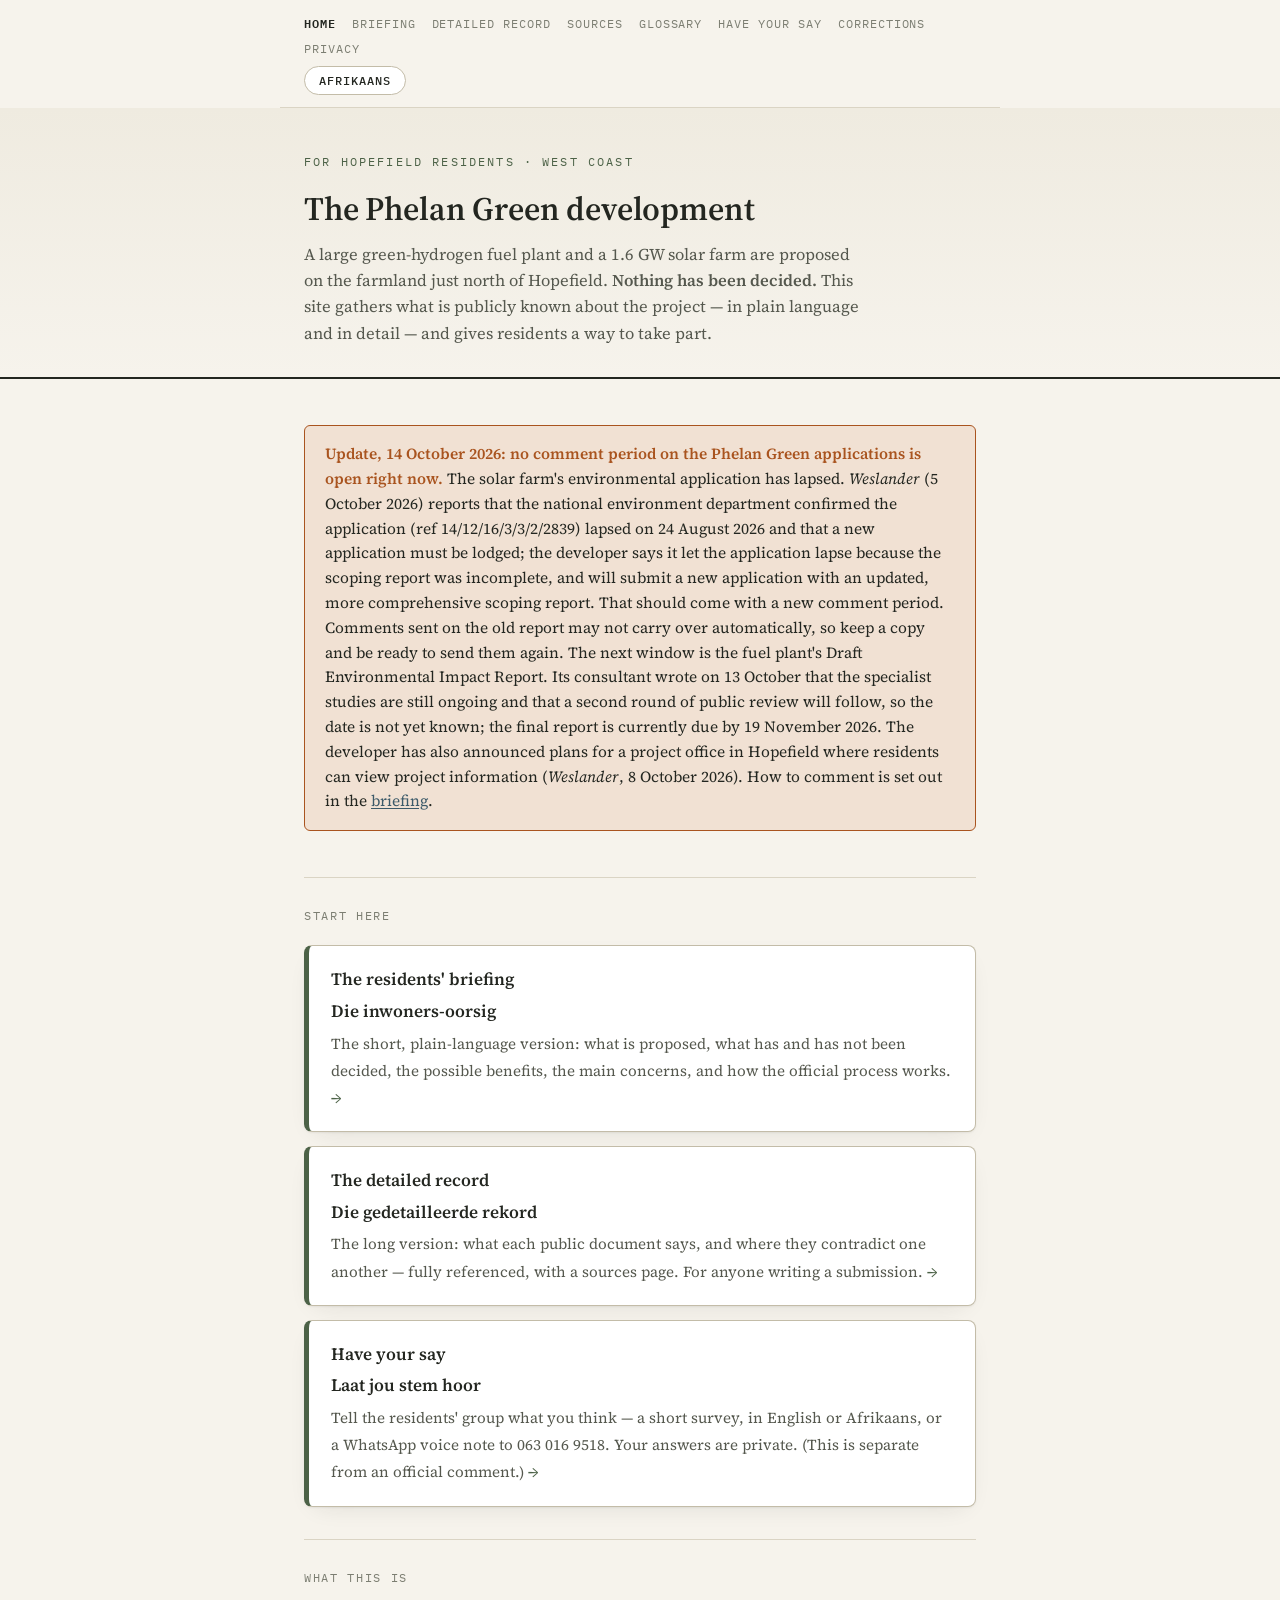
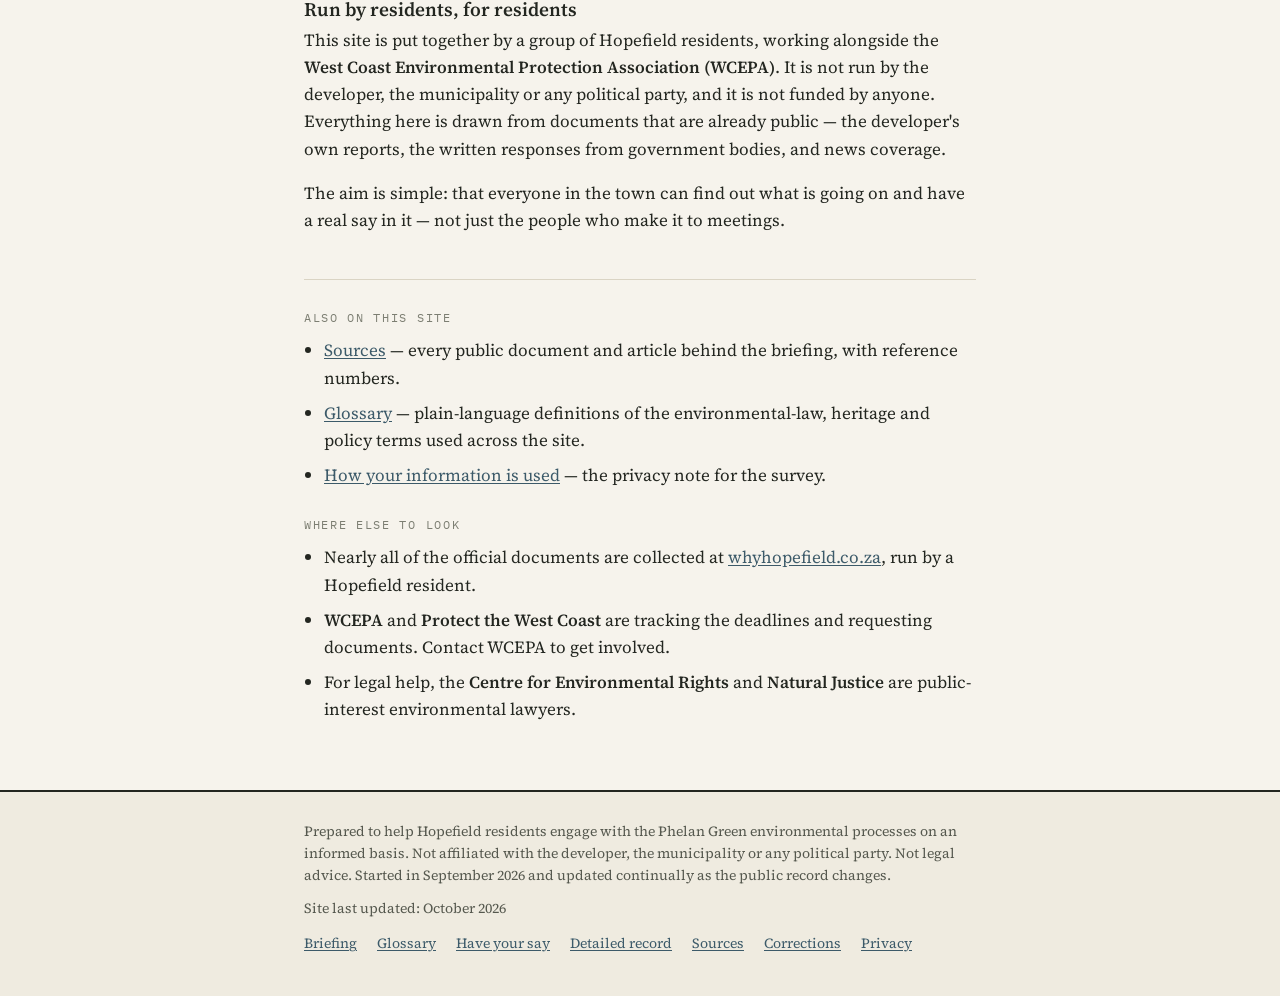
<file: index.html>
<!doctype html>
<html lang="en">
<head>
<meta charset="utf-8">
<meta name="viewport" content="width=device-width,initial-scale=1">
<title>Phelan Green &amp; Hopefield &mdash; the facts, and your say</title>
<meta name="description" content="Plain-language information for Hopefield residents on the proposed Phelan Green fuel-plant and solar development, and a place to tell the residents' group what you think.">
<link rel="icon" href="data:image/svg+xml,%3Csvg xmlns='http://www.w3.org/2000/svg' viewBox='0 0 100 100'%3E%3Ctext y='.9em' font-size='90'%3E%F0%9F%8C%BE%3C/text%3E%3C/svg%3E">
<link rel="preconnect" href="https://fonts.googleapis.com">
<link rel="preconnect" href="https://fonts.gstatic.com" crossorigin>
<link rel="stylesheet" href="https://fonts.googleapis.com/css2?family=Source+Serif+4:ital,opsz,wght@0,8..60,400;0,8..60,600;1,8..60,400&family=IBM+Plex+Mono:wght@400;500;600&display=swap">
<link rel="stylesheet" href="style.css">
</head>
<body>

<div class="topbar">
  <nav class="navlinks" aria-label="Site">
    <a class="home" href="index.html" aria-current="page" lang="en">Home</a><a class="home" href="index.html" aria-current="page" lang="af">Tuis</a>
    <a class="home" href="briefing.html" lang="en">Briefing</a><a class="home" href="briefing.html" lang="af">Oorsig</a>
    <a class="home" href="the-record.html" lang="en">Detailed record</a><a class="home" href="the-record.html" lang="af">Gedet. rekord</a>
    <a class="home" href="sources.html" lang="en">Sources</a><a class="home" href="sources.html" lang="af">Bronne</a>
    <a class="home" href="glossary.html" lang="en">Glossary</a><a class="home" href="glossary.html" lang="af">Woordelys</a>
    <a class="home" href="have-your-say.html" lang="en">Have your say</a><a class="home" href="have-your-say.html" lang="af">Laat jou stem hoor</a>
    <a class="home" href="corrections.html" lang="en">Corrections</a><a class="home" href="corrections.html" lang="af">Regstellings</a>
    <a class="home" href="privacy.html" lang="en">Privacy</a><a class="home" href="privacy.html" lang="af">Privaatheid</a>
  </nav>
  <button class="langbtn" id="langToggle" type="button" aria-label="Switch language">Afrikaans</button>
</div>

<div class="draftbar">
  Voorlopige Afrikaanse vertaling &mdash; laat asseblief 'n Afrikaanssprekende dit nagaan.
</div>

<header class="mast">
  <div class="mast-inner">
    <p class="kicker" lang="en">For Hopefield residents &middot; West Coast</p>
    <p class="kicker" lang="af">Vir Hopefield-inwoners &middot; Weskus</p>
    <h1 class="title">
      <span lang="en">The Phelan Green development</span>
      <span lang="af">Die Phelan Green-ontwikkeling</span>
    </h1>
    <p class="standfirst">
      <span lang="en">A large green-hydrogen fuel plant and a 1.6&nbsp;GW solar farm are proposed on the farmland just north of Hopefield. <strong>Nothing has been decided.</strong> This site gathers what is publicly known about the project &mdash; in plain language and in detail &mdash; and gives residents a way to take part.</span>
      <span lang="af">'n Groot groenwaterstof-brandstofaanleg en 'n 1.6&nbsp;GW sonkragplaas word voorgestel op die plaasgrond net noord van Hopefield. <strong>Niks is besluit nie.</strong> Hierdie webwerf versamel wat openbaar bekend is oor die projek &mdash; in eenvoudige taal en in besonderhede &mdash; en gee inwoners 'n manier om deel te neem.</span>
    </p>
  </div>
</header>

<div class="wrap">
<main>

  <section>
    <div class="callout warn">
      <p style="margin:0" lang="en"><strong>Update, 14 October 2026: no comment period on the Phelan Green applications is open right now.</strong> The solar farm's environmental application has lapsed. <em>Weslander</em> (5 October 2026) reports that the national environment department confirmed the application (ref 14/12/16/3/3/2/2839) lapsed on 24 August 2026 and that a new application must be lodged; the developer says it let the application lapse because the scoping report was incomplete, and will submit a new application with an updated, more comprehensive scoping report. That should come with a new comment period. Comments sent on the old report may not carry over automatically, so keep a copy and be ready to send them again. The next window is the fuel plant's Draft Environmental Impact Report. Its consultant wrote on 13 October that the specialist studies are still ongoing and that a second round of public review will follow, so the date is not yet known; the final report is currently due by 19 November 2026. The developer has also announced plans for a project office in Hopefield where residents can view project information (<em>Weslander</em>, 8 October 2026). How to comment is set out in the <a href="briefing.html#engage">briefing</a>.</p>
      <p style="margin:8px 0 0" lang="af"><strong>Hersien, 14 Oktober 2026: daar is tans geen kommentaartydperk oor die Phelan Green-aansoeke oop nie.</strong> Die sonkragplaas se omgewingsaansoek het verval. <em>Weslander</em> (5 Oktober 2026) berig dat die nasionale omgewingsdepartement bevestig het dat die aansoek (verw. 14/12/16/3/3/2/2839) op 24 Augustus 2026 verval het en dat 'n nuwe aansoek ingedien moet word; die ontwikkelaar s&ecirc; hy het die aansoek laat verval omdat die bestekverslag onvolledig was, en sal 'n nuwe aansoek met 'n bygewerkte, meer omvattende bestekverslag indien. Dit behoort met 'n nuwe kommentaartydperk gepaard te gaan. Kommentaar wat op die ou verslag gestuur is, word dalk nie outomaties oorgedra nie, so hou 'n afskrif en wees gereed om dit weer te stuur. Die volgende venster is die brandstofaanleg se Konsep-omgewingsimpakverslag. Sy konsultant het op 13 Oktober geskryf dat die spesialisstudies nog aan die gang is en dat 'n tweede rondte openbare kommentaar sal volg, so die datum is nog nie bekend nie; die finale verslag moet tans teen 19 November 2026 ingedien word. Die ontwikkelaar het ook planne aangekondig vir 'n projekkantoor in Hopefield waar inwoners projekinligting kan besigtig (<em>Weslander</em>, 8 Oktober 2026). Hoe om kommentaar te lewer word in die <a href="briefing.html#engage">oorsig</a> uiteengesit.</p>
    </div>
  </section>

  <section>
    <p class="eyebrow" lang="en">Start here</p>
    <p class="eyebrow" lang="af">Begin hier</p>
    <div class="actions">
      <a class="action" href="briefing.html">
        <span class="h" lang="en">The residents' briefing</span>
        <span class="h" lang="af">Die inwoners-oorsig</span>
        <span class="d" lang="en">The short, plain-language version: what is proposed, what has and has not been decided, the possible benefits, the main concerns, and how the official process works. <span class="arrow">&rarr;</span></span>
        <span class="d" lang="af">Die kort, eenvoudige weergawe: wat voorgestel word, wat wel en nie besluit is nie, die moontlike voordele, die vernaamste kommer, en hoe die amptelike proses werk. <span class="arrow">&rarr;</span></span>
      </a>
      <a class="action" href="the-record.html">
        <span class="h" lang="en">The detailed record</span>
        <span class="h" lang="af">Die gedetailleerde rekord</span>
        <span class="d" lang="en">The long version: what each public document says, and where they contradict one another &mdash; fully referenced, with a sources page. For anyone writing a submission. <span class="arrow">&rarr;</span></span>
        <span class="d" lang="af">Die lang weergawe: wat elke openbare dokument s&ecirc;, en waar hulle mekaar weerspreek &mdash; ten volle verwys, met 'n bronne-bladsy. Vir enigiemand wat 'n voorlegging skryf. <span class="arrow">&rarr;</span></span>
      </a>
      <a class="action" href="have-your-say.html">
        <span class="h" lang="en">Have your say</span>
        <span class="h" lang="af">Laat jou stem hoor</span>
        <span class="d" lang="en">Tell the residents' group what you think &mdash; a short survey, in English or Afrikaans, or a WhatsApp voice note to 063&nbsp;016&nbsp;9518. Your answers are private. (This is separate from an official comment.) <span class="arrow">&rarr;</span></span>
        <span class="d" lang="af">S&ecirc; vir die inwonersgroep wat jy dink &mdash; 'n kort vraelys, in Afrikaans of Engels, of 'n WhatsApp-stemboodskap na 063&nbsp;016&nbsp;9518. Jou antwoorde is privaat. (Dit is apart van 'n amptelike kommentaar.) <span class="arrow">&rarr;</span></span>
      </a>
    </div>
  </section>

  <section>
    <p class="eyebrow" lang="en">What this is</p>
    <p class="eyebrow" lang="af">Wat dit is</p>
    <h2 class="sec" lang="en">Run by residents, for residents</h2>
    <h2 class="sec" lang="af">Deur inwoners, vir inwoners</h2>
    <p lang="en">This site is put together by a group of Hopefield residents, working alongside the <strong>West Coast Environmental Protection Association (WCEPA)</strong>. It is not run by the developer, the municipality or any political party, and it is not funded by anyone. Everything here is drawn from documents that are already public &mdash; the developer's own reports, the written responses from government bodies, and news coverage.</p>
    <p lang="af">Hierdie webwerf word saamgestel deur 'n groep Hopefield-inwoners, saam met die <strong>Weskus Omgewingsbeskermingsvereniging (WCEPA)</strong>. Dit word nie deur die ontwikkelaar, die munisipaliteit of enige politieke party bestuur nie, en dit word deur niemand befonds nie. Alles hier kom uit dokumente wat reeds openbaar is &mdash; die ontwikkelaar se eie verslae, die skriftelike reaksies van staatsliggame, en nuusdekking.</p>
    <p lang="en">The aim is simple: that everyone in the town can find out what is going on and have a real say in it &mdash; not just the people who make it to meetings.</p>
    <p lang="af">Die doel is eenvoudig: dat almal in die dorp kan uitvind wat aangaan en 'n werklike s&ecirc; daarin kan h&ecirc; &mdash; nie net die mense wat by vergaderings uitkom nie.</p>
  </section>

  <section>
    <p class="eyebrow" lang="en">Also on this site</p>
    <p class="eyebrow" lang="af">Ook op hierdie webwerf</p>
    <ul class="plain">
      <li lang="en"><a href="sources.html">Sources</a> &mdash; every public document and article behind the briefing, with reference numbers.</li>
      <li lang="af"><a href="sources.html">Bronne</a> &mdash; elke openbare dokument en artikel agter die oorsig, met verwysingsnommers.</li>
      <li lang="en"><a href="glossary.html">Glossary</a> &mdash; plain-language definitions of the environmental-law, heritage and policy terms used across the site.</li>
      <li lang="af"><a href="glossary.html">Woordelys</a> &mdash; eenvoudige-taal-definisies van die omgewingsreg-, erfenis- en beleidsterme regoor die webwerf gebruik.</li>
      <li lang="en"><a href="privacy.html">How your information is used</a> &mdash; the privacy note for the survey.</li>
      <li lang="af"><a href="privacy.html">Hoe jou inligting gebruik word</a> &mdash; die privaatheidsnota vir die vraelys.</li>
    </ul>
    <p class="eyebrow" style="margin-top:26px" lang="en">Where else to look</p>
    <p class="eyebrow" style="margin-top:26px" lang="af">Waar anders om te kyk</p>
    <ul class="plain">
      <li lang="en">Nearly all of the official documents are collected at <a href="https://www.whyhopefield.co.za/">whyhopefield.co.za</a>, run by a Hopefield resident.</li>
      <li lang="af">Byna al die amptelike dokumente is versamel by <a href="https://www.whyhopefield.co.za/">whyhopefield.co.za</a>, bestuur deur 'n Hopefield-inwoner.</li>
      <li lang="en"><strong>WCEPA</strong> and <strong>Protect the West Coast</strong> are tracking the deadlines and requesting documents. Contact WCEPA to get involved.</li>
      <li lang="af"><strong>WCEPA</strong> en <strong>Protect the West Coast</strong> hou die sperdatums dop en versoek dokumente. Kontak WCEPA om betrokke te raak.</li>
      <li lang="en">For legal help, the <strong>Centre for Environmental Rights</strong> and <strong>Natural Justice</strong> are public-interest environmental lawyers.</li>
      <li lang="af">Vir regshulp is die <strong>Centre for Environmental Rights</strong> en <strong>Natural Justice</strong> openbare-belang omgewingsprokureurs.</li>
    </ul>
  </section>

</main>
</div>

<footer>
  <div class="footer-inner">
    <p class="disc" lang="en">Prepared to help Hopefield residents engage with the Phelan Green environmental processes on an informed basis. Not affiliated with the developer, the municipality or any political party. Not legal advice. Started in September 2026 and updated continually as the public record changes.</p>
    <p class="disc" lang="af">Saamgestel om Hopefield-inwoners te help om ingelig by die Phelan Green-omgewingsprosesse betrokke te raak. Nie verbonde aan die ontwikkelaar, die munisipaliteit of enige politieke party nie. Nie regsadvies nie. In September 2026 begin en word deurlopend bygewerk soos die openbare rekord verander.</p>
    <p class="disc" style="margin-top:8px">
      <span lang="en">Site last updated: </span><span lang="af">Webwerf laas opgedateer: </span><span id="siteUpdated">October 2026</span>
    </p>
    <nav>
      <a href="briefing.html" lang="en">Briefing</a><a href="briefing.html" lang="af">Oorsig</a>
      <a href="glossary.html" lang="en">Glossary</a><a href="glossary.html" lang="af">Woordelys</a>
      <a href="have-your-say.html" lang="en">Have your say</a><a href="have-your-say.html" lang="af">Laat jou stem hoor</a>
      <a href="the-record.html" lang="en">Detailed record</a><a href="the-record.html" lang="af">Gedetailleerde rekord</a>
      <a href="sources.html" lang="en">Sources</a><a href="sources.html" lang="af">Bronne</a>
      <a href="corrections.html" lang="en">Corrections</a><a href="corrections.html" lang="af">Regstellings</a>
      <a href="privacy.html" lang="en">Privacy</a><a href="privacy.html" lang="af">Privaatheid</a>
    </nav>
  </div>
</footer>

<script src="site.js"></script>
</body>
</html>
</file>
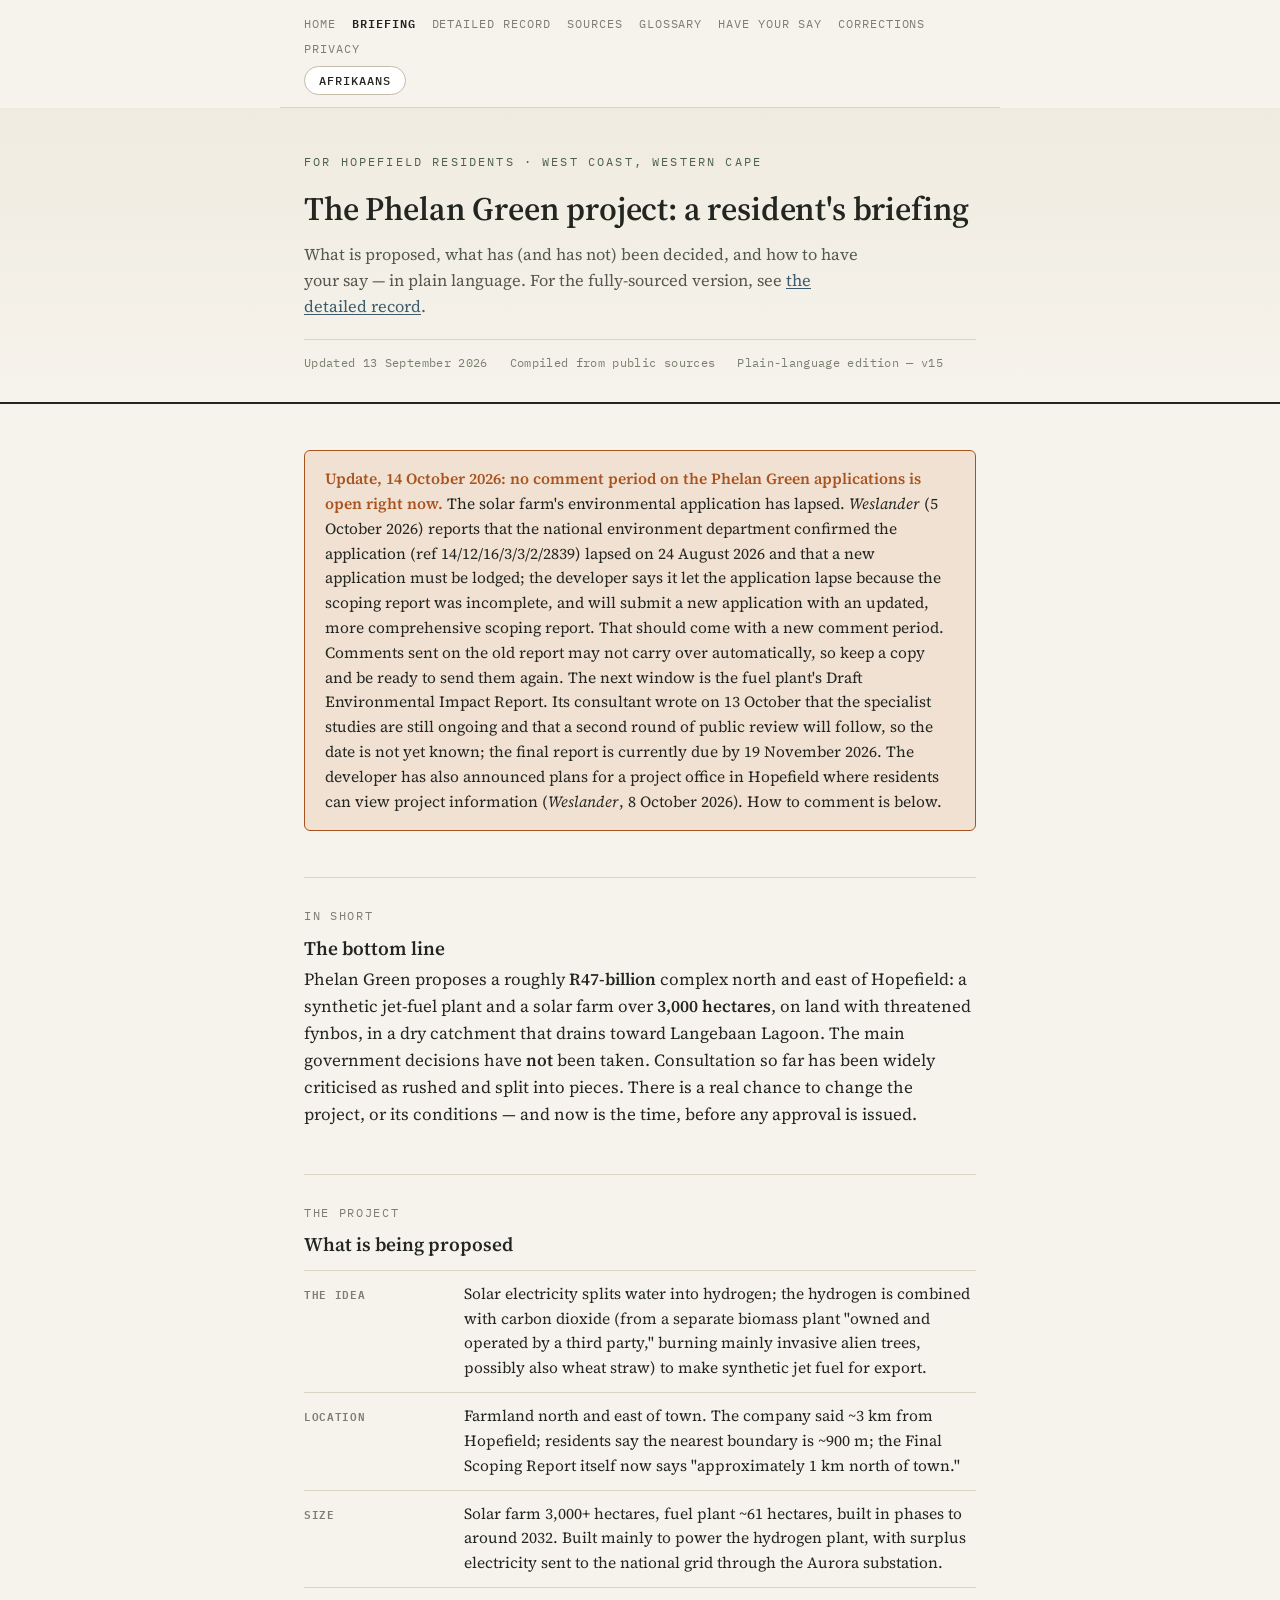
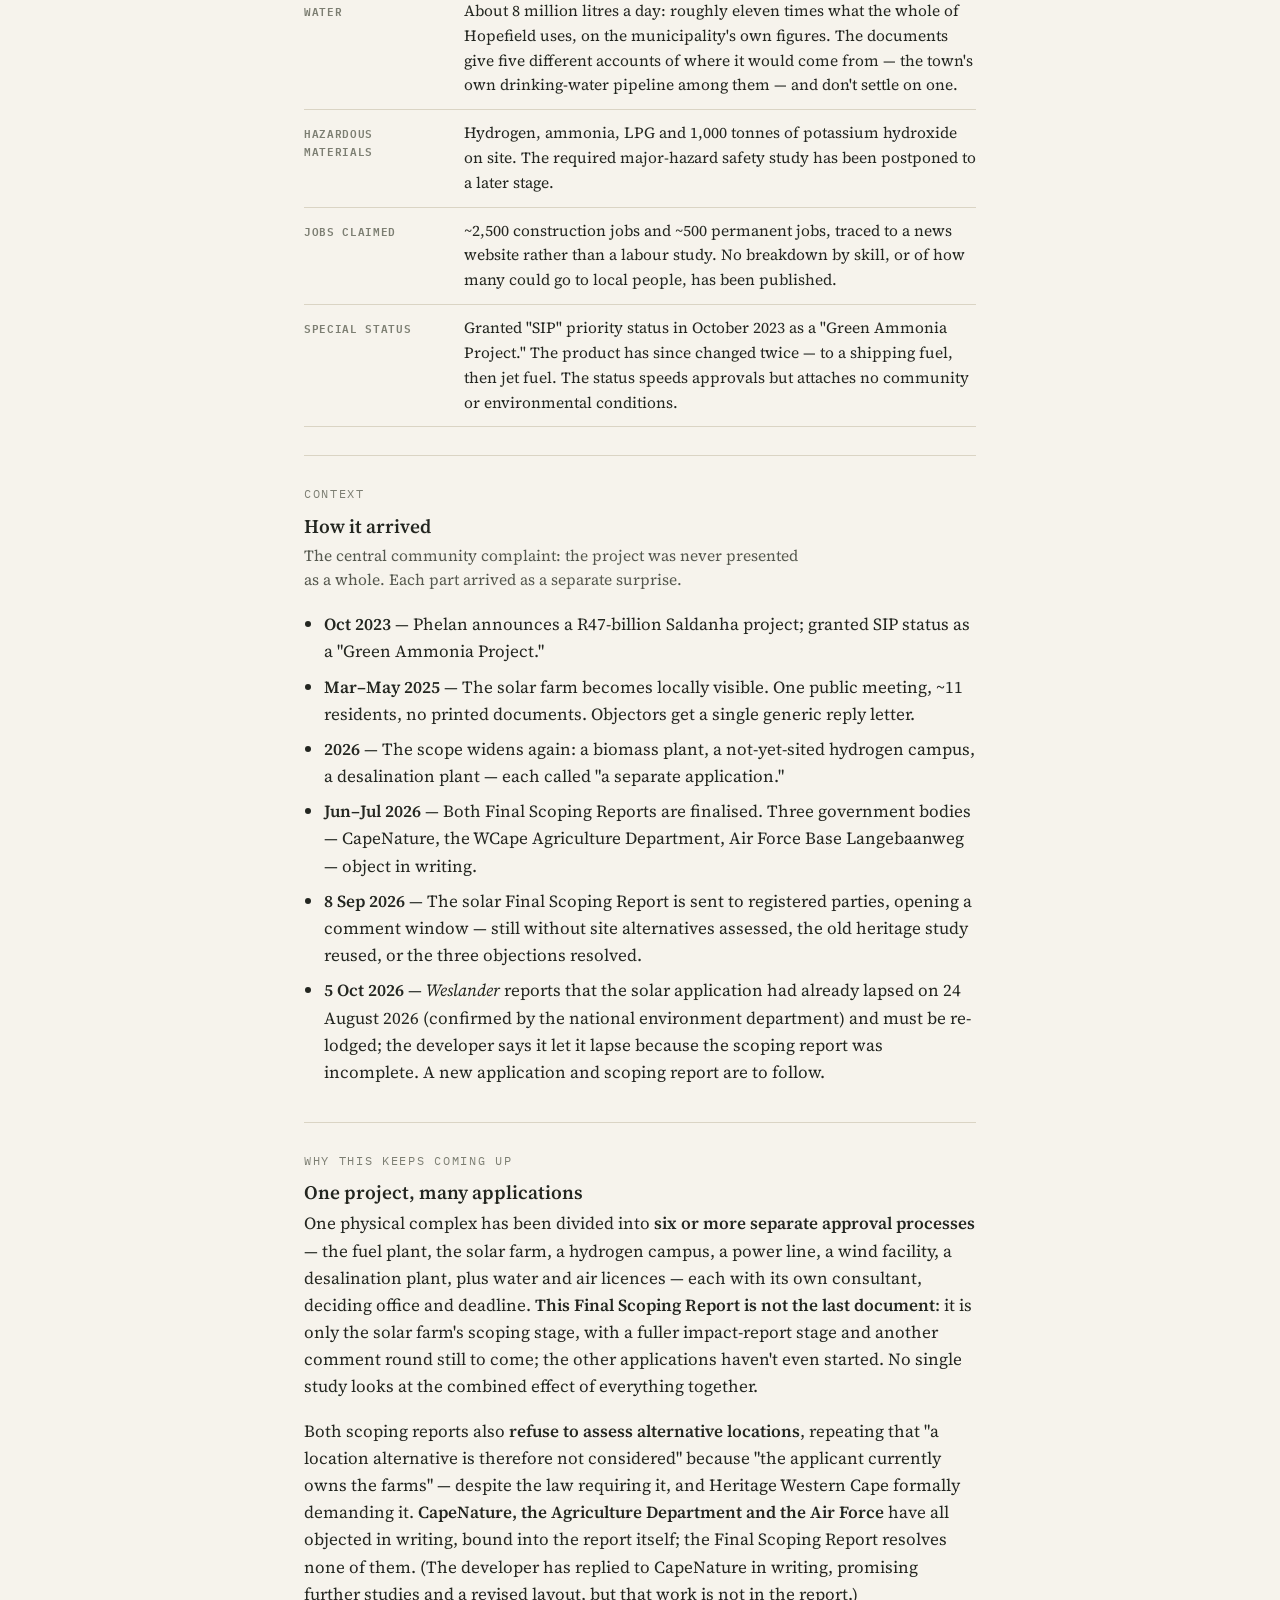
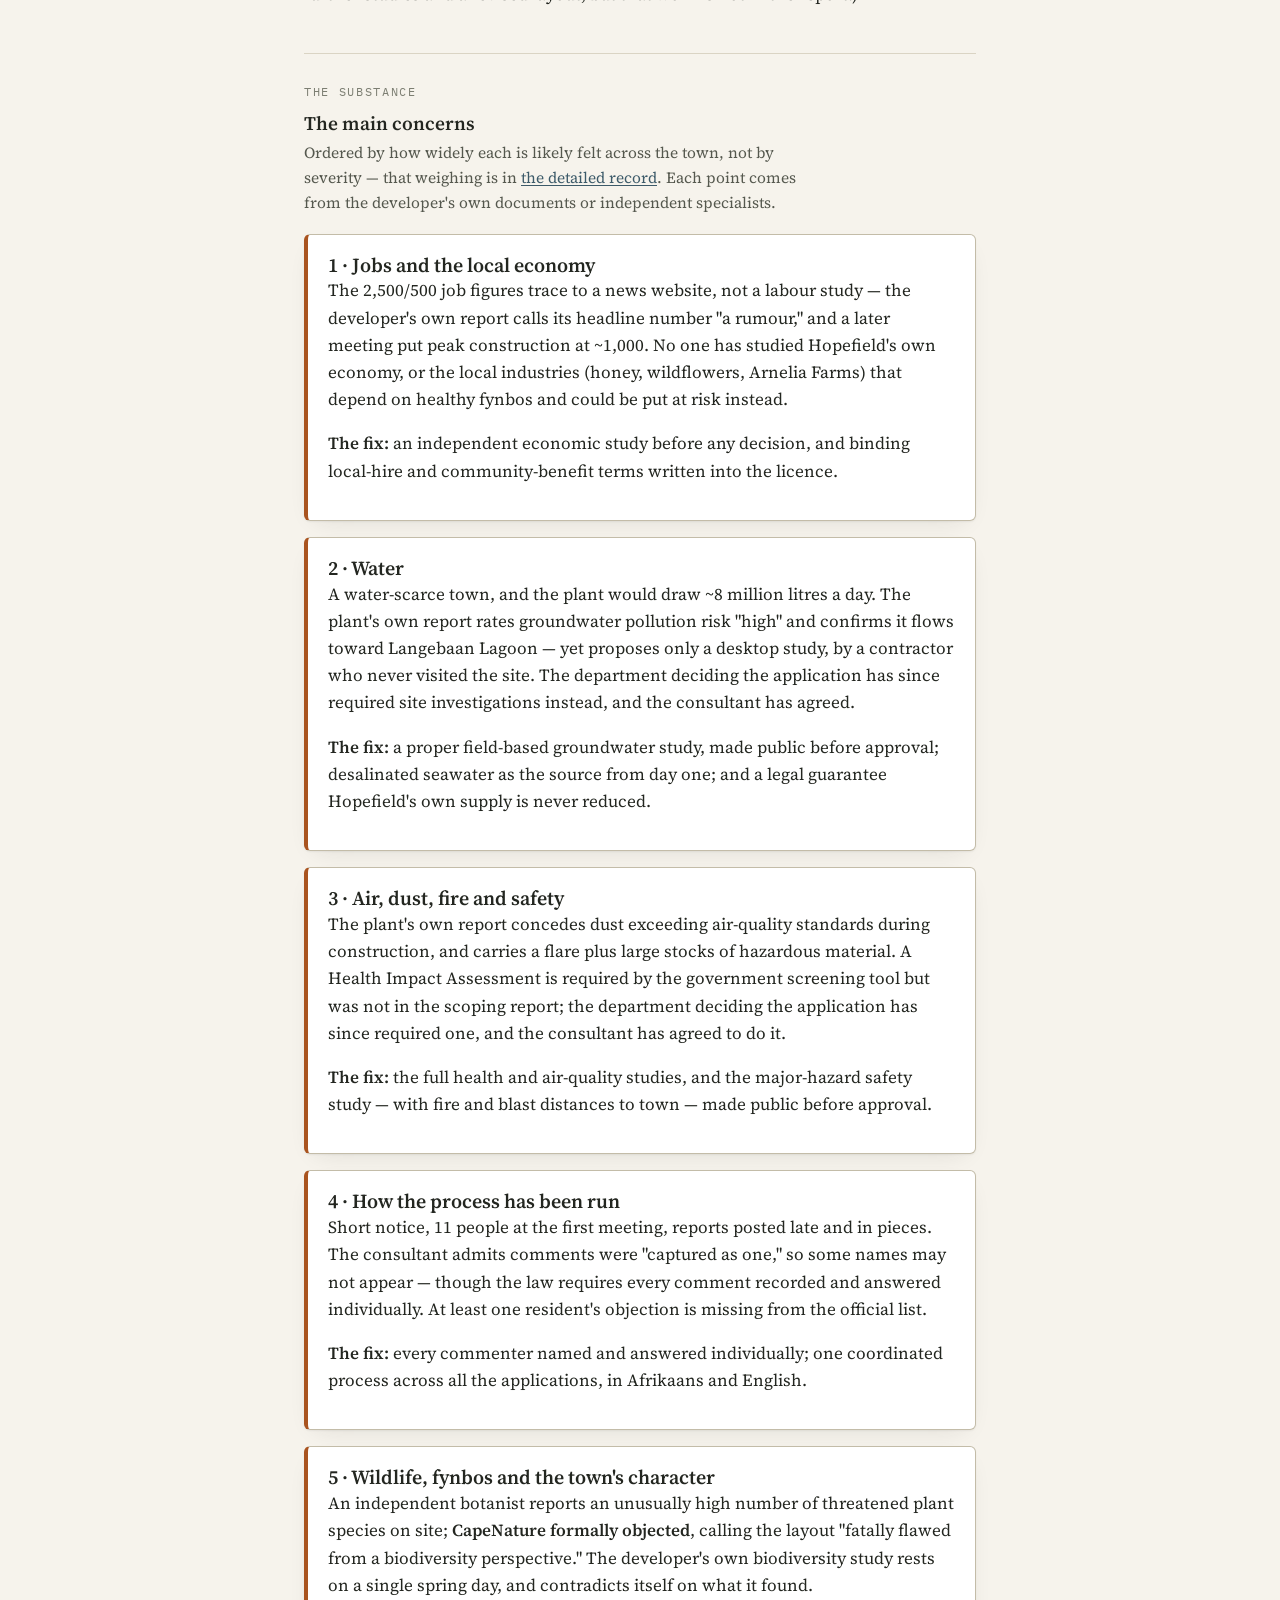
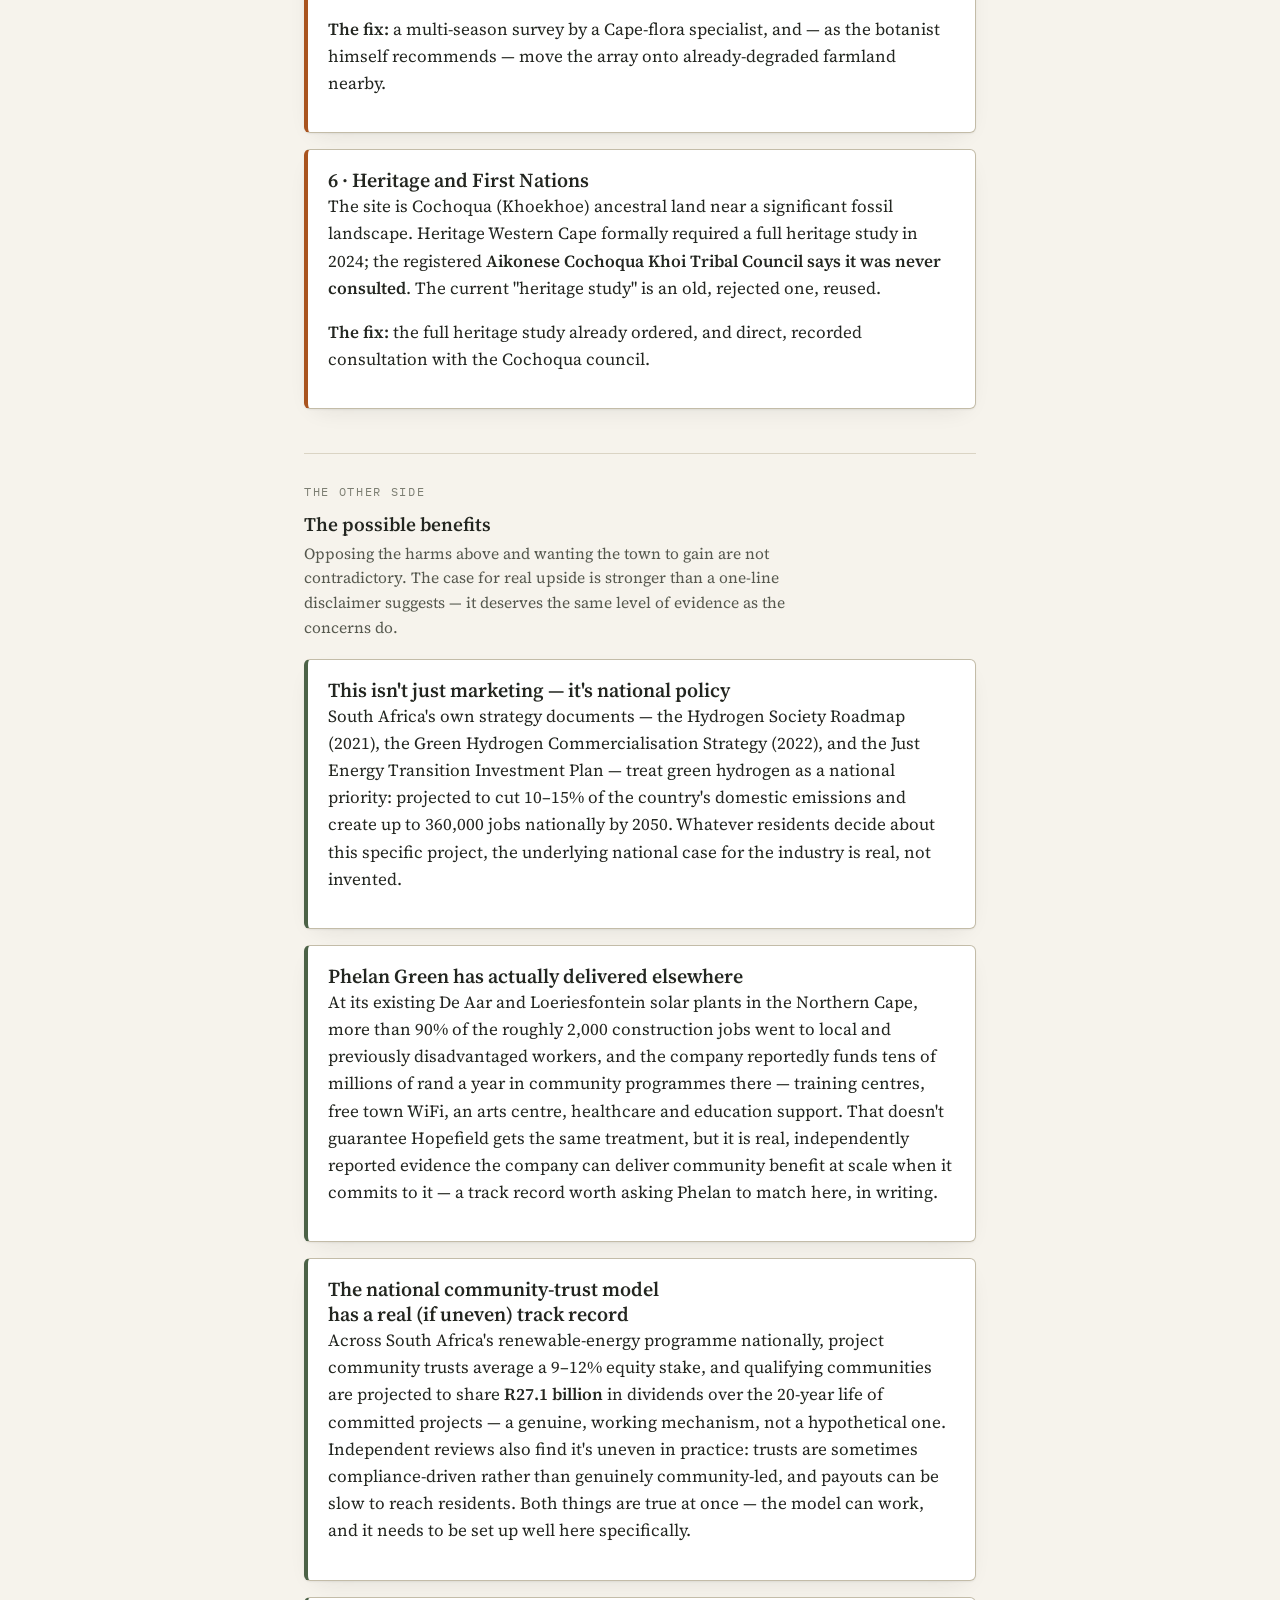
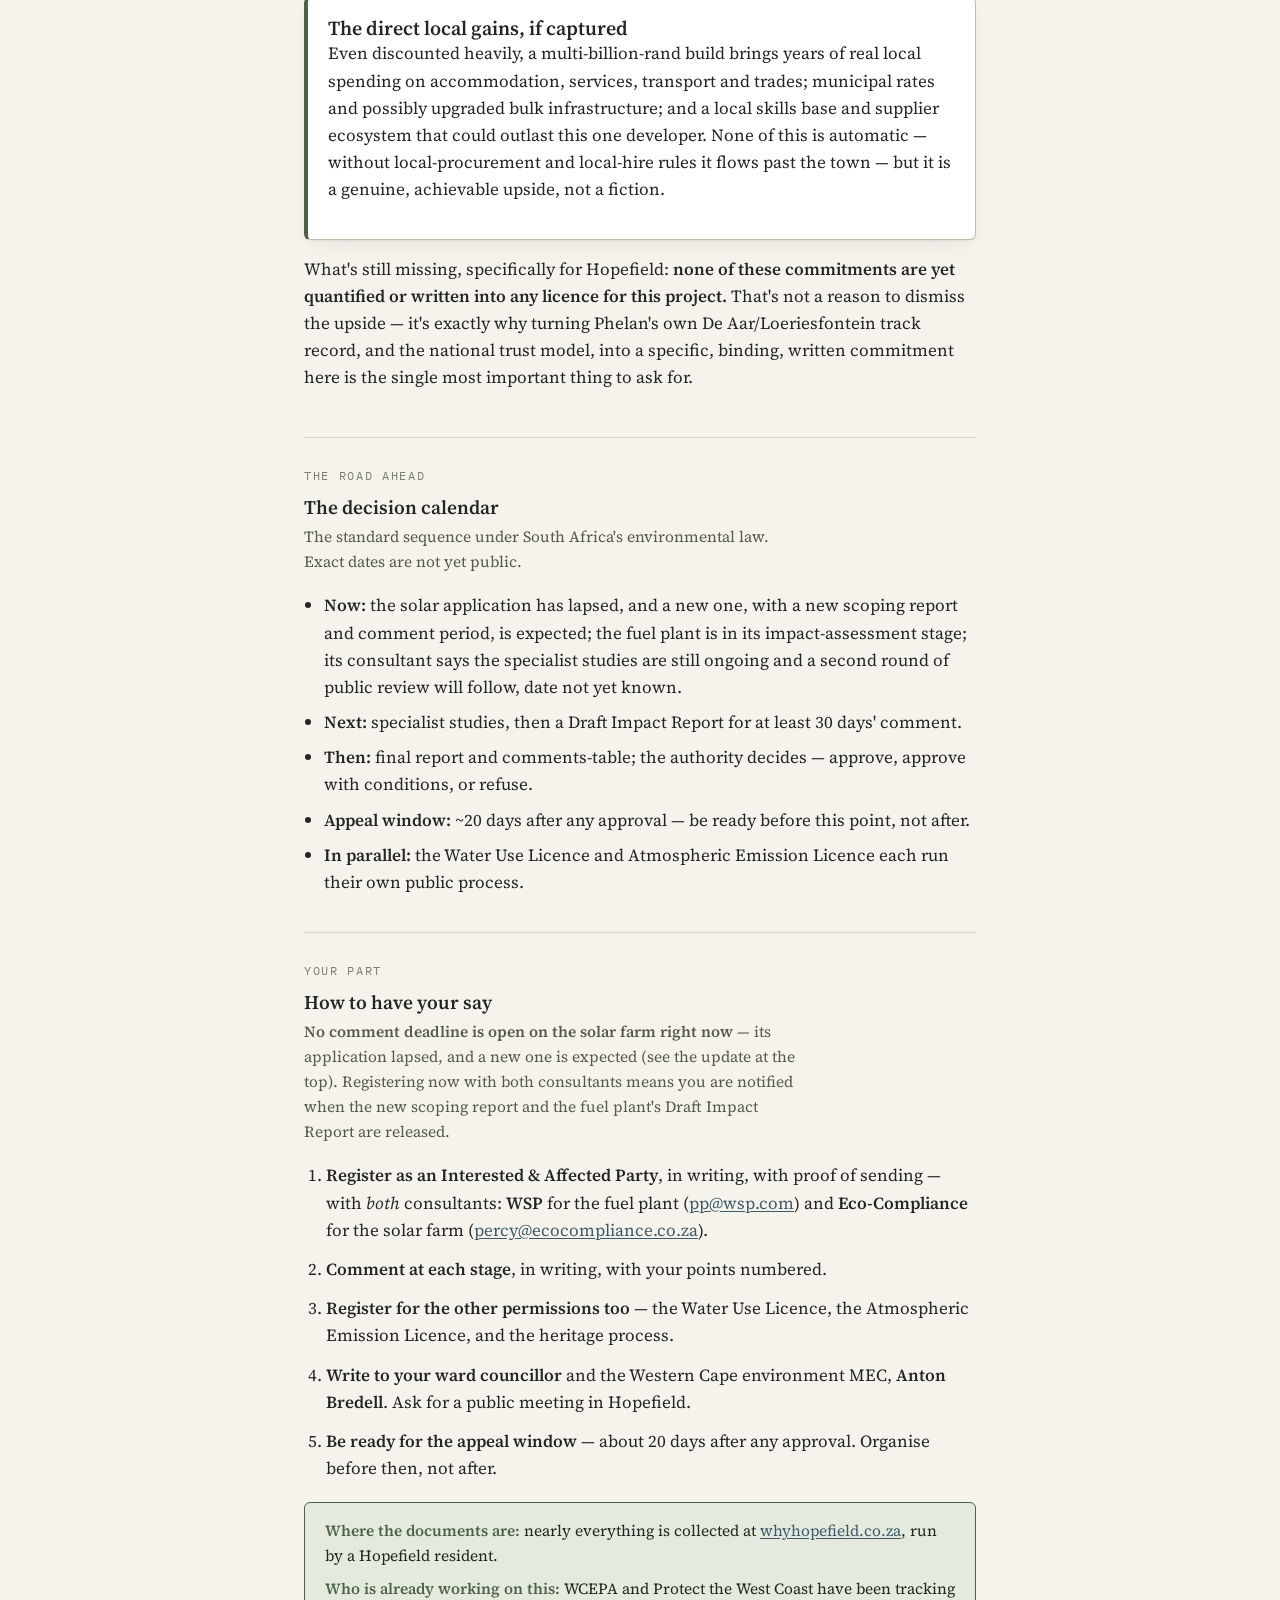
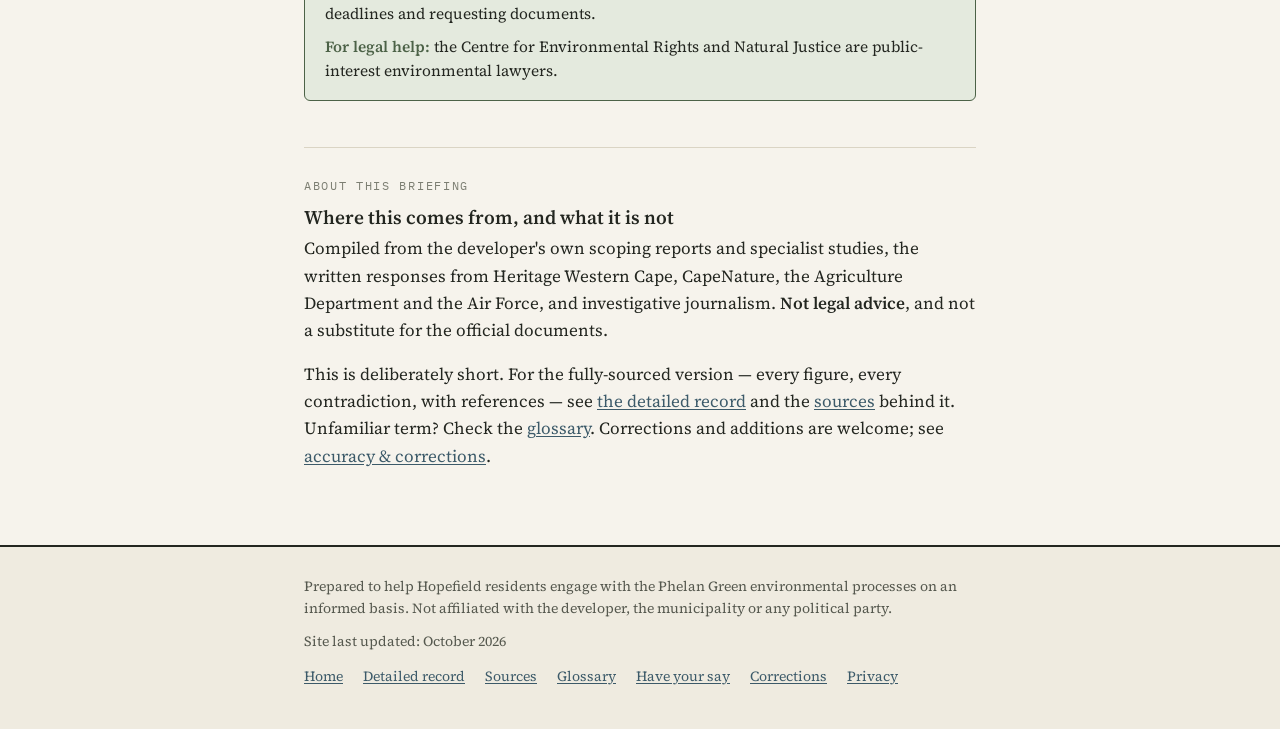
<file: briefing.html>
<!doctype html>
<html lang="en">
<head>
<meta charset="utf-8">
<meta name="viewport" content="width=device-width,initial-scale=1">
<title>Hopefield Resident's Briefing</title>
<meta name="description" content="A brief, plain-language briefing for Hopefield residents on the proposed Phelan Green fuel-plant and solar development: what is proposed, what has and has not been decided, and how to take part.">
<link rel="icon" href="data:image/svg+xml,%3Csvg xmlns='http://www.w3.org/2000/svg' viewBox='0 0 100 100'%3E%3Ctext y='.9em' font-size='90'%3E%F0%9F%8C%BE%3C/text%3E%3C/svg%3E">
<link rel="preconnect" href="https://fonts.googleapis.com">
<link rel="preconnect" href="https://fonts.gstatic.com" crossorigin>
<link rel="stylesheet" href="https://fonts.googleapis.com/css2?family=Source+Serif+4:ital,opsz,wght@0,8..60,400;0,8..60,600;1,8..60,400&family=IBM+Plex+Mono:wght@400;500;600&display=swap">
<link rel="stylesheet" href="style.css">
</head>
<body>

<div class="topbar">
  <nav class="navlinks" aria-label="Site">
    <a class="home" href="index.html" lang="en">Home</a><a class="home" href="index.html" lang="af">Tuis</a>
    <a class="home" href="briefing.html" aria-current="page" lang="en">Briefing</a><a class="home" href="briefing.html" aria-current="page" lang="af">Oorsig</a>
    <a class="home" href="the-record.html" lang="en">Detailed record</a><a class="home" href="the-record.html" lang="af">Gedet. rekord</a>
    <a class="home" href="sources.html" lang="en">Sources</a><a class="home" href="sources.html" lang="af">Bronne</a>
    <a class="home" href="glossary.html" lang="en">Glossary</a><a class="home" href="glossary.html" lang="af">Woordelys</a>
    <a class="home" href="have-your-say.html" lang="en">Have your say</a><a class="home" href="have-your-say.html" lang="af">Laat jou stem hoor</a>
    <a class="home" href="corrections.html" lang="en">Corrections</a><a class="home" href="corrections.html" lang="af">Regstellings</a>
    <a class="home" href="privacy.html" lang="en">Privacy</a><a class="home" href="privacy.html" lang="af">Privaatheid</a>
  </nav>
  <button class="langbtn" id="langToggle" type="button" aria-label="Switch language">Afrikaans</button>
</div>

<header class="mast">
  <div class="mast-inner">
    <p class="kicker" lang="en">For Hopefield residents &middot; West Coast, Western Cape</p>
    <p class="kicker" lang="af">Vir Hopefield-inwoners &middot; Weskus, Wes-Kaap</p>
    <h1 class="title">
      <span lang="en">The Phelan Green project: a resident's briefing</span>
      <span lang="af">Die Phelan Green-projek: 'n inwoner-oorsig</span>
    </h1>
    <p class="standfirst">
      <span lang="en">What is proposed, what has (and has not) been decided, and how to have your say &mdash; in plain language. For the fully-sourced version, see <a href="the-record.html">the detailed record</a>.</span>
      <span lang="af">Wat voorgestel word, wat reeds (en nog nie) besluit is (nie), en hoe om jou s&ecirc; te s&ecirc; &mdash; in eenvoudige taal. Vir die weergawe met volledige bronverwysings, sien <a href="the-record.html">die gedetailleerde rekord</a>.</span>
    </p>
    <div class="mast-meta">
      <span lang="en">Updated 13 September 2026</span><span lang="af">Opgedateer 13 September 2026</span>
      <span lang="en">Compiled from public sources</span><span lang="af">Saamgestel uit openbare bronne</span>
      <span lang="en">Plain-language edition &mdash; v15</span><span lang="af">Uitgawe in eenvoudige taal &mdash; v15</span>
    </div>
  </div>
</header>

<div class="wrap">
<main>

  <section id="how">
    <div class="callout warn">
      <p style="margin:0" lang="en"><strong>Update, 14 October 2026: no comment period on the Phelan Green applications is open right now.</strong> The solar farm's environmental application has lapsed. <em>Weslander</em> (5 October 2026) reports that the national environment department confirmed the application (ref 14/12/16/3/3/2/2839) lapsed on 24 August 2026 and that a new application must be lodged; the developer says it let the application lapse because the scoping report was incomplete, and will submit a new application with an updated, more comprehensive scoping report. That should come with a new comment period. Comments sent on the old report may not carry over automatically, so keep a copy and be ready to send them again. The next window is the fuel plant's Draft Environmental Impact Report. Its consultant wrote on 13 October that the specialist studies are still ongoing and that a second round of public review will follow, so the date is not yet known; the final report is currently due by 19 November 2026. The developer has also announced plans for a project office in Hopefield where residents can view project information (<em>Weslander</em>, 8 October 2026). How to comment is below.</p>
      <p style="margin:8px 0 0" lang="af"><strong>Hersien, 14 Oktober 2026: daar is tans geen kommentaartydperk oor die Phelan Green-aansoeke oop nie.</strong> Die sonkragplaas se omgewingsaansoek het verval. <em>Weslander</em> (5 Oktober 2026) berig dat die nasionale omgewingsdepartement bevestig het dat die aansoek (verw. 14/12/16/3/3/2/2839) op 24 Augustus 2026 verval het en dat 'n nuwe aansoek ingedien moet word; die ontwikkelaar s&ecirc; hy het die aansoek laat verval omdat die bestekverslag onvolledig was, en sal 'n nuwe aansoek met 'n bygewerkte, meer omvattende bestekverslag indien. Dit behoort met 'n nuwe kommentaartydperk gepaard te gaan. Kommentaar wat op die ou verslag gestuur is, word dalk nie outomaties oorgedra nie, so hou 'n afskrif en wees gereed om dit weer te stuur. Die volgende venster is die brandstofaanleg se Konsep-omgewingsimpakverslag. Sy konsultant het op 13 Oktober geskryf dat die spesialisstudies nog aan die gang is en dat 'n tweede rondte openbare kommentaar sal volg, so die datum is nog nie bekend nie; die finale verslag moet tans teen 19 November 2026 ingedien word. Die ontwikkelaar het ook planne aangekondig vir 'n projekkantoor in Hopefield waar inwoners projekinligting kan besigtig (<em>Weslander</em>, 8 Oktober 2026). Hoe om kommentaar te lewer, is hieronder.</p>
    </div>
  </section>

  <section id="bottomline">
    <p class="eyebrow" lang="en">In short</p>
    <p class="eyebrow" lang="af">Kortliks</p>
    <h2 class="sec" lang="en">The bottom line</h2>
    <h2 class="sec" lang="af">Kort opsomming</h2>
    <p lang="en">Phelan Green proposes a roughly <strong>R47-billion</strong> complex north and east of Hopefield: a synthetic jet-fuel plant and a solar farm over <strong>3,000 hectares</strong>, on land with threatened fynbos, in a dry catchment that drains toward Langebaan Lagoon. The main government decisions have <strong>not</strong> been taken. Consultation so far has been widely criticised as rushed and split into pieces. There is a real chance to change the project, or its conditions &mdash; and now is the time, before any approval is issued.</p>
    <p lang="af">Phelan Green stel 'n ongeveer <strong>R47-miljard</strong> kompleks noord en oos van Hopefield voor: 'n sintetiese straalbrandstofaanleg en 'n sonkragplaas van meer as <strong>3 000 hektaar</strong>, op grond met bedreigde fynbos, in 'n dro&euml; opvanggebied wat na die Langebaan-lagune afloop. Die hoof regeringsbesluite is <strong>nog nie</strong> geneem nie. Die openbare deelname tot dusver is wyd gekritiseer dat dit gehaas en in stukke opgebreek word. Daar is 'n regte kans om die projek, of sy voorwaardes, te verander &mdash; en nou is die tyd, voordat enige goedkeuring uitgereik word.</p>
  </section>

  <section id="what">
    <p class="eyebrow" lang="en">The project</p>
    <p class="eyebrow" lang="af">Die projek</p>
    <h2 class="sec" lang="en">What is being proposed</h2>
    <h2 class="sec" lang="af">Wat voorgestel word</h2>
    <dl class="factlist" lang="en">
      <div><dt>The idea</dt><dd>Solar electricity splits water into hydrogen; the hydrogen is combined with carbon dioxide (from a separate biomass plant "owned and operated by a third party," burning mainly invasive alien trees, possibly also wheat straw) to make synthetic jet fuel for export.</dd></div>
      <div><dt>Location</dt><dd>Farmland north and east of town. The company said ~3&nbsp;km from Hopefield; residents say the nearest boundary is ~900&nbsp;m; the Final Scoping Report itself now says "approximately 1&nbsp;km north of town."</dd></div>
      <div><dt>Size</dt><dd>Solar farm 3,000+&nbsp;hectares, fuel plant ~61&nbsp;hectares, built in phases to around 2032. Built mainly to power the hydrogen plant, with surplus electricity sent to the national grid through the Aurora substation.</dd></div>
      <div><dt>Water</dt><dd>About 8&nbsp;million litres a day: roughly eleven times what the whole of Hopefield uses, on the municipality's own figures. The documents give five different accounts of where it would come from &mdash; the town's own drinking-water pipeline among them &mdash; and don't settle on one.</dd></div>
      <div><dt>Hazardous materials</dt><dd>Hydrogen, ammonia, LPG and 1,000&nbsp;tonnes of potassium hydroxide on site. The required major-hazard safety study has been postponed to a later stage.</dd></div>
      <div><dt>Jobs claimed</dt><dd>~2,500 construction jobs and ~500 permanent jobs, traced to a news website rather than a labour study. No breakdown by skill, or of how many could go to local people, has been published.</dd></div>
      <div><dt>Special status</dt><dd>Granted "SIP" priority status in October 2023 as a "Green Ammonia Project." The product has since changed twice &mdash; to a shipping fuel, then jet fuel. The status speeds approvals but attaches no community or environmental conditions.</dd></div>
    </dl>
    <dl class="factlist" lang="af">
      <div><dt>Die idee</dt><dd>Sonkrag verdeel water in waterstof; die waterstof word gekombineer met koolstofdioksied (afkomstig van &rsquo;n aparte biomassa-aanleg wat deur &rsquo;n derde party besit en bedryf word, en hoofsaaklik uitheemse indringerbome, moontlik ook koringstrooi, verbrand) om sintetiese straalbrandstof vir uitvoer te vervaardig.</dd></div>
      <div><dt>Ligging</dt><dd>Plaasgrond noord en oos van die dorp. Die maatskappy het ges&ecirc; ~3&nbsp;km van Hopefield; inwoners s&ecirc; die naaste grens is ~900&nbsp;m; die Finale Bestekverslag self s&ecirc; nou "ongeveer 1&nbsp;km noord van die dorp."</dd></div>
      <div><dt>Grootte</dt><dd>Sonkragplaas 3 000+&nbsp;hektaar, brandstofaanleg ~61&nbsp;hektaar, in fases gebou tot ongeveer 2032. Dit word hoofsaaklik gebou om die waterstof-aanleg van krag te voorsien, met oorskotkrag wat deur die Aurora-substasie na die nasionale kragnet gestuur word.</dd></div>
      <div><dt>Water</dt><dd>Ongeveer 8&nbsp;miljoen liter per dag: sowat elf keer meer as wat die hele Hopefield gebruik, volgens die munisipaliteit se eie syfers. Die dokumente gee vyf verskillende weergawes van waar dit vandaan sou kom &mdash; die dorp se eie drinkwaterpyplyn onder andere &mdash; en berus nie by enige van die weergawes nie.</dd></div>
      <div><dt>Gevaarlike materiaal</dt><dd>Waterstof, ammoniak, vloeibare petrolgas en 1 000&nbsp;ton kaliumhidroksied op die terrein. Die vereiste groot-gevaar-veiligheidstudie is na 'n latere fase uitgestel.</dd></div>
      <div><dt>Poste beweer</dt><dd>~2 500 konstruksieposte en ~500 permanente poste, na 'n nuuswebwerf teruggevoer eerder as 'n arbeidstudie. Geen uiteensetting volgens vaardigheid, of van hoeveel aan plaaslike inwoners toegeken sou kon word, is gepubliseer nie.</dd></div>
      <div><dt>Spesiale status</dt><dd>In Oktober 2023 "SIP"-prioriteitstatus toegeken as 'n "Groenammoniakprojek." Die produk het sedertdien twee keer verander &mdash; na skeepsvaartbrandstof, toe straalbrandstof. Die status bespoedig goedkeurings maar heg geen gemeenskap- of omgewingsvoorwaardes nie.</dd></div>
    </dl>
  </section>

  <section id="history">
    <p class="eyebrow" lang="en">Context</p>
    <p class="eyebrow" lang="af">Konteks</p>
    <h2 class="sec" lang="en">How it arrived</h2>
    <h2 class="sec" lang="af">Hoe dit hier gekom het</h2>
    <p class="sec-note" lang="en">The central community complaint: the project was never presented as a whole. Each part arrived as a separate surprise.</p>
    <p class="sec-note" lang="af">Die gemeenskap se hoofklagte: die projek is nooit as 'n geheel aangebied nie. Elke deel het as 'n aparte verrassing opgedaag.</p>
    <ul class="plain">
      <li lang="en"><strong>Oct 2023</strong> &mdash; Phelan announces a R47-billion Saldanha project; granted SIP status as a "Green Ammonia Project."</li>
      <li lang="af"><strong>Okt 2023</strong> &mdash; Phelan kondig 'n R47-miljard Saldanha-projek aan; SIP-status toegeken as 'n "Groenammoniakprojek."</li>
      <li lang="en"><strong>Mar&ndash;May 2025</strong> &mdash; The solar farm becomes locally visible. One public meeting, ~11 residents, no printed documents. Objectors get a single generic reply letter.</li>
      <li lang="af"><strong>Mrt&ndash;Mei 2025</strong> &mdash; Die sonkragplaas word plaaslik sigbaar. Een openbare vergadering, ~11 inwoners, geen gedrukte dokumente nie. Beswaarmakers kry een generiese antwoordbrief.</li>
      <li lang="en"><strong>2026</strong> &mdash; The scope widens again: a biomass plant, a not-yet-sited hydrogen campus, a desalination plant &mdash; each called "a separate application."</li>
      <li lang="af"><strong>2026</strong> &mdash; Die omvang groei weer: &rsquo;n biomassa-aanleg, 'n waterstofkompleks waarvan die ligging nog nie bepaal is nie, 'n ontsoutingsaanleg &mdash; elk as "'n aparte aansoek" genoem.</li>
      <li lang="en"><strong>Jun&ndash;Jul 2026</strong> &mdash; Both Final Scoping Reports are finalised. Three government bodies &mdash; CapeNature, the WCape Agriculture Department, Air Force Base Langebaanweg &mdash; object in writing.</li>
      <li lang="af"><strong>Jun&ndash;Jul 2026</strong> &mdash; Albei Finale Bestekverslae word gefinaliseer. Drie regeringsliggame &mdash; CapeNature, die Wes-Kaapse Departement Landbou, Lugmagbasis Langebaanweg &mdash; maak elk skriftelik beswaar.</li>
      <li lang="en"><strong>8 Sep 2026</strong> &mdash; The solar Final Scoping Report is sent to registered parties, opening a comment window &mdash; still without site alternatives assessed, the old heritage study reused, or the three objections resolved.</li>
      <li lang="en"><strong>5 Oct 2026</strong> &mdash; <em>Weslander</em> reports that the solar application had already lapsed on 24 August 2026 (confirmed by the national environment department) and must be re-lodged; the developer says it let it lapse because the scoping report was incomplete. A new application and scoping report are to follow.</li>
      <li lang="af"><strong>5 Okt 2026</strong> &mdash; <em>Weslander</em> berig dat die sonkragplaas-aansoek reeds op 24 Augustus 2026 verval het (bevestig deur die nasionale omgewingsdepartement) en weer ingedien moet word; die ontwikkelaar s&ecirc; hy het dit laat verval omdat die bestekverslag onvolledig was. 'n Nuwe aansoek en bestekverslag sal volg.</li>
      <li lang="af"><strong>8 Sep 2026</strong> &mdash; Die sonkragplaas se Finale Bestekverslag word aan geregistreerde partye gestuur, wat 'n kommentaar-venster open &mdash; steeds sonder ge&euml;valueerde terreinalternatiewe, met die ou erfenisstudie hergebruik, en die drie besware onopgelos.</li>
    </ul>
  </section>

  <section id="split">
    <p class="eyebrow" lang="en">Why this keeps coming up</p>
    <p class="eyebrow" lang="af">Hoekom dit steeds opduik</p>
    <h2 class="sec" lang="en">One project, many applications</h2>
    <h2 class="sec" lang="af">Een projek, baie aansoeke</h2>
    <p lang="en">One physical complex has been divided into <strong>six or more separate approval processes</strong> &mdash; the fuel plant, the solar farm, a hydrogen campus, a power line, a wind facility, a desalination plant, plus water and air licences &mdash; each with its own consultant, deciding office and deadline. <strong>This Final Scoping Report is not the last document</strong>: it is only the solar farm's scoping stage, with a fuller impact-report stage and another comment round still to come; the other applications haven't even started. No single study looks at the combined effect of everything together.</p>
    <p lang="af">Een fisiese kompleks is in <strong>ses of meer aparte goedkeuringsprosesse</strong> opgedeel &mdash; die brandstofaanleg, die sonkragplaas, 'n waterstofkompleks, 'n kraglyn, 'n windkragfasiliteit, 'n ontsoutingsaanleg, plus water- en lugvergunnings &mdash; elk met sy eie konsultant, besluitnemende kantoor en sperdatum. <strong>Hierdie Finale Bestekverslag is nie die laaste dokument nie</strong>: dit is net die sonkragplaas se bestek-fase, met 'n voller impakverslag-fase en nog 'n rondte kommentaar wat later kom; die ander aansoeke het nog nie begin nie. Geen enkele studie kyk na die gesamentlike effek van alles as geheel nie.</p>
    <p lang="en">Both scoping reports also <strong>refuse to assess alternative locations</strong>, repeating that "a location alternative is therefore not considered" because "the applicant currently owns the farms" &mdash; despite the law requiring it, and Heritage Western Cape formally demanding it. <strong>CapeNature, the Agriculture Department and the Air Force</strong> have all objected in writing, bound into the report itself; the Final Scoping Report resolves none of them. (The developer has replied to CapeNature in writing, promising further studies and a revised layout, but that work is not in the report.)</p>
    <p lang="af">Albei bestekverslae <strong>weier ook om alternatiewe liggings te oorweeg</strong>, en hou vol dat "'n alternatiewe ligging dus nie oorweeg word nie" omdat "die aansoeker tans die plase besit" &mdash; ten spyte daarvan dat die wet dit vereis en Erfenis Wes-Kaap dit formeel eis. <strong>CapeNature, die Departement Landbou en die Lugmag</strong> het almal skriftelik beswaar gemaak &ndash; met hierdie besware ingesluit by die verslag self; die Finale Bestekverslag los nie een daarvan op nie. (Die ontwikkelaar het skriftelik op CapeNature geantwoord en verdere studies en 'n hersiene uitleg belowe, maar daardie werk is nie in die verslag nie.)</p>
  </section>

  <section id="concerns">
    <p class="eyebrow" lang="en">The substance</p>
    <p class="eyebrow" lang="af">Die kernsake</p>
    <h2 class="sec" lang="en">The main concerns</h2>
    <h2 class="sec" lang="af">Die hoof-kwelpunte</h2>
    <p class="sec-note" lang="en">Ordered by how widely each is likely felt across the town, not by severity &mdash; that weighing is in <a href="the-record.html">the detailed record</a>. Each point comes from the developer's own documents or independent specialists.</p>
    <p class="sec-note" lang="af">Gerangskik volgens hoe wyd elkeen in die dorp gevoel word, nie volgens erns nie &mdash; daardie weging is in <a href="the-record.html">die gedetailleerde rekord</a>. Elke punt kom uit die ontwikkelaar se eie dokumente of onafhanklike spesialiste.</p>

    <div class="card flag">
      <h3 lang="en">1 &middot; Jobs and the local economy</h3>
      <h3 lang="af">1 &middot; Werk en die plaaslike ekonomie</h3>
      <p lang="en">The 2,500/500 job figures trace to a news website, not a labour study &mdash; the developer's own report calls its headline number "a rumour," and a later meeting put peak construction at ~1,000. No one has studied Hopefield's own economy, or the local industries (honey, wildflowers, Arnelia Farms) that depend on healthy fynbos and could be put at risk instead.</p>
      <p lang="af">Die 2 500/500-werksyfers word herlei na 'n nuuswebwerf, nie 'n arbeidstudie nie &mdash; die ontwikkelaar se eie verslag noem sy eie hoofsyfer "'n gerug," en 'n latere vergadering het spitskonstruksie op ~1 000 gestel. Niemand het Hopefield se eie ekonomie bestudeer nie, of die plaaslike bedrywe (heuning, veldblomme, Arnelia Farms) wat van gesonde fynbos afhang en eerder op die spel kan wees.</p>
      <p lang="en"><strong>The fix:</strong> an independent economic study before any decision, and binding local-hire and community-benefit terms written into the licence.</p>
      <p lang="af"><strong>Die oplossing:</strong> 'n onafhanklike ekonomiese studie voor enige besluit, en bindende plaaslike huur- en gemeenskapsvoordeelbepalings in die lisensie geskryf.</p>
    </div>

    <div class="card flag">
      <h3 lang="en">2 &middot; Water</h3>
      <h3 lang="af">2 &middot; Water</h3>
      <p lang="en">A water-scarce town, and the plant would draw ~8&nbsp;million litres a day. The plant's own report rates groundwater pollution risk "high" and confirms it flows toward Langebaan Lagoon &mdash; yet proposes only a desktop study, by a contractor who never visited the site. The department deciding the application has since required site investigations instead, and the consultant has agreed.</p>
      <p lang="af">'n Waterskaars dorp, en die aanleg sal ~8&nbsp;miljoen liter per dag onttrek. Die aanleg se eie verslag gradeer grondwatervervuilingsrisiko "hoog" en bevestig dit vloei na die Langebaan-lagune &mdash; en stel eintlik net 'n lessenaarstudie voor, deur 'n kontrakteur wat nooit die terrein besoek het nie. Die departement wat oor die aansoek besluit, het sedertdien eerder terreinondersoeke vereis, en die konsultant het ingestem.</p>
      <p lang="en"><strong>The fix:</strong> a proper field-based groundwater study, made public before approval; desalinated seawater as the source from day one; and a legal guarantee Hopefield's own supply is never reduced.</p>
      <p lang="af"><strong>Die oplossing:</strong> 'n regte veld-gebaseerde grondwaterstudie, openbaar gemaak voor goedkeuring; ontsoute seewater as die bron van dag een af; en 'n wetlike waarborg dat Hopefield se eie voorraad nooit verminder word nie.</p>
    </div>

    <div class="card flag">
      <h3 lang="en">3 &middot; Air, dust, fire and safety</h3>
      <h3 lang="af">3 &middot; Lug, stof, vuur en veiligheid</h3>
      <p lang="en">The plant's own report concedes dust exceeding air-quality standards during construction, and carries a flare plus large stocks of hazardous material. A Health Impact Assessment is required by the government screening tool but was not in the scoping report; the department deciding the application has since required one, and the consultant has agreed to do it.</p>
      <p lang="af">Die aanleg se eie verslag erken stof wat lugkwaliteitstandaarde tydens konstruksie oorskry, en dra 'n fakkel plus groot voorrade gevaarlike materiaal. 'n Gesondheidsimpakstudie word deur die regering se siftingstelsel vereis, maar was nie in die bestekverslag nie; die departement wat oor die aansoek besluit, het sedertdien een vereis, en die konsultant het ingestem om dit te doen.</p>
      <p lang="en"><strong>The fix:</strong> the full health and air-quality studies, and the major-hazard safety study &mdash; with fire and blast distances to town &mdash; made public before approval.</p>
      <p lang="af"><strong>Die oplossing:</strong> die volledige gesondheids- en lugkwaliteitstudies, en die groot-gevaar-veiligheidstudie &mdash; met brand- en ontploffingsafstande tot by die dorp &mdash; openbaar gemaak voor goedkeuring.</p>
    </div>

    <div class="card flag">
      <h3 lang="en">4 &middot; How the process has been run</h3>
      <h3 lang="af">4 &middot; Hoe die proses hanteer is</h3>
      <p lang="en">Short notice, 11 people at the first meeting, reports posted late and in pieces. The consultant admits comments were "captured as one," so some names may not appear &mdash; though the law requires every comment recorded and answered individually. At least one resident's objection is missing from the official list.</p>
      <p lang="af">Kort kennisgewing, 11 mense by die eerste vergadering, verslae laat en in stukke geplaas. Die konsultant erken kommentaar is "as een vasgevang," so party name verskyn moontlik nie &mdash; alhoewel die wet vereis dat elke kommentaar individueel aangeteken en beantwoord word. Minstens een inwoner se beswaar ontbreek van die amptelike lys.</p>
      <p lang="en"><strong>The fix:</strong> every commenter named and answered individually; one coordinated process across all the applications, in Afrikaans and English.</p>
      <p lang="af"><strong>Die oplossing:</strong> elke kommentaarleweraar benoem en individueel beantwoord; een geko&ouml;rdineerde proses oor al die aansoeke, in Afrikaans en Engels.</p>
    </div>

    <div class="card flag">
      <h3 lang="en">5 &middot; Wildlife, fynbos and the town's character</h3>
      <h3 lang="af">5 &middot; Wildlewe, fynbos en die dorp se karakter</h3>
      <p lang="en">An independent botanist reports an unusually high number of threatened plant species on site; <strong>CapeNature formally objected</strong>, calling the layout "fatally flawed from a biodiversity perspective." The developer's own biodiversity study rests on a single spring day, and contradicts itself on what it found.</p>
      <p lang="af">'n Onafhanklike plantkundige rapporteer 'n ongewoon ho&euml; aantal bedreigde plantspesies op die terrein; <strong>CapeNature het formeel beswaar gemaak</strong>, en noem die uitleg "fataal gebrekkig vanuit 'n biodiversiteitsoogpunt." Die ontwikkelaar se eie biodiversiteitstudie berus op een lentedag, en weerspreek homself oor wat gevind is.</p>
      <p lang="en"><strong>The fix:</strong> a multi-season survey by a Cape-flora specialist, and &mdash; as the botanist himself recommends &mdash; move the array onto already-degraded farmland nearby.</p>
      <p lang="af"><strong>Die oplossing:</strong> 'n multi-seisoen opname deur 'n Kaapse-flora spesialis, en &mdash; soos die plantkundige self aanbeveel &mdash; verskuif die stelsel na nabygele&euml; landbougrond wat reeds agteruitgegaan het.</p>
    </div>

    <div class="card flag">
      <h3 lang="en">6 &middot; Heritage and First Nations</h3>
      <h3 lang="af">6 &middot; Erfenis en Eerste Nasies</h3>
      <p lang="en">The site is Cochoqua (Khoekhoe) ancestral land near a significant fossil landscape. Heritage Western Cape formally required a full heritage study in 2024; the registered <strong>Aikonese Cochoqua Khoi Tribal Council says it was never consulted</strong>. The current "heritage study" is an old, rejected one, reused.</p>
      <p lang="af">Die terrein is Cochoqua (Khoekhoe) voorvaderlike grond naby 'n beduidende fossiellandskap. Erfenis Wes-Kaap het in 2024 formeel 'n volledige erfenisstudie ge&euml;is; die geregistreerde <strong>Aikonese Cochoqua Khoi-stamraad s&ecirc; hulle is nooit geraadpleeg nie</strong>. Die huidige "erfenisstudie" is 'n ou, verworpe een, hergebruik.</p>
      <p lang="en"><strong>The fix:</strong> the full heritage study already ordered, and direct, recorded consultation with the Cochoqua council.</p>
      <p lang="af"><strong>Die oplossing:</strong> die volledige erfenisstudie wat reeds beveel is, en direkte, opgeneemde konsultasie met die Cochoqua-raad.</p>
    </div>
  </section>

  <section id="benefits">
    <p class="eyebrow" lang="en">The other side</p>
    <p class="eyebrow" lang="af">Die ander kant</p>
    <h2 class="sec" lang="en">The possible benefits</h2>
    <h2 class="sec" lang="af">Die moontlike voordele</h2>
    <p class="sec-note" lang="en">Opposing the harms above and wanting the town to gain are not contradictory. The case for real upside is stronger than a one-line disclaimer suggests &mdash; it deserves the same level of evidence as the concerns do.</p>
    <p class="sec-note" lang="af">Om die skade hierbo teen te staan en te wil h&ecirc; die dorp moet baat, is nie teenstrydig nie. Die saak vir werklike opwaartse potensiaal is sterker as wat 'n eenlyn-vrywaring voorstel &mdash; dit verdien dieselfde vlak van bewyse as die kwelpunte.</p>

    <div class="card good">
      <h3 lang="en">This isn't just marketing &mdash; it's national policy</h3>
      <h3 lang="af">Dit is nie net bemarking nie &mdash; dit is nasionale beleid</h3>
      <p lang="en">South Africa's own strategy documents &mdash; the Hydrogen Society Roadmap (2021), the Green Hydrogen Commercialisation Strategy (2022), and the Just Energy Transition Investment Plan &mdash; treat green hydrogen as a national priority: projected to cut 10&ndash;15% of the country's domestic emissions and create up to 360,000 jobs nationally by 2050. Whatever residents decide about this specific project, the underlying national case for the industry is real, not invented.</p>
      <p lang="af">Suid-Afrika se eie strategiedokumente &mdash; die Padkaart vir 'n Waterstofsamelewing (2021), die Strategie vir die Kommersialisering van Groenwaterstof (2022) en die Beleggingsplan vir 'n Regverdige Energie-oorgang &mdash; hanteer groenwaterstof as 'n nasionale prioriteit: na verwagting sal dit 10&ndash;15% van die land se binnelandse vrystellings verminder en tot 360 000 poste landwyd skep teen 2050. Wat inwoners ook al oor hierdie spesifieke projek besluit, die onderliggende nasionale saak vir die bedryf is werklik, nie versin nie.</p>
    </div>

    <div class="card good">
      <h3 lang="en">Phelan Green has actually delivered elsewhere</h3>
      <h3 lang="af">Phelan Green het werklik elders gelewer</h3>
      <p lang="en">At its existing De Aar and Loeriesfontein solar plants in the Northern Cape, more than 90% of the roughly 2,000 construction jobs went to local and previously disadvantaged workers, and the company reportedly funds tens of millions of rand a year in community programmes there &mdash; training centres, free town WiFi, an arts centre, healthcare and education support. That doesn't guarantee Hopefield gets the same treatment, but it is real, independently reported evidence the company can deliver community benefit at scale when it commits to it &mdash; a track record worth asking Phelan to match here, in writing.</p>
      <p lang="af">By sy bestaande De Aar- en Loeriesfontein-sonaanlegte in die Noord-Kaap het meer as 90% van die ongeveer 2 000 konstruksieposte na plaaslike en voorheen-benadeelde werkers gegaan, en die maatskappy befonds na bewering tientalle miljoene rand per jaar aan gemeenskapsprogramme daar &mdash; opleidingsentrums, gratis WiFi in die hele dorp, 'n kunssentrum, gesondheids- en opvoedingsondersteuning. Dit waarborg nie Hopefield kry dieselfde behandeling nie, maar dit is werklike, onafhanklik gerapporteerde bewyse dat die maatskappy gemeenskapsvoordeel op skaal kan lewer wanneer dit homself daartoe verbind &mdash; 'n prestasierekord wat die moeite werd is om Phelan te vra om hier te ewenaar &ndash; en wel skriftelik.</p>
    </div>

    <div class="card good">
      <h3 lang="en">The national community-trust model has a real (if uneven) track record</h3>
      <h3 lang="af">Die nasionale gemeenskapstrust-model het 'n werklike (al is dit 'n ongelyke) rekord</h3>
      <p lang="en">Across South Africa's renewable-energy programme nationally, project community trusts average a 9&ndash;12% equity stake, and qualifying communities are projected to share <strong>R27.1&nbsp;billion</strong> in dividends over the 20-year life of committed projects &mdash; a genuine, working mechanism, not a hypothetical one. Independent reviews also find it's uneven in practice: trusts are sometimes compliance-driven rather than genuinely community-led, and payouts can be slow to reach residents. Both things are true at once &mdash; the model can work, and it needs to be set up well here specifically.</p>
      <p lang="af">Regoor Suid-Afrika se nasionale hernubare-energie-program hou projek-gemeenskapstrusts gemiddeld 'n 9&ndash;12% aandeelbelang, en gemeenskappe wat aan die vereistes voldoen, sal na verwagting <strong>R27,1&nbsp;miljard</strong> aan dividende oor die 20-jarige leeftyd van toegesegde projekte deel &mdash; 'n egte, werkende meganisme, nie 'n hipotetiese een nie. Onafhanklike hersienings vind ook dit is ongelyk in die praktyk: trusts word soms deur nakomingsvereistes gedryf eerder as dat hulle werklik deur die gemeenskap gelei word, en uitbetalings bereik inwoners dikwels stadig. Albei dinge is tegelyk waar &mdash; die model kan werk, en dit moet hier spesifiek goed opgestel word.</p>
    </div>

    <div class="card good">
      <h3 lang="en">The direct local gains, if captured</h3>
      <h3 lang="af">Die direkte plaaslike voordele, indien vasgel&ecirc;</h3>
      <p lang="en">Even discounted heavily, a multi-billion-rand build brings years of real local spending on accommodation, services, transport and trades; municipal rates and possibly upgraded bulk infrastructure; and a local skills base and supplier ecosystem that could outlast this one developer. None of this is automatic &mdash; without local-procurement and local-hire rules it flows past the town &mdash; but it is a genuine, achievable upside, not a fiction.</p>
      <p lang="af">Selfs teen groot afslag, bring 'n multi-miljard-rand bouvorm jare se werklike plaaslike besteding aan verblyf, dienste, vervoer en handel; munisipale tariewe en moontlik opgegradeerde grootmaatinfrastruktuur; en 'n plaaslike vaardigheidsbasis en verskaffer-ekostelsel wat langer as hierdie een ontwikkelaar kan hou. Niks hiervan is outomaties nie &mdash; sonder plaaslike-verkryging- en plaaslike-indiensnemingre&euml;ls vloei dit by die dorp verby &mdash; maar dit is egte, bereikbare opwaartse potensiaal, nie fiksie nie.</p>
    </div>

    <p lang="en">What's still missing, specifically for Hopefield: <strong>none of these commitments are yet quantified or written into any licence for this project.</strong> That's not a reason to dismiss the upside &mdash; it's exactly why turning Phelan's own De Aar/Loeriesfontein track record, and the national trust model, into a specific, binding, written commitment here is the single most important thing to ask for.</p>
    <p lang="af">Wat spesifiek vir Hopefield steeds ontbreek: <strong>geen van hierdie verbintenisse is nog gekwantifiseer of in enige lisensie vir hierdie projek geskryf nie.</strong> Dit is nie 'n rede om die potensi&euml;le voordele van die hand te wys nie &ndash; dit is presies waarom dit die allerbelangrikste vereiste is om Phelan se eie prestasierekord in De Aar/Loeriesfontein, sowel as die nasionale trustmodel, in 'n spesifieke, bindende en skriftelike verbintenis hier te omskep.</p>
  </section>

  <section id="calendar">
    <p class="eyebrow" lang="en">The road ahead</p>
    <p class="eyebrow" lang="af">Die pad vorentoe</p>
    <h2 class="sec" lang="en">The decision calendar</h2>
    <h2 class="sec" lang="af">Die besluitnemingskalender</h2>
    <p class="sec-note" lang="en">The standard sequence under South Africa's environmental law. Exact dates are not yet public.</p>
    <p class="sec-note" lang="af">Die standaardvolgorde ingevolge Suid-Afrika se omgewingswetgewing. Presiese datums is nog nie beskikbaar nie.</p>
    <ul class="plain">
      <li lang="en"><strong>Now:</strong> the solar application has lapsed, and a new one, with a new scoping report and comment period, is expected; the fuel plant is in its impact-assessment stage; its consultant says the specialist studies are still ongoing and a second round of public review will follow, date not yet known.</li>
      <li lang="af"><strong>Nou:</strong> die sonkragplaas-aansoek het verval, en 'n nuwe een, met 'n nuwe bestekverslag en kommentaartydperk, word verwag; die brandstofaanleg is in sy impakbepalingsfase; sy konsultant s&ecirc; die spesialisstudies is nog aan die gang en 'n tweede rondte openbare kommentaar sal volg, datum nog nie bekend nie.</li>
      <li lang="en"><strong>Next:</strong> specialist studies, then a Draft Impact Report for at least 30 days' comment.</li>
      <li lang="af"><strong>Volgende:</strong> spesialisstudies, dan 'n Konsep-impakverslag vir minstens 30 dae se kommentaar.</li>
      <li lang="en"><strong>Then:</strong> final report and comments-table; the authority decides &mdash; approve, approve with conditions, or refuse.</li>
      <li lang="af"><strong>Dan:</strong> finale verslag en kommentaartabel; die owerheid besluit &mdash; goedkeuring, goedkeuring met voorwaardes of weier.</li>
      <li lang="en"><strong>Appeal window:</strong> ~20 days after any approval &mdash; be ready before this point, not after.</li>
      <li lang="af"><strong>App&egrave;l-venster:</strong> ~20 dae na enige goedkeuring &mdash; wees gereed v&oacute;&oacute;r hierdie punt, nie daarna nie.</li>
      <li lang="en"><strong>In parallel:</strong> the Water Use Licence and Atmospheric Emission Licence each run their own public process.</li>
      <li lang="af"><strong>Terselfdertyd:</strong> die Watergebruiklisensie en Lisensie vir Atmosferiese Vrystellings het elk hul eie openbare proses.</li>
    </ul>
  </section>

  <section id="engage">
    <p class="eyebrow" lang="en">Your part</p>
    <p class="eyebrow" lang="af">Jou deel</p>
    <h2 class="sec" lang="en">How to have your say</h2>
    <h2 class="sec" lang="af">Hoe om jou s&ecirc; te s&ecirc;</h2>
    <p class="sec-note" lang="en"><strong>No comment deadline is open on the solar farm right now</strong> &mdash; its application lapsed, and a new one is expected (see the update at the top). Registering now with both consultants means you are notified when the new scoping report and the fuel plant's Draft Impact Report are released.</p>
    <p class="sec-note" lang="af"><strong>Daar is tans geen kommentaar-sperdatum op die sonkragplaas nie</strong> &mdash; sy aansoek het verval, en 'n nuwe een word verwag (sien die hersiening bo). As jy nou by albei konsultante registreer, word jy in kennis gestel wanneer die nuwe bestekverslag en die brandstofaanleg se Konsep-impakverslag vrygestel word.</p>
    <ol class="step-list">
      <li lang="en"><strong>Register as an Interested &amp; Affected Party</strong>, in writing, with proof of sending &mdash; with <em>both</em> consultants: <strong>WSP</strong> for the fuel plant (<a href="mailto:pp@wsp.com">pp@wsp.com</a>) and <strong>Eco-Compliance</strong> for the solar farm (<a href="mailto:percy@ecocompliance.co.za">percy@ecocompliance.co.za</a>).</li>
      <li lang="af"><strong>Registreer as 'n Belanghebbende en Geaffekteerde Party</strong>, skriftelik, met bewys van versending &mdash; by <em>albei</em> konsultante: <strong>WSP</strong> vir die brandstofaanleg (<a href="mailto:pp@wsp.com">pp@wsp.com</a>) en <strong>Eco-Compliance</strong> vir die sonkragplaas (<a href="mailto:percy@ecocompliance.co.za">percy@ecocompliance.co.za</a>).</li>
      <li lang="en"><strong>Comment at each stage</strong>, in writing, with your points numbered.</li>
      <li lang="af"><strong>Lewer kommentaar by elke fase</strong>, skriftelik, met jou punte genommer.</li>
      <li lang="en"><strong>Register for the other permissions too</strong> &mdash; the Water Use Licence, the Atmospheric Emission Licence, and the heritage process.</li>
      <li lang="af"><strong>Registreer ook vir die ander vergunnings</strong> &mdash; die Watergebruiklisensie, die Lisensie vir Atmosferiese Vrystellings, en die erfenisproses.</li>
      <li lang="en"><strong>Write to your ward councillor</strong> and the Western Cape environment MEC, <strong>Anton Bredell</strong>. Ask for a public meeting in Hopefield.</li>
      <li lang="af"><strong>Skryf aan jou wyksraadslid</strong> en die LUR vir Omgewingsake, <strong>Anton Bredell</strong>. Vra vir 'n openbare vergadering in Hopefield.</li>
      <li lang="en"><strong>Be ready for the appeal window</strong> &mdash; about 20 days after any approval. Organise before then, not after.</li>
      <li lang="af"><strong>Wees gereed vir die app&egrave;l-venster</strong> &mdash; ongeveer 20 dae na enige goedkeuring. Re&euml;l dit voor daardie tyd, nie daarna nie.</li>
    </ol>

    <div class="callout" style="margin-top:20px">
      <p style="margin:0 0 8px" lang="en"><strong>Where the documents are:</strong> nearly everything is collected at <a href="https://www.whyhopefield.co.za/">whyhopefield.co.za</a>, run by a Hopefield resident.</p>
      <p style="margin:0 0 8px" lang="af"><strong>Waar die dokumente is:</strong> byna alles is versamel by <a href="https://www.whyhopefield.co.za/">whyhopefield.co.za</a>, bestuur deur 'n Hopefield-inwoner.</p>
      <p style="margin:0 0 8px" lang="en"><strong>Who is already working on this:</strong> WCEPA and Protect the West Coast have been tracking deadlines and requesting documents.</p>
      <p style="margin:0 0 8px" lang="af"><strong>Wie werk reeds hieraan:</strong> WCEPA en Protect the West Coast hou reeds sperdatums dop en versoek dokumente.</p>
      <p style="margin:0" lang="en"><strong>For legal help:</strong> the Centre for Environmental Rights and Natural Justice are public-interest environmental lawyers.</p>
      <p style="margin:0" lang="af"><strong>Vir regshulp:</strong> die Centre for Environmental Rights en Natural Justice is openbare-belang omgewingsprokureurs.</p>
    </div>
  </section>

  <section id="about">
    <p class="eyebrow" lang="en">About this briefing</p>
    <p class="eyebrow" lang="af">Oor hierdie oorsig</p>
    <h2 class="sec" lang="en">Where this comes from, and what it is not</h2>
    <h2 class="sec" lang="af">Waar dit vandaan kom, en wat dit nie is nie</h2>
    <p lang="en">Compiled from the developer's own scoping reports and specialist studies, the written responses from Heritage Western Cape, CapeNature, the Agriculture Department and the Air Force, and investigative journalism. <strong>Not legal advice</strong>, and not a substitute for the official documents.</p>
    <p lang="af">Saamgestel uit die ontwikkelaar se eie bestekverslae en spesialisstudies, die skriftelike antwoorde van Erfenis Wes-Kaap, CapeNature, die Departement Landbou en die Suid-Afrikaanse Lugmag, en ondersoekende joernalistiek. <strong>Nie regsadvies nie</strong>, en nie 'n plaasvervanger vir die amptelike dokumente nie.</p>
    <p lang="en">This is deliberately short. For the fully-sourced version &mdash; every figure, every contradiction, with references &mdash; see <a href="the-record.html">the detailed record</a> and the <a href="sources.html">sources</a> behind it. Unfamiliar term? Check the <a href="glossary.html">glossary</a>. Corrections and additions are welcome; see <a href="corrections.html">accuracy &amp; corrections</a>.</p>
    <p lang="af">Dit is doelbewus kort. Vir die weergawe met volledige bronverwysings &mdash; elke syfer, elke teenstrydigheid, met bronne &mdash; sien <a href="the-record.html">die gedetailleerde rekord</a> en die <a href="sources.html">bronne</a> daaragter. Onbekende term? Kyk na die <a href="glossary.html">woordelys</a>. Regstellings en byvoegings is welkom; sien <a href="corrections.html">akkuraatheid &amp; regstellings</a>.</p>
  </section>

</main>
</div>

<footer>
  <div class="footer-inner">
    <p class="disc" lang="en">Prepared to help Hopefield residents engage with the Phelan Green environmental processes on an informed basis. Not affiliated with the developer, the municipality or any political party.</p>
    <p class="disc" lang="af">Saamgestel om Hopefield-inwoners te help om ingelig by die Phelan Green-omgewingsprosesse betrokke te raak. Nie verbonde aan die ontwikkelaar, die munisipaliteit of enige politieke party nie.</p>
    <p class="disc" style="margin-top:8px">
      <span lang="en">Site last updated: </span><span lang="af">Webwerf laas opgedateer: </span><span id="siteUpdated">October 2026</span>
    </p>
    <nav>
      <a href="index.html" lang="en">Home</a><a href="index.html" lang="af">Tuis</a>
      <a href="the-record.html" lang="en">Detailed record</a><a href="the-record.html" lang="af">Gedetailleerde rekord</a>
      <a href="sources.html" lang="en">Sources</a><a href="sources.html" lang="af">Bronne</a>
      <a href="glossary.html" lang="en">Glossary</a><a href="glossary.html" lang="af">Woordelys</a>
      <a href="have-your-say.html" lang="en">Have your say</a><a href="have-your-say.html" lang="af">Laat jou stem hoor</a>
      <a href="corrections.html" lang="en">Corrections</a><a href="corrections.html" lang="af">Regstellings</a>
      <a href="privacy.html" lang="en">Privacy</a><a href="privacy.html" lang="af">Privaatheid</a>
    </nav>
  </div>
</footer>

<script src="site.js"></script>
</body>
</html>
</file>
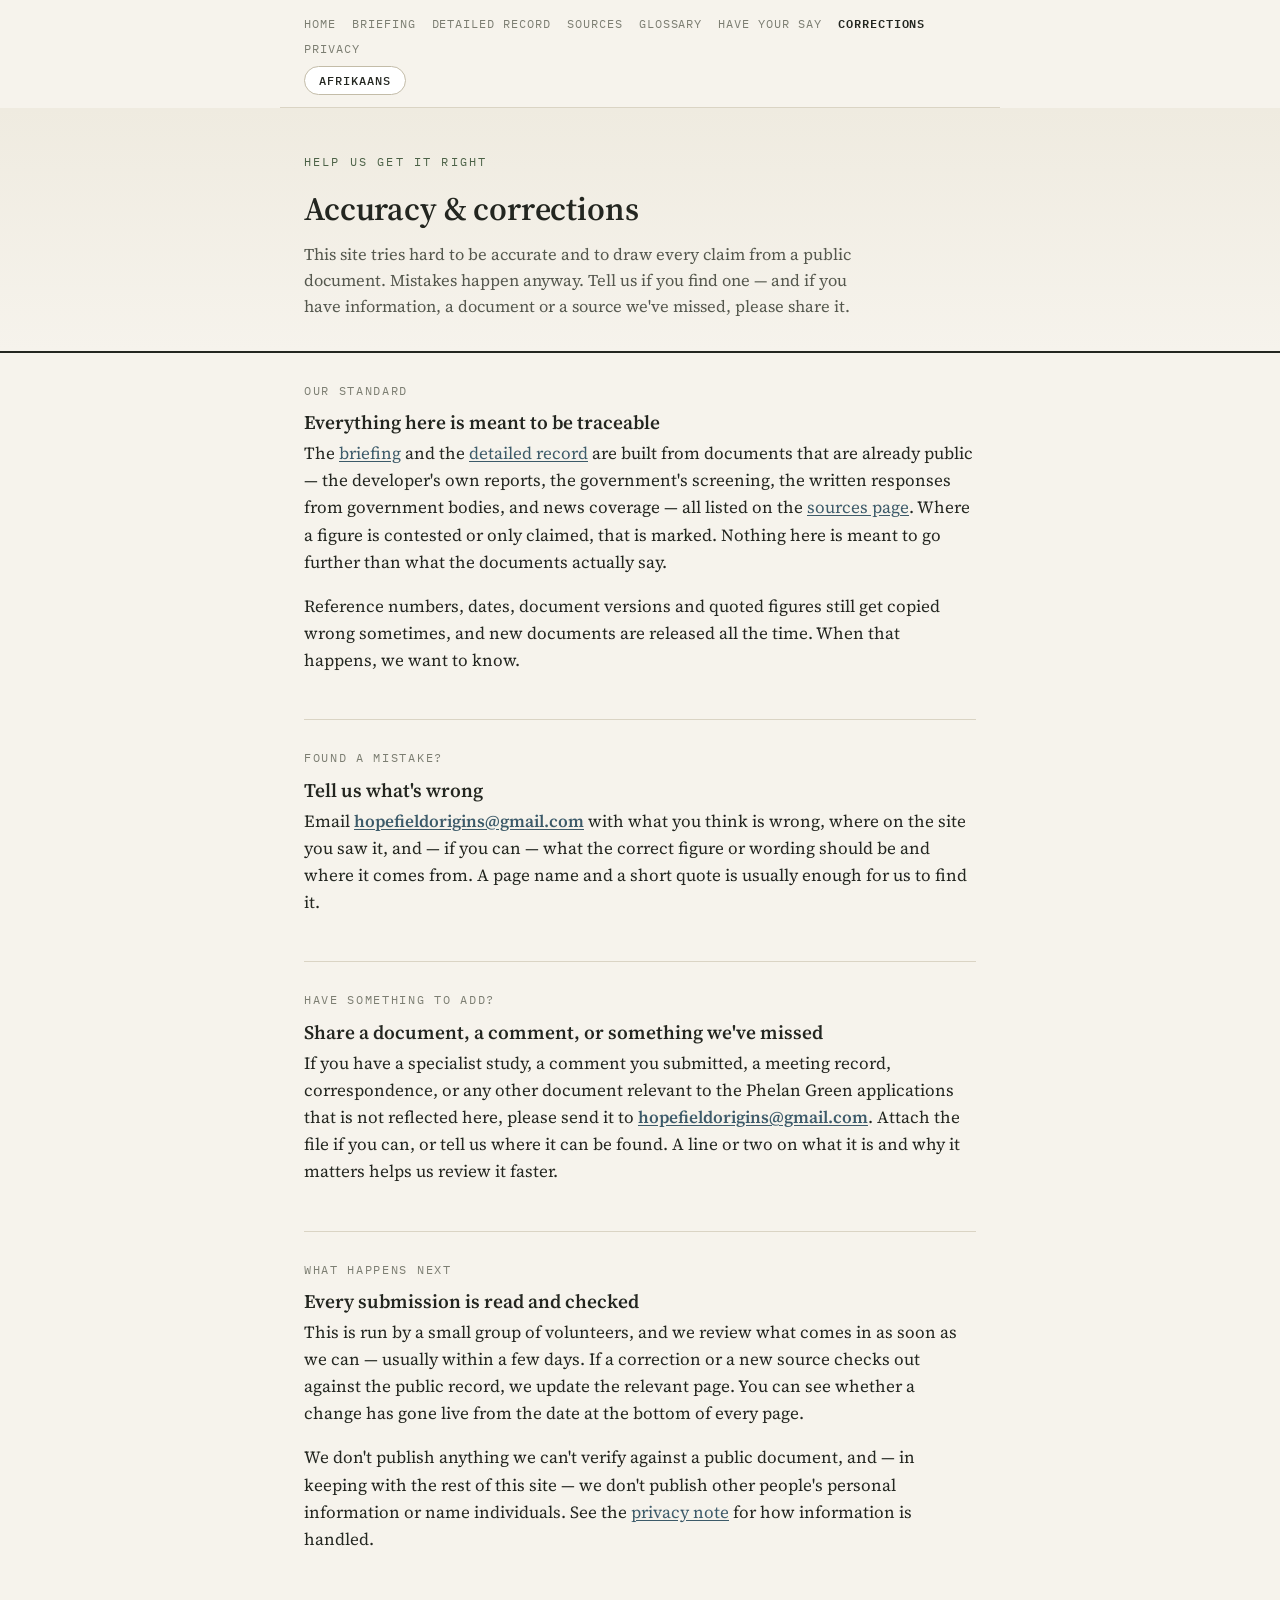
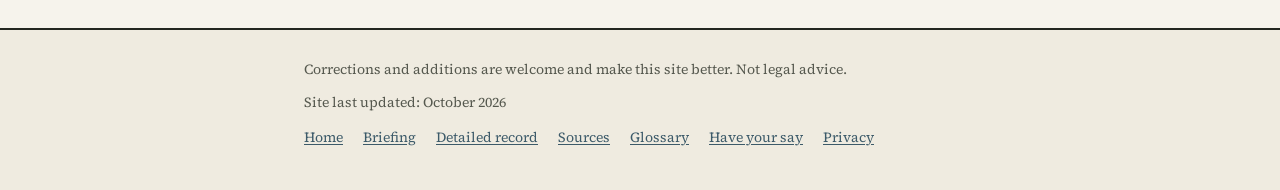
<file: corrections.html>
<!doctype html>
<html lang="en">
<head>
<meta charset="utf-8">
<meta name="viewport" content="width=device-width,initial-scale=1">
<title>Accuracy &amp; corrections</title>
<meta name="description" content="How this site tries to stay accurate, how to report a mistake, and how to share information or documents we may have missed.">
<link rel="icon" href="data:image/svg+xml,%3Csvg xmlns='http://www.w3.org/2000/svg' viewBox='0 0 100 100'%3E%3Ctext y='.9em' font-size='90'%3E%F0%9F%8C%BE%3C/text%3E%3C/svg%3E">
<link rel="preconnect" href="https://fonts.googleapis.com">
<link rel="preconnect" href="https://fonts.gstatic.com" crossorigin>
<link rel="stylesheet" href="https://fonts.googleapis.com/css2?family=Source+Serif+4:ital,opsz,wght@0,8..60,400;0,8..60,600;1,8..60,400&family=IBM+Plex+Mono:wght@400;500;600&display=swap">
<link rel="stylesheet" href="style.css">
</head>
<body>

<div class="topbar">
  <nav class="navlinks" aria-label="Site">
    <a class="home" href="index.html" lang="en">Home</a><a class="home" href="index.html" lang="af">Tuis</a>
    <a class="home" href="briefing.html" lang="en">Briefing</a><a class="home" href="briefing.html" lang="af">Oorsig</a>
    <a class="home" href="the-record.html" lang="en">Detailed record</a><a class="home" href="the-record.html" lang="af">Gedet. rekord</a>
    <a class="home" href="sources.html" lang="en">Sources</a><a class="home" href="sources.html" lang="af">Bronne</a>
    <a class="home" href="glossary.html" lang="en">Glossary</a><a class="home" href="glossary.html" lang="af">Woordelys</a>
    <a class="home" href="have-your-say.html" lang="en">Have your say</a><a class="home" href="have-your-say.html" lang="af">Laat jou stem hoor</a>
    <a class="home" href="corrections.html" aria-current="page" lang="en">Corrections</a><a class="home" href="corrections.html" aria-current="page" lang="af">Regstellings</a>
    <a class="home" href="privacy.html" lang="en">Privacy</a><a class="home" href="privacy.html" lang="af">Privaatheid</a>
  </nav>
  <button class="langbtn" id="langToggle" type="button" aria-label="Switch language">Afrikaans</button>
</div>

<div class="draftbar">
  Voorlopige Afrikaanse vertaling &mdash; laat asseblief 'n Afrikaanssprekende dit nagaan.
</div>

<header class="mast">
  <div class="mast-inner">
    <p class="kicker" lang="en">Help us get it right</p>
    <p class="kicker" lang="af">Help ons om dit reg te kry</p>
    <h1 class="title">
      <span lang="en">Accuracy &amp; corrections</span>
      <span lang="af">Akkuraatheid &amp; regstellings</span>
    </h1>
    <p class="standfirst">
      <span lang="en">This site tries hard to be accurate and to draw every claim from a public document. Mistakes happen anyway. Tell us if you find one &mdash; and if you have information, a document or a source we've missed, please share it.</span>
      <span lang="af">Hierdie webwerf probeer regtig hard om akkuraat te wees en elke bewering uit 'n openbare dokument te trek. Foute gebeur in elk geval. Laat weet ons as jy een kry &mdash; en as jy inligting, 'n dokument of 'n bron het wat ons gemis het, deel dit asseblief.</span>
    </p>
  </div>
</header>

<div class="wrap">
<main>

  <section>
    <p class="eyebrow" lang="en">Our standard</p>
    <p class="eyebrow" lang="af">Ons standaard</p>
    <h2 class="sec" lang="en">Everything here is meant to be traceable</h2>
    <h2 class="sec" lang="af">Alles hier moet naspeurbaar wees</h2>
    <p lang="en">The <a href="briefing.html">briefing</a> and the <a href="the-record.html">detailed record</a> are built from documents that are already public &mdash; the developer's own reports, the government's screening, the written responses from government bodies, and news coverage &mdash; all listed on the <a href="sources.html">sources page</a>. Where a figure is contested or only claimed, that is marked. Nothing here is meant to go further than what the documents actually say.</p>
    <p lang="af">Die <a href="briefing.html">oorsig</a> en die <a href="the-record.html">gedetailleerde rekord</a> is gebou uit dokumente wat reeds openbaar is &mdash; die ontwikkelaar se eie verslae, die regering se sifting, die skriftelike reaksies van staatsliggame, en nuusdekking &mdash; almal gelys op die <a href="sources.html">bronne-bladsy</a>. Waar 'n syfer omstrede is of net beweer word, word dit gemerk. Niks hier is bedoel om verder te gaan as wat die dokumente werklik s&ecirc; nie.</p>
    <p lang="en">Reference numbers, dates, document versions and quoted figures still get copied wrong sometimes, and new documents are released all the time. When that happens, we want to know.</p>
    <p lang="af">Verwysingsnommers, datums, dokumentweergawes en aangehaalde syfers word soms steeds verkeerd oorgeneem, en nuwe dokumente word gedurig vrygestel. Wanneer dit gebeur, wil ons weet.</p>
  </section>

  <section>
    <p class="eyebrow" lang="en">Found a mistake?</p>
    <p class="eyebrow" lang="af">'n Fout gekry?</p>
    <h2 class="sec" lang="en">Tell us what's wrong</h2>
    <h2 class="sec" lang="af">Laat weet ons wat verkeerd is</h2>
    <p lang="en">Email <strong><a href="mailto:hopefieldorigins@gmail.com">hopefieldorigins@gmail.com</a></strong> with what you think is wrong, where on the site you saw it, and &mdash; if you can &mdash; what the correct figure or wording should be and where it comes from. A page name and a short quote is usually enough for us to find it.</p>
    <p lang="af">E-pos <strong><a href="mailto:hopefieldorigins@gmail.com">hopefieldorigins@gmail.com</a></strong> met wat jy dink verkeerd is, waar op die webwerf jy dit gesien het, en &mdash; indien jy kan &mdash; wat die korrekte syfer of bewoording behoort te wees en waar dit vandaan kom. 'n Bladsynaam en 'n kort aanhaling is gewoonlik genoeg vir ons om dit te vind.</p>
  </section>

  <section>
    <p class="eyebrow" lang="en">Have something to add?</p>
    <p class="eyebrow" lang="af">Het jy iets om by te voeg?</p>
    <h2 class="sec" lang="en">Share a document, a comment, or something we've missed</h2>
    <h2 class="sec" lang="af">Deel 'n dokument, 'n kommentaar, of iets wat ons gemis het</h2>
    <p lang="en">If you have a specialist study, a comment you submitted, a meeting record, correspondence, or any other document relevant to the Phelan Green applications that is not reflected here, please send it to <strong><a href="mailto:hopefieldorigins@gmail.com">hopefieldorigins@gmail.com</a></strong>. Attach the file if you can, or tell us where it can be found. A line or two on what it is and why it matters helps us review it faster.</p>
    <p lang="af">As jy 'n spesialisstudie, 'n kommentaar wat jy ingedien het, 'n vergaderingsrekord, korrespondensie, of enige ander dokument relevant tot die Phelan Green-aansoeke het wat nie hier weerspie&euml;l word nie, stuur dit asseblief na <strong><a href="mailto:hopefieldorigins@gmail.com">hopefieldorigins@gmail.com</a></strong>. Heg die l&ecirc;er aan indien jy kan, of laat weet ons waar dit gevind kan word. 'n Re&euml;l of twee oor wat dit is en hoekom dit saak maak, help ons om dit vinniger na te gaan.</p>
  </section>

  <section>
    <p class="eyebrow" lang="en">What happens next</p>
    <p class="eyebrow" lang="af">Wat volgende gebeur</p>
    <h2 class="sec" lang="en">Every submission is read and checked</h2>
    <h2 class="sec" lang="af">Elke voorlegging word gelees en nagegaan</h2>
    <p lang="en">This is run by a small group of volunteers, and we review what comes in as soon as we can &mdash; usually within a few days. If a correction or a new source checks out against the public record, we update the relevant page. You can see whether a change has gone live from the date at the bottom of every page.</p>
    <p lang="af">Dit word deur 'n klein groepie vrywilligers bestuur, en ons gaan wat inkom so gou moontlik na &mdash; gewoonlik binne 'n paar dae. As 'n regstelling of 'n nuwe bron teen die openbare rekord klop, werk ons die tersaaklike bladsy by. Jy kan sien of 'n verandering regstreeks is aan die datum onderaan elke bladsy.</p>
    <p lang="en">We don't publish anything we can't verify against a public document, and &mdash; in keeping with the rest of this site &mdash; we don't publish other people's personal information or name individuals. See the <a href="privacy.html">privacy note</a> for how information is handled.</p>
    <p lang="af">Ons publiseer niks wat ons nie teen 'n openbare dokument kan verifieer nie, en &mdash; in lyn met die res van hierdie webwerf &mdash; publiseer ons nie ander mense se persoonlike inligting of noem individue by name nie. Sien die <a href="privacy.html">privaatheidsnota</a> vir hoe inligting hanteer word.</p>
  </section>

</main>
</div>

<footer>
  <div class="footer-inner">
    <p class="disc" lang="en">Corrections and additions are welcome and make this site better. Not legal advice.</p>
    <p class="disc" lang="af">Regstellings en toevoegings is welkom en maak hierdie webwerf beter. Nie regsadvies nie.</p>
    <p class="disc" style="margin-top:8px">
      <span lang="en">Site last updated: </span><span lang="af">Webwerf laas opgedateer: </span><span id="siteUpdated">October 2026</span>
    </p>
    <nav>
      <a href="index.html" lang="en">Home</a><a href="index.html" lang="af">Tuis</a>
      <a href="briefing.html" lang="en">Briefing</a><a href="briefing.html" lang="af">Oorsig</a>
      <a href="the-record.html" lang="en">Detailed record</a><a href="the-record.html" lang="af">Gedetailleerde rekord</a>
      <a href="sources.html" lang="en">Sources</a><a href="sources.html" lang="af">Bronne</a>
      <a href="glossary.html" lang="en">Glossary</a><a href="glossary.html" lang="af">Woordelys</a>
      <a href="have-your-say.html" lang="en">Have your say</a><a href="have-your-say.html" lang="af">Laat jou stem hoor</a>
      <a href="privacy.html" lang="en">Privacy</a><a href="privacy.html" lang="af">Privaatheid</a>
    </nav>
  </div>
</footer>

<script src="site.js"></script>
</body>
</html>
</file>
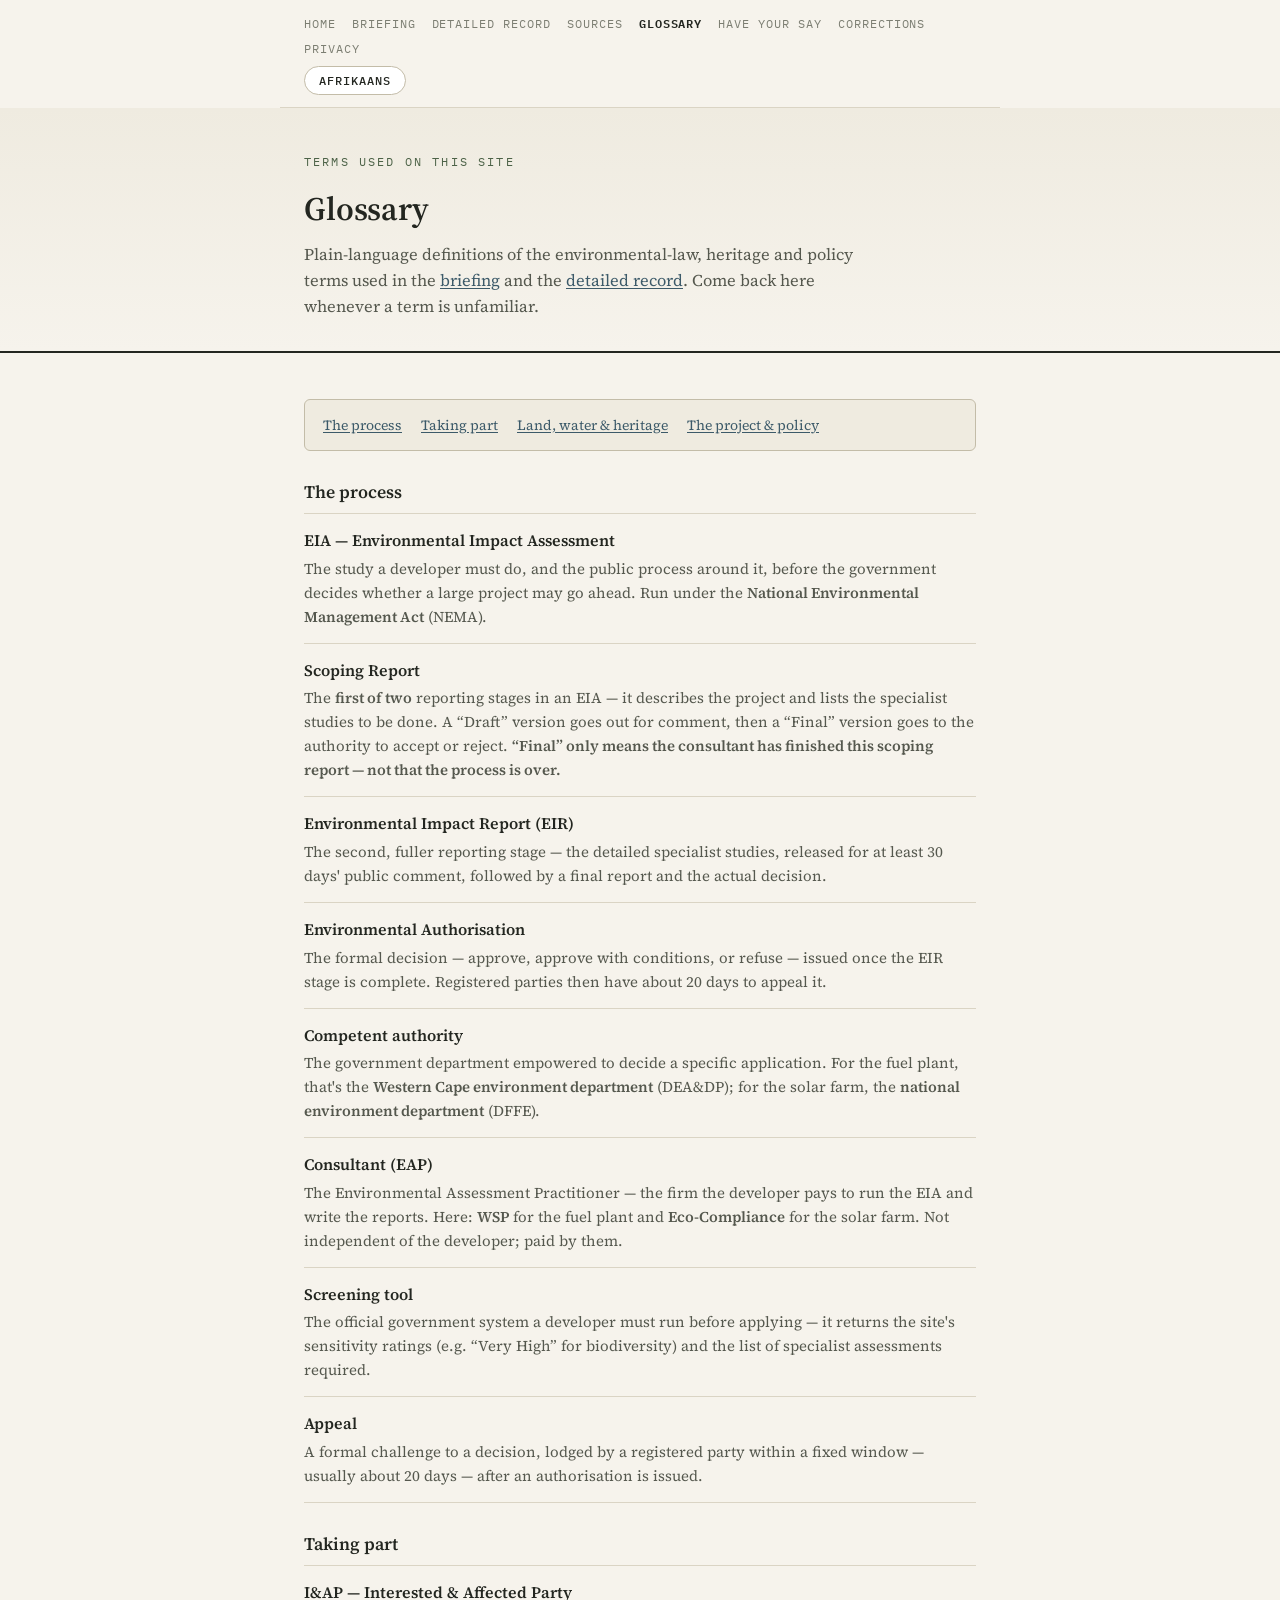
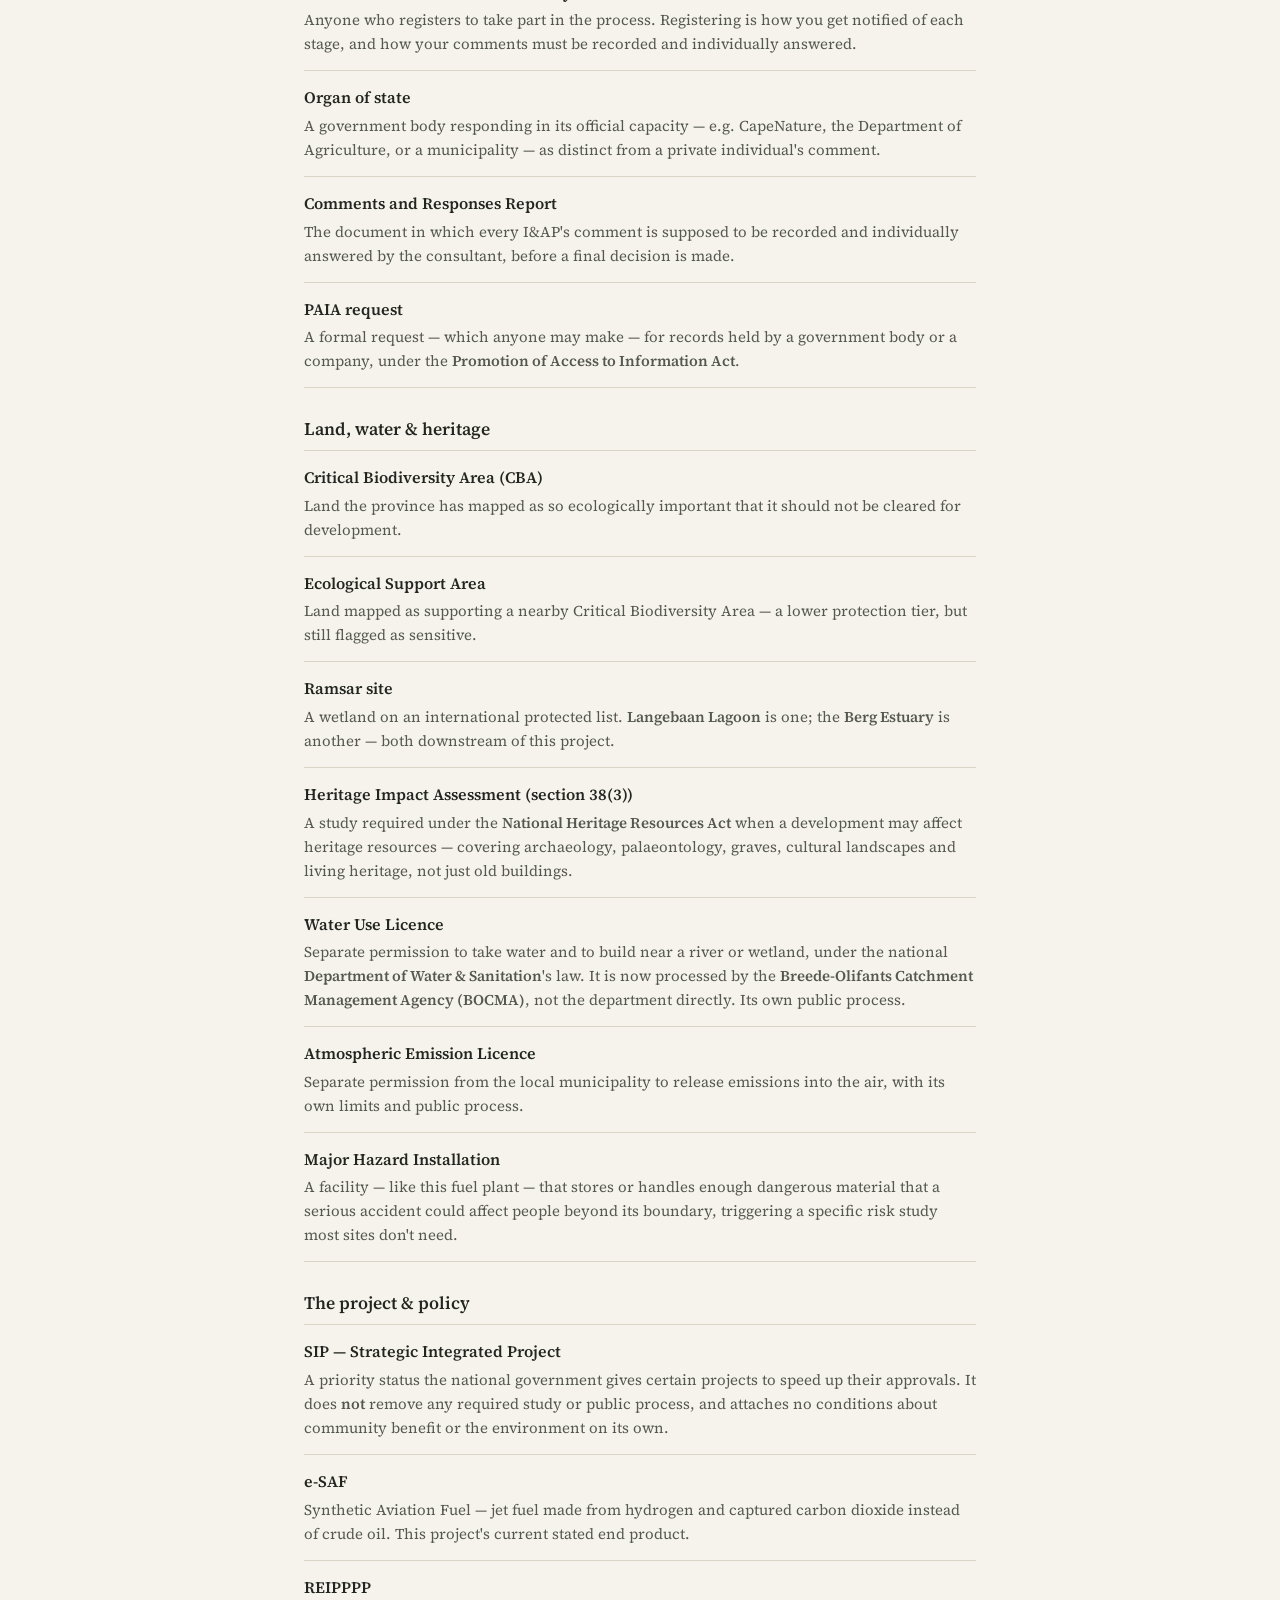
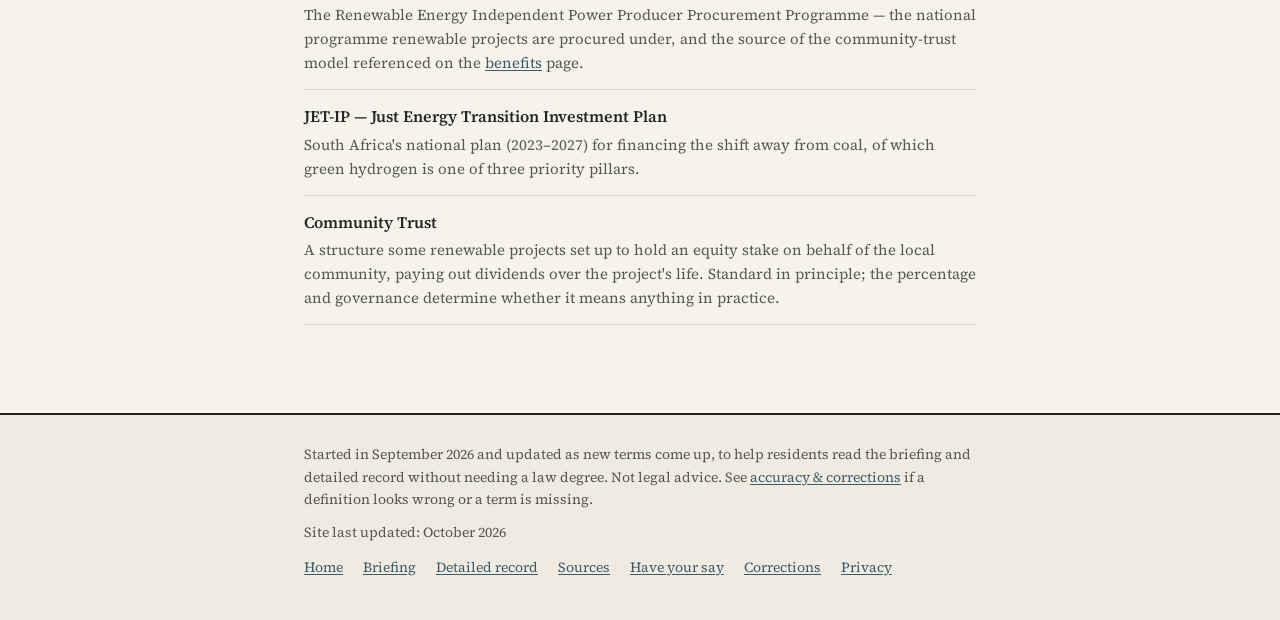
<file: glossary.html>
<!doctype html>
<html lang="en">
<head>
<meta charset="utf-8">
<meta name="viewport" content="width=device-width,initial-scale=1">
<title>Glossary</title>
<meta name="description" content="Plain-language definitions of the environmental-law, heritage and policy terms used across this site, for Hopefield residents on the proposed Phelan Green development.">
<link rel="icon" href="data:image/svg+xml,%3Csvg xmlns='http://www.w3.org/2000/svg' viewBox='0 0 100 100'%3E%3Ctext y='.9em' font-size='90'%3E%F0%9F%8C%BE%3C/text%3E%3C/svg%3E">
<link rel="preconnect" href="https://fonts.googleapis.com">
<link rel="preconnect" href="https://fonts.gstatic.com" crossorigin>
<link rel="stylesheet" href="https://fonts.googleapis.com/css2?family=Source+Serif+4:ital,opsz,wght@0,8..60,400;0,8..60,600;1,8..60,400&family=IBM+Plex+Mono:wght@400;500;600&display=swap">
<link rel="stylesheet" href="style.css">
<style>
  .gloss-group{margin:30px 0}
  .gloss-group h2{font-size:1.1rem;margin:0 0 10px}
  dl.terms{display:flex;flex-direction:column;gap:0;border-top:1px solid var(--rule);margin:0}
  dl.terms > div{padding:14px 0;border-bottom:1px solid var(--rule)}
  dl.terms dt{font-weight:600;font-family:"Source Serif 4",Georgia,serif;font-size:1rem;margin-bottom:3px}
  dl.terms dd{margin:0;font-size:15px;color:var(--ink-soft)}
  .jump{background:var(--surface-sunk);border:1px solid var(--rule-strong);border-radius:6px;padding:14px 18px;margin:18px 0;font-size:14px}
  .jump a{margin-right:16px;white-space:nowrap}
</style>
</head>
<body>

<div class="topbar">
  <nav class="navlinks" aria-label="Site">
    <a class="home" href="index.html" lang="en">Home</a><a class="home" href="index.html" lang="af">Tuis</a>
    <a class="home" href="briefing.html" lang="en">Briefing</a><a class="home" href="briefing.html" lang="af">Oorsig</a>
    <a class="home" href="the-record.html" lang="en">Detailed record</a><a class="home" href="the-record.html" lang="af">Gedet. rekord</a>
    <a class="home" href="sources.html" lang="en">Sources</a><a class="home" href="sources.html" lang="af">Bronne</a>
    <a class="home" href="glossary.html" aria-current="page" lang="en">Glossary</a><a class="home" href="glossary.html" aria-current="page" lang="af">Woordelys</a>
    <a class="home" href="have-your-say.html" lang="en">Have your say</a><a class="home" href="have-your-say.html" lang="af">Laat jou stem hoor</a>
    <a class="home" href="corrections.html" lang="en">Corrections</a><a class="home" href="corrections.html" lang="af">Regstellings</a>
    <a class="home" href="privacy.html" lang="en">Privacy</a><a class="home" href="privacy.html" lang="af">Privaatheid</a>
  </nav>
  <button class="langbtn" id="langToggle" type="button" aria-label="Switch language">Afrikaans</button>
</div>

<div class="draftbar">
  Voorlopige Afrikaanse vertaling &mdash; laat asseblief 'n Afrikaanssprekende dit nagaan.
</div>

<header class="mast">
  <div class="mast-inner">
    <p class="kicker" lang="en">Terms used on this site</p>
    <p class="kicker" lang="af">Terme op hierdie webwerf gebruik</p>
    <h1 class="title">
      <span lang="en">Glossary</span>
      <span lang="af">Woordelys</span>
    </h1>
    <p class="standfirst">
      <span lang="en">Plain-language definitions of the environmental-law, heritage and policy terms used in the <a href="briefing.html">briefing</a> and the <a href="the-record.html">detailed record</a>. Come back here whenever a term is unfamiliar.</span>
      <span lang="af">Eenvoudige-taal-definisies van die omgewingsreg-, erfenis- en beleidsterme wat in die <a href="briefing.html">oorsig</a> en die <a href="the-record.html">gedetailleerde rekord</a> gebruik word. Kom terug hierheen wanneer 'n term onbekend is.</span>
    </p>
  </div>
</header>

<div class="wrap">
<main>

  <section>
    <div class="jump">
      <a href="#process" lang="en">The process</a><a href="#process" lang="af">Die proses</a>
      <a href="#partaking" lang="en">Taking part</a><a href="#partaking" lang="af">Deelname</a>
      <a href="#land" lang="en">Land, water &amp; heritage</a><a href="#land" lang="af">Grond, water &amp; erfenis</a>
      <a href="#policy" lang="en">The project &amp; policy</a><a href="#policy" lang="af">Die projek &amp; beleid</a>
    </div>

    <div class="gloss-group" id="process">
      <h2 lang="en">The process</h2>
      <h2 lang="af">Die proses</h2>
      <dl class="terms" lang="en">
        <div><dt>EIA &mdash; Environmental Impact Assessment</dt><dd>The study a developer must do, and the public process around it, before the government decides whether a large project may go ahead. Run under the <strong>National Environmental Management Act</strong> (NEMA).</dd></div>
        <div><dt>Scoping Report</dt><dd>The <strong>first of two</strong> reporting stages in an EIA &mdash; it describes the project and lists the specialist studies to be done. A &ldquo;Draft&rdquo; version goes out for comment, then a &ldquo;Final&rdquo; version goes to the authority to accept or reject. <strong>&ldquo;Final&rdquo; only means the consultant has finished this scoping report &mdash; not that the process is over.</strong></dd></div>
        <div><dt>Environmental Impact Report (EIR)</dt><dd>The second, fuller reporting stage &mdash; the detailed specialist studies, released for at least 30 days' public comment, followed by a final report and the actual decision.</dd></div>
        <div><dt>Environmental Authorisation</dt><dd>The formal decision &mdash; approve, approve with conditions, or refuse &mdash; issued once the EIR stage is complete. Registered parties then have about 20 days to appeal it.</dd></div>
        <div><dt>Competent authority</dt><dd>The government department empowered to decide a specific application. For the fuel plant, that's the <strong>Western Cape environment department</strong> (DEA&amp;DP); for the solar farm, the <strong>national environment department</strong> (DFFE).</dd></div>
        <div><dt>Consultant (EAP)</dt><dd>The Environmental Assessment Practitioner &mdash; the firm the developer pays to run the EIA and write the reports. Here: <strong>WSP</strong> for the fuel plant and <strong>Eco-Compliance</strong> for the solar farm. Not independent of the developer; paid by them.</dd></div>
        <div><dt>Screening tool</dt><dd>The official government system a developer must run before applying &mdash; it returns the site's sensitivity ratings (e.g. &ldquo;Very High&rdquo; for biodiversity) and the list of specialist assessments required.</dd></div>
        <div><dt>Appeal</dt><dd>A formal challenge to a decision, lodged by a registered party within a fixed window &mdash; usually about 20 days &mdash; after an authorisation is issued.</dd></div>
      </dl>
      <dl class="terms" lang="af">
        <div><dt>OIB &mdash; Omgewingsimpakbeoordeling</dt><dd>Die studie wat 'n ontwikkelaar moet doen, en die openbare proses daaromheen, voordat die regering besluit of 'n groot projek mag voortgaan. Uitgevoer onder die <strong>Nasionale Wet op Omgewingsbestuur</strong> (NEMA).</dd></div>
        <div><dt>Bestekverslag</dt><dd>Die <strong>eerste van twee</strong> verslagfases in 'n OIB &mdash; dit beskryf die projek en lys die spesialisstudies wat gedoen moet word. 'n &ldquo;Konsep&rdquo;-weergawe gaan uit vir kommentaar, dan gaan 'n &ldquo;Finale&rdquo;-weergawe na die owerheid om te aanvaar of te verwerp. <strong>&ldquo;Finale&rdquo; beteken net die konsultant het hierdie bestekverslag klaargemaak &mdash; nie dat die proses verby is nie.</strong></dd></div>
        <div><dt>Omgewingsimpakverslag (OIV)</dt><dd>Die tweede, voller verslagfase &mdash; die gedetailleerde spesialisstudies, vrygestel vir minstens 30 dae se openbare kommentaar, gevolg deur 'n finale verslag en die werklike besluit.</dd></div>
        <div><dt>Omgewingsmagtiging</dt><dd>Die formele besluit &mdash; keur goed, keur goed met voorwaardes, of weier &mdash; uitgereik sodra die OIV-fase klaar is. Geregistreerde partye het dan ongeveer 20 dae om dit te appelleer.</dd></div>
        <div><dt>Bevoegde owerheid</dt><dd>Die regeringsdepartement bemagtig om 'n spesifieke aansoek te besluit. Vir die brandstofaanleg is dit die <strong>Wes-Kaapse omgewingsdepartement</strong> (DEA&amp;DP); vir die sonkragplaas, die <strong>nasionale omgewingsdepartement</strong> (DFFE).</dd></div>
        <div><dt>Konsultant (OAP)</dt><dd>Die Omgewingsassesseringspraktisyn &mdash; die firma wat die ontwikkelaar betaal om die OIB te loop en die verslae te skryf. Hier: <strong>WSP</strong> vir die brandstofaanleg en <strong>Eco-Compliance</strong> vir die sonkragplaas. Nie onafhanklik van die ontwikkelaar nie; deur hulle betaal.</dd></div>
        <div><dt>Siftingstelsel</dt><dd>Die amptelike regeringstelsel wat 'n ontwikkelaar voor aansoek moet loop &mdash; dit lewer die terrein se sensitiwiteitsgraderings (bv. &ldquo;Baie Hoog&rdquo; vir biodiversiteit) en die lys spesialisevaluerings wat vereis word.</dd></div>
        <div><dt>App&egrave;l</dt><dd>'n Formele uitdaging teen 'n besluit, ingedien deur 'n geregistreerde party binne 'n vaste venster &mdash; gewoonlik ongeveer 20 dae &mdash; nadat 'n magtiging uitgereik is.</dd></div>
      </dl>
    </div>

    <div class="gloss-group" id="partaking">
      <h2 lang="en">Taking part</h2>
      <h2 lang="af">Deelname</h2>
      <dl class="terms" lang="en">
        <div><dt>I&amp;AP &mdash; Interested &amp; Affected Party</dt><dd>Anyone who registers to take part in the process. Registering is how you get notified of each stage, and how your comments must be recorded and individually answered.</dd></div>
        <div><dt>Organ of state</dt><dd>A government body responding in its official capacity &mdash; e.g. CapeNature, the Department of Agriculture, or a municipality &mdash; as distinct from a private individual's comment.</dd></div>
        <div><dt>Comments and Responses Report</dt><dd>The document in which every I&amp;AP's comment is supposed to be recorded and individually answered by the consultant, before a final decision is made.</dd></div>
        <div><dt>PAIA request</dt><dd>A formal request &mdash; which anyone may make &mdash; for records held by a government body or a company, under the <strong>Promotion of Access to Information Act</strong>.</dd></div>
      </dl>
      <dl class="terms" lang="af">
        <div><dt>B&amp;GP &mdash; Belanghebbende en Geaffekteerde Party</dt><dd>Enigiemand wat registreer om by die proses betrokke te raak. Registreer is hoe jy van elke fase in kennis gestel word, en hoe jou kommentaar aangeteken en individueel beantwoord moet word.</dd></div>
        <div><dt>Staatsorgaan</dt><dd>'n Regeringsliggaam wat in sy amptelike hoedanigheid antwoord &mdash; bv. CapeNature, die Departement Landbou, of 'n munisipaliteit &mdash; anders as 'n private individu se kommentaar.</dd></div>
        <div><dt>Verslag van kommentaar en reaksies</dt><dd>Die dokument waarin elke B&amp;GP se kommentaar veronderstel is om deur die konsultant aangeteken en individueel beantwoord te word, voor 'n finale besluit geneem word.</dd></div>
        <div><dt>PAIA-versoek</dt><dd>'n Formele versoek &mdash; wat enigiemand kan maak &mdash; vir rekords wat deur 'n regeringsliggaam of 'n maatskappy gehou word, onder die <strong>Wet op Bevordering van Toegang tot Inligting</strong>.</dd></div>
      </dl>
    </div>

    <div class="gloss-group" id="land">
      <h2 lang="en">Land, water &amp; heritage</h2>
      <h2 lang="af">Grond, water &amp; erfenis</h2>
      <dl class="terms" lang="en">
        <div><dt>Critical Biodiversity Area (CBA)</dt><dd>Land the province has mapped as so ecologically important that it should not be cleared for development.</dd></div>
        <div><dt>Ecological Support Area</dt><dd>Land mapped as supporting a nearby Critical Biodiversity Area &mdash; a lower protection tier, but still flagged as sensitive.</dd></div>
        <div><dt>Ramsar site</dt><dd>A wetland on an international protected list. <strong>Langebaan Lagoon</strong> is one; the <strong>Berg Estuary</strong> is another &mdash; both downstream of this project.</dd></div>
        <div><dt>Heritage Impact Assessment (section 38(3))</dt><dd>A study required under the <strong>National Heritage Resources Act</strong> when a development may affect heritage resources &mdash; covering archaeology, palaeontology, graves, cultural landscapes and living heritage, not just old buildings.</dd></div>
        <div><dt>Water Use Licence</dt><dd>Separate permission to take water and to build near a river or wetland, under the national <strong>Department of Water &amp; Sanitation</strong>'s law. It is now processed by the <strong>Breede-Olifants Catchment Management Agency (BOCMA)</strong>, not the department directly. Its own public process.</dd></div>
        <div><dt>Atmospheric Emission Licence</dt><dd>Separate permission from the local municipality to release emissions into the air, with its own limits and public process.</dd></div>
        <div><dt>Major Hazard Installation</dt><dd>A facility &mdash; like this fuel plant &mdash; that stores or handles enough dangerous material that a serious accident could affect people beyond its boundary, triggering a specific risk study most sites don't need.</dd></div>
      </dl>
      <dl class="terms" lang="af">
        <div><dt>Kritieke Biodiversiteitsgebied (KBG)</dt><dd>Grond wat die provinsie gekarteer het as so ekologies belangrik dat dit nie vir ontwikkeling gestroop behoort te word nie.</dd></div>
        <div><dt>Ekologiese Ondersteuningsgebied</dt><dd>Grond gekarteer as ondersteunend tot 'n nabygele&euml; Kritieke Biodiversiteitsgebied &mdash; 'n laer beskermingsvlak, maar steeds as sensitief gemerk.</dd></div>
        <div><dt>Ramsar-terrein</dt><dd>'n Vleiland op 'n internasionale beskermde lys. Die <strong>Langebaan-lagune</strong> is een; die <strong>Bergrivier-mondingsgebied</strong> is 'n ander &mdash; albei stroomaf van hierdie projek.</dd></div>
        <div><dt>Erfenisimpakstudie (artikel 38(3))</dt><dd>'n Studie vereis onder die <strong>Nasionale Wet op Erfenishulpbronne</strong> wanneer 'n ontwikkeling erfenishulpbronne kan raak &mdash; wat argeologie, paleontologie, grafte, kulturele landskappe en lewende erfenis dek, nie net ou geboue nie.</dd></div>
        <div><dt>Watergebruiklisensie</dt><dd>Aparte toestemming om water te neem en naby 'n rivier of vleiland te bou, ingevolge die nasionale <strong>Departement van Water &amp; Sanitasie</strong> se wetgewing. Dit word nou deur die <strong>Breede-Olifants-opvanggebiedbestuursagentskap (BOCMA)</strong> hanteer, nie direk deur die departement nie. 'n Selfstandige openbare proses.</dd></div>
        <div><dt>Lisensie vir Atmosferiese Vrystellings</dt><dd>Aparte toestemming van die plaaslike munisipaliteit om stowwe in die lug vry te stel, met sy eie perke en openbare proses.</dd></div>
        <div><dt>Groot-Gevaar-Installasie</dt><dd>'n Fasiliteit &mdash; soos hierdie brandstofaanleg &mdash; wat genoeg gevaarlike materiaal stoor of hanteer dat 'n ernstige ongeluk mense buite sy grens kan raak, wat 'n spesifieke risikostudie ontketen wat meeste terreine nie benodig nie.</dd></div>
      </dl>
    </div>

    <div class="gloss-group" id="policy">
      <h2 lang="en">The project &amp; policy</h2>
      <h2 lang="af">Die projek &amp; beleid</h2>
      <dl class="terms" lang="en">
        <div><dt>SIP &mdash; Strategic Integrated Project</dt><dd>A priority status the national government gives certain projects to speed up their approvals. It does <strong>not</strong> remove any required study or public process, and attaches no conditions about community benefit or the environment on its own.</dd></div>
        <div><dt>e-SAF</dt><dd>Synthetic Aviation Fuel &mdash; jet fuel made from hydrogen and captured carbon dioxide instead of crude oil. This project's current stated end product.</dd></div>
        <div><dt>REIPPPP</dt><dd>The Renewable Energy Independent Power Producer Procurement Programme &mdash; the national programme renewable projects are procured under, and the source of the community-trust model referenced on the <a href="briefing.html#benefits">benefits</a> page.</dd></div>
        <div><dt>JET-IP &mdash; Just Energy Transition Investment Plan</dt><dd>South Africa's national plan (2023&ndash;2027) for financing the shift away from coal, of which green hydrogen is one of three priority pillars.</dd></div>
        <div><dt>Community Trust</dt><dd>A structure some renewable projects set up to hold an equity stake on behalf of the local community, paying out dividends over the project's life. Standard in principle; the percentage and governance determine whether it means anything in practice.</dd></div>
      </dl>
      <dl class="terms" lang="af">
        <div><dt>SGP &mdash; Strategiese Ge&iuml;ntegreerde Projek</dt><dd>'n Prioriteitstatus wat die nasionale regering aan sekere projekte gee om hul goedkeurings te bespoedig. Dit verwyder <strong>nie</strong> enige vereiste studie of openbare proses nie, en heg op sy eie geen voorwaardes oor gemeenskapsvoordeel of die omgewing nie.</dd></div>
        <div><dt>e-SAF</dt><dd>Sintetiese Lugvaartbrandstof &mdash; straalbrandstof gemaak van waterstof en gevangen koolstofdioksied in plaas van ru-olie. Hierdie projek se huidige verklaarde eindproduk.</dd></div>
        <div><dt>REIPPPP</dt><dd>Die Hernubare-Energie Onafhanklike Kragprodusent-Verkrygingsprogram &mdash; die nasionale program waaronder hernubare projekte verkry word, en die bron van die gemeenskapstrust-model waarna op die <a href="briefing.html#benefits">voordele</a>-bladsy verwys word.</dd></div>
        <div><dt>RES-BP &mdash; Regverdige Energie-oorgang Beleggingsplan</dt><dd>Suid-Afrika se nasionale plan (2023&ndash;2027) om die skuif weg van steenkool te befonds, waarvan groenwaterstof een van drie prioriteitspilare is.</dd></div>
        <div><dt>Gemeenskapstrust</dt><dd>'n Struktuur wat sommige hernubare projekte opstel om 'n aandeelbelang namens die plaaslike gemeenskap te hou, wat dividende oor die projek se leeftyd uitbetaal. Standaard in beginsel; die persentasie en bestuur bepaal of dit in die praktyk enigiets beteken.</dd></div>
      </dl>
    </div>

  </section>

</main>
</div>

<footer>
  <div class="footer-inner">
    <p class="disc" lang="en">Started in September 2026 and updated as new terms come up, to help residents read the briefing and detailed record without needing a law degree. Not legal advice. See <a href="corrections.html">accuracy &amp; corrections</a> if a definition looks wrong or a term is missing.</p>
    <p class="disc" lang="af">In September 2026 begin en word bygewerk soos nuwe terme opduik, om inwoners te help om die oorsig en gedetailleerde rekord te lees sonder om 'n regsgraad nodig te h&ecirc;. Nie regsadvies nie. Sien <a href="corrections.html">akkuraatheid &amp; regstellings</a> as 'n definisie verkeerd lyk of 'n term ontbreek.</p>
    <p class="disc" style="margin-top:8px">
      <span lang="en">Site last updated: </span><span lang="af">Webwerf laas opgedateer: </span><span id="siteUpdated">October 2026</span>
    </p>
    <nav>
      <a href="index.html" lang="en">Home</a><a href="index.html" lang="af">Tuis</a>
      <a href="briefing.html" lang="en">Briefing</a><a href="briefing.html" lang="af">Oorsig</a>
      <a href="the-record.html" lang="en">Detailed record</a><a href="the-record.html" lang="af">Gedetailleerde rekord</a>
      <a href="sources.html" lang="en">Sources</a><a href="sources.html" lang="af">Bronne</a>
      <a href="have-your-say.html" lang="en">Have your say</a><a href="have-your-say.html" lang="af">Laat jou stem hoor</a>
      <a href="corrections.html" lang="en">Corrections</a><a href="corrections.html" lang="af">Regstellings</a>
      <a href="privacy.html" lang="en">Privacy</a><a href="privacy.html" lang="af">Privaatheid</a>
    </nav>
  </div>
</footer>

<script src="site.js"></script>
</body>
</html>
</file>
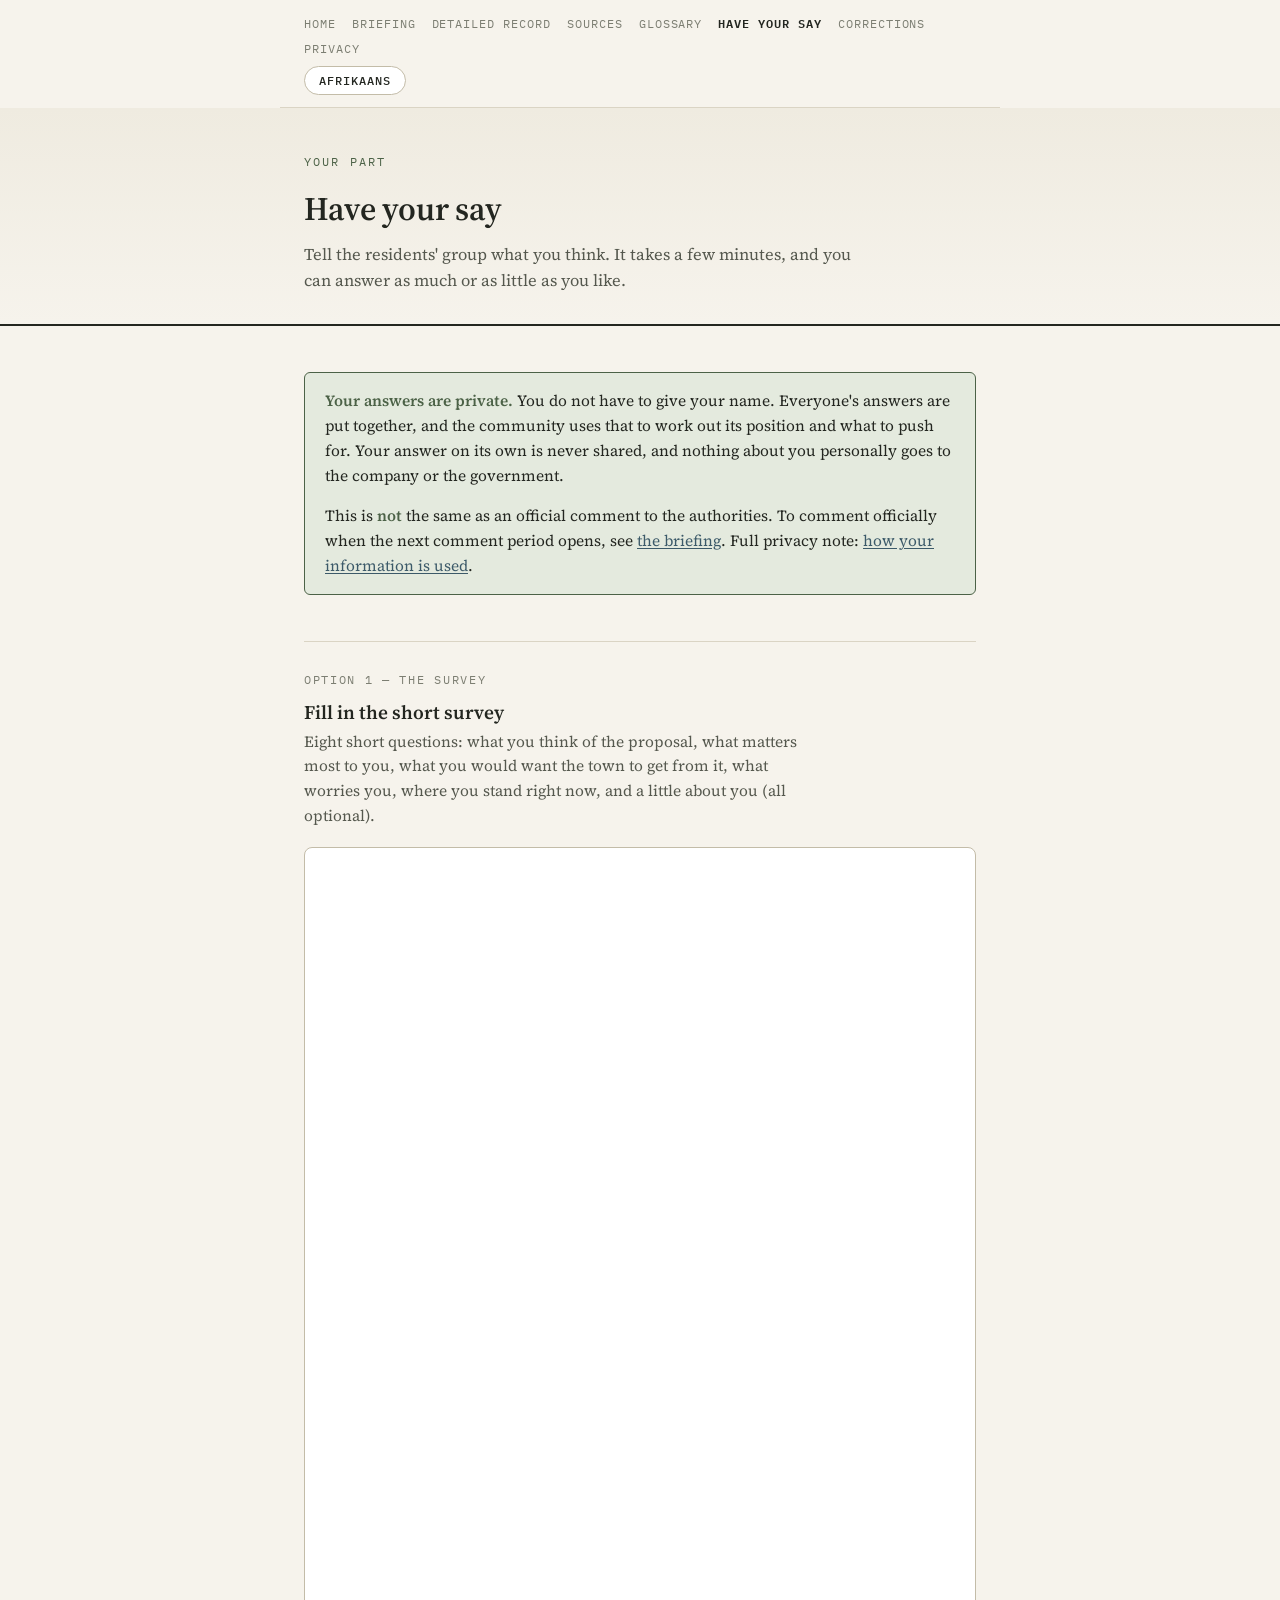
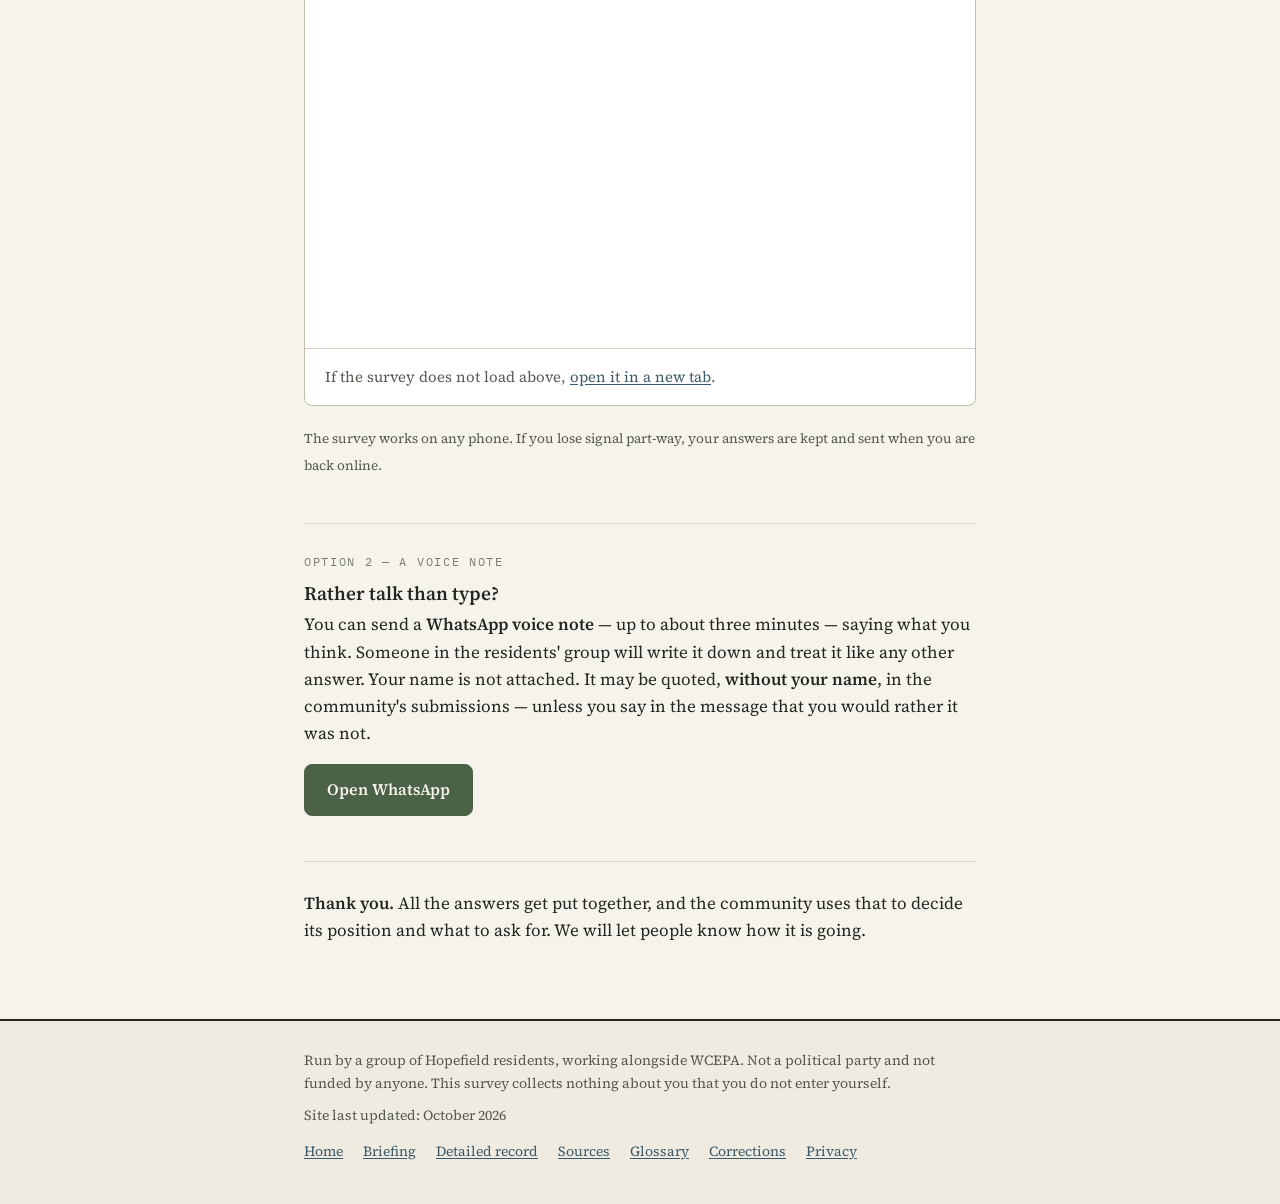
<file: have-your-say.html>
<!doctype html>
<html lang="en">
<head>
<meta charset="utf-8">
<meta name="viewport" content="width=device-width,initial-scale=1">
<title>Have your say &mdash; Phelan Green &amp; Hopefield</title>
<meta name="description" content="Tell the Hopefield residents' group what you think about the proposed Phelan Green development &mdash; by survey or WhatsApp voice note, in English or Afrikaans.">
<link rel="icon" href="data:image/svg+xml,%3Csvg xmlns='http://www.w3.org/2000/svg' viewBox='0 0 100 100'%3E%3Ctext y='.9em' font-size='90'%3E%F0%9F%8C%BE%3C/text%3E%3C/svg%3E">
<link rel="preconnect" href="https://fonts.googleapis.com">
<link rel="preconnect" href="https://fonts.gstatic.com" crossorigin>
<link rel="stylesheet" href="https://fonts.googleapis.com/css2?family=Source+Serif+4:ital,opsz,wght@0,8..60,400;0,8..60,600;1,8..60,400&family=IBM+Plex+Mono:wght@400;500;600&display=swap">
<link rel="stylesheet" href="style.css">
</head>
<body>

<div class="topbar">
  <nav class="navlinks" aria-label="Site">
    <a class="home" href="index.html" lang="en">Home</a><a class="home" href="index.html" lang="af">Tuis</a>
    <a class="home" href="briefing.html" lang="en">Briefing</a><a class="home" href="briefing.html" lang="af">Oorsig</a>
    <a class="home" href="the-record.html" lang="en">Detailed record</a><a class="home" href="the-record.html" lang="af">Gedet. rekord</a>
    <a class="home" href="sources.html" lang="en">Sources</a><a class="home" href="sources.html" lang="af">Bronne</a>
    <a class="home" href="glossary.html" lang="en">Glossary</a><a class="home" href="glossary.html" lang="af">Woordelys</a>
    <a class="home" href="have-your-say.html" aria-current="page" lang="en">Have your say</a><a class="home" href="have-your-say.html" aria-current="page" lang="af">Laat jou stem hoor</a>
    <a class="home" href="corrections.html" lang="en">Corrections</a><a class="home" href="corrections.html" lang="af">Regstellings</a>
    <a class="home" href="privacy.html" lang="en">Privacy</a><a class="home" href="privacy.html" lang="af">Privaatheid</a>
  </nav>
  <button class="langbtn" id="langToggle" type="button" aria-label="Switch language">Afrikaans</button>
</div>

<div class="draftbar">
  Voorlopige Afrikaanse vertaling &mdash; laat asseblief 'n Afrikaanssprekende dit nagaan.
</div>

<header class="mast">
  <div class="mast-inner">
    <p class="kicker" lang="en">Your part</p>
    <p class="kicker" lang="af">Jou deel</p>
    <h1 class="title">
      <span lang="en">Have your say</span>
      <span lang="af">Laat jou stem hoor</span>
    </h1>
    <p class="standfirst">
      <span lang="en">Tell the residents' group what you think. It takes a few minutes, and you can answer as much or as little as you like.</span>
      <span lang="af">S&ecirc; vir die inwonersgroep wat jy dink. Dit neem 'n paar minute, en jy kan soveel of so min antwoord soos jy wil.</span>
    </p>
  </div>
</header>

<div class="wrap">
<main>

  <section>
    <div class="callout">
      <p lang="en"><strong>Your answers are private.</strong> You do not have to give your name. Everyone's answers are put together, and the community uses that to work out its position and what to push for. Your answer on its own is never shared, and nothing about you personally goes to the company or the government.</p>
      <p lang="af"><strong>Jou antwoorde is privaat.</strong> Jy hoef nie jou naam te gee nie. Almal se antwoorde word saamgevoeg, en die gemeenskap gebruik dit om sy standpunt te bepaal en waarvoor om te druk. Jou antwoord op sy eie word nooit gedeel nie, en niks persoonliks oor jou gaan na die maatskappy of die regering nie.</p>
      <p style="margin-bottom:0" lang="en">This is <strong>not</strong> the same as an official comment to the authorities. To comment officially when the next comment period opens, see <a href="briefing.html#engage">the briefing</a>. Full privacy note: <a href="privacy.html">how your information is used</a>.</p>
      <p style="margin-bottom:0" lang="af">Dit is <strong>nie</strong> dieselfde as 'n amptelike kommentaar aan die owerhede nie. Om amptelik kommentaar te lewer wanneer die volgende kommentaartydperk oopmaak, sien <a href="briefing.html#engage">die oorsig</a>. Volledige privaatheidsnota: <a href="privacy.html">hoe jou inligting gebruik word</a>.</p>
    </div>
  </section>

  <section>
    <p class="eyebrow" lang="en">Option 1 &mdash; the survey</p>
    <p class="eyebrow" lang="af">Opsie 1 &mdash; die vraelys</p>
    <h2 class="sec" lang="en">Fill in the short survey</h2>
    <h2 class="sec" lang="af">Vul die kort vraelys in</h2>
    <p class="sec-note" lang="en">Eight short questions: what you think of the proposal, what matters most to you, what you would want the town to get from it, what worries you, where you stand right now, and a little about you (all optional).</p>
    <p class="sec-note" lang="af">Agt kort vrae: wat jy van die voorstel dink, wat vir jou die belangrikste is, wat jy sou wou h&ecirc; die dorp moet daaruit kry, wat jou bekommer, waar jy op die oomblik staan, en 'n bietjie oor jou (alles opsioneel).</p>

    <!-- Survey hosted on KoboToolbox. To change it, replace the URL in both
         the iframe src and the fallback link below. -->
    <div class="embed">
      <iframe
        title="Hopefield residents' survey"
        src="https://ee.kobotoolbox.org/x/UhOhLGRy"
        loading="lazy"></iframe>
      <div class="fallback">
        <p style="margin:0" lang="en">If the survey does not load above, <a href="https://ee.kobotoolbox.org/x/UhOhLGRy">open it in a new tab</a>.</p>
        <p style="margin:8px 0 0" lang="af">As die vraelys nie hierbo laai nie, <a href="https://ee.kobotoolbox.org/x/UhOhLGRy">maak dit in 'n nuwe oortjie oop</a>.</p>
      </div>
    </div>
    <p><small lang="en">The survey works on any phone. If you lose signal part-way, your answers are kept and sent when you are back online.</small><small lang="af">Die vraelys werk op enige foon. As jy sein verloor, word jou antwoorde gestoor en gestuur sodra jy weer aanlyn is.</small></p>
  </section>

  <section>
    <p class="eyebrow" lang="en">Option 2 &mdash; a voice note</p>
    <p class="eyebrow" lang="af">Opsie 2 &mdash; 'n stemboodskap</p>
    <h2 class="sec" lang="en">Rather talk than type?</h2>
    <h2 class="sec" lang="af">Wil jy liewer praat as tik?</h2>
    <p lang="en">You can send a <strong>WhatsApp voice note</strong> &mdash; up to about three minutes &mdash; saying what you think. Someone in the residents' group will write it down and treat it like any other answer. Your name is not attached. It may be quoted, <strong>without your name</strong>, in the community's submissions &mdash; unless you say in the message that you would rather it was not.</p>
    <p lang="af">Jy kan 'n <strong>WhatsApp-stemboodskap</strong> stuur &mdash; tot ongeveer drie minute &mdash; en s&ecirc; wat jy dink. Iemand in die inwonersgroep sal dit neerskryf en soos enige ander antwoord hanteer. Jou naam word nie aangeheg nie. Dit mag aangehaal word, <strong>sonder jou naam</strong>, in die gemeenskap se voorleggings &mdash; tensy jy in die boodskap s&ecirc; dat jy liewer nie wil h&ecirc; nie.</p>

    <p><a class="btn" href="https://wa.me/27630169518"><span lang="en">Open WhatsApp</span><span lang="af">Maak WhatsApp oop</span></a></p>
  </section>

  <section>
    <p lang="en"><strong>Thank you.</strong> All the answers get put together, and the community uses that to decide its position and what to ask for. We will let people know how it is going.</p>
    <p lang="af"><strong>Dankie.</strong> Al die antwoorde word saamgevoeg, en die gemeenskap gebruik dit om sy standpunt en versoeke te bepaal. Ons sal mense laat weet hoe dit gaan.</p>
  </section>

</main>
</div>

<footer>
  <div class="footer-inner">
    <p class="disc" lang="en">Run by a group of Hopefield residents, working alongside WCEPA. Not a political party and not funded by anyone. This survey collects nothing about you that you do not enter yourself.</p>
    <p class="disc" lang="af">Bestuur deur 'n groep Hopefield-inwoners, saam met WCEPA. Nie 'n politieke party nie en nie deur enigiemand befonds nie. Hierdie vraelys versamel niks oor jou wat jy nie self invul nie.</p>
    <p class="disc" style="margin-top:8px">
      <span lang="en">Site last updated: </span><span lang="af">Webwerf laas opgedateer: </span><span id="siteUpdated">October 2026</span>
    </p>
    <nav>
      <a href="index.html" lang="en">Home</a><a href="index.html" lang="af">Tuis</a>
      <a href="briefing.html" lang="en">Briefing</a><a href="briefing.html" lang="af">Oorsig</a>
      <a href="the-record.html" lang="en">Detailed record</a><a href="the-record.html" lang="af">Gedetailleerde rekord</a>
      <a href="sources.html" lang="en">Sources</a><a href="sources.html" lang="af">Bronne</a>
      <a href="glossary.html" lang="en">Glossary</a><a href="glossary.html" lang="af">Woordelys</a>
      <a href="corrections.html" lang="en">Corrections</a><a href="corrections.html" lang="af">Regstellings</a>
      <a href="privacy.html" lang="en">Privacy</a><a href="privacy.html" lang="af">Privaatheid</a>
    </nav>
  </div>
</footer>

<script src="site.js"></script>
</body>
</html>
</file>
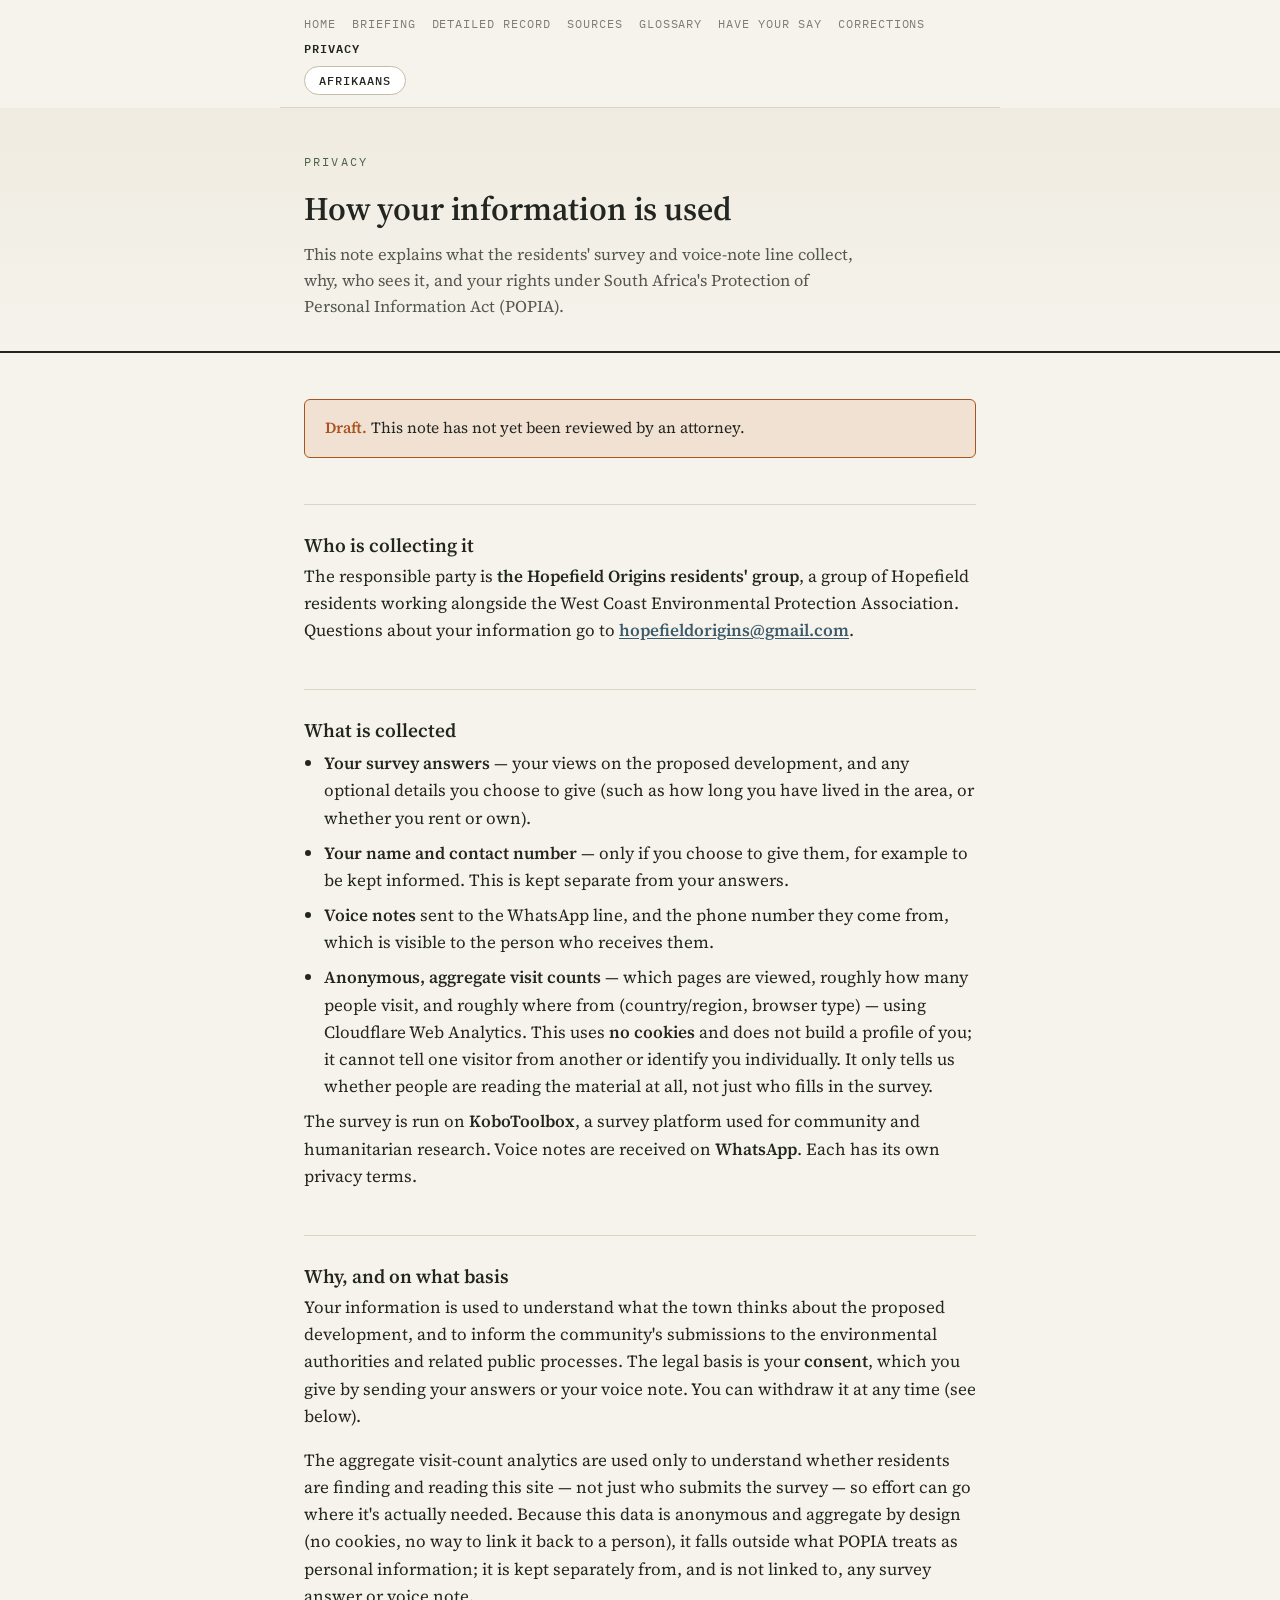
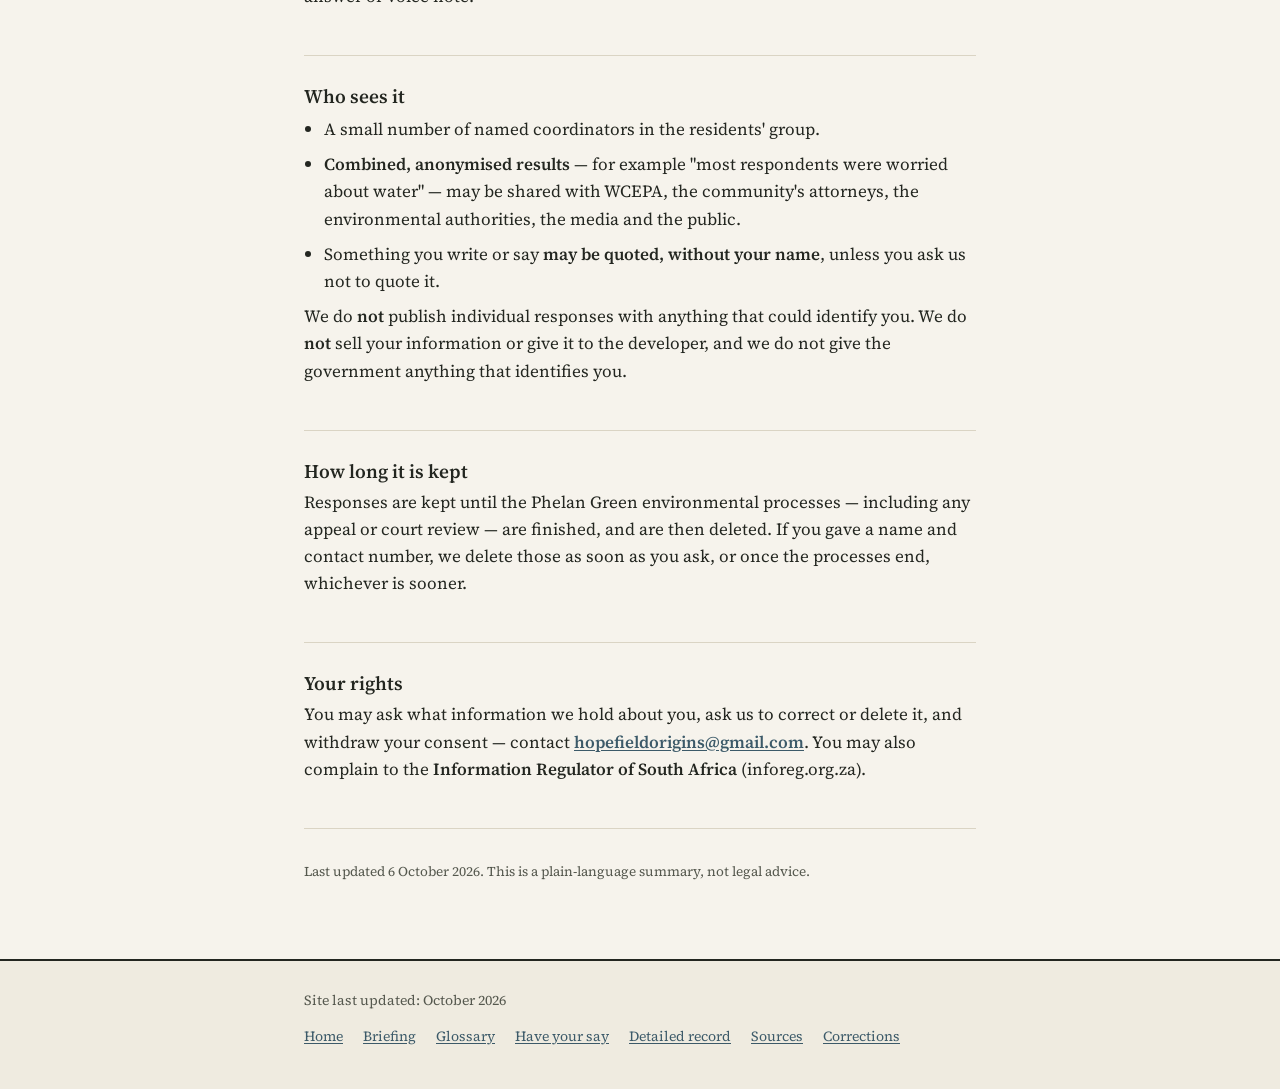
<file: privacy.html>
<!doctype html>
<html lang="en">
<head>
<meta charset="utf-8">
<meta name="viewport" content="width=device-width,initial-scale=1">
<title>How your information is used &mdash; Phelan Green &amp; Hopefield</title>
<meta name="description" content="Privacy note for the Hopefield residents' survey and voice-note line: what is collected, why, who sees it, and your rights under POPIA.">
<link rel="icon" href="data:image/svg+xml,%3Csvg xmlns='http://www.w3.org/2000/svg' viewBox='0 0 100 100'%3E%3Ctext y='.9em' font-size='90'%3E%F0%9F%8C%BE%3C/text%3E%3C/svg%3E">
<link rel="preconnect" href="https://fonts.googleapis.com">
<link rel="preconnect" href="https://fonts.gstatic.com" crossorigin>
<link rel="stylesheet" href="https://fonts.googleapis.com/css2?family=Source+Serif+4:ital,opsz,wght@0,8..60,400;0,8..60,600;1,8..60,400&family=IBM+Plex+Mono:wght@400;500;600&display=swap">
<link rel="stylesheet" href="style.css">
</head>
<body>

<div class="topbar">
  <nav class="navlinks" aria-label="Site">
    <a class="home" href="index.html" lang="en">Home</a><a class="home" href="index.html" lang="af">Tuis</a>
    <a class="home" href="briefing.html" lang="en">Briefing</a><a class="home" href="briefing.html" lang="af">Oorsig</a>
    <a class="home" href="the-record.html" lang="en">Detailed record</a><a class="home" href="the-record.html" lang="af">Gedet. rekord</a>
    <a class="home" href="sources.html" lang="en">Sources</a><a class="home" href="sources.html" lang="af">Bronne</a>
    <a class="home" href="glossary.html" lang="en">Glossary</a><a class="home" href="glossary.html" lang="af">Woordelys</a>
    <a class="home" href="have-your-say.html" lang="en">Have your say</a><a class="home" href="have-your-say.html" lang="af">Laat jou stem hoor</a>
    <a class="home" href="corrections.html" lang="en">Corrections</a><a class="home" href="corrections.html" lang="af">Regstellings</a>
    <a class="home" href="privacy.html" aria-current="page" lang="en">Privacy</a><a class="home" href="privacy.html" aria-current="page" lang="af">Privaatheid</a>
  </nav>
  <button class="langbtn" id="langToggle" type="button" aria-label="Switch language">Afrikaans</button>
</div>

<div class="draftbar">
  Voorlopige Afrikaanse vertaling &mdash; laat asseblief 'n Afrikaanssprekende dit nagaan.
</div>

<header class="mast">
  <div class="mast-inner">
    <p class="kicker" lang="en">Privacy</p>
    <p class="kicker" lang="af">Privaatheid</p>
    <h1 class="title">
      <span lang="en">How your information is used</span>
      <span lang="af">Hoe jou inligting gebruik word</span>
    </h1>
    <p class="standfirst">
      <span lang="en">This note explains what the residents' survey and voice-note line collect, why, who sees it, and your rights under South Africa's Protection of Personal Information Act (POPIA).</span>
      <span lang="af">Hierdie nota verduidelik wat die inwoners-vraelys en stemboodskap-lyn versamel, hoekom, wie dit sien, en jou regte ingevolge Suid-Afrika se Wet op die Beskerming van Persoonlike Inligting (POPIA).</span>
    </p>
  </div>
</header>

<div class="wrap">
<main>

  <section>
    <div class="callout warn">
      <p style="margin:0" lang="en"><strong>Draft.</strong> This note has not yet been reviewed by an attorney.</p>
      <p style="margin:0" lang="af"><strong>Konsep.</strong> Hierdie nota is nog nie deur 'n prokureur nagegaan nie.</p>
    </div>
  </section>

  <section>
    <h2 class="sec" lang="en">Who is collecting it</h2>
    <h2 class="sec" lang="af">Wie dit versamel</h2>
    <p lang="en">The responsible party is <strong>the Hopefield Origins residents' group</strong>, a group of Hopefield residents working alongside the West Coast Environmental Protection Association. Questions about your information go to <strong><a href="mailto:hopefieldorigins@gmail.com">hopefieldorigins@gmail.com</a></strong>.</p>
    <p lang="af">Die verantwoordelike party is <strong>die Hopefield Origins-inwonersgroep</strong>, 'n groep Hopefield-inwoners wat saam met die Weskus Omgewingsbeskermingsvereniging werk. Vrae oor jou inligting gaan na <strong><a href="mailto:hopefieldorigins@gmail.com">hopefieldorigins@gmail.com</a></strong>.</p>
  </section>

  <section>
    <h2 class="sec" lang="en">What is collected</h2>
    <h2 class="sec" lang="af">Wat versamel word</h2>
    <ul class="plain">
      <li lang="en"><strong>Your survey answers</strong> &mdash; your views on the proposed development, and any optional details you choose to give (such as how long you have lived in the area, or whether you rent or own).</li>
      <li lang="af"><strong>Jou vraelys-antwoorde</strong> &mdash; jou sienings oor die voorgestelde ontwikkeling, en enige opsionele besonderhede wat jy kies om te gee (soos hoe lank jy al in die omgewing woon, of jy huur of besit).</li>
      <li lang="en"><strong>Your name and contact number</strong> &mdash; only if you choose to give them, for example to be kept informed. This is kept separate from your answers.</li>
      <li lang="af"><strong>Jou naam en kontaknommer</strong> &mdash; net as jy kies om dit te gee, byvoorbeeld om ingelig te bly. Dit word apart van jou antwoorde gehou.</li>
      <li lang="en"><strong>Voice notes</strong> sent to the WhatsApp line, and the phone number they come from, which is visible to the person who receives them.</li>
      <li lang="af"><strong>Stemboodskappe</strong> wat na die WhatsApp-lyn gestuur word, en die telefoonnommer waarvandaan hulle kom, wat sigbaar is vir die persoon wat dit ontvang.</li>
      <li lang="en"><strong>Anonymous, aggregate visit counts</strong> &mdash; which pages are viewed, roughly how many people visit, and roughly where from (country/region, browser type) &mdash; using Cloudflare Web Analytics. This uses <strong>no cookies</strong> and does not build a profile of you; it cannot tell one visitor from another or identify you individually. It only tells us whether people are reading the material at all, not just who fills in the survey.</li>
      <li lang="af"><strong>Anonieme, saamgevoegde besoektellings</strong> &mdash; watter bladsye besigtig word, ongeveer hoeveel mense die werf besoek, en ongeveer van waar (land/streek, blaaiertipe) &mdash; met Cloudflare Web Analytics. Dit gebruik <strong>geen koekies</strong> nie en bou nie 'n profiel van jou op nie; dit kan nie een besoeker van 'n ander onderskei of jou individueel identifiseer nie. Dit vertel ons net of mense die materiaal lees, nie net wie die vraelys invul nie.</li>
    </ul>
    <p lang="en">The survey is run on <strong>KoboToolbox</strong>, a survey platform used for community and humanitarian research. Voice notes are received on <strong>WhatsApp</strong>. Each has its own privacy terms.</p>
    <p lang="af">Die vraelys word op <strong>KoboToolbox</strong> bestuur, 'n vraelys-platform wat vir gemeenskaps- en humanit&ecirc;re navorsing gebruik word. Stemboodskappe word op <strong>WhatsApp</strong> ontvang. Elkeen het sy eie privaatheidsvoorwaardes.</p>
  </section>

  <section>
    <h2 class="sec" lang="en">Why, and on what basis</h2>
    <h2 class="sec" lang="af">Hoekom, en op watter grondslag</h2>
    <p lang="en">Your information is used to understand what the town thinks about the proposed development, and to inform the community's submissions to the environmental authorities and related public processes. The legal basis is your <strong>consent</strong>, which you give by sending your answers or your voice note. You can withdraw it at any time (see below).</p>
    <p lang="af">Jou inligting word gebruik om te verstaan wat die dorp oor die voorgestelde ontwikkeling dink, en om die gemeenskap se voorleggings aan die omgewingsowerhede en verwante openbare prosesse in te lig. Die regsgrondslag is jou <strong>toestemming</strong>, wat jy gee deur jou antwoorde of jou stemboodskap te stuur. Jy kan dit enige tyd terugtrek (sien hieronder).</p>
    <p lang="en">The aggregate visit-count analytics are used only to understand whether residents are finding and reading this site &mdash; not just who submits the survey &mdash; so effort can go where it's actually needed. Because this data is anonymous and aggregate by design (no cookies, no way to link it back to a person), it falls outside what POPIA treats as personal information; it is kept separately from, and is not linked to, any survey answer or voice note.</p>
    <p lang="af">Die saamgevoegde besoektelling-analise word slegs gebruik om te verstaan of inwoners hierdie werf vind en lees &mdash; nie net wie die vraelys invul nie &mdash; sodat moeite gaan waar dit werklik nodig is. Omdat hierdie data by ontwerp anoniem en saamgevoeg is (geen koekies nie, geen manier om dit aan 'n persoon te koppel nie), val dit buite wat POPIA as persoonlike inligting beskou; dit word apart gehou van, en word nie gekoppel aan, enige vraelys-antwoord of stemboodskap nie.</p>
  </section>

  <section>
    <h2 class="sec" lang="en">Who sees it</h2>
    <h2 class="sec" lang="af">Wie dit sien</h2>
    <ul class="plain">
      <li lang="en">A small number of named coordinators in the residents' group.</li>
      <li lang="af">'n Klein aantal benoemde ko&ouml;rdineerders in die inwonersgroep.</li>
      <li lang="en"><strong>Combined, anonymised results</strong> &mdash; for example "most respondents were worried about water" &mdash; may be shared with WCEPA, the community's attorneys, the environmental authorities, the media and the public.</li>
      <li lang="af"><strong>Saamgevoegde, geanonimiseerde resultate</strong> &mdash; byvoorbeeld "die meeste respondente was oor water bekommerd" &mdash; mag met WCEPA, die gemeenskap se prokureurs, die omgewingsowerhede, die media en die publiek gedeel word.</li>
      <li lang="en">Something you write or say <strong>may be quoted, without your name</strong>, unless you ask us not to quote it.</li>
      <li lang="af">Iets wat jy skryf of s&ecirc; <strong>mag aangehaal word, sonder jou naam</strong>, tensy jy ons vra om dit nie aan te haal nie.</li>
    </ul>
    <p lang="en">We do <strong>not</strong> publish individual responses with anything that could identify you. We do <strong>not</strong> sell your information or give it to the developer, and we do not give the government anything that identifies you.</p>
    <p lang="af">Ons publiseer <strong>nie</strong> individuele antwoorde met enigiets wat jou kan identifiseer nie. Ons <strong>verkoop nie</strong> jou inligting nie en gee dit nie vir die ontwikkelaar nie, en ons gee die regering niks wat jou identifiseer nie.</p>
  </section>

  <section>
    <h2 class="sec" lang="en">How long it is kept</h2>
    <h2 class="sec" lang="af">Hoe lank dit gehou word</h2>
    <p lang="en">Responses are kept until the Phelan Green environmental processes &mdash; including any appeal or court review &mdash; are finished, and are then deleted. If you gave a name and contact number, we delete those as soon as you ask, or once the processes end, whichever is sooner.</p>
    <p lang="af">Antwoorde word gehou totdat die Phelan Green-omgewingsprosesse &mdash; insluitend enige app&egrave;l of hersiening deur 'n hof &mdash; klaar is, en word dan uitgevee. As jy 'n naam en kontaknommer gegee het, vee ons dit uit sodra jy vra, of sodra die prosesse eindig, watter een ook al eerste kom.</p>
  </section>

  <section>
    <h2 class="sec" lang="en">Your rights</h2>
    <h2 class="sec" lang="af">Jou regte</h2>
    <p lang="en">You may ask what information we hold about you, ask us to correct or delete it, and withdraw your consent &mdash; contact <strong><a href="mailto:hopefieldorigins@gmail.com">hopefieldorigins@gmail.com</a></strong>. You may also complain to the <strong>Information Regulator of South Africa</strong> (inforeg.org.za).</p>
    <p lang="af">Jy kan vra watter inligting ons oor jou hou, ons vra om dit reg te stel of uit te vee, en jou toestemming terugtrek &mdash; kontak <strong><a href="mailto:hopefieldorigins@gmail.com">hopefieldorigins@gmail.com</a></strong>. Jy kan ook by die <strong>Inligtingsreguleerder van Suid-Afrika</strong> (inforeg.org.za) kla.</p>
  </section>

  <section>
    <p><small lang="en">Last updated 6 October 2026. This is a plain-language summary, not legal advice.</small><small lang="af">Laas bygewerk 6 Oktober 2026. Dit is 'n eenvoudige opsomming, nie regsadvies nie.</small></p>
  </section>

</main>
</div>

<footer>
  <div class="footer-inner">
    <p class="disc">
      <span lang="en">Site last updated: </span><span lang="af">Webwerf laas opgedateer: </span><span id="siteUpdated">October 2026</span>
    </p>
    <nav>
      <a href="index.html" lang="en">Home</a><a href="index.html" lang="af">Tuis</a>
      <a href="briefing.html" lang="en">Briefing</a><a href="briefing.html" lang="af">Oorsig</a>
      <a href="glossary.html" lang="en">Glossary</a><a href="glossary.html" lang="af">Woordelys</a>
      <a href="have-your-say.html" lang="en">Have your say</a><a href="have-your-say.html" lang="af">Laat jou stem hoor</a>
      <a href="the-record.html" lang="en">Detailed record</a><a href="the-record.html" lang="af">Gedetailleerde rekord</a>
      <a href="sources.html" lang="en">Sources</a><a href="sources.html" lang="af">Bronne</a>
      <a href="corrections.html" lang="en">Corrections</a><a href="corrections.html" lang="af">Regstellings</a>
    </nav>
  </div>
</footer>

<script src="site.js"></script>
</body>
</html>
</file>
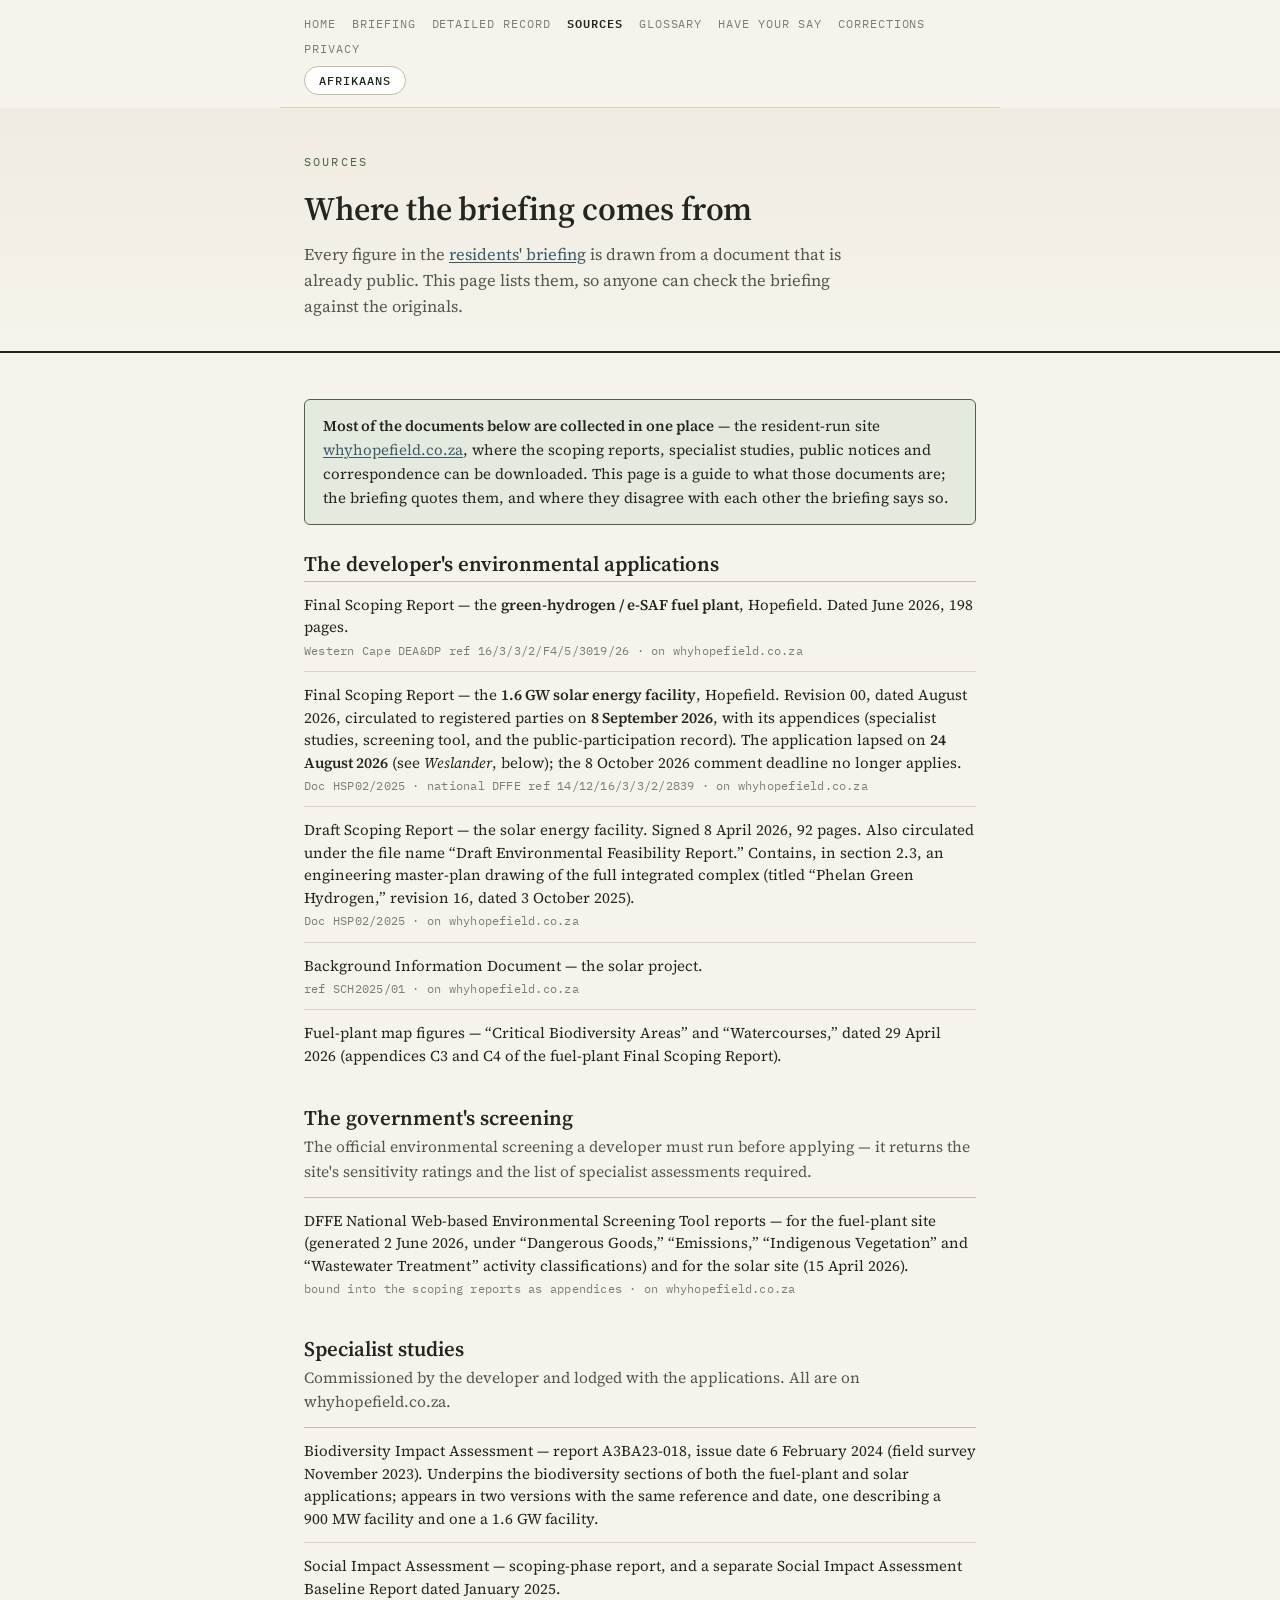
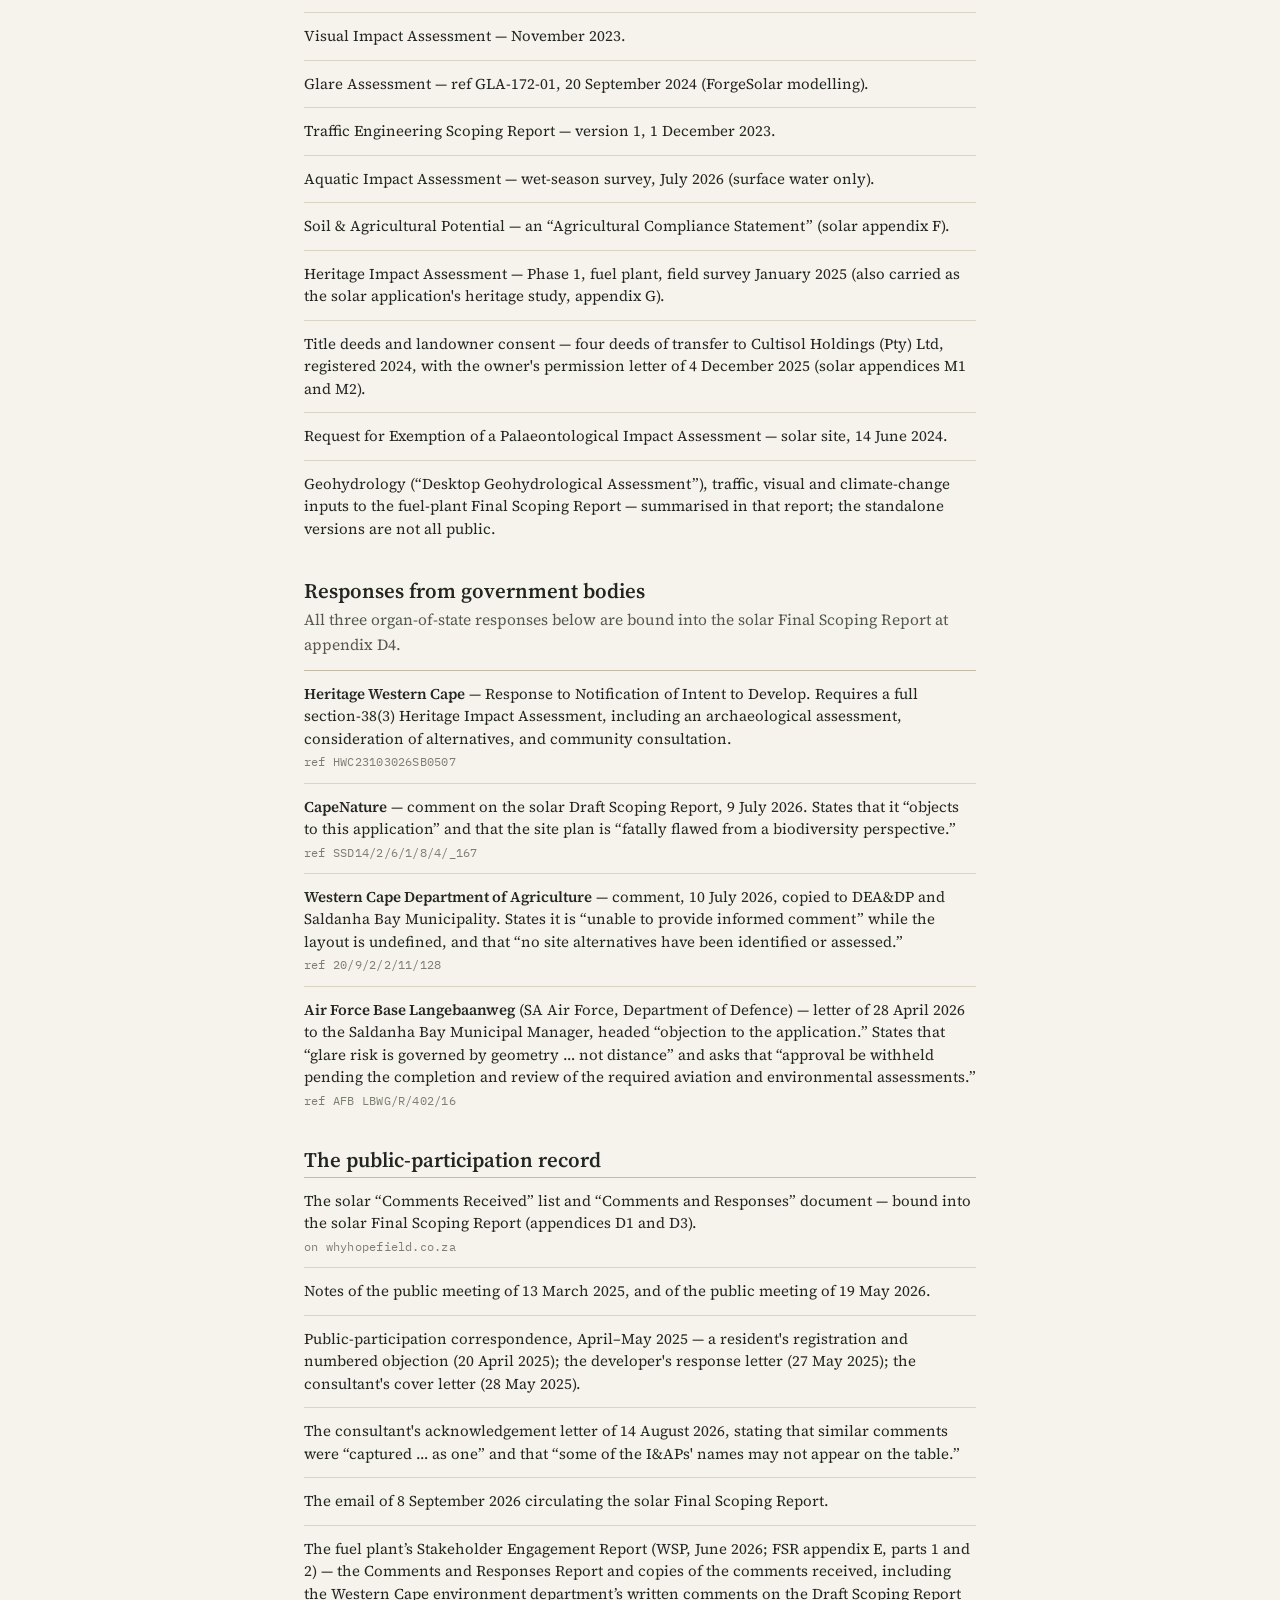
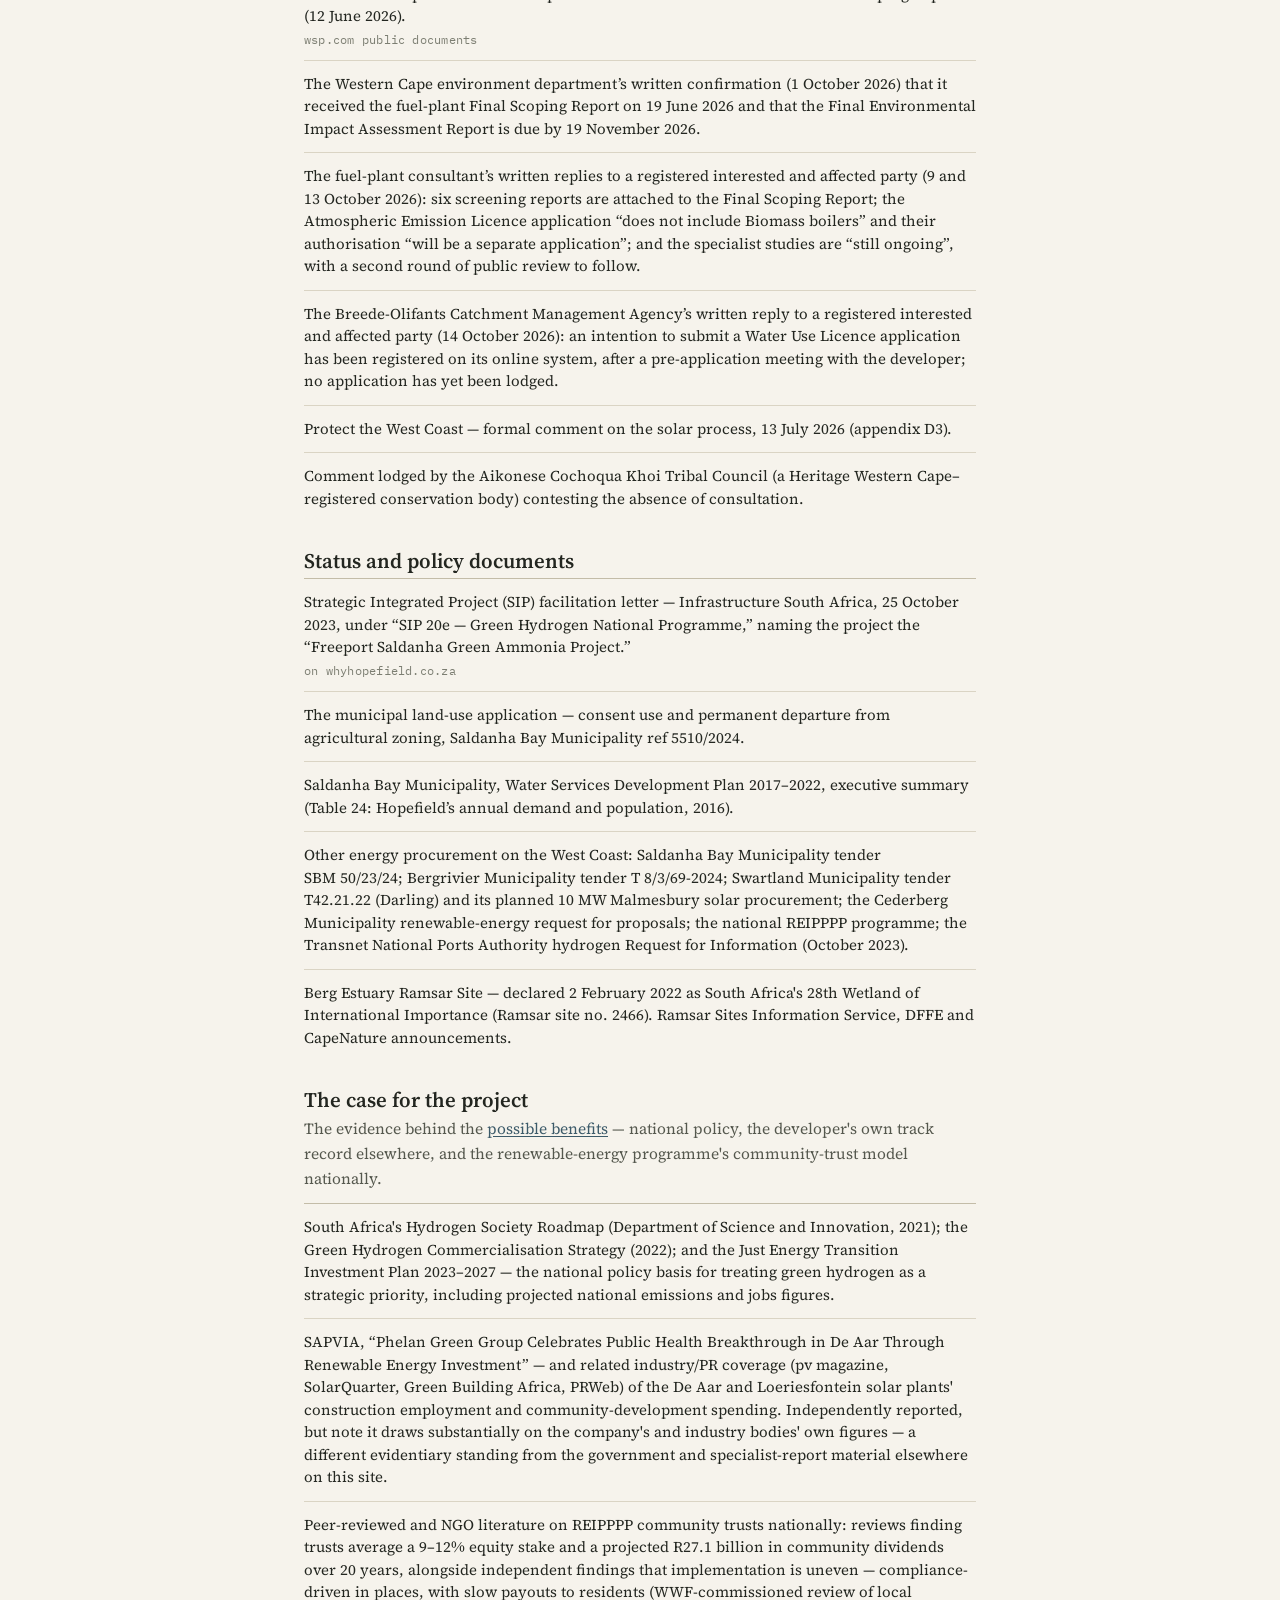
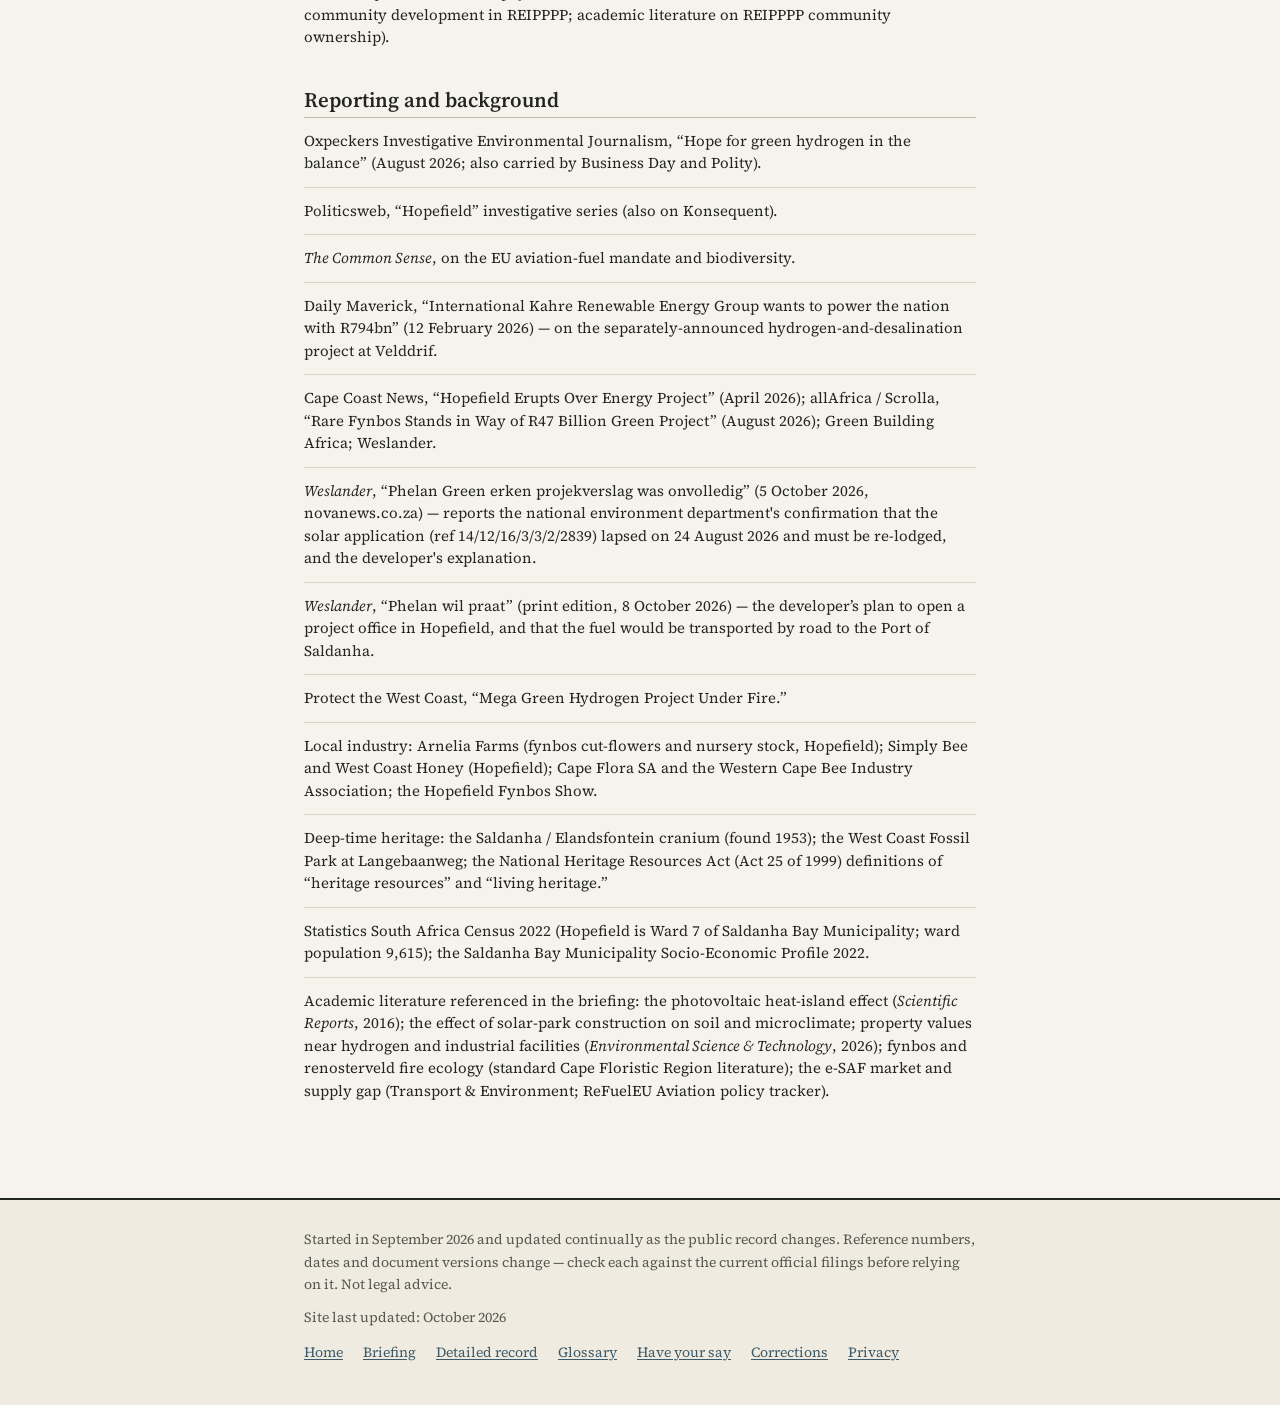
<file: sources.html>
<!doctype html>
<html lang="en">
<head>
<meta charset="utf-8">
<meta name="viewport" content="width=device-width,initial-scale=1">
<title>Sources</title>
<meta name="description" content="The public documents and reporting the Hopefield briefing on the proposed Phelan Green development is drawn from.">
<link rel="icon" href="data:image/svg+xml,%3Csvg xmlns='http://www.w3.org/2000/svg' viewBox='0 0 100 100'%3E%3Ctext y='.9em' font-size='90'%3E%F0%9F%8C%BE%3C/text%3E%3C/svg%3E">
<link rel="preconnect" href="https://fonts.googleapis.com">
<link rel="preconnect" href="https://fonts.gstatic.com" crossorigin>
<link rel="stylesheet" href="https://fonts.googleapis.com/css2?family=Source+Serif+4:ital,opsz,wght@0,8..60,400;0,8..60,600;1,8..60,400&family=IBM+Plex+Mono:wght@400;500;600&display=swap">
<link rel="stylesheet" href="style.css">
<style>
  .src-group{margin:26px 0}
  .src-group h2{font-size:1.3rem;margin:0 0 4px}
  .src-group > p.intro{color:var(--ink-soft);margin:0 0 12px;font-size:.97rem}
  ul.reflist{list-style:none;margin:0;padding:0}
  ul.reflist li{
    padding:12px 0;border-top:1px solid var(--rule);font-size:15px;line-height:1.5;
  }
  ul.reflist li:first-child{border-top:1.5px solid var(--rule-strong)}
  ul.reflist .ref{
    display:block;font-family:"IBM Plex Mono",monospace;font-size:11.5px;
    color:var(--ink-faint);letter-spacing:.02em;margin-top:3px;
  }
  .whereline{background:var(--green-soft);border:1px solid var(--green);border-radius:6px;padding:14px 18px;margin:18px 0;font-size:15px}
</style>
</head>
<body>

<div class="topbar">
  <nav class="navlinks" aria-label="Site">
    <a class="home" href="index.html" lang="en">Home</a><a class="home" href="index.html" lang="af">Tuis</a>
    <a class="home" href="briefing.html" lang="en">Briefing</a><a class="home" href="briefing.html" lang="af">Oorsig</a>
    <a class="home" href="the-record.html" lang="en">Detailed record</a><a class="home" href="the-record.html" lang="af">Gedet. rekord</a>
    <a class="home" href="sources.html" aria-current="page" lang="en">Sources</a><a class="home" href="sources.html" aria-current="page" lang="af">Bronne</a>
    <a class="home" href="glossary.html" lang="en">Glossary</a><a class="home" href="glossary.html" lang="af">Woordelys</a>
    <a class="home" href="have-your-say.html" lang="en">Have your say</a><a class="home" href="have-your-say.html" lang="af">Laat jou stem hoor</a>
    <a class="home" href="corrections.html" lang="en">Corrections</a><a class="home" href="corrections.html" lang="af">Regstellings</a>
    <a class="home" href="privacy.html" lang="en">Privacy</a><a class="home" href="privacy.html" lang="af">Privaatheid</a>
  </nav>
  <button class="langbtn" id="langToggle" type="button" aria-label="Switch language">Afrikaans</button>
</div>

<div class="draftbar">
  Voorlopige Afrikaanse vertaling &mdash; laat asseblief 'n Afrikaanssprekende dit nagaan.
</div>

<header class="mast">
  <div class="mast-inner">
    <p class="kicker" lang="en">Sources</p>
    <p class="kicker" lang="af">Bronne</p>
    <h1 class="title">
      <span lang="en">Where the briefing comes from</span>
      <span lang="af">Waar die oorsig vandaan kom</span>
    </h1>
    <p class="standfirst">
      <span lang="en">Every figure in the <a href="briefing.html">residents' briefing</a> is drawn from a document that is already public. This page lists them, so anyone can check the briefing against the originals.</span>
      <span lang="af">Elke syfer in die <a href="briefing.html">inwoner-oorsig</a> is uit 'n dokument geneem wat reeds openbaar is. Hierdie bladsy lys hulle, sodat enigiemand die oorsig teen die oorspronklikes kan toets.</span>
    </p>
  </div>
</header>

<div class="wrap">
<main>

  <section>
    <div class="whereline">
      <span lang="en"><strong>Most of the documents below are collected in one place</strong> &mdash; the resident-run site <a href="https://www.whyhopefield.co.za/">whyhopefield.co.za</a>, where the scoping reports, specialist studies, public notices and correspondence can be downloaded. This page is a guide to what those documents are; the briefing quotes them, and where they disagree with each other the briefing says so.</span>
      <span lang="af"><strong>Die meeste van die dokumente hieronder is op een plek versamel</strong> &mdash; die inwoner-bestuurde webwerf <a href="https://www.whyhopefield.co.za/">whyhopefield.co.za</a>, waar die bestekverslae, spesialisstudies, openbare kennisgewings en korrespondensie afgelaai kan word. Hierdie bladsy is 'n gids tot wat daardie dokumente is; die oorsig haal hulle aan, en waar hulle mekaar weerspreek, s&ecirc; die oorsig dit.</span>
    </div>

    <div class="src-group">
      <h2 lang="en">The developer's environmental applications</h2>
      <h2 lang="af">Die ontwikkelaar se omgewingsaansoeke</h2>
      <ul class="reflist" lang="en">
        <li>Final Scoping Report &mdash; the <strong>green-hydrogen / e-SAF fuel plant</strong>, Hopefield. Dated June 2026, 198 pages.<span class="ref">Western Cape DEA&amp;DP ref 16/3/3/2/F4/5/3019/26 &middot; on whyhopefield.co.za</span></li>
        <li>Final Scoping Report &mdash; the <strong>1.6&nbsp;GW solar energy facility</strong>, Hopefield. Revision 00, dated August 2026, circulated to registered parties on <strong>8 September 2026</strong>, with its appendices (specialist studies, screening tool, and the public-participation record). The application lapsed on <strong>24 August 2026</strong> (see <em>Weslander</em>, below); the 8 October 2026 comment deadline no longer applies.<span class="ref">Doc HSP02/2025 &middot; national DFFE ref 14/12/16/3/3/2/2839 &middot; on whyhopefield.co.za</span></li>
        <li>Draft Scoping Report &mdash; the solar energy facility. Signed 8 April 2026, 92 pages. Also circulated under the file name &ldquo;Draft Environmental Feasibility Report.&rdquo; Contains, in section&nbsp;2.3, an engineering master-plan drawing of the full integrated complex (titled &ldquo;Phelan Green Hydrogen,&rdquo; revision 16, dated 3 October 2025).<span class="ref">Doc HSP02/2025 &middot; on whyhopefield.co.za</span></li>
        <li>Background Information Document &mdash; the solar project.<span class="ref">ref SCH2025/01 &middot; on whyhopefield.co.za</span></li>
        <li>Fuel-plant map figures &mdash; &ldquo;Critical Biodiversity Areas&rdquo; and &ldquo;Watercourses,&rdquo; dated 29 April 2026 (appendices C3 and C4 of the fuel-plant Final Scoping Report).</li>
      </ul>
      <ul class="reflist" lang="af">
        <li>Finale Bestekverslag &mdash; die <strong>groenwaterstof-/e-SAF-brandstofaanleg</strong>, Hopefield. Gedateer Junie 2026, 198 bladsye.<span class="ref">Wes-Kaapse DEA&amp;DP verw. 16/3/3/2/F4/5/3019/26 &middot; op whyhopefield.co.za</span></li>
        <li>Finale Bestekverslag &mdash; die <strong>1.6&nbsp;GW son-energiefasiliteit</strong>, Hopefield. Hersiening 00, gedateer Augustus 2026, aan geregistreerde partye versprei op <strong>8 September 2026</strong>, met sy bylae (spesialisstudies, siftingstelsel, en die openbare-deelname-rekord). Die aansoek het op <strong>24 Augustus 2026</strong> verval (sien <em>Weslander</em>, hieronder); die kommentaar-sperdatum van 8 Oktober 2026 geld nie meer nie.<span class="ref">Dok HSP02/2025 &middot; nasionale DFFE verw. 14/12/16/3/3/2/2839 &middot; op whyhopefield.co.za</span></li>
        <li>Konsep-Bestekverslag &mdash; die son-energiefasiliteit. Onderteken 8 April 2026, 92 bladsye. Ook versprei onder die l&ecirc;ernaam &ldquo;Draft Environmental Feasibility Report.&rdquo; Bevat, in afdeling&nbsp;2.3, 'n ingenieurs-meesterplan-tekening van die volle ge&iuml;ntegreerde kompleks (getitel &ldquo;Phelan Green Hydrogen,&rdquo; hersiening 16, gedateer 3 Oktober 2025).<span class="ref">Dok HSP02/2025 &middot; op whyhopefield.co.za</span></li>
        <li>Agtergrondinligtingdokument &mdash; die sonprojek.<span class="ref">verw. SCH2025/01 &middot; op whyhopefield.co.za</span></li>
        <li>Brandstofaanleg-kaartfigure &mdash; &ldquo;Kritieke Biodiversiteitsgebiede&rdquo; en &ldquo;Waterlope,&rdquo; gedateer 29 April 2026 (bylae C3 en C4 van die brandstofaanleg se Finale Bestekverslag).</li>
      </ul>
    </div>

    <div class="src-group">
      <h2 lang="en">The government's screening</h2>
      <h2 lang="af">Die regering se sifting</h2>
      <p class="intro" lang="en">The official environmental screening a developer must run before applying &mdash; it returns the site's sensitivity ratings and the list of specialist assessments required.</p>
      <p class="intro" lang="af">Die amptelike omgewingsifting wat 'n ontwikkelaar moet loop voor aansoek &mdash; dit lewer die terrein se sensitiwiteitsgraderings en die lys spesialisevaluerings wat vereis word.</p>
      <ul class="reflist" lang="en">
        <li>DFFE National Web-based Environmental Screening Tool reports &mdash; for the fuel-plant site (generated 2 June 2026, under &ldquo;Dangerous Goods,&rdquo; &ldquo;Emissions,&rdquo; &ldquo;Indigenous Vegetation&rdquo; and &ldquo;Wastewater Treatment&rdquo; activity classifications) and for the solar site (15 April 2026).<span class="ref">bound into the scoping reports as appendices &middot; on whyhopefield.co.za</span></li>
      </ul>
      <ul class="reflist" lang="af">
        <li>DFFE Nasionale Web-gebaseerde Omgewingsiftingstelsel-verslae &mdash; vir die brandstofaanleg-terrein (gegenereer 2 Junie 2026, onder &ldquo;Gevaarlike Goedere,&rdquo; &ldquo;Vrystellings,&rdquo; &ldquo;Inheemse Plantegroei&rdquo; en &ldquo;Afvalwaterbehandeling&rdquo; aktiwiteitsklassifikasies) en vir die sonkragplaasterrein (15 April 2026).<span class="ref">ingebind in die bestekverslae as bylae &middot; op whyhopefield.co.za</span></li>
      </ul>
    </div>

    <div class="src-group">
      <h2 lang="en">Specialist studies</h2>
      <h2 lang="af">Spesialisstudies</h2>
      <p class="intro" lang="en">Commissioned by the developer and lodged with the applications. All are on whyhopefield.co.za.</p>
      <p class="intro" lang="af">Aangevra deur die ontwikkelaar en by die aansoeke ingedien. Almal is op whyhopefield.co.za.</p>
      <ul class="reflist" lang="en">
        <li>Biodiversity Impact Assessment &mdash; report A3BA23-018, issue date 6 February 2024 (field survey November 2023). Underpins the biodiversity sections of both the fuel-plant and solar applications; appears in two versions with the same reference and date, one describing a 900&nbsp;MW facility and one a 1.6&nbsp;GW facility.</li>
        <li>Social Impact Assessment &mdash; scoping-phase report, and a separate Social Impact Assessment Baseline Report dated January 2025.</li>
        <li>Visual Impact Assessment &mdash; November 2023.</li>
        <li>Glare Assessment &mdash; ref GLA-172-01, 20 September 2024 (ForgeSolar modelling).</li>
        <li>Traffic Engineering Scoping Report &mdash; version 1, 1 December 2023.</li>
        <li>Aquatic Impact Assessment &mdash; wet-season survey, July 2026 (surface water only).</li>
        <li>Soil &amp; Agricultural Potential &mdash; an &ldquo;Agricultural Compliance Statement&rdquo; (solar appendix F).</li>
        <li>Heritage Impact Assessment &mdash; Phase&nbsp;1, fuel plant, field survey January 2025 (also carried as the solar application's heritage study, appendix G).</li>
        <li>Title deeds and landowner consent &mdash; four deeds of transfer to Cultisol Holdings (Pty) Ltd, registered 2024, with the owner's permission letter of 4 December 2025 (solar appendices M1 and M2).</li>
        <li>Request for Exemption of a Palaeontological Impact Assessment &mdash; solar site, 14 June 2024.</li>
        <li>Geohydrology (&ldquo;Desktop Geohydrological Assessment&rdquo;), traffic, visual and climate-change inputs to the fuel-plant Final Scoping Report &mdash; summarised in that report; the standalone versions are not all public.</li>
      </ul>
      <ul class="reflist" lang="af">
        <li>Biodiversiteitsimpakstudie &mdash; verslag A3BA23-018, uitreikdatum 6 Februarie 2024 (veldopname November 2023). Ondersteun die biodiversiteitsafdelings van beide die brandstofaanleg- en sonkragplaas-aansoeke; verskyn in twee weergawes met dieselfde verwysing en datum, een wat 'n 900&nbsp;MW fasiliteit beskryf en een 'n 1.6&nbsp;GW fasiliteit.</li>
        <li>Sosiale Impakstudie &mdash; bestekfase-verslag, en 'n aparte Sosiale Impakstudie Basislynverslag gedateer Januarie 2025.</li>
        <li>Visuele Impakstudie &mdash; November 2023.</li>
        <li>Weerkaatsingsevaluering &mdash; verw. GLA-172-01, 20 September 2024 (ForgeSolar-modellering).</li>
        <li>Verkeersingenieurswese-Bestekverslag &mdash; weergawe 1, 1 Desember 2023.</li>
        <li>Akwatiese Impakstudie &mdash; nat-seisoen opname, Julie 2026 (oppervlakwater alleen).</li>
        <li>Grond- en Landboupotensiaal &mdash; 'n &ldquo;Landbou-nakomingsverklaring&rdquo; (sonkragplaas bylae F).</li>
        <li>Erfenisimpakstudie &mdash; Fase&nbsp;1, brandstofaanleg, veldopname Januarie 2025 (ook gedra as die sonkragplaas-aansoek se erfenisstudie, bylae G).</li>
        <li>Titelaktes en grondeienaar-toestemming &mdash; vier transportaktes aan Cultisol Holdings (Edms.) Bpk., in 2024 geregistreer, met die eienaar se toestemmingsbrief van 4 Desember 2025 (sonkragplaas bylae M1 en M2).</li>
        <li>Versoek om Vrystelling van 'n Paleontologiese Impakstudie &mdash; sonkragplaasterrein, 14 Junie 2024.</li>
        <li>Geohidrologie (&ldquo;Lessenaar-Geohidrologiese Evaluering&rdquo;), verkeer, visuele en klimaatsverandering-insette tot die brandstofaanleg se Finale Bestekverslag &mdash; opgesom in daardie verslag; die aparte weergawes is nie almal openbaar nie.</li>
      </ul>
    </div>

    <div class="src-group">
      <h2 lang="en">Responses from government bodies</h2>
      <h2 lang="af">Antwoorde van regeringsliggame</h2>
      <p class="intro" lang="en">All three organ-of-state responses below are bound into the solar Final Scoping Report at appendix D4.</p>
      <p class="intro" lang="af">Al drie staatsorgaan-antwoorde hieronder is in die sonkragplaas se Finale Bestekverslag by bylae D4 ingebind.</p>
      <ul class="reflist" lang="en">
        <li><strong>Heritage Western Cape</strong> &mdash; Response to Notification of Intent to Develop. Requires a full section-38(3) Heritage Impact Assessment, including an archaeological assessment, consideration of alternatives, and community consultation.<span class="ref">ref HWC23103026SB0507</span></li>
        <li><strong>CapeNature</strong> &mdash; comment on the solar Draft Scoping Report, 9 July 2026. States that it &ldquo;objects to this application&rdquo; and that the site plan is &ldquo;fatally flawed from a biodiversity perspective.&rdquo;<span class="ref">ref SSD14/2/6/1/8/4/_167</span></li>
        <li><strong>Western Cape Department of Agriculture</strong> &mdash; comment, 10 July 2026, copied to DEA&amp;DP and Saldanha Bay Municipality. States it is &ldquo;unable to provide informed comment&rdquo; while the layout is undefined, and that &ldquo;no site alternatives have been identified or assessed.&rdquo;<span class="ref">ref 20/9/2/2/11/128</span></li>
        <li><strong>Air Force Base Langebaanweg</strong> (SA Air Force, Department of Defence) &mdash; letter of 28 April 2026 to the Saldanha Bay Municipal Manager, headed &ldquo;objection to the application.&rdquo; States that &ldquo;glare risk is governed by geometry &hellip; not distance&rdquo; and asks that &ldquo;approval be withheld pending the completion and review of the required aviation and environmental assessments.&rdquo;<span class="ref">ref AFB LBWG/R/402/16</span></li>
      </ul>
      <ul class="reflist" lang="af">
        <li><strong>Erfenis Wes-Kaap</strong> &mdash; Antwoord op Kennisgewing van Voorneme om te Ontwikkel. Vereis 'n volle artikel-38(3) Erfenisimpakstudie, insluitend 'n argeologiese evaluering, oorweging van alternatiewe, en gemeenskapskonsultasie.<span class="ref">verw. HWC23103026SB0507</span></li>
        <li><strong>CapeNature</strong> &mdash; kommentaar op die sonkragplaas se Konsep-Bestekverslag, 9 Julie 2026. Verklaar dat dit &ldquo;beswaar maak teen hierdie aansoek&rdquo; en dat die terreinplan &ldquo;fataal gebrekkig is vanuit 'n biodiversiteitsoogpunt.&rdquo;<span class="ref">verw. SSD14/2/6/1/8/4/_167</span></li>
        <li><strong>Wes-Kaapse Departement Landbou</strong> &mdash; kommentaar, 10 Julie 2026, afgeskrif aan DEA&amp;DP en Saldanhabaai Munisipaliteit. Verklaar dit is &ldquo;nie in staat om ingeligte kommentaar te lewer nie&rdquo; terwyl die uitleg onbepaald is, en dat &ldquo;geen terrein-alternatiewe ge&iuml;dentifiseer of beoordeel is nie.&rdquo;<span class="ref">verw. 20/9/2/2/11/128</span></li>
        <li><strong>Lugmagbasis Langebaanweg</strong> (SA&nbsp;Lugmag, Departement van Verdediging) &mdash; brief van 28 April 2026 aan die Saldanhabaai Munisipale Bestuurder, opgeskryf &ldquo;beswaar teen die aansoek.&rdquo; Verklaar dat &ldquo;weerkaatsingsrisiko deur geometrie bepaal word &hellip; nie afstand nie&rdquo; en vra dat &ldquo;goedkeuring weerhou word hangende die voltooiing en hersiening van die vereiste lugvaart- en omgewingsevaluerings.&rdquo;<span class="ref">verw. AFB LBWG/R/402/16</span></li>
      </ul>
    </div>

    <div class="src-group">
      <h2 lang="en">The public-participation record</h2>
      <h2 lang="af">Die openbare-deelname-rekord</h2>
      <ul class="reflist" lang="en">
        <li>The solar &ldquo;Comments Received&rdquo; list and &ldquo;Comments and Responses&rdquo; document &mdash; bound into the solar Final Scoping Report (appendices D1 and D3).<span class="ref">on whyhopefield.co.za</span></li>
        <li>Notes of the public meeting of 13 March 2025, and of the public meeting of 19 May 2026.</li>
        <li>Public-participation correspondence, April&ndash;May 2025 &mdash; a resident's registration and numbered objection (20 April 2025); the developer's response letter (27 May 2025); the consultant's cover letter (28 May 2025).</li>
        <li>The consultant's acknowledgement letter of 14 August 2026, stating that similar comments were &ldquo;captured &hellip; as one&rdquo; and that &ldquo;some of the I&amp;APs' names may not appear on the table.&rdquo;</li>
        <li>The email of 8 September 2026 circulating the solar Final Scoping Report.</li>
        <li>The fuel plant&rsquo;s Stakeholder Engagement Report (WSP, June 2026; FSR appendix E, parts 1 and 2) &mdash; the Comments and Responses Report and copies of the comments received, including the Western Cape environment department&rsquo;s written comments on the Draft Scoping Report (12 June 2026).<span class="ref">wsp.com public documents</span></li>
        <li>The Western Cape environment department&rsquo;s written confirmation (1 October 2026) that it received the fuel-plant Final Scoping Report on 19 June 2026 and that the Final Environmental Impact Assessment Report is due by 19 November 2026.</li>
        <li>The fuel-plant consultant&rsquo;s written replies to a registered interested and affected party (9 and 13 October 2026): six screening reports are attached to the Final Scoping Report; the Atmospheric Emission Licence application &ldquo;does not include Biomass boilers&rdquo; and their authorisation &ldquo;will be a separate application&rdquo;; and the specialist studies are &ldquo;still ongoing&rdquo;, with a second round of public review to follow.</li>
        <li>The Breede-Olifants Catchment Management Agency&rsquo;s written reply to a registered interested and affected party (14 October 2026): an intention to submit a Water Use Licence application has been registered on its online system, after a pre-application meeting with the developer; no application has yet been lodged.</li>
        <li>Protect the West Coast &mdash; formal comment on the solar process, 13 July 2026 (appendix D3).</li>
        <li>Comment lodged by the Aikonese Cochoqua Khoi Tribal Council (a Heritage Western Cape&ndash;registered conservation body) contesting the absence of consultation.</li>
      </ul>
      <ul class="reflist" lang="af">
        <li>Die sonkragplaas se &ldquo;Kommentaar Ontvang&rdquo;-lys en &ldquo;Kommentaar en Antwoorde&rdquo;-dokument &mdash; ingebind in die sonkragplaas se Finale Bestekverslag (bylae D1 en D3).<span class="ref">op whyhopefield.co.za</span></li>
        <li>Notules van die openbare vergadering van 13 Maart 2025, en van die openbare vergadering van 19 Mei 2026.</li>
        <li>Openbare-deelname-korrespondensie, April&ndash;Mei 2025 &mdash; 'n inwoner se registrasie en genommerde beswaar (20 April 2025); die ontwikkelaar se antwoordbrief (27 Mei 2025); die konsultant se dekbrief (28 Mei 2025).</li>
        <li>Die konsultant se erkenningsbrief van 14 Augustus 2026, wat verklaar soortgelyke kommentaar is &ldquo;as een vasgevang&rdquo; en dat &ldquo;sommige van die B&amp;GP's se name dalk nie op die tabel verskyn nie.&rdquo;</li>
        <li>Die e-pos van 8 September 2026 wat die sonkragplaas se Finale Bestekverslag versprei het.</li>
        <li>Die brandstofaanleg se Belanghebbende-betrokkenheidsverslag (WSP, Junie 2026; FBV-bylae E, dele 1 en 2) &mdash; die verslag van kommentaar en reaksies en afskrifte van die kommentaar ontvang, insluitend die Wes-Kaapse omgewingsdepartement se skriftelike kommentaar op die Konsep-Bestekverslag (12 Junie 2026).<span class="ref">wsp.com openbare dokumente</span></li>
        <li>Die Wes-Kaapse omgewingsdepartement se skriftelike bevestiging (1 Oktober 2026) dat dit die brandstofaanleg se Finale Bestekverslag op 19 Junie 2026 ontvang het en dat die Finale Omgewingsimpakverslag teen 19 November 2026 ingedien moet word.</li>
        <li>Die brandstofaanleg se konsultant se skriftelike antwoorde aan &rsquo;n geregistreerde B&amp;GP (9 en 13 Oktober 2026): ses siftingsverslae is by die Finale Bestekverslag aangeheg; die aansoek om &rsquo;n Lisensie vir Atmosferiese Vrystellings sluit nie die biomassaketels in nie, en hul magtiging sal &rsquo;n afsonderlike aansoek wees; en die spesialisstudies is nog aan die gang, met &rsquo;n tweede rondte openbare kommentaar wat sal volg.</li>
        <li>Die Breede-Olifants-opvanggebiedbestuursagentskap se skriftelike antwoord aan &rsquo;n geregistreerde B&amp;GP (14 Oktober 2026): &rsquo;n voorneme om &rsquo;n aansoek om &rsquo;n watergebruiklisensie in te dien is op sy aanlynstelsel geregistreer, n&aacute; &rsquo;n voor-aansoekvergadering met die ontwikkelaar; nog geen aansoek is ingedien nie.</li>
        <li>Protect the West Coast &mdash; formele kommentaar op die sonkragplaas-proses, 13 Julie 2026 (bylae D3).</li>
        <li>Kommentaar ingedien deur die Aikonese Cochoqua Khoi-stamraad ('n Erfenis Wes-Kaap&ndash;geregistreerde bewaringsliggaam) wat die afwesigheid van konsultasie betwis.</li>
      </ul>
    </div>

    <div class="src-group">
      <h2 lang="en">Status and policy documents</h2>
      <h2 lang="af">Status- en beleidsdokumente</h2>
      <ul class="reflist" lang="en">
        <li>Strategic Integrated Project (SIP) facilitation letter &mdash; Infrastructure South Africa, 25 October 2023, under &ldquo;SIP 20e &mdash; Green Hydrogen National Programme,&rdquo; naming the project the &ldquo;Freeport Saldanha Green Ammonia Project.&rdquo;<span class="ref">on whyhopefield.co.za</span></li>
        <li>The municipal land-use application &mdash; consent use and permanent departure from agricultural zoning, Saldanha Bay Municipality ref 5510/2024.</li>
        <li>Saldanha Bay Municipality, Water Services Development Plan 2017&ndash;2022, executive summary (Table&nbsp;24: Hopefield&rsquo;s annual demand and population, 2016).</li>
        <li>Other energy procurement on the West Coast: Saldanha Bay Municipality tender SBM&nbsp;50/23/24; Bergrivier Municipality tender T&nbsp;8/3/69-2024; Swartland Municipality tender T42.21.22 (Darling) and its planned 10&nbsp;MW Malmesbury solar procurement; the Cederberg Municipality renewable-energy request for proposals; the national REIPPPP programme; the Transnet National Ports Authority hydrogen Request for Information (October 2023).</li>
        <li>Berg Estuary Ramsar Site &mdash; declared 2 February 2022 as South Africa's 28th Wetland of International Importance (Ramsar site no. 2466). Ramsar Sites Information Service, DFFE and CapeNature announcements.</li>
      </ul>
      <ul class="reflist" lang="af">
        <li>Strategiese Ge&iuml;ntegreerde Projek (SIP) fasiliteringsbrief &mdash; Infrastructure South Africa, 25 Oktober 2023, onder &ldquo;SIP 20e &mdash; Groenwaterstof Nasionale Program,&rdquo; wat die projek die &ldquo;Freeport Saldanha Groenammoniakprojek&rdquo; noem.<span class="ref">op whyhopefield.co.za</span></li>
        <li>Die munisipale grondgebruik-aansoek &mdash; toestemminggebruik en permanente afwyking van landbousonering, Saldanhabaai Munisipaliteit verw. 5510/2024.</li>
        <li>Saldanhabaai Munisipaliteit, Waterdiensteontwikkelingsplan 2017&ndash;2022, uitvoerende opsomming (Tabel&nbsp;24: Hopefield se jaarlikse aanvraag en bevolking, 2016).</li>
        <li>Ander energie-verkryging op die Weskus: Saldanhabaai Munisipaliteit tender SBM&nbsp;50/23/24; Bergrivier Munisipaliteit tender T&nbsp;8/3/69-2024; Swartland Munisipaliteit tender T42.21.22 (Darling) en sy beplande 10&nbsp;MW Malmesbury son-verkryging; die Cederberg Munisipaliteit se hernubare-energie versoek om voorstelle; die nasionale REIPPPP-program; die Transnet Nasionale Hawe-owerheid se waterstof Versoek om Inligting (Oktober 2023).</li>
        <li>Bergrivier-mondingsgebied Ramsar-terrein &mdash; verklaar 2 Februarie 2022 as Suid-Afrika se 28ste Vleiland van Internasionale Belang (Ramsar-terrein no. 2466). Ramsar Terreine-Inligtingsdiens, DFFE en CapeNature aankondigings.</li>
      </ul>
    </div>

    <div class="src-group">
      <h2 lang="en">The case for the project</h2>
      <h2 lang="af">Die saak vir die projek</h2>
      <p class="intro" lang="en">The evidence behind the <a href="briefing.html#benefits">possible benefits</a> &mdash; national policy, the developer's own track record elsewhere, and the renewable-energy programme's community-trust model nationally.</p>
      <p class="intro" lang="af">Die bewyse agter die <a href="briefing.html#benefits">moontlike voordele</a> &mdash; nasionale beleid, die ontwikkelaar se eie rekord elders, en die hernubare-energie-program se gemeenskapstrust-model nasionaal.</p>
      <ul class="reflist" lang="en">
        <li>South Africa's Hydrogen Society Roadmap (Department of Science and Innovation, 2021); the Green Hydrogen Commercialisation Strategy (2022); and the Just Energy Transition Investment Plan 2023&ndash;2027 &mdash; the national policy basis for treating green hydrogen as a strategic priority, including projected national emissions and jobs figures.</li>
        <li>SAPVIA, &ldquo;Phelan Green Group Celebrates Public Health Breakthrough in De Aar Through Renewable Energy Investment&rdquo; &mdash; and related industry/PR coverage (pv magazine, SolarQuarter, Green Building Africa, PRWeb) of the De Aar and Loeriesfontein solar plants' construction employment and community-development spending. Independently reported, but note it draws substantially on the company's and industry bodies' own figures &mdash; a different evidentiary standing from the government and specialist-report material elsewhere on this site.</li>
        <li>Peer-reviewed and NGO literature on REIPPPP community trusts nationally: reviews finding trusts average a 9&ndash;12% equity stake and a projected R27.1&nbsp;billion in community dividends over 20 years, alongside independent findings that implementation is uneven &mdash; compliance-driven in places, with slow payouts to residents (WWF-commissioned review of local community development in REIPPPP; academic literature on REIPPPP community ownership).</li>
      </ul>
      <ul class="reflist" lang="af">
        <li>Suid-Afrika se Waterstofgemeenskap-padkaart (Departement van Wetenskap en Innovasie, 2021); die Groenwaterstof-kommersialiseringstrategie (2022); en die Regverdige Energie-oorgang Beleggingsplan 2023&ndash;2027 &mdash; die nasionale beleidsgrondslag vir die hantering van groenwaterstof as 'n strategiese prioriteit, insluitend geprojekteerde nasionale uitstoot- en werksyfers.</li>
        <li>SAPVIA, &ldquo;Phelan Green Group Celebrates Public Health Breakthrough in De Aar Through Renewable Energy Investment&rdquo; &mdash; en verwante bedryfs-/mediadekking (pv magazine, SolarQuarter, Green Building Africa, PRWeb) van die De Aar- en Loeriesfontein-sonaanlegte se konstruksie-indiensneming en gemeenskapsontwikkeling-besteding. Onafhanklik gerapporteer, maar let op dit steun grootliks op die maatskappy en bedryfsliggame se eie syfers &mdash; 'n ander bewysstatus as die regerings- en spesialisverslag-materiaal elders op hierdie webwerf.</li>
        <li>Eweknie-hersiende en NRO-literatuur oor REIPPPP-gemeenskapstrusts nasionaal: hersienings wat vind trusts hou gemiddeld 'n 9&ndash;12% aandeelbelang en 'n geprojekteerde R27,1&nbsp;miljard in gemeenskapsdividende oor 20 jaar, saam met onafhanklike bevindinge dat implementering ongelyk is &mdash; nakomings-gedrewe op plekke, met stadige uitbetalings aan inwoners (WWF-aangevraagde hersiening van plaaslike gemeenskapsontwikkeling in REIPPPP; akademiese literatuur oor REIPPPP-gemeenskapsbesit).</li>
      </ul>
    </div>

    <div class="src-group">
      <h2 lang="en">Reporting and background</h2>
      <h2 lang="af">Verslaggewing en agtergrond</h2>
      <ul class="reflist" lang="en">
        <li>Oxpeckers Investigative Environmental Journalism, &ldquo;Hope for green hydrogen in the balance&rdquo; (August 2026; also carried by Business Day and Polity).</li>
        <li>Politicsweb, &ldquo;Hopefield&rdquo; investigative series (also on Konsequent).</li>
        <li><em>The Common Sense</em>, on the EU aviation-fuel mandate and biodiversity.</li>
        <li>Daily Maverick, &ldquo;International Kahre Renewable Energy Group wants to power the nation with R794bn&rdquo; (12 February 2026) &mdash; on the separately-announced hydrogen-and-desalination project at Velddrif.</li>
        <li>Cape Coast News, &ldquo;Hopefield Erupts Over Energy Project&rdquo; (April 2026); allAfrica / Scrolla, &ldquo;Rare Fynbos Stands in Way of R47 Billion Green Project&rdquo; (August 2026); Green Building Africa; Weslander.</li>
        <li><em>Weslander</em>, &ldquo;Phelan Green erken projekverslag was onvolledig&rdquo; (5 October 2026, novanews.co.za) &mdash; reports the national environment department's confirmation that the solar application (ref 14/12/16/3/3/2/2839) lapsed on 24 August 2026 and must be re-lodged, and the developer's explanation.</li>
        <li><em>Weslander</em>, &ldquo;Phelan wil praat&rdquo; (print edition, 8 October 2026) &mdash; the developer&rsquo;s plan to open a project office in Hopefield, and that the fuel would be transported by road to the Port of Saldanha.</li>
        <li>Protect the West Coast, &ldquo;Mega Green Hydrogen Project Under Fire.&rdquo;</li>
        <li>Local industry: Arnelia Farms (fynbos cut-flowers and nursery stock, Hopefield); Simply Bee and West Coast Honey (Hopefield); Cape Flora SA and the Western Cape Bee Industry Association; the Hopefield Fynbos Show.</li>
        <li>Deep-time heritage: the Saldanha / Elandsfontein cranium (found 1953); the West Coast Fossil Park at Langebaanweg; the National Heritage Resources Act (Act 25 of 1999) definitions of &ldquo;heritage resources&rdquo; and &ldquo;living heritage.&rdquo;</li>
        <li>Statistics South Africa Census 2022 (Hopefield is Ward&nbsp;7 of Saldanha Bay Municipality; ward population 9,615); the Saldanha Bay Municipality Socio-Economic Profile 2022.</li>
        <li>Academic literature referenced in the briefing: the photovoltaic heat-island effect (<em>Scientific Reports</em>, 2016); the effect of solar-park construction on soil and microclimate; property values near hydrogen and industrial facilities (<em>Environmental Science &amp; Technology</em>, 2026); fynbos and renosterveld fire ecology (standard Cape Floristic Region literature); the e-SAF market and supply gap (Transport &amp; Environment; ReFuelEU Aviation policy tracker).</li>
      </ul>
      <ul class="reflist" lang="af">
        <li>Oxpeckers Investigative Environmental Journalism, &ldquo;Hope for green hydrogen in the balance&rdquo; (Augustus 2026; ook gedra deur Business Day en Polity).</li>
        <li>Politicsweb, &ldquo;Hopefield&rdquo;-ondersoekreeks (ook op Konsequent).</li>
        <li><em>The Common Sense</em>, oor die EU-lugvaartbrandstof-mandaat en biodiversiteit.</li>
        <li>Daily Maverick, &ldquo;International Kahre Renewable Energy Group wants to power the nation with R794bn&rdquo; (12 Februarie 2026) &mdash; oor die apart-aangekondigde waterstof-en-ontsoutingsprojek by Velddrif.</li>
        <li>Cape Coast News, &ldquo;Hopefield Erupts Over Energy Project&rdquo; (April 2026); allAfrica/Scrolla, &ldquo;Rare Fynbos Stands in Way of R47 Billion Green Project&rdquo; (Augustus 2026); Green Building Africa; Weslander.</li>
        <li><em>Weslander</em>, &ldquo;Phelan Green erken projekverslag was onvolledig&rdquo; (5 Oktober 2026, novanews.co.za) &mdash; berig oor die nasionale omgewingsdepartement se bevestiging dat die sonkragplaas-aansoek (verw. 14/12/16/3/3/2/2839) op 24 Augustus 2026 verval het en weer ingedien moet word, en die ontwikkelaar se verduideliking.</li>
        <li><em>Weslander</em>, &ldquo;Phelan wil praat&rdquo; (gedrukte uitgawe, 8 Oktober 2026) &mdash; die ontwikkelaar se plan om &rsquo;n projekkantoor in Hopefield te open, en dat die brandstof per pad na die Saldanhabaai-hawe vervoer sal word.</li>
        <li>Protect the West Coast, &ldquo;Mega Green Hydrogen Project Under Fire.&rdquo;</li>
        <li>Plaaslike bedryf: Arnelia Farms (fynbos-snyblomme en kwekery-voorraad, Hopefield); Simply Bee en West Coast Honey (Hopefield); Cape Flora SA en die Western Cape Bee Industry Association; die Hopefield Fynbosskou.</li>
        <li>Diep-tyd erfenis: die Saldanha-/Elandsfontein-skedel (gevind 1953); die Weskus Fossielpark by Langebaanweg; die Nasionale Wet op Erfenishulpbronne (Wet 25 van 1999) se definisies van &ldquo;erfenishulpbronne&rdquo; en &ldquo;lewende erfenis.&rdquo;</li>
        <li>Statistics South Africa Sensus 2022 (Hopefield is Wyk&nbsp;7 van Saldanhabaai Munisipaliteit; wykbevolking 9 615); die Saldanhabaai Munisipaliteit Sosio-Ekonomiese Profiel 2022.</li>
        <li>Akademiese literatuur in die oorsig aangehaal: die fotovolta&iuml;ese hitte-eiland-effek (<em>Scientific Reports</em>, 2016); die effek van sonpark-konstruksie op grond en mikroklimaat; eiendomswaardes naby waterstof- en nywerheidsfasiliteite (<em>Environmental Science &amp; Technology</em>, 2026); fynbos- en renosterveld-brandekologie (standaard Kaapse Floraryk-literatuur); die e-SAF-mark en voorraadtekort (Transport &amp; Environment; ReFuelEU-lugvaartbeleidspoorder).</li>
      </ul>
    </div>

  </section>

</main>
</div>

<footer>
  <div class="footer-inner">
    <p class="disc" lang="en">Started in September 2026 and updated continually as the public record changes. Reference numbers, dates and document versions change &mdash; check each against the current official filings before relying on it. Not legal advice.</p>
    <p class="disc" lang="af">In September 2026 begin en word deurlopend bygewerk soos die openbare rekord verander. Verwysingsnommers, datums en dokumentweergawes verander &mdash; toets elkeen teen die huidige amptelike stukke voordat jy daarop staatmaak. Nie regsadvies nie.</p>
    <p class="disc" style="margin-top:8px">
      <span lang="en">Site last updated: </span><span lang="af">Webwerf laas opgedateer: </span><span id="siteUpdated">October 2026</span>
    </p>
    <nav>
      <a href="index.html" lang="en">Home</a><a href="index.html" lang="af">Tuis</a>
      <a href="briefing.html" lang="en">Briefing</a><a href="briefing.html" lang="af">Oorsig</a>
      <a href="the-record.html" lang="en">Detailed record</a><a href="the-record.html" lang="af">Gedetailleerde rekord</a>
      <a href="glossary.html" lang="en">Glossary</a><a href="glossary.html" lang="af">Woordelys</a>
      <a href="have-your-say.html" lang="en">Have your say</a><a href="have-your-say.html" lang="af">Laat jou stem hoor</a>
      <a href="corrections.html" lang="en">Corrections</a><a href="corrections.html" lang="af">Regstellings</a>
      <a href="privacy.html" lang="en">Privacy</a><a href="privacy.html" lang="af">Privaatheid</a>
    </nav>
  </div>
</footer>

<script src="site.js"></script>
</body>
</html>
</file>
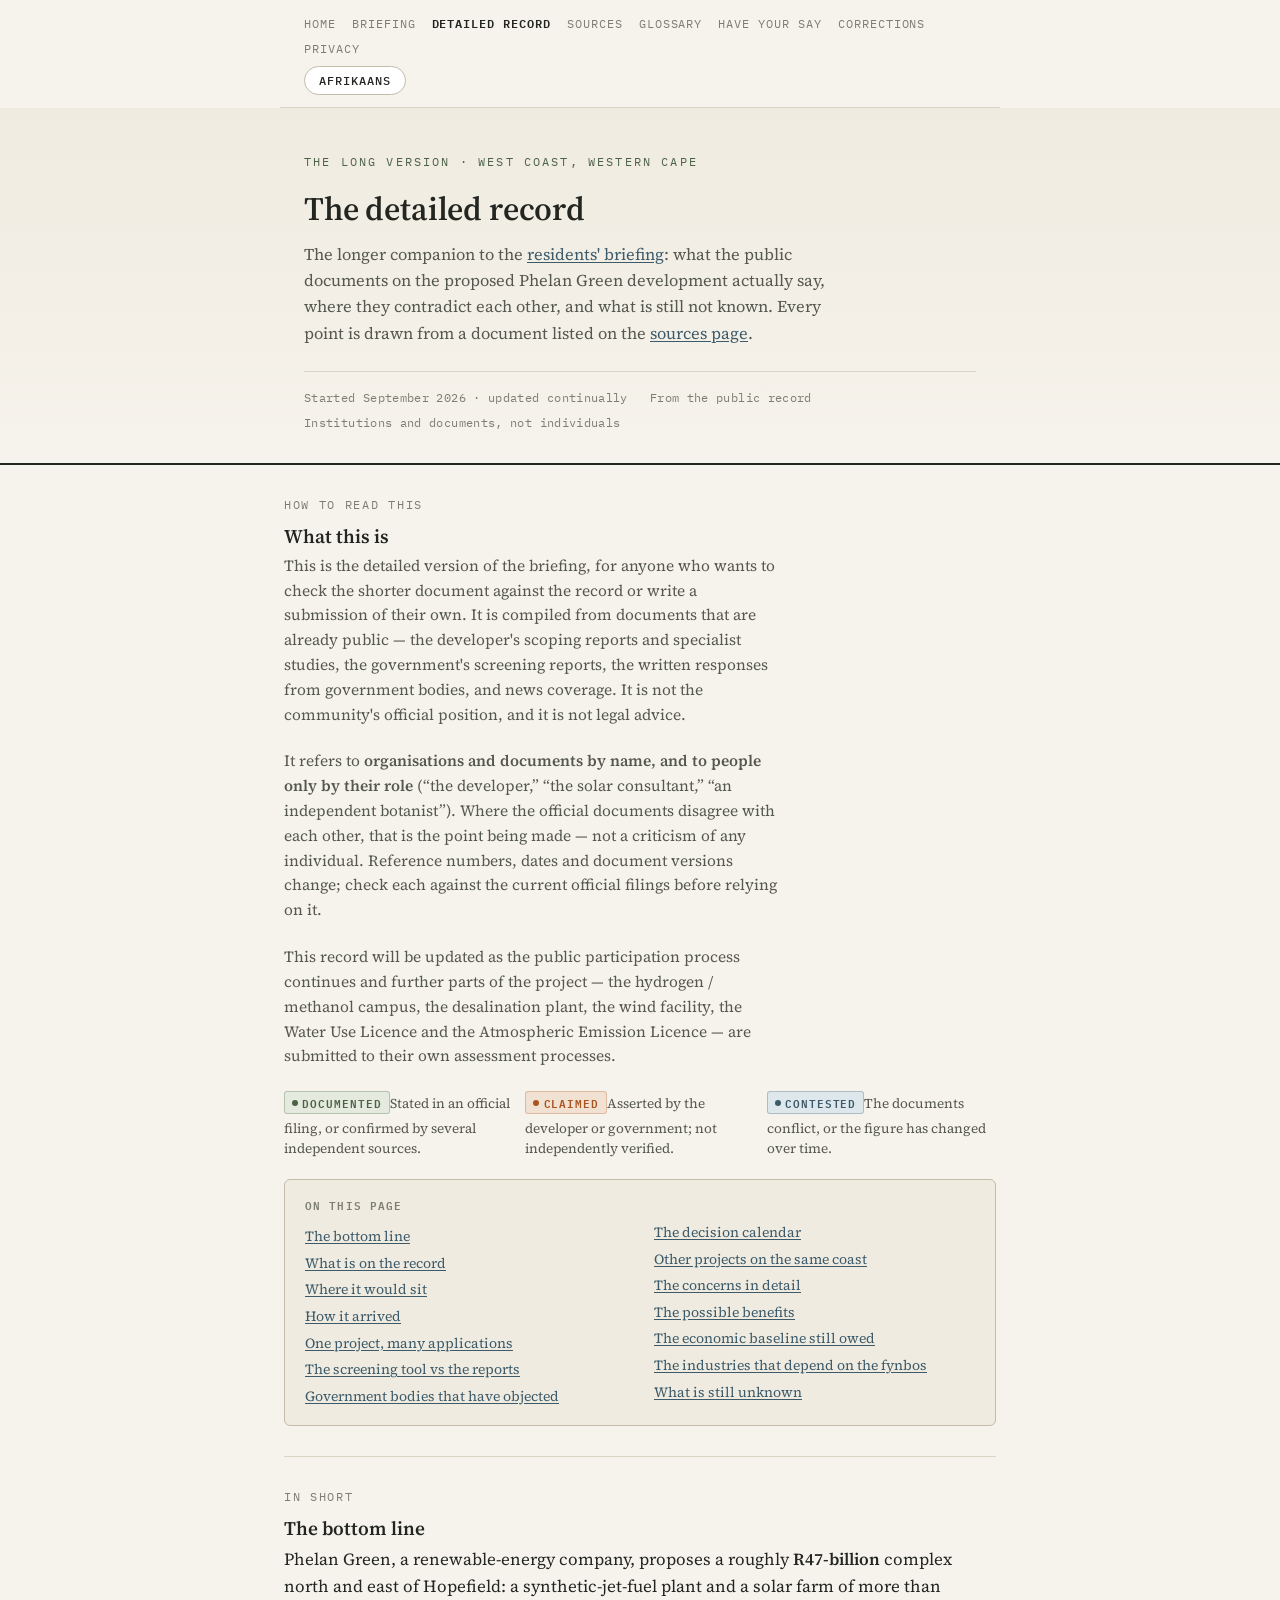
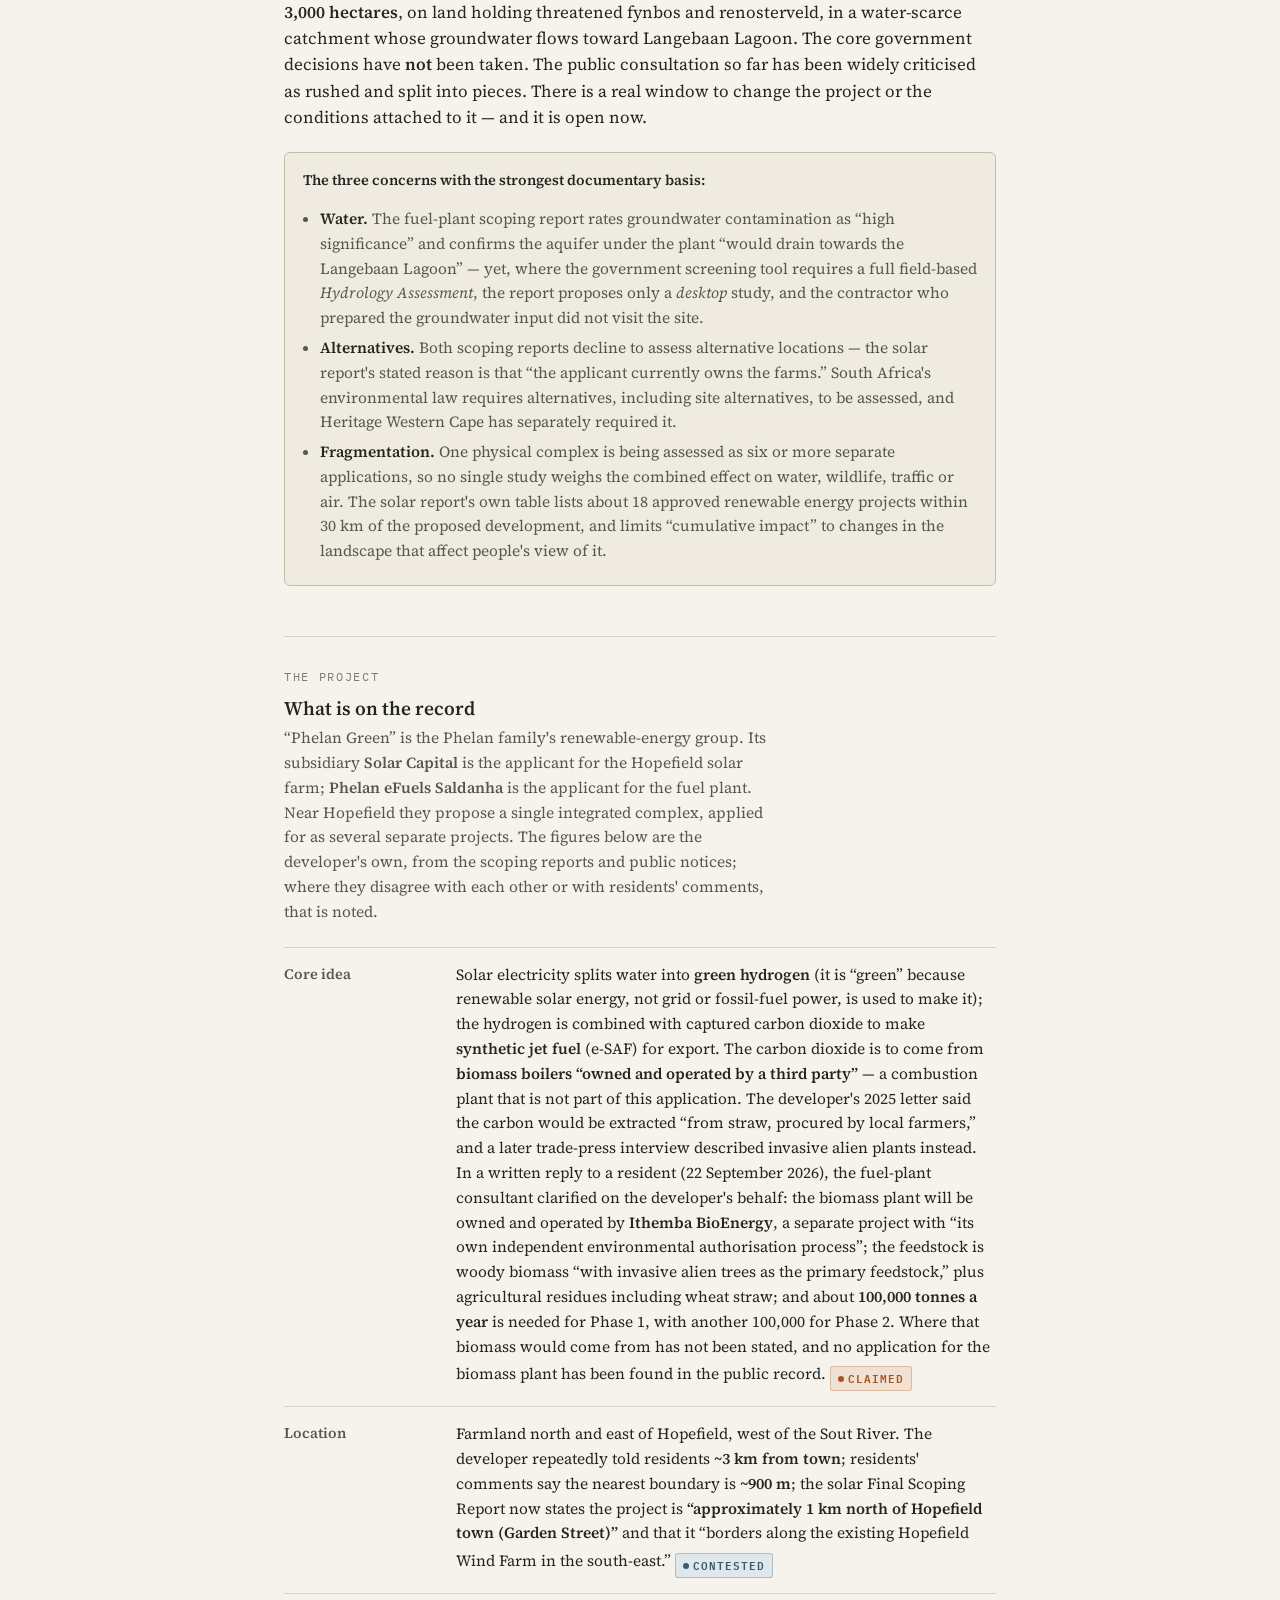
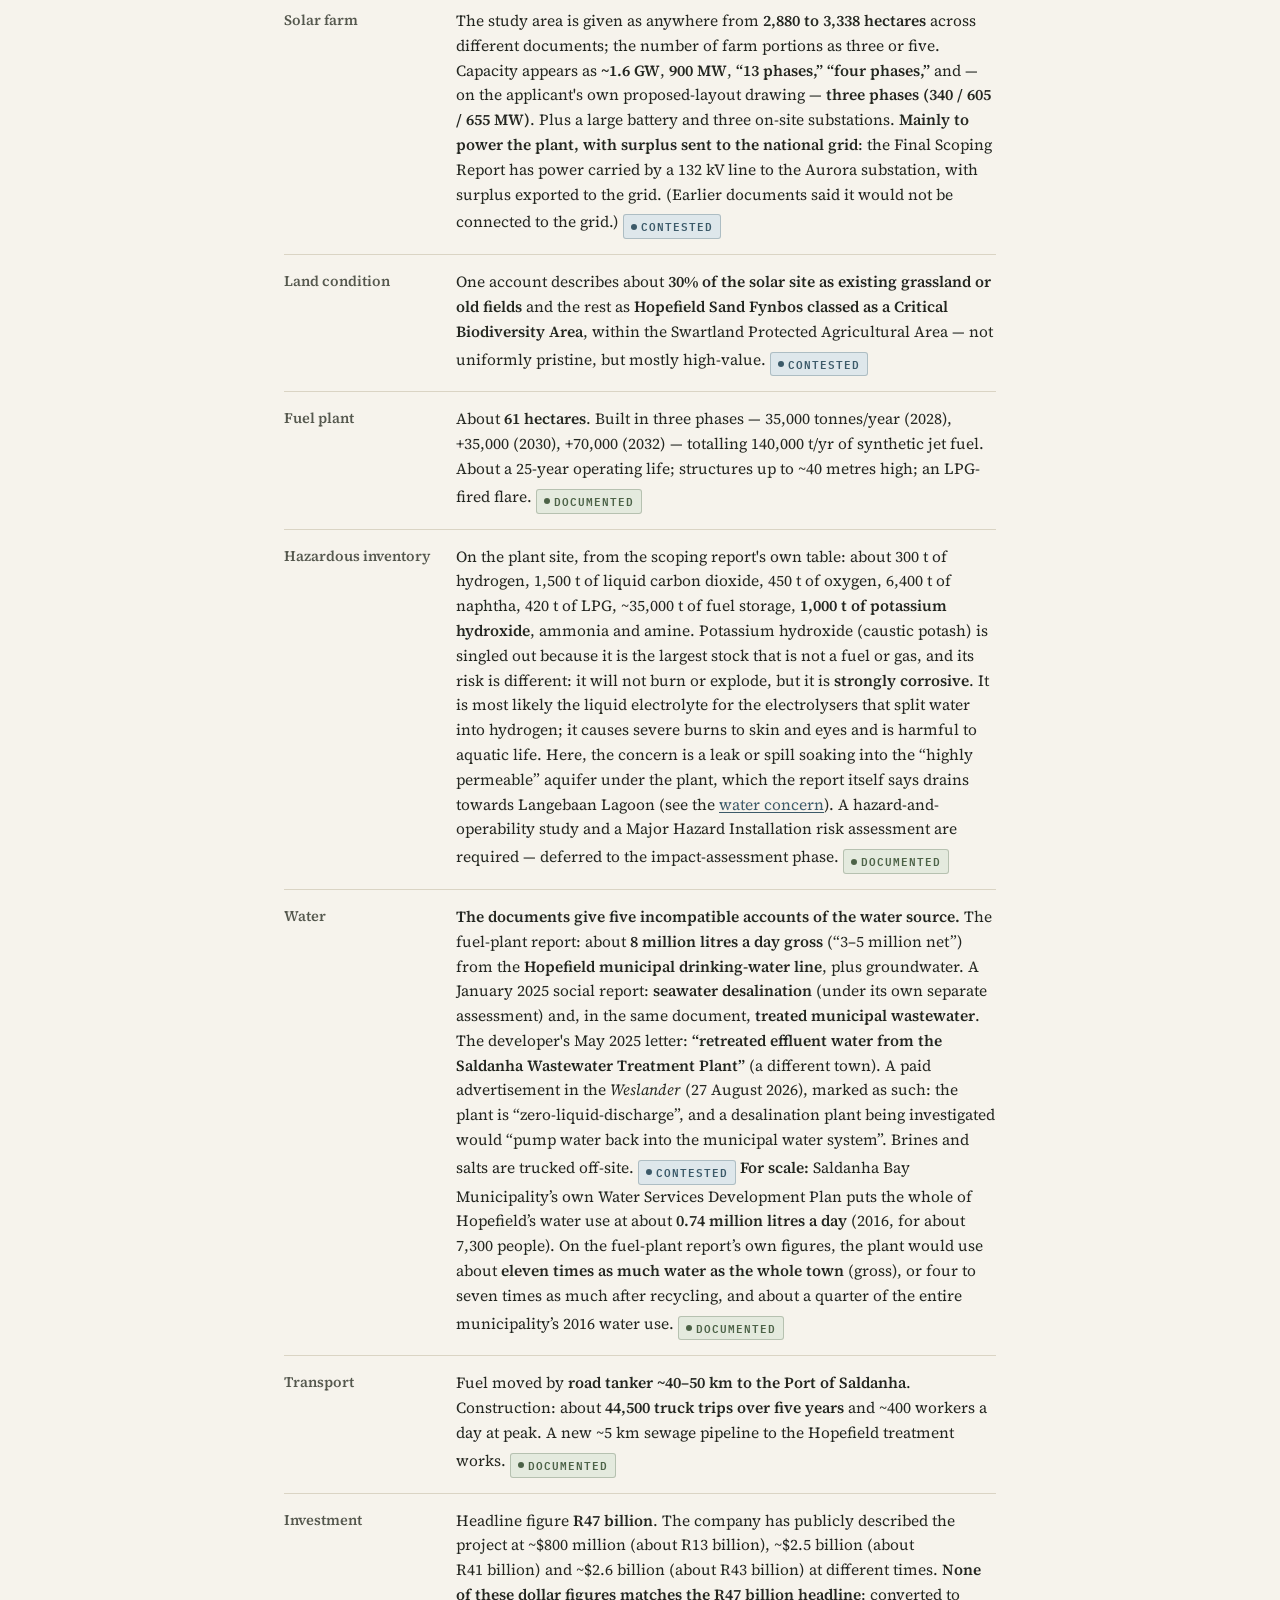
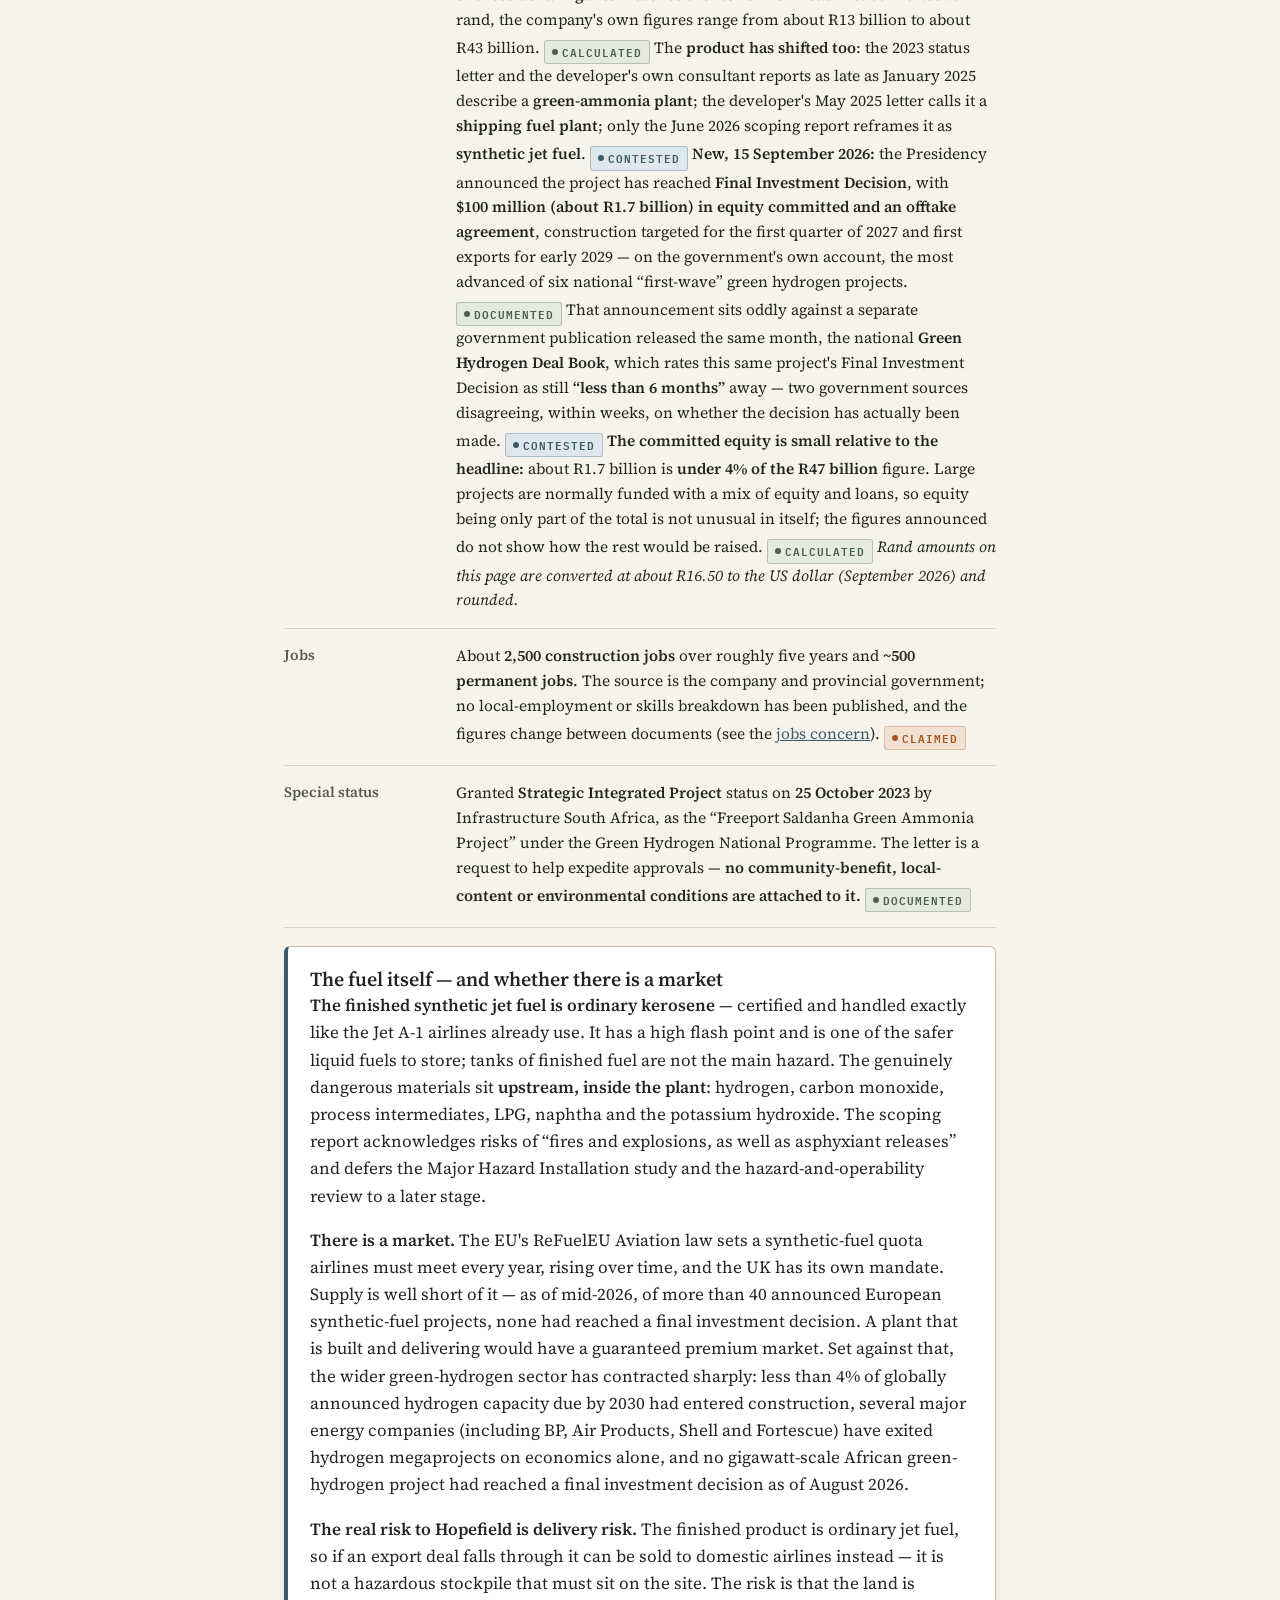
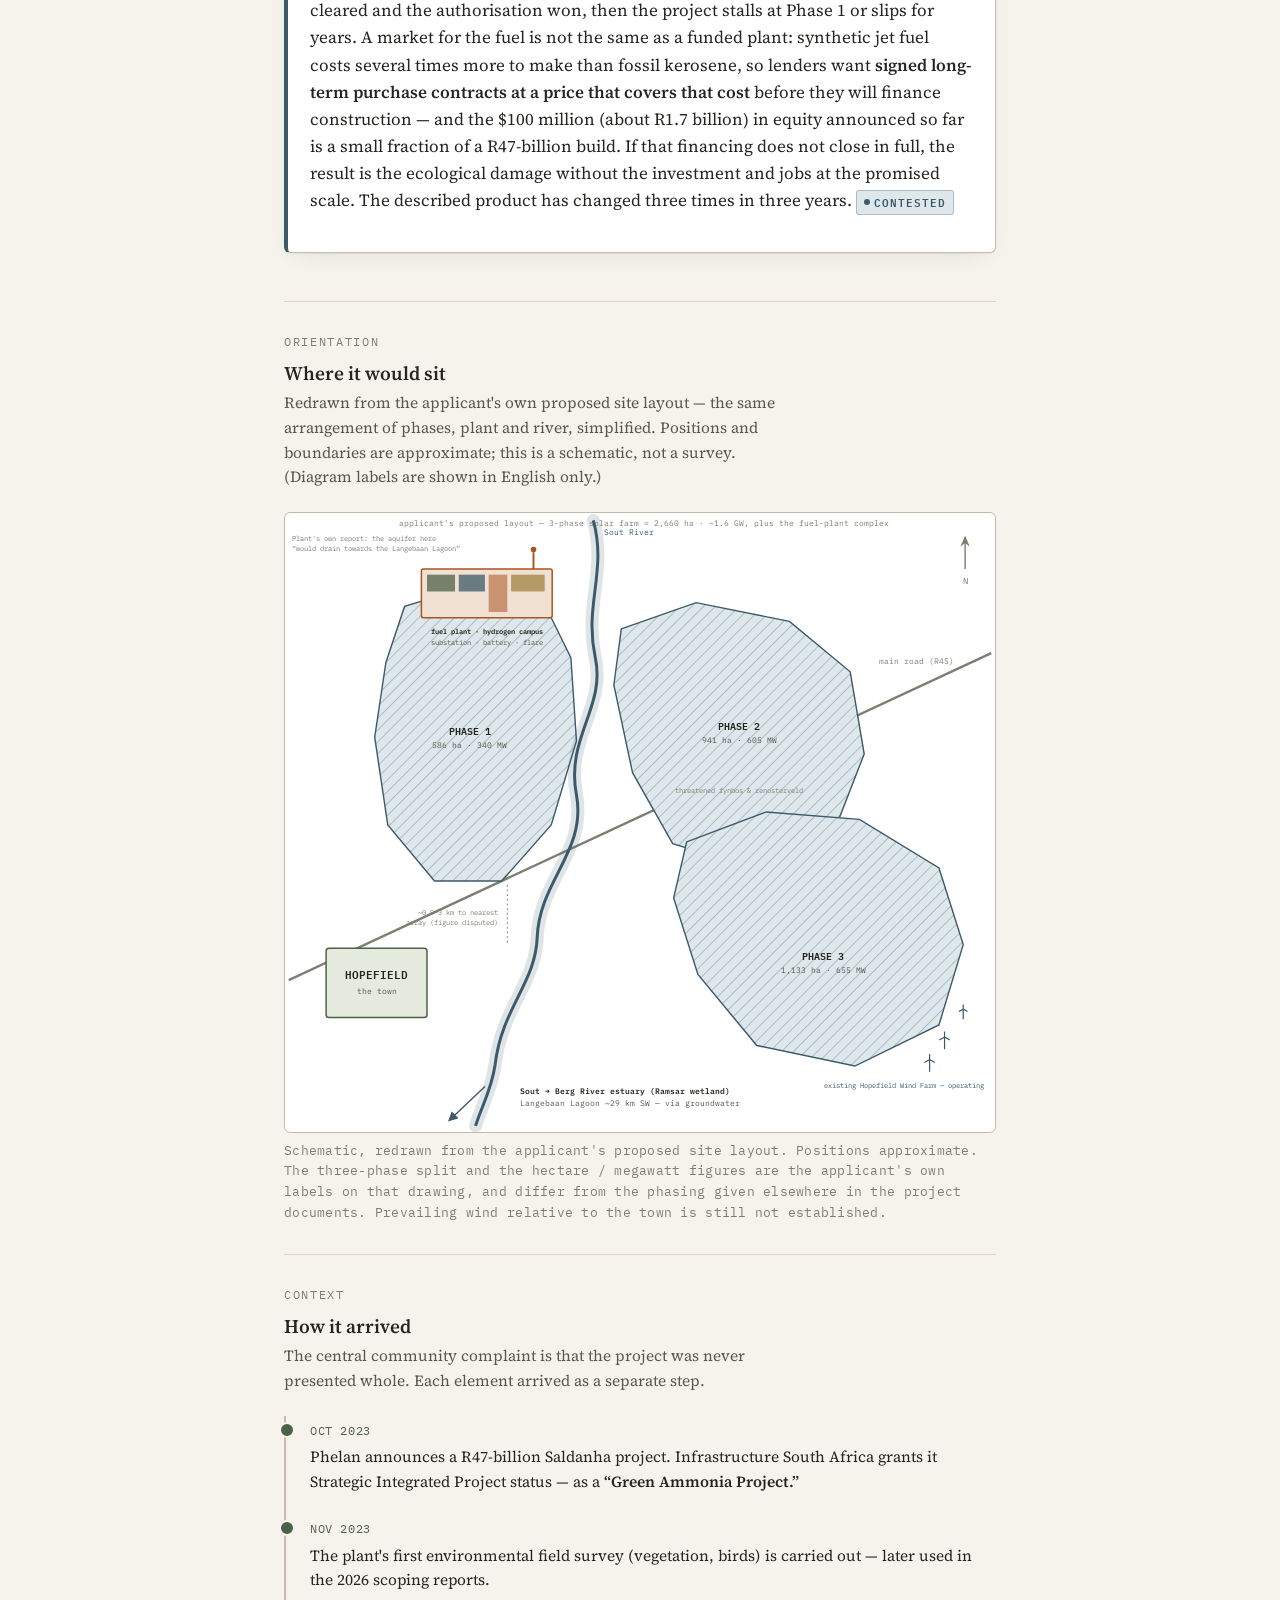
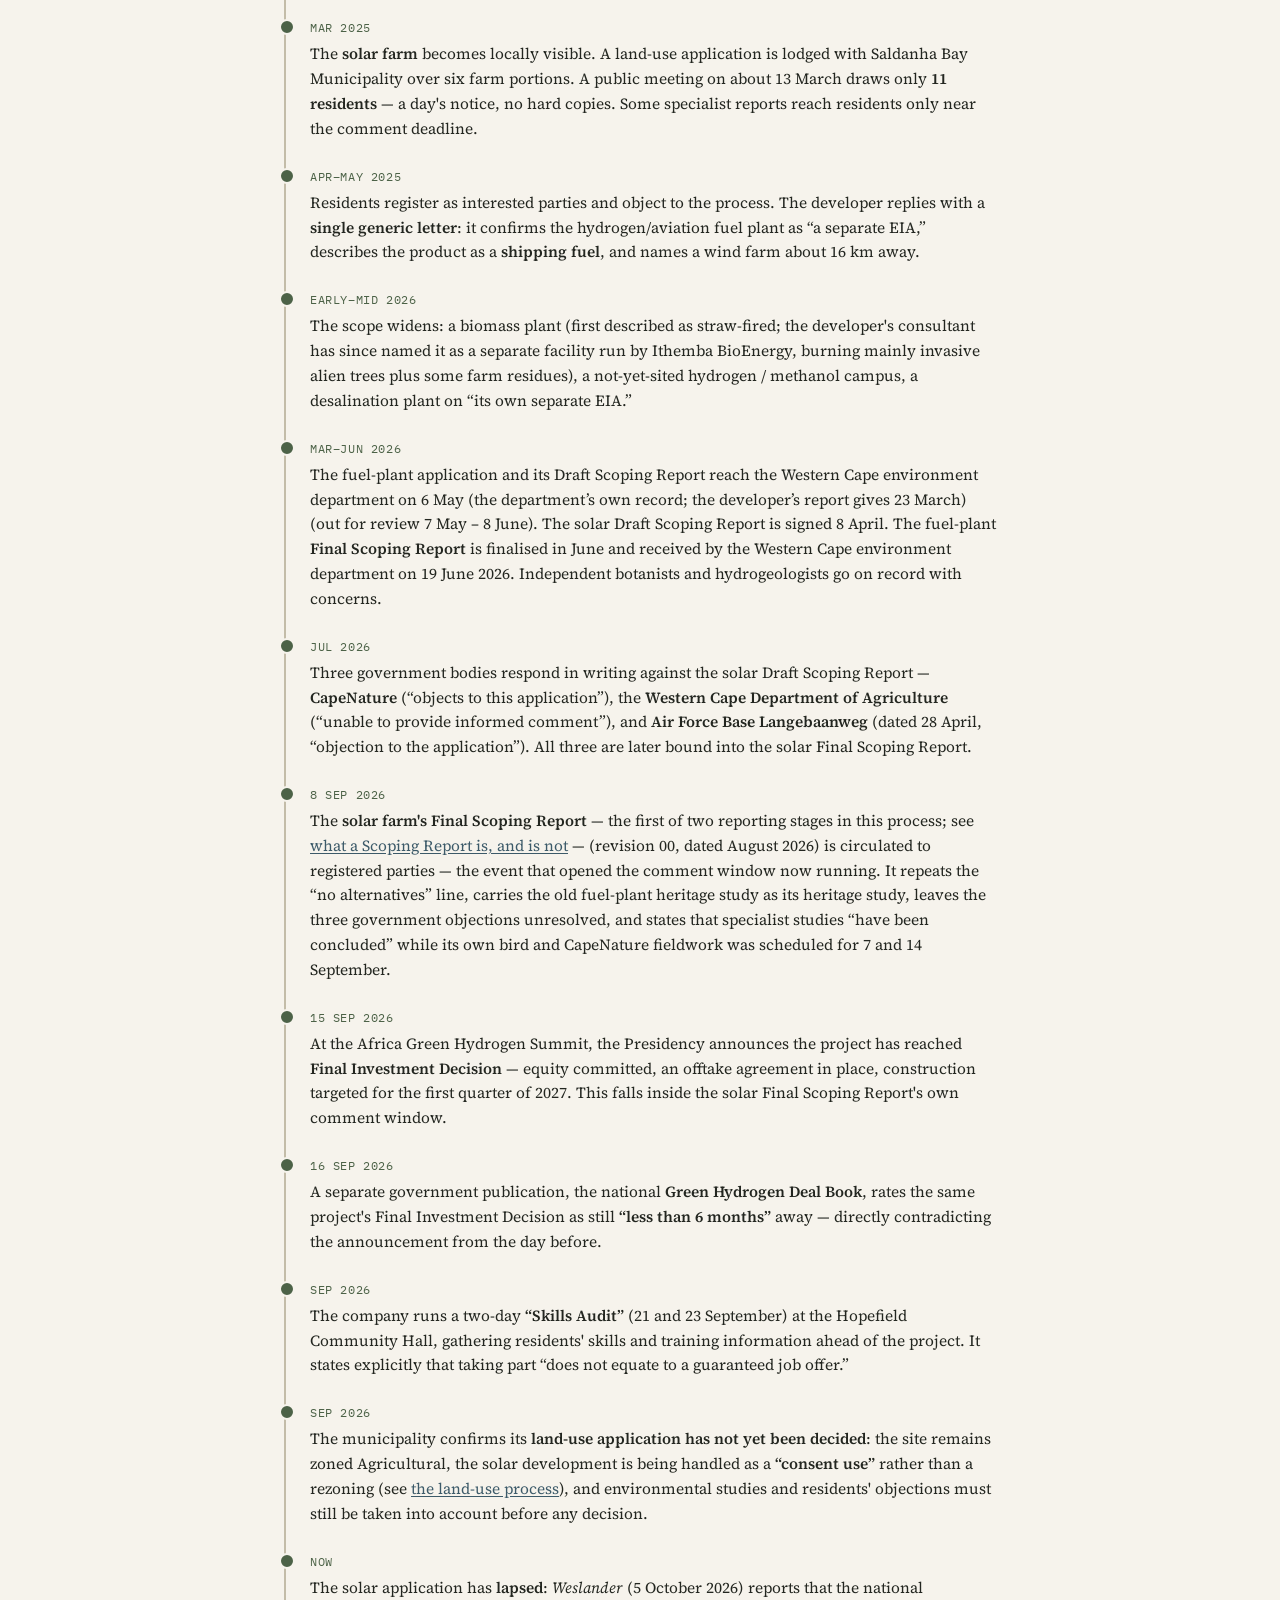
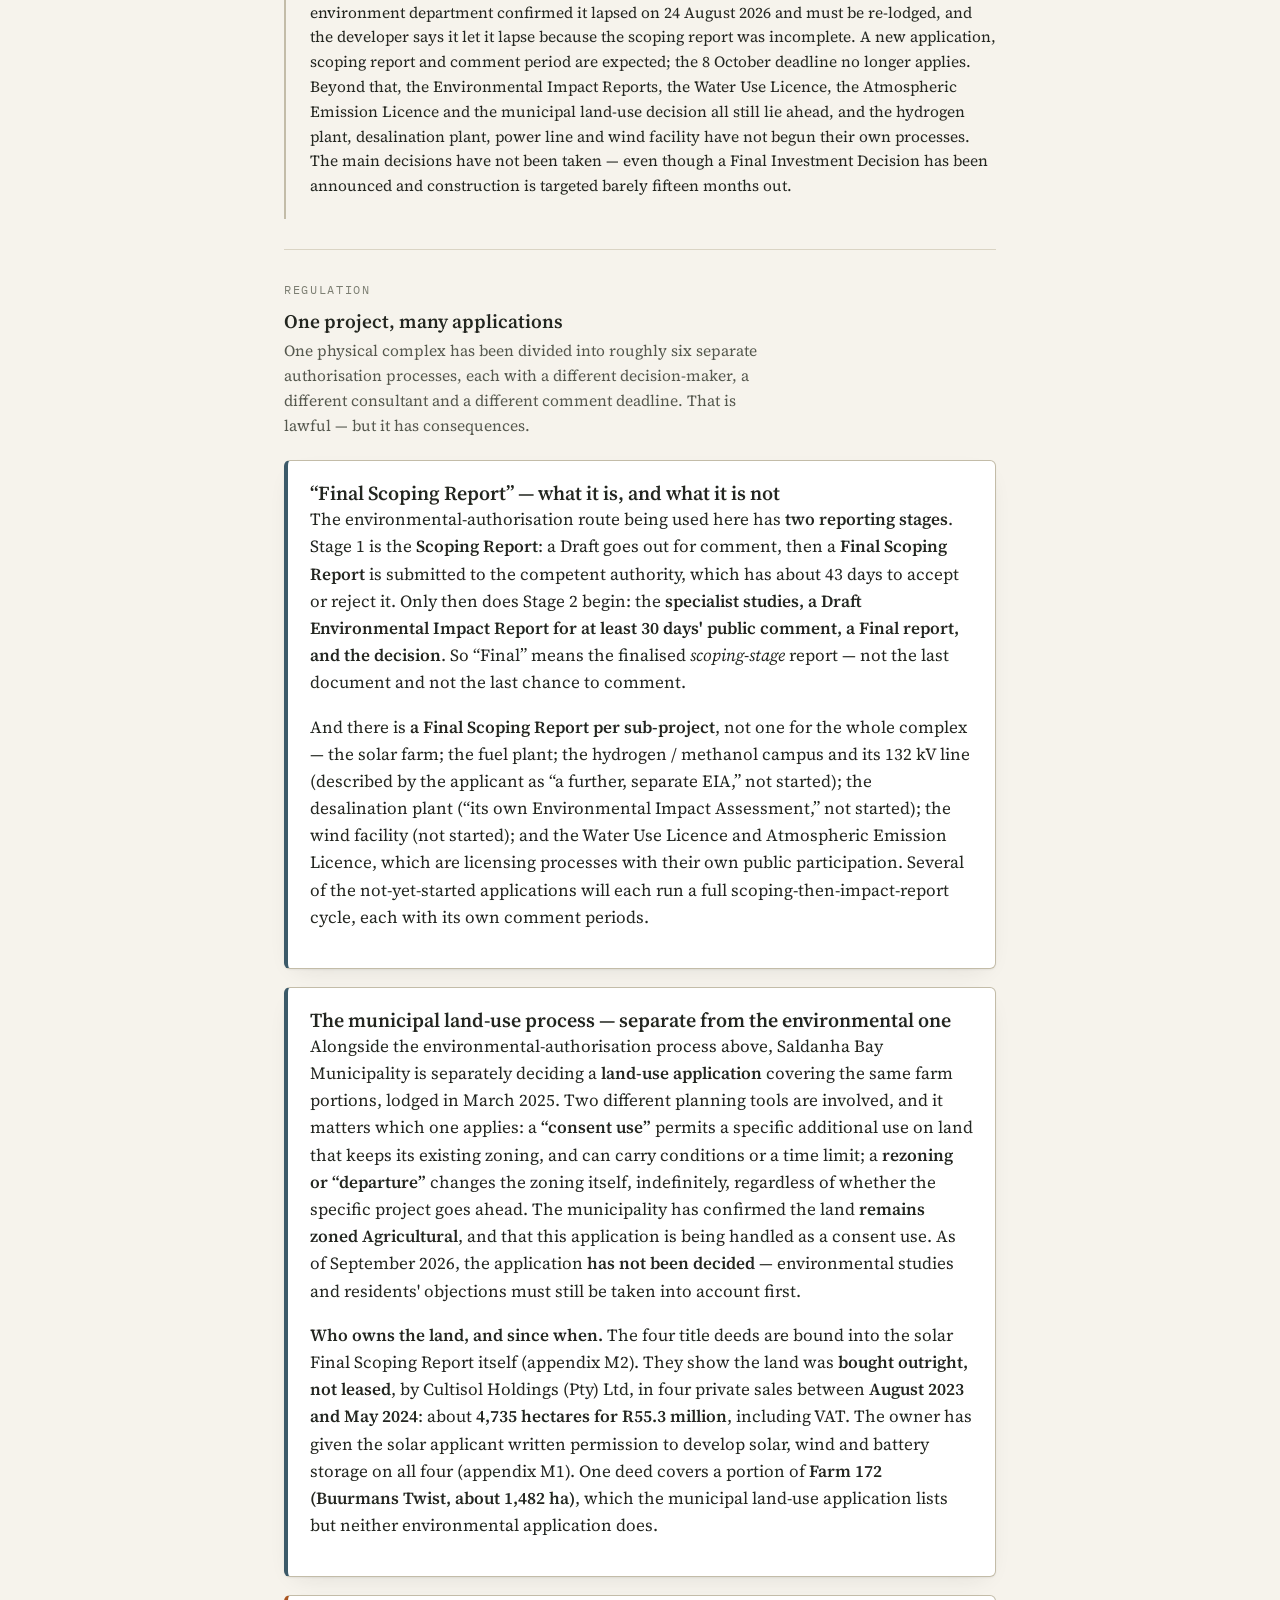
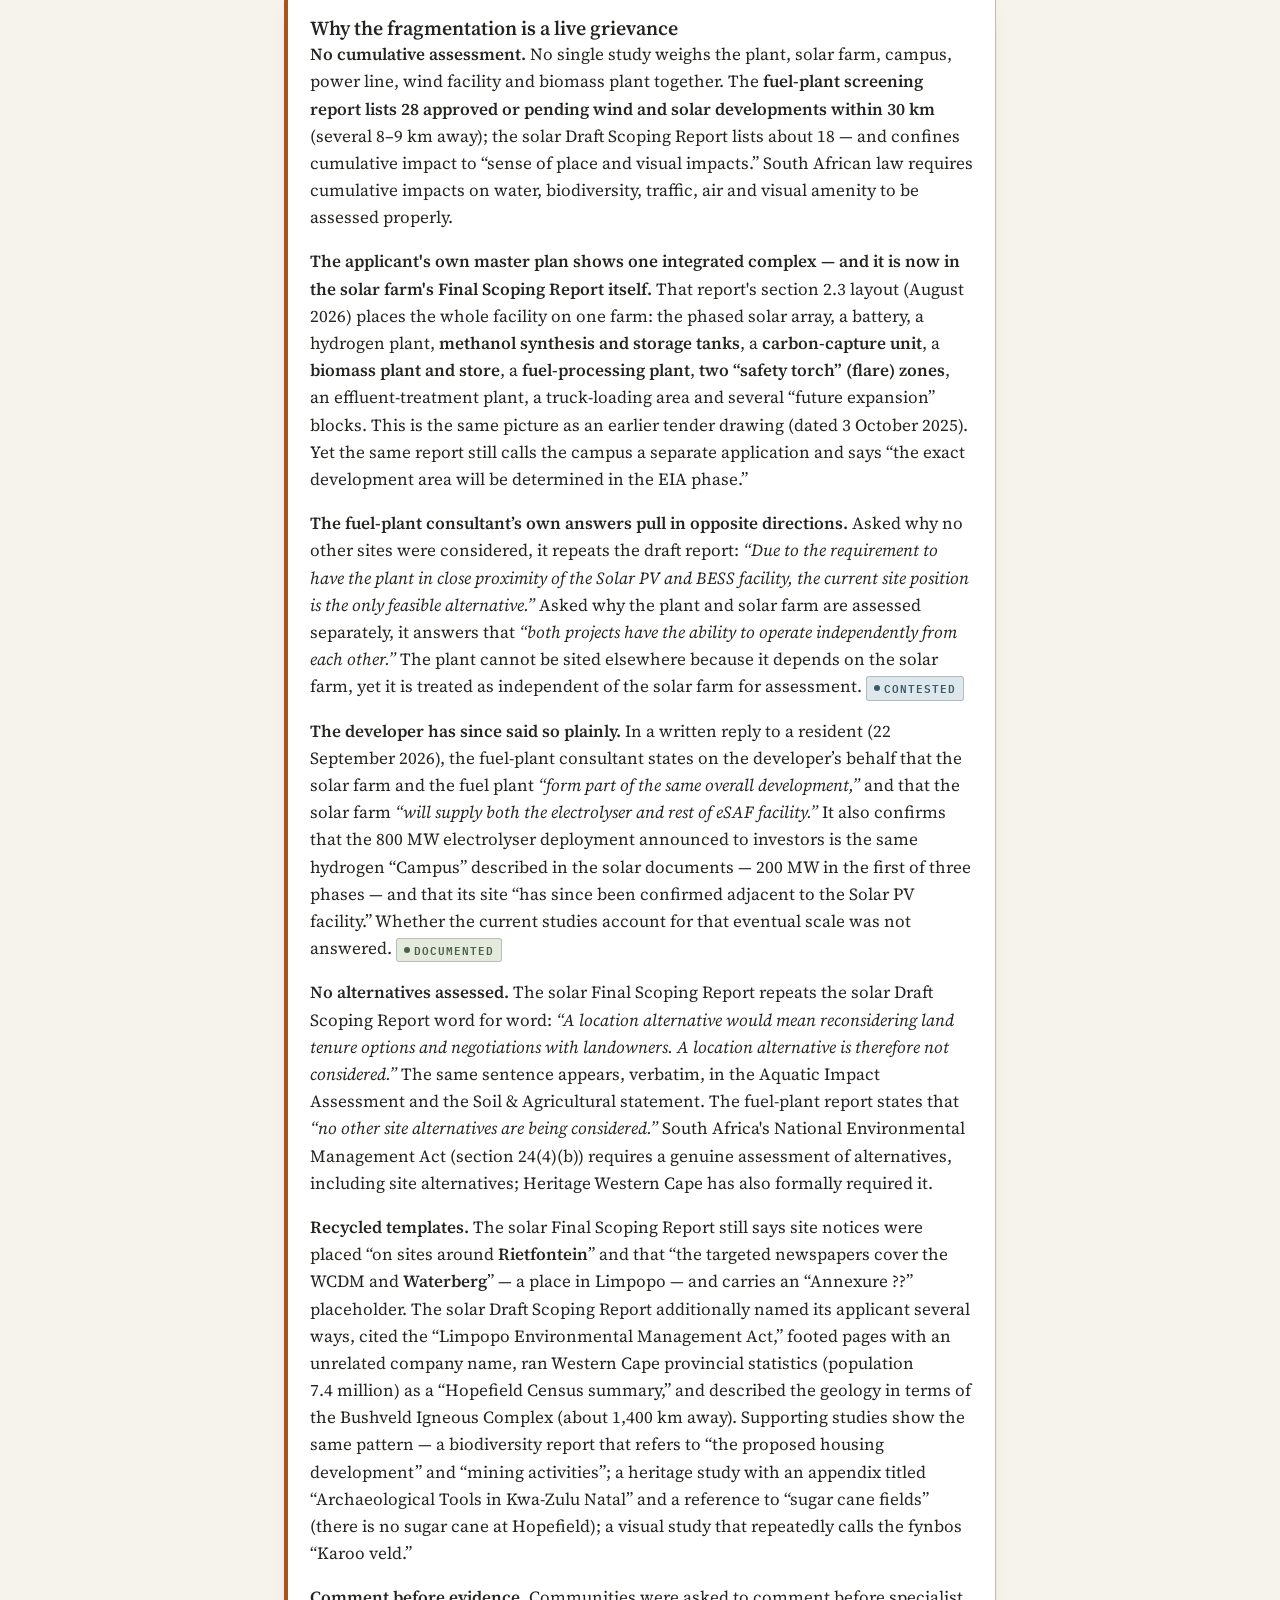
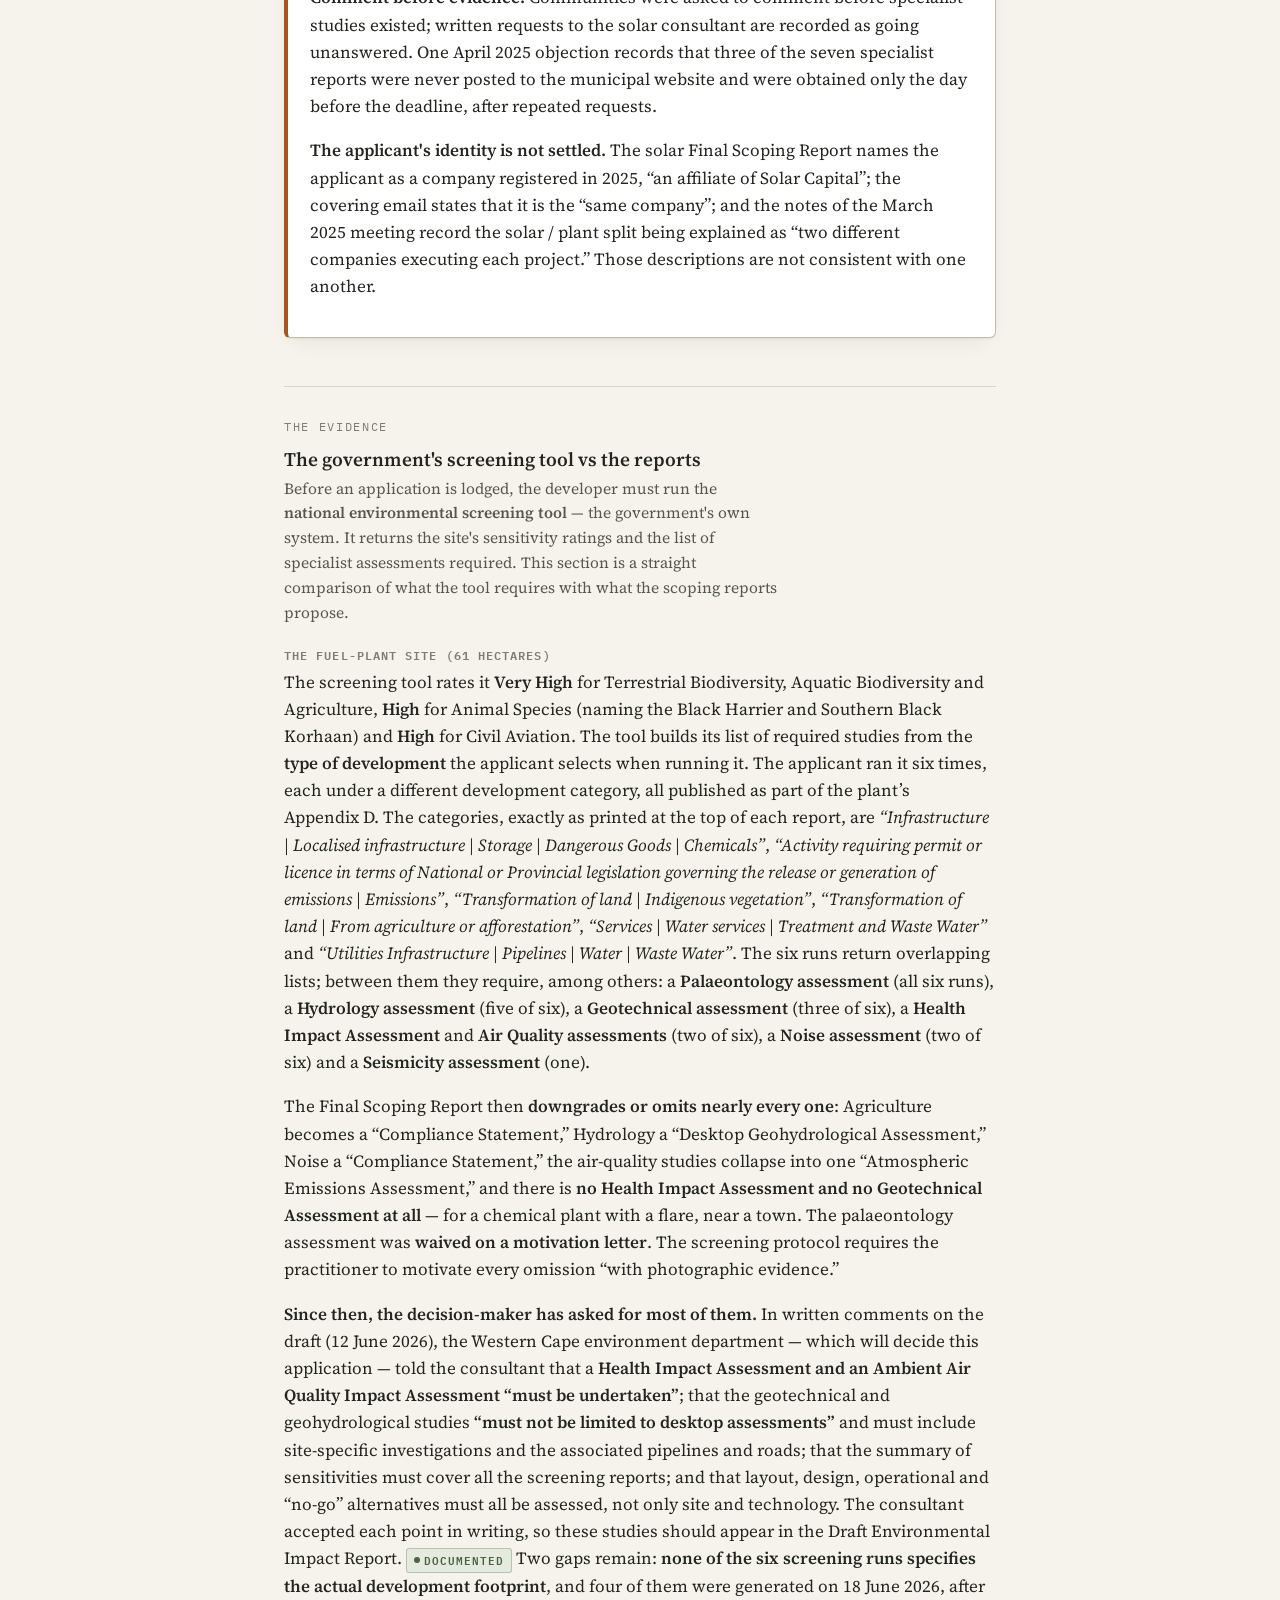
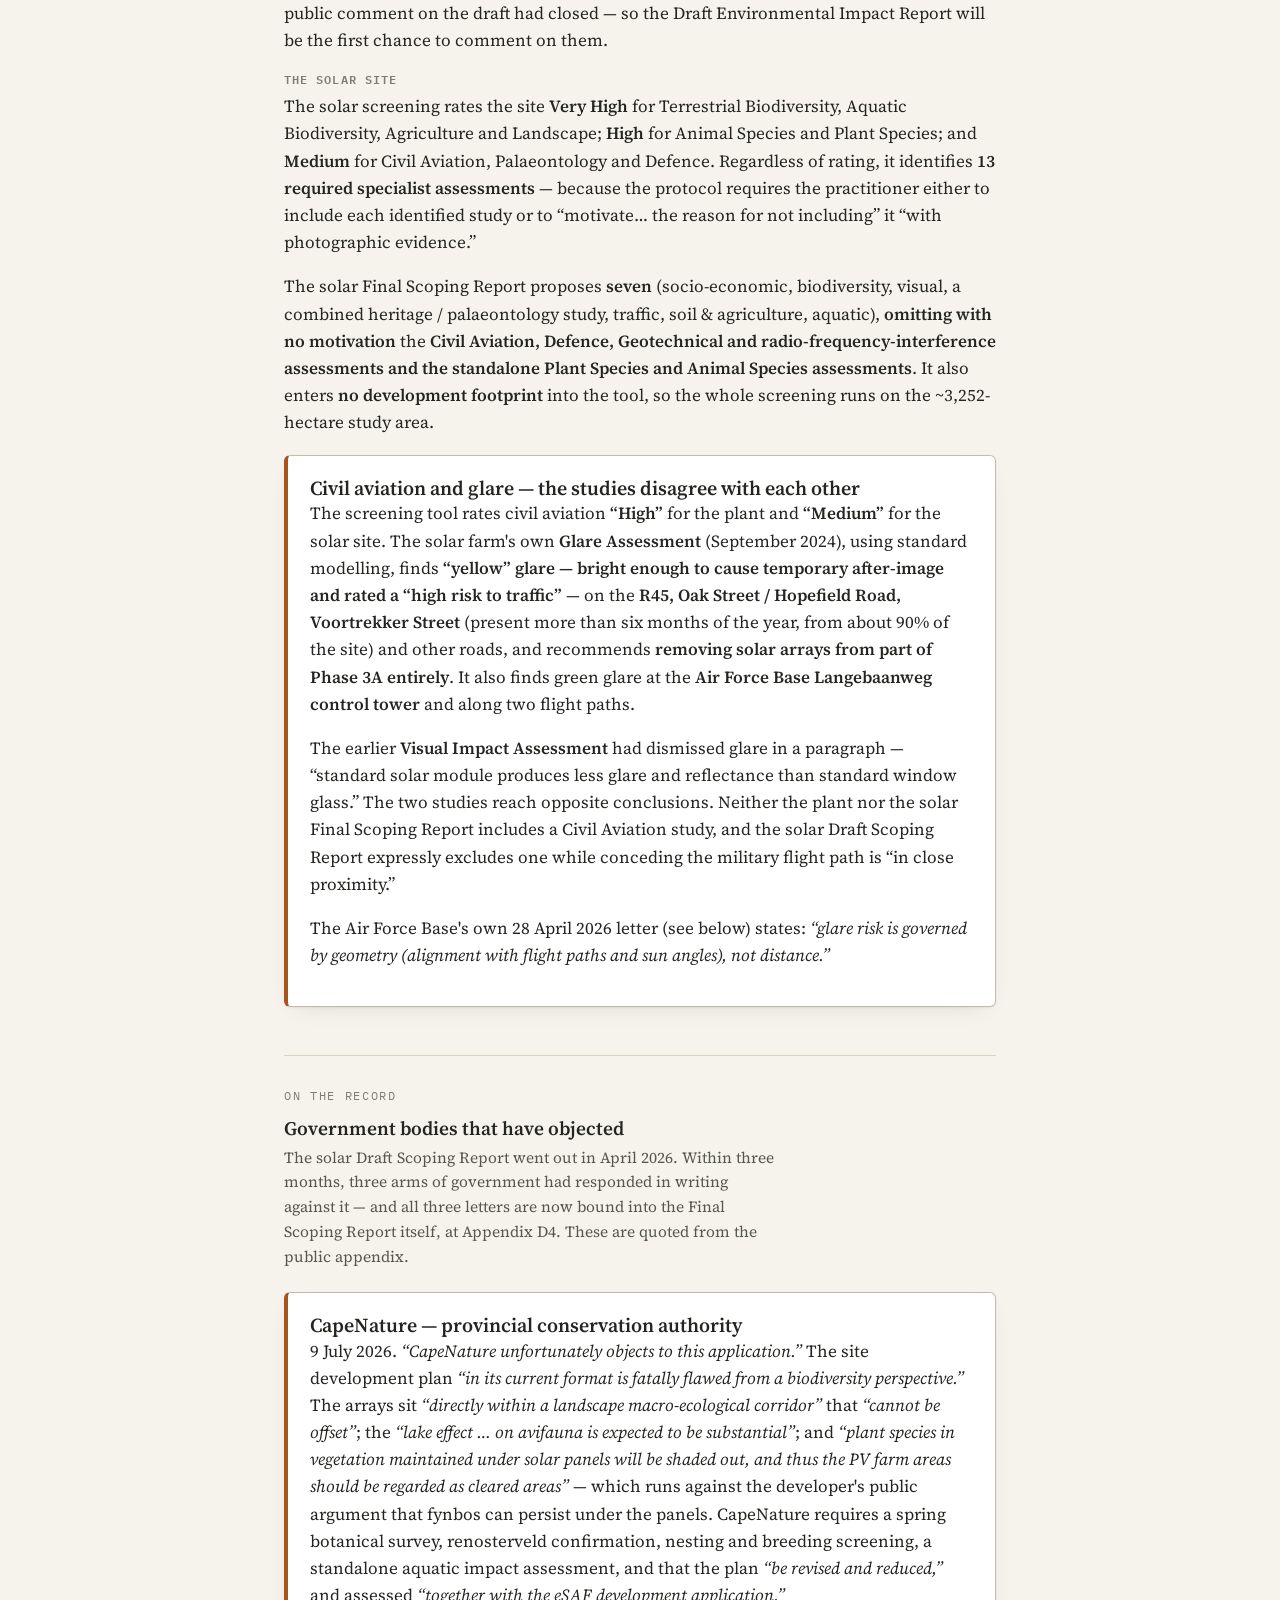
<file: the-record.html>
<!doctype html>
<html lang="en">
<head>
<meta charset="utf-8">
<meta name="viewport" content="width=device-width,initial-scale=1">
<title>The detailed record</title>
<meta name="description" content="The longer, fully-sourced companion to the Hopefield residents' briefing on the proposed Phelan Green development: what the public documents say, where they contradict each other, and what is still unknown.">
<link rel="icon" href="data:image/svg+xml,%3Csvg xmlns='http://www.w3.org/2000/svg' viewBox='0 0 100 100'%3E%3Ctext y='.9em' font-size='90'%3E%F0%9F%8C%BE%3C/text%3E%3C/svg%3E">
<link rel="preconnect" href="https://fonts.googleapis.com">
<link rel="preconnect" href="https://fonts.gstatic.com" crossorigin>
<link rel="stylesheet" href="https://fonts.googleapis.com/css2?family=Source+Serif+4:ital,opsz,wght@0,8..60,400;0,8..60,600;1,8..60,400&family=IBM+Plex+Mono:wght@400;500;600&display=swap">
<link rel="stylesheet" href="style.css">
<style>
  .wrap-r{max-width:760px;margin:0 auto;padding:0 24px}
  main section{padding:30px 0;border-bottom:1px solid var(--rule)}
  main section:last-of-type{border-bottom:0}
  h2.sec{font-size:1.2rem;margin:0 0 6px;letter-spacing:0}
  h3.sub{font-size:1.03rem;margin:22px 0 6px;font-family:"Source Serif 4",Georgia,serif;font-weight:600}
  h4.mini{font-family:"IBM Plex Mono",monospace;font-size:12px;letter-spacing:.09em;text-transform:uppercase;color:var(--ink-faint);margin:18px 0 6px;font-weight:600}
  .sec-note{color:var(--ink-soft);margin:0 0 22px;max-width:62ch}

  .chip{display:inline-flex;align-items:center;gap:.4em;font-family:"IBM Plex Mono",monospace;font-size:10.5px;letter-spacing:.09em;text-transform:uppercase;font-weight:600;padding:3px 7px;border-radius:3px;white-space:nowrap;vertical-align:middle;border:1px solid transparent}
  .chip::before{content:"";width:6px;height:6px;border-radius:50%;background:currentColor;flex:none}
  .chip.doc{background:var(--green-soft);color:var(--green);border-color:color-mix(in srgb,var(--green) 30%,transparent)}
  .chip.claim{background:var(--ochre-soft);color:var(--ochre);border-color:color-mix(in srgb,var(--ochre) 28%,transparent)}
  .chip.contest{background:var(--slate-soft);color:var(--slate);border-color:color-mix(in srgb,var(--slate) 30%,transparent)}
  .legend{display:grid;grid-template-columns:repeat(auto-fit,minmax(150px,1fr));gap:12px;margin-top:10px}
  .legend div{font-size:13.5px;color:var(--ink-soft);line-height:1.45}
  .legend .chip{margin-bottom:5px}

  dl.facts{display:flex;flex-direction:column;gap:0;border-top:1px solid var(--rule);margin-top:6px}
  dl.facts > div{display:grid;grid-template-columns:150px 1fr;gap:6px 22px;padding:15px 0;border-bottom:1px solid var(--rule)}
  dl.facts dt{font-weight:600;font-size:14.5px;color:var(--ink-soft)}
  dl.facts dd{margin:0;font-size:15.5px}
  dl.facts dd .chip{margin-top:7px}
  @media(max-width:560px){dl.facts > div{grid-template-columns:1fr}}

  .card{background:var(--surface);border:1px solid var(--rule-strong);border-radius:6px;padding:20px 22px;box-shadow:var(--shadow);margin:18px 0}
  .card.flag{border-left:4px solid var(--ochre)}
  .card.note{border-left:4px solid var(--slate)}
  .card h3,.card h4{margin-top:0}
  .card p:last-child{margin-bottom:0}
  .evbox{background:var(--surface-sunk);border:1px solid var(--rule-strong);border-radius:6px;padding:16px 18px;margin:0 0 20px;font-size:14.5px;color:var(--ink-soft)}
  .evbox strong{color:var(--ink)}

  .ledger{display:flex;flex-direction:column;gap:14px;margin-top:8px}
  details.item{border:1px solid var(--rule-strong);border-radius:6px;overflow:hidden;background:var(--surface)}
  details.item > summary{list-style:none;cursor:pointer;padding:14px 16px;display:flex;gap:12px;align-items:flex-start;font-weight:600;font-family:"Source Serif 4",Georgia,serif;font-size:1rem}
  details.item > summary::-webkit-details-marker{display:none}
  details.item > summary::after{content:"+";margin-left:auto;font-family:"IBM Plex Mono",monospace;color:var(--ink-faint);font-size:1.2rem;line-height:1;flex:none}
  details.item[open] > summary::after{content:"\2013"}
  details.item .body{padding:2px 18px 18px;border-top:1px solid var(--rule)}
  details.item .body h4{margin:14px 0 4px;font-family:"IBM Plex Mono",monospace;font-size:11px;letter-spacing:.09em;text-transform:uppercase;color:var(--ink-faint)}
  details.item .body p{margin:0 0 .6em;font-size:15.5px}
  .tag{font-family:"IBM Plex Mono",monospace;font-size:10px;letter-spacing:.09em;text-transform:uppercase;padding:3px 6px;border-radius:3px;flex:none;margin-top:2px;font-weight:600}
  .tag.cat{background:var(--surface-sunk);color:var(--ink-faint);border:1px solid var(--rule-strong)}
  .tag.real{background:var(--green-soft);color:var(--green)}
  .tag.cond{background:var(--slate-soft);color:var(--slate)}

  ul.timeline{margin:8px 0 0;padding:0;list-style:none;border-left:2px solid var(--rule-strong)}
  ul.timeline li{position:relative;padding:0 0 20px 24px}
  ul.timeline li::before{content:"";position:absolute;left:-7px;top:6px;width:12px;height:12px;border-radius:50%;background:var(--green);border:2px solid var(--paper)}
  ul.timeline .when{font-family:"IBM Plex Mono",monospace;font-size:12px;letter-spacing:.05em;color:var(--green);text-transform:uppercase}
  ul.timeline .what{margin:2px 0 0;font-size:15.5px}

  ul.cal{margin:8px 0 0;padding:0;list-style:none;border-left:2px dashed var(--rule-strong)}
  ul.cal li{position:relative;padding:0 0 20px 24px}
  ul.cal li::before{content:"";position:absolute;left:-7px;top:6px;width:12px;height:12px;border-radius:50%;background:var(--slate);border:2px solid var(--paper)}
  ul.cal li.now::before{background:var(--ochre)}
  ul.cal .stage{font-family:"IBM Plex Mono",monospace;font-size:12px;letter-spacing:.04em;color:var(--slate);text-transform:uppercase}
  ul.cal .detail{margin:2px 0 0;font-size:15px}

  ul.tight{margin:.4em 0 0;padding-left:1.15em}
  ul.tight li{margin:.32em 0;font-size:15.5px}

  figure{margin:14px 0 0}
  figure svg{width:100%;height:auto;display:block;background:var(--surface);border:1px solid var(--rule-strong);border-radius:6px}
  figcaption{font-size:13px;color:var(--ink-faint);margin-top:8px;font-family:"IBM Plex Mono",monospace;letter-spacing:.02em}

  .toc{background:var(--surface-sunk);border:1px solid var(--rule-strong);border-radius:6px;padding:16px 20px;margin:20px 0 0}
  .toc p{font-family:"IBM Plex Mono",monospace;font-size:11px;letter-spacing:.1em;text-transform:uppercase;color:var(--ink-faint);margin:0 0 8px;font-weight:600}
  .toc ul{margin:0;padding:0;list-style:none;columns:2;column-gap:28px}
  .toc li{margin:.3em 0;font-size:14px;break-inside:avoid}
  @media(max-width:560px){.toc ul{columns:1}}
</style>
</head>
<body>

<div class="topbar">
  <nav class="navlinks" aria-label="Site">
    <a class="home" href="index.html" lang="en">Home</a><a class="home" href="index.html" lang="af">Tuis</a>
    <a class="home" href="briefing.html" lang="en">Briefing</a><a class="home" href="briefing.html" lang="af">Oorsig</a>
    <a class="home" href="the-record.html" aria-current="page" lang="en">Detailed record</a><a class="home" href="the-record.html" aria-current="page" lang="af">Gedet. rekord</a>
    <a class="home" href="sources.html" lang="en">Sources</a><a class="home" href="sources.html" lang="af">Bronne</a>
    <a class="home" href="glossary.html" lang="en">Glossary</a><a class="home" href="glossary.html" lang="af">Woordelys</a>
    <a class="home" href="have-your-say.html" lang="en">Have your say</a><a class="home" href="have-your-say.html" lang="af">Laat jou stem hoor</a>
    <a class="home" href="corrections.html" lang="en">Corrections</a><a class="home" href="corrections.html" lang="af">Regstellings</a>
    <a class="home" href="privacy.html" lang="en">Privacy</a><a class="home" href="privacy.html" lang="af">Privaatheid</a>
  </nav>
  <button class="langbtn" id="langToggle" type="button" aria-label="Switch language">Afrikaans</button>
</div>

<header class="mast">
  <div class="mast-inner">
    <p class="kicker" lang="en">The long version &middot; West Coast, Western Cape</p>
    <p class="kicker" lang="af">Die volledige weergawe &middot; Weskus, Wes-Kaap</p>
    <h1 class="title">
      <span lang="en">The detailed record</span>
      <span lang="af">Die gedetailleerde rekord</span>
    </h1>
    <p class="standfirst">
      <span lang="en">The longer companion to the <a href="briefing.html">residents' briefing</a>: what the public documents on the proposed Phelan Green development actually say, where they contradict each other, and what is still not known. Every point is drawn from a document listed on the <a href="sources.html">sources page</a>.</span>
      <span lang="af">Die meer breedvoerige aanvulling tot die <a href="briefing.html">inligtingsessie vir inwoners</a>: wat die openbare dokumente oor die voorgestelde Phelan Green-ontwikkeling werklik s&ecirc;, waar hulle mekaar weerspreek, en wat steeds onbekend is. Elke punt is gebaseer op 'n dokument wat op die <a href="sources.html">bronnebladsy</a> gelys word.</span>
    </p>
    <div class="mast-meta" style="margin-top:24px;padding-top:16px;border-top:1px solid var(--rule);font-family:'IBM Plex Mono',monospace;font-size:12px;color:var(--ink-faint);display:flex;flex-wrap:wrap;gap:6px 22px">
      <span lang="en">Started September 2026 &middot; updated continually</span><span lang="af">Begin September 2026 &middot; word deurlopend bygewerk</span>
      <span lang="en">From the public record</span><span lang="af">Uit die openbare rekord</span>
      <span lang="en">Institutions and documents, not individuals</span><span lang="af">Instellings en dokumente, nie individue nie</span>
    </div>
  </div>
</header>

<div class="wrap-r">
<main>

  <section id="how">
    <p class="eyebrow" lang="en">How to read this</p>
    <p class="eyebrow" lang="af">Hoe om dit te lees</p>
    <h2 class="sec" lang="en">What this is</h2>
    <h2 class="sec" lang="af">Wat dit is</h2>
    <p class="sec-note" lang="en">This is the detailed version of the briefing, for anyone who wants to check the shorter document against the record or write a submission of their own. It is compiled from documents that are already public &mdash; the developer's scoping reports and specialist studies, the government's screening reports, the written responses from government bodies, and news coverage. It is not the community's official position, and it is not legal advice.</p>
    <p class="sec-note" lang="af">Dit is die volledige weergawe van die oorsig, vir enigiemand wat die korter dokument teen die rekord wil toets of 'n eie voorlegging wil skryf. Dit is saamgestel uit dokumente wat reeds openbaar is &mdash; die ontwikkelaar se bestekverslae en spesialisstudies, die regering se siftingsverslae, die skriftelike antwoorde van regeringsliggame, en nuusdekking. Dit is nie die gemeenskap se amptelike standpunt nie, en dit is nie regsadvies nie.</p>
    <p class="sec-note" lang="en">It refers to <strong>organisations and documents by name, and to people only by their role</strong> (&ldquo;the developer,&rdquo; &ldquo;the solar consultant,&rdquo; &ldquo;an independent botanist&rdquo;). Where the official documents disagree with each other, that is the point being made &mdash; not a criticism of any individual. Reference numbers, dates and document versions change; check each against the current official filings before relying on it.</p>
    <p class="sec-note" lang="en">This record will be updated as the public participation process continues and further parts of the project &mdash; the hydrogen / methanol campus, the desalination plant, the wind facility, the Water Use Licence and the Atmospheric Emission Licence &mdash; are submitted to their own assessment processes.</p>
    <p class="sec-note" lang="af">Dit verwys na <strong>organisasies en dokumente by naam, en na mense net volgens hul rol</strong> (&ldquo;die ontwikkelaar,&rdquo; &ldquo;die sonkragplaas-konsultant,&rdquo; &ldquo;'n onafhanklike plantkundige&rdquo;). Waar die amptelike dokumente mekaar weerspreek, is dit die punt wat gemaak word &mdash; nie kritiek teen enige individu nie. Verwysingsnommers, datums en dokumentweergawes verander; toets elkeen teen die huidige amptelike stukke voordat jy daarop staatmaak.</p>

    <div class="legend">
      <div lang="en"><span class="chip doc">Documented</span>Stated in an official filing, or confirmed by several independent sources.</div>
      <div lang="af"><span class="chip doc">Gedokumenteer</span>Gestel in 'n amptelike stuk, of deur verskeie onafhanklike bronne bevestig.</div>
      <div lang="en"><span class="chip claim">Claimed</span>Asserted by the developer or government; not independently verified.</div>
      <div lang="af"><span class="chip claim">Bewering</span>Beweer deur die ontwikkelaar of regering; nie onafhanklik geverifieer nie.</div>
      <div lang="en"><span class="chip contest">Contested</span>The documents conflict, or the figure has changed over time.</div>
      <div lang="af"><span class="chip contest">Betwis</span>Die dokumente bots, of die syfer het mettertyd verander.</div>
    </div>

    <div class="toc">
      <p lang="en">On this page</p>
      <p lang="af">Op hierdie bladsy</p>
      <ul>
        <li><a href="#bottom" lang="en">The bottom line</a><a href="#bottom" lang="af">Kort opsomming</a></li>
        <li><a href="#record" lang="en">What is on the record</a><a href="#record" lang="af">Wat op die rekord is</a></li>
        <li><a href="#where" lang="en">Where it would sit</a><a href="#where" lang="af">Waar dit sou l&ecirc;</a></li>
        <li><a href="#history" lang="en">How it arrived</a><a href="#history" lang="af">Hoe dit hier gekom het</a></li>
        <li><a href="#maze" lang="en">One project, many applications</a><a href="#maze" lang="af">Een projek, baie aansoeke</a></li>
        <li><a href="#screening" lang="en">The screening tool vs the reports</a><a href="#screening" lang="af">Die siftingsinstrument teenoor die verslae</a></li>
        <li><a href="#organs" lang="en">Government bodies that have objected</a><a href="#organs" lang="af">Regeringsliggame wat beswaar gemaak het</a></li>
        <li><a href="#calendar" lang="en">The decision calendar</a><a href="#calendar" lang="af">Die besluitnemingskalender</a></li>
        <li><a href="#coast" lang="en">Other projects on the same coast</a><a href="#coast" lang="af">Ander projekte op dieselfde kus</a></li>
        <li><a href="#concerns" lang="en">The concerns in detail</a><a href="#concerns" lang="af">Die kwelpunte in besonderhede</a></li>
        <li><a href="#benefits" lang="en">The possible benefits</a><a href="#benefits" lang="af">Die moontlike voordele</a></li>
        <li><a href="#baseline" lang="en">The economic baseline still owed</a><a href="#baseline" lang="af">Die ekonomiese basislyn nog verskuldig</a></li>
        <li><a href="#fynbos" lang="en">The industries that depend on the fynbos</a><a href="#fynbos" lang="af">Die nywerhede wat van die fynbos afhanklik is</a></li>
        <li><a href="#gaps" lang="en">What is still unknown</a><a href="#gaps" lang="af">Wat steeds onbekend is</a></li>
      </ul>
    </div>
  </section>

  <section id="bottom">
    <p class="eyebrow" lang="en">In short</p>
    <p class="eyebrow" lang="af">Kortliks</p>
    <h2 class="sec" lang="en">The bottom line</h2>
    <h2 class="sec" lang="af">Kort opsomming</h2>
    <p style="font-size:1.06rem;line-height:1.55" lang="en">Phelan Green, a renewable-energy company, proposes a roughly <strong>R47-billion</strong> complex north and east of Hopefield: a synthetic-jet-fuel plant and a solar farm of more than <strong>3,000&nbsp;hectares</strong>, on land holding threatened fynbos and renosterveld, in a water-scarce catchment whose groundwater flows toward Langebaan Lagoon. The core government decisions have <strong>not</strong> been taken. The public consultation so far has been widely criticised as rushed and split into pieces. There is a real window to change the project or the conditions attached to it &mdash; and it is open now.</p>
    <p style="font-size:1.06rem;line-height:1.55" lang="af">Phelan Green, 'n hernubare-energiemaatskappy, stel 'n ongeveer <strong>R47-miljard</strong> kompleks noord en oos van Hopefield voor: 'n sintetiese-straalbrandstofaanleg en 'n sonkragplaas van meer as <strong>3 000&nbsp;hektaar</strong>, op grond met bedreigde fynbos en renosterveld, in 'n waterskaars opvanggebied waarvan die grondwater na die Langebaan-lagune vloei. Die kern regeringsbesluite is <strong>nog nie</strong> geneem nie. Die openbare deelname tot dusver is wyd gekritiseer as haastig en in dele opgebreek. Daar is waarlik 'n venster om die projek, of die voorwaardes daaraan geheg, te verander &mdash; en dit is nou oop.</p>
    <div class="evbox" style="margin-top:22px">
      <p lang="en"><strong>The three concerns with the strongest documentary basis:</strong></p>
      <p lang="af"><strong>Die drie kwelpunte met die sterkste dokument&ecirc;re grondslag:</strong></p>
      <ul class="tight" lang="en">
        <li><strong>Water.</strong> The fuel-plant scoping report rates groundwater contamination as &ldquo;high significance&rdquo; and confirms the aquifer under the plant &ldquo;would drain towards the Langebaan Lagoon&rdquo; &mdash; yet, where the government screening tool requires a full field-based <em>Hydrology Assessment</em>, the report proposes only a <em>desktop</em> study, and the contractor who prepared the groundwater input did not visit the site.</li>
        <li><strong>Alternatives.</strong> Both scoping reports decline to assess alternative locations &mdash; the solar report's stated reason is that &ldquo;the applicant currently owns the farms.&rdquo; South Africa's environmental law requires alternatives, including site alternatives, to be assessed, and Heritage Western Cape has separately required it.</li>
        <li><strong>Fragmentation.</strong> One physical complex is being assessed as six or more separate applications, so no single study weighs the combined effect on water, wildlife, traffic or air. The solar report's own table lists about 18 approved renewable energy projects within 30&nbsp;km of the proposed development, and limits &ldquo;cumulative impact&rdquo; to changes in the landscape that affect people's view of it.</li>
      </ul>
      <ul class="tight" lang="af">
        <li><strong>Water.</strong> Die brandstofaanleg se bestekverslag gradeer grondwaterbesoedeling as &ldquo;ho&euml; belang&rdquo; en bevestig die akwifeer onder die aanleg &ldquo;sou na die Langebaan-lagune afloop&rdquo; &mdash; tog, waar die regering se siftingstelsel 'n volle veld-gebaseerde <em>Hidrologiese Evaluering</em> vereis, stel die verslag net 'n <em>lessenaarstudie</em> voor, en die kontrakteur wat die grondwater-inset voorberei het, het nie die terrein besoek nie.</li>
        <li><strong>Alternatiewe.</strong> Albei bestekverslae weier om alternatiewe liggings te bepaal &mdash; die sonkragplaas-verslag se gegewe rede is dat &ldquo;die aansoeker tans die plase besit&rdquo;. Suid-Afrika se omgewingswet vereis dat alternatiewe, insluitend terrein-alternatiewe, ge&euml;valueer word, en Erfenis Wes-Kaap het dit apart vereis.</li>
        <li><strong>Verbrokkeling.</strong> Een fisiese kompleks word as ses of meer afsonderlike aansoeke ge&euml;valueer, dus geen enkele studie weeg die gekombineerde effek op water, wildlewe, verkeer of lug op nie. Die sonkragplaas-verslag se eie tabel lys ongeveer 18 goedgekeurde hernubare projekte binne 30&nbsp;km, en beperk &ldquo;kumulatiewe impak&rdquo; tot hoe dit die uitsig sal verander.</li>
      </ul>
    </div>
  </section>

  <section id="record">
    <p class="eyebrow" lang="en">The project</p>
    <p class="eyebrow" lang="af">Die projek</p>
    <h2 class="sec" lang="en">What is on the record</h2>
    <h2 class="sec" lang="af">Wat op die rekord is</h2>
    <p class="sec-note" lang="en">&ldquo;Phelan Green&rdquo; is the Phelan family's renewable-energy group. Its subsidiary <strong>Solar Capital</strong> is the applicant for the Hopefield solar farm; <strong>Phelan eFuels Saldanha</strong> is the applicant for the fuel plant. Near Hopefield they propose a single integrated complex, applied for as several separate projects. The figures below are the developer's own, from the scoping reports and public notices; where they disagree with each other or with residents' comments, that is noted.</p>
    <p class="sec-note" lang="af">&ldquo;Phelan Green&rdquo; is die Phelan-familie se hernubare-energiegroep. Sy filiaal <strong>Solar Capital</strong> is die aansoeker vir die Hopefield-sonkragplaas; <strong>Phelan eFuels Saldanha</strong> is die aansoeker vir die brandstofaanleg. Naby Hopefield stel hulle 'n enkele ge&iuml;ntegreerde kompleks voor, waarvoor daar as verskeie afsonderlike projekte aansoek gedoen is. Die syfers hieronder is di&eacute; van die ontwikkelaar self, afkomstig uit die bestekverslae en openbare kennisgewings; waar dit met mekaar of met inwoners se kommentaar bots, word daarop gewys.</p>

    <dl class="facts" lang="en">
      <div><dt>Core idea</dt><dd>Solar electricity splits water into <strong>green hydrogen</strong> (it is &ldquo;green&rdquo; because renewable solar energy, not grid or fossil-fuel power, is used to make it); the hydrogen is combined with captured carbon dioxide to make <strong>synthetic jet fuel</strong> (e-SAF) for export. The carbon dioxide is to come from <strong>biomass boilers &ldquo;owned and operated by a third party&rdquo;</strong> &mdash; a combustion plant that is not part of this application. The developer's 2025 letter said the carbon would be extracted &ldquo;from straw, procured by local farmers,&rdquo; and a later trade-press interview described invasive alien plants instead. In a written reply to a resident (22 September 2026), the fuel-plant consultant clarified on the developer's behalf: the biomass plant will be owned and operated by <strong>Ithemba BioEnergy</strong>, a separate project with &ldquo;its own independent environmental authorisation process&rdquo;; the feedstock is woody biomass &ldquo;with invasive alien trees as the primary feedstock,&rdquo; plus agricultural residues including wheat straw; and about <strong>100,000 tonnes a year</strong> is needed for Phase&nbsp;1, with another 100,000 for Phase&nbsp;2. Where that biomass would come from has not been stated, and no application for the biomass plant has been found in the public record. <span class="chip claim">Claimed</span></dd></div>
      <div><dt>Location</dt><dd>Farmland north and east of Hopefield, west of the Sout River. The developer repeatedly told residents <strong>~3&nbsp;km from town</strong>; residents' comments say the nearest boundary is <strong>~900&nbsp;m</strong>; the solar Final Scoping Report now states the project is <strong>&ldquo;approximately 1&nbsp;km north of Hopefield town (Garden Street)&rdquo;</strong> and that it &ldquo;borders along the existing Hopefield Wind Farm in the south-east.&rdquo; <span class="chip contest">Contested</span></dd></div>
      <div><dt>Solar farm</dt><dd>The study area is given as anywhere from <strong>2,880 to 3,338&nbsp;hectares</strong> across different documents; the number of farm portions as three or five. Capacity appears as <strong>~1.6&nbsp;GW</strong>, <strong>900&nbsp;MW</strong>, <strong>&ldquo;13 phases,&rdquo;</strong> <strong>&ldquo;four phases,&rdquo;</strong> and &mdash; on the applicant's own proposed-layout drawing &mdash; <strong>three phases (340 / 605 / 655&nbsp;MW)</strong>. Plus a large battery and three on-site substations. <strong>Mainly to power the plant, with surplus sent to the national grid</strong>: the Final Scoping Report has power carried by a 132&nbsp;kV line to the Aurora substation, with surplus exported to the grid. (Earlier documents said it would not be connected to the grid.) <span class="chip contest">Contested</span></dd></div>
      <div><dt>Land condition</dt><dd>One account describes about <strong>30% of the solar site as existing grassland or old fields</strong> and the rest as <strong>Hopefield Sand Fynbos classed as a Critical Biodiversity Area</strong>, within the Swartland Protected Agricultural Area &mdash; not uniformly pristine, but mostly high-value. <span class="chip contest">Contested</span></dd></div>
      <div><dt>Fuel plant</dt><dd>About <strong>61&nbsp;hectares</strong>. Built in three phases &mdash; 35,000&nbsp;tonnes/year (2028), +35,000 (2030), +70,000 (2032) &mdash; totalling 140,000&nbsp;t/yr of synthetic jet fuel. About a 25-year operating life; structures up to ~40&nbsp;metres high; an LPG-fired flare. <span class="chip doc">Documented</span></dd></div>
      <div><dt>Hazardous inventory</dt><dd>On the plant site, from the scoping report's own table: about 300&nbsp;t of hydrogen, 1,500&nbsp;t of liquid carbon dioxide, 450&nbsp;t of oxygen, 6,400&nbsp;t of naphtha, 420&nbsp;t of LPG, ~35,000&nbsp;t of fuel storage, <strong>1,000&nbsp;t of potassium hydroxide</strong>, ammonia and amine. Potassium hydroxide (caustic potash) is singled out because it is the largest stock that is not a fuel or gas, and its risk is different: it will not burn or explode, but it is <strong>strongly corrosive</strong>. It is most likely the liquid electrolyte for the electrolysers that split water into hydrogen; it causes severe burns to skin and eyes and is harmful to aquatic life. Here, the concern is a leak or spill soaking into the &ldquo;highly permeable&rdquo; aquifer under the plant, which the report itself says drains towards Langebaan Lagoon (see the <a href="#concerns">water concern</a>). A hazard-and-operability study and a Major Hazard Installation risk assessment are required &mdash; deferred to the impact-assessment phase. <span class="chip doc">Documented</span></dd></div>
      <div><dt>Water</dt><dd><strong>The documents give five incompatible accounts of the water source.</strong> The fuel-plant report: about <strong>8&nbsp;million litres a day gross</strong> (&ldquo;3&ndash;5 million net&rdquo;) from the <strong>Hopefield municipal drinking-water line</strong>, plus groundwater. A January 2025 social report: <strong>seawater desalination</strong> (under its own separate assessment) and, in the same document, <strong>treated municipal wastewater</strong>. The developer's May 2025 letter: <strong>&ldquo;retreated effluent water from the Saldanha Wastewater Treatment Plant&rdquo;</strong> (a different town). A paid advertisement in the <em>Weslander</em> (27 August 2026), marked as such: the plant is &ldquo;zero-liquid-discharge&rdquo;, and a desalination plant being investigated would &ldquo;pump water back into the municipal water system&rdquo;. Brines and salts are trucked off-site. <span class="chip contest">Contested</span> <strong>For scale:</strong> Saldanha Bay Municipality&rsquo;s own Water Services Development Plan puts the whole of Hopefield&rsquo;s water use at about <strong>0.74&nbsp;million litres a day</strong> (2016, for about 7,300 people). On the fuel-plant report&rsquo;s own figures, the plant would use about <strong>eleven times as much water as the whole town</strong> (gross), or four to seven times as much after recycling, and about a quarter of the entire municipality&rsquo;s 2016 water use. <span class="chip doc">Documented</span></dd></div>
      <div><dt>Transport</dt><dd>Fuel moved by <strong>road tanker ~40&ndash;50&nbsp;km to the Port of Saldanha</strong>. Construction: about <strong>44,500 truck trips over five years</strong> and ~400 workers a day at peak. A new ~5&nbsp;km sewage pipeline to the Hopefield treatment works. <span class="chip doc">Documented</span></dd></div>
      <div><dt>Investment</dt><dd>Headline figure <strong>R47&nbsp;billion</strong>. The company has publicly described the project at ~$800&nbsp;million (about R13&nbsp;billion), ~$2.5&nbsp;billion (about R41&nbsp;billion) and ~$2.6&nbsp;billion (about R43&nbsp;billion) at different times. <strong>None of these dollar figures matches the R47&nbsp;billion headline</strong>: converted to rand, the company's own figures range from about R13&nbsp;billion to about R43&nbsp;billion. <span class="chip doc">Calculated</span> The <strong>product has shifted too</strong>: the 2023 status letter and the developer's own consultant reports as late as January 2025 describe a <strong>green-ammonia plant</strong>; the developer's May 2025 letter calls it a <strong>shipping fuel plant</strong>; only the June 2026 scoping report reframes it as <strong>synthetic jet fuel</strong>. <span class="chip contest">Contested</span> <strong>New, 15 September 2026:</strong> the Presidency announced the project has reached <strong>Final Investment Decision</strong>, with <strong>$100&nbsp;million (about R1.7&nbsp;billion) in equity committed and an offtake agreement</strong>, construction targeted for the first quarter of 2027 and first exports for early 2029 &mdash; on the government's own account, the most advanced of six national &ldquo;first-wave&rdquo; green hydrogen projects. <span class="chip doc">Documented</span> That announcement sits oddly against a separate government publication released the same month, the national <strong>Green Hydrogen Deal Book</strong>, which rates this same project's Final Investment Decision as still <strong>&ldquo;less than 6 months&rdquo;</strong> away &mdash; two government sources disagreeing, within weeks, on whether the decision has actually been made. <span class="chip contest">Contested</span> <strong>The committed equity is small relative to the headline:</strong> about R1.7&nbsp;billion is <strong>under 4% of the R47&nbsp;billion</strong> figure. Large projects are normally funded with a mix of equity and loans, so equity being only part of the total is not unusual in itself; the figures announced do not show how the rest would be raised. <span class="chip doc">Calculated</span> <em>Rand amounts on this page are converted at about R16.50 to the US dollar (September 2026) and rounded.</em></dd></div>
      <div><dt>Jobs</dt><dd>About <strong>2,500 construction jobs</strong> over roughly five years and <strong>~500 permanent jobs</strong>. The source is the company and provincial government; no local-employment or skills breakdown has been published, and the figures change between documents (see the <a href="#concerns">jobs concern</a>). <span class="chip claim">Claimed</span></dd></div>
      <div><dt>Special status</dt><dd>Granted <strong>Strategic Integrated Project</strong> status on <strong>25 October 2023</strong> by Infrastructure South Africa, as the &ldquo;Freeport Saldanha Green Ammonia Project&rdquo; under the Green Hydrogen National Programme. The letter is a request to help expedite approvals &mdash; <strong>no community-benefit, local-content or environmental conditions are attached to it.</strong> <span class="chip doc">Documented</span></dd></div>
    </dl>
    <dl class="facts" lang="af">
      <div><dt>Kernidee</dt><dd>Sonkrag-elektrisiteit verdeel water in <strong>groenwaterstof</strong>; die waterstof word gekombineer met vasgelegde koolstofdioksied om <strong>sintetiese straalbrandstof</strong> (e-SAF) vir uitvoer te maak. Die koolstofdioksied moet afkomstig wees van <strong>biomassaketels &ldquo;wat deur 'n derde party besit en bedryf word&rdquo;</strong> &mdash; 'n verbrandingsaanleg wat nie deel van hierdie aansoek is nie; die ontwikkelaar se eie brief s&ecirc; die koolstof word onttrek &ldquo;uit strooi, verkry deur plaaslike boere&rdquo;, terwyl 'n latere onderhoud met die vakpers eerder die grondstof as indringerplantspesies beskryf. In &rsquo;n skriftelike antwoord aan &rsquo;n inwoner (22 September 2026) het die brandstofaanleg-konsultant namens die ontwikkelaar verduidelik: die biomassa-aanleg sal besit en bedryf word deur <strong>Ithemba BioEnergy</strong>, &rsquo;n aparte projek met &ldquo;sy eie onafhanklike omgewingsmagtigingsproses&rdquo;; die grondstof is houtagtige biomassa &ldquo;met uitheemse indringerbome as die prim&ecirc;re voermateriaal,&rdquo; plus landbou-oesreste insluitend koringstrooi; en ongeveer <strong>100&nbsp;000 ton per jaar</strong> word vir Fase&nbsp;1 benodig, met nog 100&nbsp;000 vir Fase&nbsp;2. Waar daardie biomassa vandaan sal kom, is nie ges&ecirc; nie, en geen aansoek vir die biomassa-aanleg is in die openbare rekord gevind nie. <span class="chip claim">Bewering</span></dd></div>
      <div><dt>Ligging</dt><dd>Plaasgrond noord en oos van Hopefield, wes van die Soutrivier. Die ontwikkelaar het herhaaldelik aan inwoners <strong>~3&nbsp;km van die dorp</strong> genoem; inwoners se kommentaar s&ecirc; die naaste grens is <strong>~900&nbsp;m</strong>; die sonkragplaas se Finale Bestekverslag s&ecirc; nou die projek is <strong>&ldquo;ongeveer 1&nbsp;km noord van die dorp Hopefield (Tuinstraat)&rdquo;</strong> en dat dit &ldquo;grens aan die bestaande Hopefield Windplaas in die suidooste.&rdquo; <span class="chip contest">Betwis</span></dd></div>
      <div><dt>Sonkragplaas</dt><dd>Die studiegebied word in verskillende dokumente aangedui as wisselend tussen <strong>2 880 en 3 338&nbsp;hektaar</strong>, en die aantal plaasgedeeltes as &oacute;f drie &oacute;f vyf. Die kapasiteit word aangedui as <strong>~1,6&nbsp;GW</strong>, <strong>900&nbsp;MW</strong>, <strong>&ldquo;13 fases&rdquo;</strong>, <strong>&ldquo;vier fases&rdquo;</strong> en &ndash; op die aansoeker se eie tekening van die voorgestelde uitleg &ndash; <strong>drie fases (340 / 605 / 655&nbsp;MW)</strong>. Daarbenewens is daar 'n groot battery en drie substasies op die terrein. <strong>Hoofsaaklik om die aanleg van krag te voorsien, met oorskot na die nasionale kragnetwerk</strong>: die Finale Bestekverslag laat krag met 'n 132&nbsp;kV-kraglyn na die Aurora-substasie vloei, met oorskot wat na die kragnetwerk uitgevoer word. (Vroe&euml;r dokumente het ges&ecirc; dit sou nie aan die kragnet gekoppel word nie.) <span class="chip contest">Betwis</span></dd></div>
      <div><dt>Grondtoestand</dt><dd>Een weergawe beskryf ongeveer <strong>30% van die sonkragplaasterrein as bestaande grasveld of ou landerye</strong> en die res as <strong>Hopefield Sandfynbos geklassifiseer as 'n Kritieke Biodiversiteitsgebied</strong>, binne die Swartland Beskermde Landbougebied &mdash; nie eenvormig ongerep nie, maar meestal van ho&euml; waarde. <span class="chip contest">Betwis</span></dd></div>
      <div><dt>Brandstofaanleg</dt><dd>Ongeveer <strong>61&nbsp;hektaar</strong>. Gebou in drie fases &mdash; 35 000&nbsp;t/jr (2028), +35 000 (2030), +70 000 (2032) &mdash; wat 140 000&nbsp;t/jr sintetiese straalbrandstof beloop. Ongeveer 'n 25-jaar bedryfslewe; strukture tot ~40&nbsp;m; 'n LPG-fakkel. <span class="chip doc">Gedokumenteer</span></dd></div>
      <div><dt>Gevaarlike voorraad</dt><dd>Op die aanlegterrein, uit die bestekverslag se eie tabel: sowat 300&nbsp;t waterstof, 1 500&nbsp;t vloeibare koolstofdioksied, 450&nbsp;t suurstof, 6 400&nbsp;t nafta, 420&nbsp;t LPG, ~35 000&nbsp;t brandstofopberging, <strong>1 000&nbsp;t kaliumhidroksied</strong>, ammoniak en amien. Kaliumhidroksied (bytende kaliloog) word uitgelig omdat dit die grootste voorraad is wat nie 'n brandstof of gas is nie, en sy risiko is anders: dit brand of ontplof nie, maar dit is <strong>sterk bytend</strong>. Dit is heel waarskynlik die vloeibare elektroliet vir die elektroliseerders wat water in waterstof splits; dit veroorsaak ernstige brandwonde aan vel en o&euml; en is skadelik vir waterlewe. Die kommer hier is 'n lekkasie of mors wat in die &ldquo;hoogs deurlaatbare&rdquo; akwifeer onder die aanleg insyfer, wat volgens die verslag self na die Langebaan-lagune afloop (sien die <a href="#concerns">water-kwelpunt</a>). 'n Gevaar-en-bedryfbaarheidstudie en 'n Groot-Gevaar-Installasie risiko-evaluering word vereis &mdash; uitgestel na die impakevalueringsfase. <span class="chip doc">Gedokumenteer</span></dd></div>
      <div><dt>Water</dt><dd><strong>Die dokumente dui vyf onversoenbare waterbronne aan.</strong> Die verslag oor die brandstofaanleg: ongeveer <strong>8&nbsp;miljoen liter per dag bruto</strong> (&ldquo;3&ndash;5 miljoen netto&rdquo;) vanaf die <strong>Hopefield-munisipale drinkwaterpyplyn</strong>, plus grondwater. 'n Sosiale verslag van Januarie 2025: <strong>seewaterontsouting</strong> (onderhewig aan sy eie afsonderlike evaluering) en, in dieselfde dokument, <strong>behandelde munisipale afvalwater</strong>. Die ontwikkelaar se brief van Mei 2025: <strong>&ldquo;herbehandelde uitvloeisel van die Saldanha-afvalwaterbehandelingsaanleg&rdquo;</strong> ('n ander dorp). 'n Betaalde advertensie in die <em>Weslander</em> (27 Augustus 2026), as sodanig gemerk: die aanleg is &ldquo;zero-liquid-discharge&rdquo;, en 'n ontsoutingsaanleg wat ondersoek word, sal die water terug pomp in die &ldquo;municipal water system&rdquo;. Pekelwater en soute word per vragmotor van die terrein af weggery. <span class="chip contest">Betwis</span> <strong>Ter vergelyking:</strong> Saldanhabaai Munisipaliteit se Waterdiensteontwikkelingsplan stel die hele Hopefield se waterverbruik op sowat <strong>0,74&nbsp;miljoen liter per dag</strong> (2016, vir sowat 7&nbsp;300 mense). Volgens die brandstofaanleg-verslag se syfers sou die aanleg sowat <strong>elf keer soveel water as die hele dorp</strong> gebruik (bruto), of vier tot sewe keer soveel n&aacute; hersirkulering, en sowat 'n kwart van die hele munisipaliteit se waterverbruik in 2016. <span class="chip doc">Gedokumenteer</span></dd></div>
      <div><dt>Vervoer</dt><dd>Brandstof beweeg per <strong>padtenkwa ~40&ndash;50&nbsp;km na die Saldanhabaai-hawe</strong>. Konstruksie: ongeveer <strong>44 500 vragmotor-ritte oor vyf jaar</strong> en ~400 werkers per dag tydens die spitsfase. 'n Nuwe ~5&nbsp;km rioolpyplyn na die Hopefield-behandelingswerke. <span class="chip doc">Gedokumenteer</span></dd></div>
      <div><dt>Belegging</dt><dd>Die aangekondigde syfer is <strong>R47&nbsp;miljard</strong>. Die maatskappy het die projek op verskillende tye in die openbaar beskryf as ~$800&nbsp;miljoen (sowat R13&nbsp;miljard), ~$2,5&nbsp;miljard (sowat R41&nbsp;miljard) en ~$2,6&nbsp;miljard (sowat R43&nbsp;miljard) werd. <strong>Geeneen van hierdie dollarsyfers stem ooreen met die hoofsyfer van R47&nbsp;miljard nie</strong>: in rand omgereken, wissel die maatskappy se eie syfers van sowat R13&nbsp;miljard tot sowat R43&nbsp;miljard. <span class="chip doc">Bereken</span> Die <strong>aard van die produk het ook verander</strong>: die statusbrief van 2023 en die ontwikkelaar se eie konsultantverslae so onlangs as Januarie 2025 beskryf dit as 'n <strong>groenammoniak-aanleg</strong>; die ontwikkelaar se brief van Mei 2025 noem dit 'n aanleg vir <strong>skeepsbrandstof</strong>; slegs die bestekverslag van Junie 2026 herdefinieer dit as <strong>sintetiese straalbrandstof</strong>. <span class="chip contest">Betwis</span> <strong>Nuut, 15 September 2026:</strong> die Presidensie het aangekondig dat die projek die stadium van 'n <strong>finale beleggingsbesluit</strong> bereik het, met <strong>$100&nbsp;miljoen (sowat R1,7&nbsp;miljard) aan toegewyde ekwiteitskapitaal en 'n afname-ooreenkoms</strong>; konstruksie word vir die eerste kwartaal van 2027 beplan en die eerste uitvoere vir vroeg in 2029 &ndash; volgens die regering se eie verklaring is dit die mees gevorderde van ses nasionale groenwaterstofprojekte in die &ldquo;eerste golf&rdquo;. <span class="chip doc">Gedokumenteer</span> Daardie aankondiging staan in skrille kontras met 'n afsonderlike regeringspublikasie wat in dieselfde maand vrygestel is &ndash; die nasionale <strong><em>Green Hydrogen Deal Book</em></strong> &ndash; waarin aangedui word dat dieselfde projek se finale beleggingsbesluit nog <strong>&ldquo;minder as 6 maande&rdquo;</strong> weg is; twee regeringsbronne verskil dus binne die bestek van enkele weke oor die vraag of die besluit werklik geneem is. <span class="chip contest">Betwis</span> <strong>Die toegesegde ekwiteitskapitaal is klein teenoor die aangekondigde syfer:</strong> sowat R1,7&nbsp;miljard is <strong>minder as 4% van die R47&nbsp;miljard</strong>-syfer. Groot projekte word gewoonlik met 'n mengsel van ekwiteitskapitaal en lenings gefinansier, dus is dit nie op sigself ongewoon dat ekwiteitskapitaal net &rsquo;n deel van die totaal is nie; die aangekondigde syfers wys nie hoe die res ingesamel sal word nie. <span class="chip doc">Bereken</span> <em>Randbedrae op hierdie bladsy is teen sowat R16,50 per Amerikaanse dollar (September 2026) omgereken en afgerond.</em></dd></div>
      <div><dt>Poste</dt><dd>Ongeveer <strong>2 500 konstruksieposte</strong> oor ongeveer vyf jaar en <strong>~500 permanente poste</strong>. Die bron is die maatskappy en provinsiale regering; geen plaaslike of vaardigheids-uiteensetting is gepubliseer nie, en die syfers verskuif tussen dokumente (sien die <a href="#concerns">werk-kwelpunt</a>). <span class="chip claim">Bewering</span></dd></div>
      <div><dt>Spesiale status</dt><dd>Op <strong>25 Oktober 2023</strong> is die status van <strong>Strategiese Ge&iuml;ntegreerde Projek</strong> deur Infrastructure South Africa aan die projek toegeken &ndash; as die &ldquo;Freeport Saldanha Green Ammonia Project&rdquo; kragtens die Nasionale Groenwaterstofprogram. Die brief is 'n versoek om goedkeurings te help bespoedig; <strong>geen voorwaardes rakende gemeenskapsvoordele, plaaslike inhoud of omgewingsaspekte is daaraan gekoppel nie.</strong> <span class="chip doc">Gedokumenteer</span></dd></div>
    </dl>

    <div class="card note">
      <h3 lang="en">The fuel itself &mdash; and whether there is a market</h3>
      <h3 lang="af">Die brandstof self &mdash; en of daar 'n mark is</h3>
      <p lang="en"><strong>The finished synthetic jet fuel is ordinary kerosene</strong> &mdash; certified and handled exactly like the Jet&nbsp;A-1 airlines already use. It has a high flash point and is one of the safer liquid fuels to store; tanks of finished fuel are not the main hazard. The genuinely dangerous materials sit <strong>upstream, inside the plant</strong>: hydrogen, carbon monoxide, process intermediates, LPG, naphtha and the potassium hydroxide. The scoping report acknowledges risks of &ldquo;fires and explosions, as well as asphyxiant releases&rdquo; and defers the Major Hazard Installation study and the hazard-and-operability review to a later stage.</p>
      <p lang="af"><strong>Die voltooide sintetiese straalbrandstof is gewone paraffien</strong> &mdash; gesertifiseer en hanteer presies soos die Jet&nbsp;A-1 wat lugrederye reeds gebruik. Dit het 'n ho&euml; vlampunt en is een van die veiliger vloeibare brandstowwe om te stoor; tenks vol voltooide brandstof is nie die hoofgevaar nie. Die werklik gevaarlike materiale sit <strong>stroomop, binne die aanleg</strong>: waterstof, koolstofmonoksied, prosestussenprodukte, LPG, nafta en kaliumhidroksied. Die bestekverslag erken risiko's van &ldquo;brande en ontploffings, sowel as verstikkende vrystellings&rdquo; en stel die Groot-Gevaar-Installasie-studie en die gevaar-en-bedryfbaarheidsoorsig na 'n latere fase uit.</p>
      <p lang="en"><strong>There is a market.</strong> The EU's ReFuelEU Aviation law sets a synthetic-fuel quota airlines must meet every year, rising over time, and the UK has its own mandate. Supply is well short of it &mdash; as of mid-2026, of more than 40 announced European synthetic-fuel projects, none had reached a final investment decision. A plant that is built and delivering would have a guaranteed premium market. Set against that, the wider green-hydrogen sector has contracted sharply: less than 4% of globally announced hydrogen capacity due by 2030 had entered construction, several major energy companies (including BP, Air Products, Shell and Fortescue) have exited hydrogen megaprojects on economics alone, and no gigawatt-scale African green-hydrogen project had reached a final investment decision as of August 2026.</p>
      <p lang="af"><strong>Daar is 'n mark.</strong> Die EU se ReFuelEU-lugvaartwet stel 'n sintetiese-brandstof-kwota wat lugrederye elke jaar moet behaal, wat mettertyd styg, en die VK het sy eie mandaat. Voorraad is ver te kort &mdash; teen middel-2026 het geeneen van meer as 40 aangekondigde Europese sintetiese-brandstof-projekte 'n finale beleggingsbesluit bereik nie. 'n Aanleg wat gebou is en lewer, sou 'n gewaarborgde premie-mark h&ecirc;. Daarteenoor het die bre&euml;r groenwaterstofsektor skerp gekrimp: minder as 4% van die w&ecirc;reldwyd aangekondigde waterstofkapasiteit wat teen 2030 in werking moes wees, het die konstruksiefase bereik; verskeie groot energiemaatskappye (waaronder BP, Air Products, Shell en Fortescue) het hulle om suiwer ekonomiese redes aan grootskaalse waterstofprojekte onttrek; en teen Augustus 2026 het geen Afrika-projek vir groenwaterstof op gigawatt-skaal nog 'n finale beleggingsbesluit bereik nie.</p>
      <p lang="en"><strong>The real risk to Hopefield is delivery risk.</strong> The finished product is ordinary jet fuel, so if an export deal falls through it can be sold to domestic airlines instead &mdash; it is not a hazardous stockpile that must sit on the site. The risk is that the land is cleared and the authorisation won, then the project stalls at Phase&nbsp;1 or slips for years. A market for the fuel is not the same as a funded plant: synthetic jet fuel costs several times more to make than fossil kerosene, so lenders want <strong>signed long-term purchase contracts at a price that covers that cost</strong> before they will finance construction &mdash; and the $100&nbsp;million (about R1.7&nbsp;billion) in equity announced so far is a small fraction of a R47-billion build. If that financing does not close in full, the result is the ecological damage without the investment and jobs at the promised scale. The described product has changed three times in three years. <span class="chip contest">Contested</span></p>
      <p lang="af"><strong>Die werklike risiko vir Hopefield is die risiko verbonde aan lewering.</strong> Die finale produk is gewone straalbrandstof; indien 'n uitvoerooreenkoms dus nie realiseer nie, kan dit aan plaaslike lugrederye verkoop word &ndash; dit is nie 'n gevaarlike voorraad wat op die terrein moet bly nie. Die risiko is dat die grond skoongemaak en die magtiging verkry word, maar dat die projek dan by Fase&nbsp;1 tot stilstand kom of jare lank vertraag word. 'n Mark vir die brandstof is nie dieselfde as 'n gefinansierde aanleg nie: sintetiese straalbrandstof kos etlike kere meer om te maak as fossiel-paraffien, so leners wil <strong>ondertekende langtermyn-aankoopkontrakte teen 'n prys wat daardie koste dek</strong> h&ecirc; voordat hulle konstruksie sal finansier &mdash; en die $100&nbsp;miljoen (ongeveer R1,7&nbsp;miljard) ekwiteitskapitaal wat tot dusver aangekondig is, is 'n klein breukdeel van 'n R47-miljard-bou. As daardie finansiering nie ten volle afgehandel word nie, is die gevolg die ekologiese skade sonder die beloofde vlak van belegging en werksgeleenthede. Die produk wat beskryf is, het in drie jaar se tyd drie keer verander. <span class="chip contest">Betwis</span></p>
    </div>
  </section>

  <section id="where">
    <p class="eyebrow" lang="en">Orientation</p>
    <p class="eyebrow" lang="af">Ori&euml;ntasie</p>
    <h2 class="sec" lang="en">Where it would sit</h2>
    <h2 class="sec" lang="af">Waar dit sou l&ecirc;</h2>
    <p class="sec-note" lang="en">Redrawn from the applicant's own proposed site layout &mdash; the same arrangement of phases, plant and river, simplified. Positions and boundaries are approximate; this is a schematic, not a survey. (Diagram labels are shown in English only.)</p>
    <p class="sec-note" lang="af">Herteken vanaf die aansoeker se eie voorgestelde terreinuitleg &mdash; dieselfde rangskikking van fases, aanleg en rivier, vereenvoudig. Posisies en grense is benaderd; dit is 'n skematiese voorstelling, nie 'n opname nie. (Diagram-byskrifte word slegs in Engels getoon.)</p>
    <figure>
      <svg viewBox="0 0 760 662" role="img" aria-labelledby="rec-schematic">
        <title id="rec-schematic">Schematic: Hopefield town to the south-west; a three-phase solar farm and the fuel-plant complex to the north and east, split by the Sout River; Phase 3 the largest, extending south-east; the existing wind farm adjoining on the south-east.</title>
        <defs>
          <pattern id="rhatch" width="9" height="9" patternTransform="rotate(45)" patternUnits="userSpaceOnUse">
            <rect width="9" height="9" fill="var(--slate-soft)"/>
            <line x1="0" y1="0" x2="0" y2="9" stroke="var(--slate)" stroke-width="1.3" opacity="0.5"/>
          </pattern>
          <marker id="rarw" viewBox="0 0 10 10" refX="8" refY="5" markerWidth="7" markerHeight="7" orient="auto-start-reverse"><path d="M0 0L10 5L0 10z" fill="var(--slate)"/></marker>
        </defs>
        <text x="384" y="14" text-anchor="middle" font-family="IBM Plex Mono, monospace" font-size="8.5" fill="var(--ink-faint)">applicant's proposed layout &#8212; 3-phase solar farm &#8776; 2,660 ha &#183; ~1.6 GW, plus the fuel-plant complex</text>
        <line x1="728" y1="60" x2="728" y2="30" stroke="var(--ink-faint)" stroke-width="1.5"/>
        <path d="M728 24 l5 12 -5 -4 -5 4 z" fill="var(--ink-faint)"/>
        <text x="728" y="76" text-anchor="middle" font-family="IBM Plex Mono, monospace" font-size="10" fill="var(--ink-faint)">N</text>
        <line x1="4" y1="500" x2="756" y2="150" stroke="var(--ink-faint)" stroke-width="2.5"/>
        <text x="716" y="162" text-anchor="end" font-family="IBM Plex Mono, monospace" font-size="9" fill="var(--ink-faint)">main road (R45)</text>
        <polygon points="108,160 128,100 200,78 278,98 306,155 312,244 285,334 232,394 160,394 110,334 96,240" fill="url(#rhatch)" stroke="var(--slate)" stroke-width="1.5"/>
        <polygon points="360,124 440,96 540,116 605,170 620,258 585,348 500,380 415,354 372,278 352,184" fill="url(#rhatch)" stroke="var(--slate)" stroke-width="1.5"/>
        <polygon points="430,352 515,320 615,328 700,380 726,462 700,548 610,592 505,570 442,494 416,412" fill="url(#rhatch)" stroke="var(--slate)" stroke-width="1.5"/>
        <g stroke="var(--slate)" stroke-width="1.3" fill="none">
          <path d="M706 574 v-13 M706 561 l0 -6 M706 561 l-5.5 3.2 M706 561 l5.5 3.2"/>
          <path d="M726 542 v-11 M726 531 l0 -5 M726 531 l-4.6 2.7 M726 531 l4.6 2.7"/>
          <path d="M690 598 v-13 M690 585 l0 -6 M690 585 l-5.5 3.2 M690 585 l5.5 3.2"/>
        </g>
        <text x="748" y="616" text-anchor="end" font-family="IBM Plex Mono, monospace" font-size="8" fill="var(--slate)">existing Hopefield Wind Farm &#8212; operating</text>
        <path d="M330 8 C345 62,320 98,332 154 C344 208,300 240,312 302 C323 362,272 394,270 454 C268 504,232 530,225 590 C221 618,210 636,204 656" fill="none" stroke="var(--slate)" stroke-width="14" opacity="0.16" stroke-linecap="round"/>
        <path d="M330 8 C345 62,320 98,332 154 C344 208,300 240,312 302 C323 362,272 394,270 454 C268 504,232 530,225 590 C221 618,210 636,204 656" fill="none" stroke="var(--slate)" stroke-width="3.2"/>
        <text x="342" y="24" font-family="IBM Plex Mono, monospace" font-size="9" fill="var(--slate)">Sout River</text>
        <rect x="44" y="466" width="108" height="74" rx="3" fill="var(--green-soft)" stroke="var(--green)" stroke-width="1.6"/>
        <text x="98" y="499" text-anchor="middle" font-family="IBM Plex Mono, monospace" font-size="12" font-weight="600" fill="var(--ink)">HOPEFIELD</text>
        <text x="98" y="515" text-anchor="middle" font-family="IBM Plex Mono, monospace" font-size="8.5" fill="var(--ink-soft)">the town</text>
        <line x1="238" y1="398" x2="238" y2="462" stroke="var(--ink-faint)" stroke-width="1" stroke-dasharray="2 3"/>
        <text x="228" y="430" text-anchor="end" font-family="IBM Plex Mono, monospace" font-size="8" fill="var(--ink-faint)">~0.9&#8211;3 km to nearest</text>
        <text x="228" y="441" text-anchor="end" font-family="IBM Plex Mono, monospace" font-size="8" fill="var(--ink-faint)">array (figure disputed)</text>
        <rect x="146" y="60" width="140" height="52" rx="2" fill="var(--ochre-soft)" stroke="var(--ochre)" stroke-width="1.6"/>
        <rect x="152" y="66" width="30" height="18" fill="var(--green)" opacity="0.75"/>
        <rect x="186" y="66" width="28" height="18" fill="var(--slate)" opacity="0.75"/>
        <rect x="218" y="66" width="20" height="40" fill="var(--ochre)" opacity="0.55"/>
        <rect x="242" y="66" width="36" height="18" fill="var(--gold)" opacity="0.6"/>
        <line x1="266" y1="60" x2="266" y2="42" stroke="var(--ochre)" stroke-width="2"/>
        <circle cx="266" cy="39" r="3" fill="var(--ochre)"/>
        <text x="216" y="130" text-anchor="middle" font-family="IBM Plex Mono, monospace" font-size="8" font-weight="600" fill="var(--ink)">fuel plant &#183; hydrogen campus</text>
        <text x="216" y="141" text-anchor="middle" font-family="IBM Plex Mono, monospace" font-size="8" fill="var(--ink-soft)">substation &#183; battery &#183; flare</text>
        <text x="8" y="30" font-family="IBM Plex Mono, monospace" font-size="8" fill="var(--ink-faint)">Plant's own report: the aquifer here</text>
        <text x="8" y="41" font-family="IBM Plex Mono, monospace" font-size="8" fill="var(--ink-faint)">&ldquo;would drain towards the Langebaan Lagoon&rdquo;</text>
        <text x="198" y="238" text-anchor="middle" font-family="IBM Plex Mono, monospace" font-size="11" font-weight="600" fill="var(--ink)">PHASE 1</text>
        <text x="198" y="252" text-anchor="middle" font-family="IBM Plex Mono, monospace" font-size="8.5" fill="var(--ink-soft)">586 ha &#183; 340 MW</text>
        <text x="486" y="232" text-anchor="middle" font-family="IBM Plex Mono, monospace" font-size="11" font-weight="600" fill="var(--ink)">PHASE 2</text>
        <text x="486" y="246" text-anchor="middle" font-family="IBM Plex Mono, monospace" font-size="8.5" fill="var(--ink-soft)">941 ha &#183; 605 MW</text>
        <text x="486" y="300" text-anchor="middle" font-family="IBM Plex Mono, monospace" font-size="8" fill="var(--ink-faint)">threatened fynbos &amp; renosterveld</text>
        <text x="576" y="478" text-anchor="middle" font-family="IBM Plex Mono, monospace" font-size="11" font-weight="600" fill="var(--ink)">PHASE 3</text>
        <text x="576" y="492" text-anchor="middle" font-family="IBM Plex Mono, monospace" font-size="8.5" fill="var(--ink-soft)">1,133 ha &#183; 655 MW</text>
        <line x1="214" y1="614" x2="176" y2="650" stroke="var(--slate)" stroke-width="1.5" marker-end="url(#rarw)"/>
        <text x="252" y="622" font-family="IBM Plex Mono, monospace" font-size="8.5" font-weight="600" fill="var(--ink)">Sout &#8594; Berg River estuary (Ramsar wetland)</text>
        <text x="252" y="635" font-family="IBM Plex Mono, monospace" font-size="8.5" fill="var(--ink-soft)">Langebaan Lagoon ~29 km SW &#8212; via groundwater</text>
      </svg>
      <figcaption lang="en">Schematic, redrawn from the applicant's proposed site layout. Positions approximate. The three-phase split and the hectare / megawatt figures are the applicant's own labels on that drawing, and differ from the phasing given elsewhere in the project documents. Prevailing wind relative to the town is still not established.</figcaption>
      <figcaption lang="af">Skematiese voorstelling, herteken uit die aansoeker se eie voorgestelde terrein-uitleg. Posisies benaderd. Die drie-fase verdeling en die hektaar-/megawatt-syfers is die aansoeker se eie byskrifte op daardie tekening, en verskil van die fasering elders in die projekdokumente weergegee. Heersende wind relatief tot die dorp is nog nie vasgestel nie.</figcaption>
    </figure>
  </section>

  <section id="history">
    <p class="eyebrow" lang="en">Context</p>
    <p class="eyebrow" lang="af">Konteks</p>
    <h2 class="sec" lang="en">How it arrived</h2>
    <h2 class="sec" lang="af">Hoe dit hier gekom het</h2>
    <p class="sec-note" lang="en">The central community complaint is that the project was never presented whole. Each element arrived as a separate step.</p>
    <p class="sec-note" lang="af">Die kern-grief in die gemeenskap is dat die projek nooit as 'n geheel aangebied is nie. Elke element het as 'n aparte stap opgedaag.</p>
    <ul class="timeline" lang="en">
      <li><span class="when">Oct 2023</span><p class="what">Phelan announces a R47-billion Saldanha project. Infrastructure South Africa grants it Strategic Integrated Project status &mdash; as a <strong>&ldquo;Green Ammonia Project.&rdquo;</strong></p></li>
      <li><span class="when">Nov 2023</span><p class="what">The plant's first environmental field survey (vegetation, birds) is carried out &mdash; later used in the 2026 scoping reports.</p></li>
      <li><span class="when">Mar 2025</span><p class="what">The <strong>solar farm</strong> becomes locally visible. A land-use application is lodged with Saldanha Bay Municipality over six farm portions. A public meeting on about 13 March draws only <strong>11 residents</strong> &mdash; a day's notice, no hard copies. Some specialist reports reach residents only near the comment deadline.</p></li>
      <li><span class="when">Apr&ndash;May 2025</span><p class="what">Residents register as interested parties and object to the process. The developer replies with a <strong>single generic letter</strong>: it confirms the hydrogen/aviation fuel plant as &ldquo;a separate EIA,&rdquo; describes the product as a <strong>shipping fuel</strong>, and names a wind farm about 16&nbsp;km away.</p></li>
      <li><span class="when">Early&ndash;mid 2026</span><p class="what">The scope widens: a biomass plant (first described as straw-fired; the developer's consultant has since named it as a separate facility run by Ithemba BioEnergy, burning mainly invasive alien trees plus some farm residues), a not-yet-sited hydrogen / methanol campus, a desalination plant on &ldquo;its own separate EIA.&rdquo;</p></li>
      <li><span class="when">Mar&ndash;Jun 2026</span><p class="what">The fuel-plant application and its Draft Scoping Report reach the Western Cape environment department on 6 May (the department&rsquo;s own record; the developer&rsquo;s report gives 23 March) (out for review 7 May &ndash; 8 June). The solar Draft Scoping Report is signed 8 April. The fuel-plant <strong>Final Scoping Report</strong> is finalised in June and received by the Western Cape environment department on 19 June 2026. Independent botanists and hydrogeologists go on record with concerns.</p></li>
      <li><span class="when">Jul 2026</span><p class="what">Three government bodies respond in writing against the solar Draft Scoping Report &mdash; <strong>CapeNature</strong> (&ldquo;objects to this application&rdquo;), the <strong>Western Cape Department of Agriculture</strong> (&ldquo;unable to provide informed comment&rdquo;), and <strong>Air Force Base Langebaanweg</strong> (dated 28 April, &ldquo;objection to the application&rdquo;). All three are later bound into the solar Final Scoping Report.</p></li>
      <li><span class="when">8 Sep 2026</span><p class="what">The <strong>solar farm's Final Scoping Report</strong> &mdash; the first of two reporting stages in this process; see <a href="#maze">what a Scoping Report is, and is not</a> &mdash; (revision 00, dated August 2026) is circulated to registered parties &mdash; the event that opened the comment window now running. It repeats the &ldquo;no alternatives&rdquo; line, carries the old fuel-plant heritage study as its heritage study, leaves the three government objections unresolved, and states that specialist studies &ldquo;have been concluded&rdquo; while its own bird and CapeNature fieldwork was scheduled for 7 and 14 September.</p></li>
      <li><span class="when">15 Sep 2026</span><p class="what">At the Africa Green Hydrogen Summit, the Presidency announces the project has reached <strong>Final Investment Decision</strong> &mdash; equity committed, an offtake agreement in place, construction targeted for the first quarter of 2027. This falls inside the solar Final Scoping Report's own comment window.</p></li>
      <li><span class="when">16 Sep 2026</span><p class="what">A separate government publication, the national <strong>Green Hydrogen Deal Book</strong>, rates the same project's Final Investment Decision as still <strong>&ldquo;less than 6 months&rdquo;</strong> away &mdash; directly contradicting the announcement from the day before.</p></li>
      <li><span class="when">Sep 2026</span><p class="what">The company runs a two-day <strong>&ldquo;Skills Audit&rdquo;</strong> (21 and 23 September) at the Hopefield Community Hall, gathering residents' skills and training information ahead of the project. It states explicitly that taking part &ldquo;does not equate to a guaranteed job offer.&rdquo;</p></li>
      <li><span class="when">Sep 2026</span><p class="what">The municipality confirms its <strong>land-use application has not yet been decided</strong>: the site remains zoned Agricultural, the solar development is being handled as a <strong>&ldquo;consent use&rdquo;</strong> rather than a rezoning (see <a href="#maze">the land-use process</a>), and environmental studies and residents' objections must still be taken into account before any decision.</p></li>
      <li><span class="when">Now</span><p class="what">The solar application has <strong>lapsed</strong>: <em>Weslander</em> (5 October 2026) reports that the national environment department confirmed it lapsed on 24 August 2026 and must be re-lodged, and the developer says it let it lapse because the scoping report was incomplete. A new application, scoping report and comment period are expected; the 8 October deadline no longer applies. Beyond that, the Environmental Impact Reports, the Water Use Licence, the Atmospheric Emission Licence and the municipal land-use decision all still lie ahead, and the hydrogen plant, desalination plant, power line and wind facility have not begun their own processes. The main decisions have not been taken &mdash; even though a Final Investment Decision has been announced and construction is targeted barely fifteen months out.</p></li>
    </ul>
    <ul class="timeline" lang="af">
      <li><span class="when">Okt 2023</span><p class="what">Phelan kondig 'n R47-miljard Saldanha-projek aan. Infrastructure South Africa ken dit Strategiese Ge&iuml;ntegreerde Projek-status toe &mdash; as 'n <strong>&ldquo;Groenammoniakprojek.&rdquo;</strong></p></li>
      <li><span class="when">Nov 2023</span><p class="what">Die aanleg se eerste omgewingsveldopname (plantegroei, vo&euml;ls) word gedoen &mdash; later in die 2026-bestekverslae gebruik.</p></li>
      <li><span class="when">Mrt 2025</span><p class="what">Die <strong>sonkragplaas</strong> word plaaslik sigbaar. 'n Grondgebruik-aansoek word by Saldanhabaai Munisipaliteit oor ses plaasgedeeltes ingedien. 'n Openbare vergadering op ongeveer 13 Maart trek net <strong>11 inwoners</strong> &mdash; 'n dag of twee se kennisgewing, geen gedrukte afskrifte nie. Sommige spesialisverslae bereik inwoners eers naby die kommentaar-sperdatum.</p></li>
      <li><span class="when">Apr&ndash;Mei 2025</span><p class="what">Inwoners registreer as belanghebbende partye en maak beswaar teen die proses. Die ontwikkelaar antwoord met 'n <strong>enkele generiese brief</strong>: dit bevestig die waterstof-aanleg as &ldquo;'n aparte OIB,&rdquo; beskryf die produk as 'n <strong>skeepvaartbrandstof</strong>, en noem 'n windplaas ongeveer 16&nbsp;km weg.</p></li>
      <li><span class="when">Vroeg&ndash;middel 2026</span><p class="what">Die omvang brei uit: 'n biomassa-aanleg (eers beskryf as een wat met strooi gestook word; die ontwikkelaar se konsultant het dit sedertdien benoem as 'n aparte fasiliteit wat deur Ithemba BioEnergy bedryf word en hoofsaaklik indringer-uitheemse bome plus sommige plaasreste sou verbrand), 'n waterstof-/metanolkampus waarvan die ligging nog nie bepaal is nie, en 'n ontsoutingsaanleg wat onderhewig is aan sy eie, afsonderlike omgewingsimpakstudie.</p></li>
      <li><span class="when">Mrt&ndash;Jun 2026</span><p class="what">Die brandstofaanleg-aansoek en sy Konsep-Bestekverslag bereik die Wes-Kaapse omgewingsdepartement op 6 Mei (die departement se eie rekord; die ontwikkelaar se verslag gee 23 Maart) (vir hersiening 7 Mei &ndash; 8 Junie). Die sonkragplaas se Konsep-Bestekverslag word op 8 April onderteken. Die brandstofaanleg se <strong>Finale Bestekverslag</strong> word in Junie gefinaliseer en op 19 Junie 2026 deur die Wes-Kaapse omgewingsdepartement ontvang. Onafhanklike plantkundiges en hidrogeolo&euml; stel hul kommer op rekord.</p></li>
      <li><span class="when">Jul 2026</span><p class="what">Drie regeringsliggame antwoord skriftelik teen die sonkragplaas se Konsep-Bestekverslag &mdash; <strong>CapeNature</strong> (&ldquo;maak beswaar teen hierdie aansoek&rdquo;), die <strong>Wes-Kaapse Departement Landbou</strong> (&ldquo;nie in staat om ingeligte kommentaar te lewer nie&rdquo;), en <strong>Lugmagbasis Langebaanweg</strong> (gedateer 28 April, het &ldquo;beswaar teen die aansoek&rdquo;). Al drie word later in die sonkragplaas se Finale Bestekverslag ingebind.</p></li>
      <li><span class="when">8 Sep 2026</span><p class="what">Die <strong>Finale Bestekverslag vir die sonkragaanleg</strong> &ndash; die eerste van twee verslagdoeningstadiums in hierdie proses; sien <a href="#maze">wat 'n Bestekverslag wel behels en wat nie</a> &ndash; (hersiening 00, gedateer Augustus 2026) is aan geregistreerde partye versprei; dit is die gebeurtenis wat die kommentaartydperk ingelui het. Dit herhaal die standpunt dat daar &ldquo;geen alternatiewe&rdquo; is nie, gebruik die ou erfenisstudie vir die brandstofaanleg as sy eie erfenisstudie, laat die drie besware van staatsinstansies onbeantwoord, en beweer dat spesialisstudies &ldquo;afgehandel is&rdquo;, terwyl die veldwerk oor vo&euml;ls en vir CapeNature self vir 7 en 14 September geskeduleer was.</p></li>
      <li><span class="when">15 Sep 2026</span><p class="what">By die Afrika-groenwaterstofberaad kondig die Presidensie aan dat die projek 'n <strong>Finale Beleggingsbesluit</strong> bereik het &mdash; ekwiteitskapitaal toeges&ecirc;, 'n afsetooreenkoms in plek, konstruksie geteiken vir die eerste kwartaal van 2027. Dit val binne die sonkragplaas se eie Finale Bestekverslag-kommentaartydperk.</p></li>
      <li><span class="when">16 Sep 2026</span><p class="what">'n Aparte regeringspublikasie, die nasionale <strong>Groenwaterstof-ooreenkomsboek</strong>, gradeer dieselfde projek se Finale Beleggingsbesluit as steeds <strong>&ldquo;minder as 6 maande&rdquo;</strong> weg &mdash; wat die aankondiging van die vorige dag direk weerspreek.</p></li>
      <li><span class="when">Sep 2026</span><p class="what">Die maatskappy hou 'n twee-dag <strong>&ldquo;Vaardigheidsoudit&rdquo;</strong> (21 en 23 September) by die Hopefield-gemeenskapsaal, en samel inwoners se vaardigheids- en opleidingsinligting voor die projek in. Dit verklaar uitdruklik dat deelname &ldquo;nie 'n gewaarborgde werksaanbod beteken nie.&rdquo;</p></li>
      <li><span class="when">Sep 2026</span><p class="what">Die munisipaliteit bevestig sy <strong>grondgebruik-aansoek is nog nie besluit nie</strong>: die terrein bly Landbou gesoneer, die sonkragplaas-ontwikkeling word as 'n <strong>&ldquo;vergunningsgebruik&rdquo;</strong> eerder as 'n hersonering hanteer (sien <a href="#maze">die grondgebruikproses</a>), en omgewingstudies en inwoners se besware moet steeds in ag geneem word voordat enige besluit geneem word.</p></li>
      <li><span class="when">Nou</span><p class="what">Die sonkragplaas-aansoek het <strong>verval</strong>: <em>Weslander</em> (5 Oktober 2026) berig dat die nasionale omgewingsdepartement bevestig het dat dit op 24 Augustus 2026 verval het en weer ingedien moet word, en die ontwikkelaar s&ecirc; hy het dit laat verval omdat die bestekverslag onvolledig was. 'n Nuwe aansoek, bestekverslag en kommentaartydperk word verwag; die 8 Oktober-sperdatum geld nie meer nie. Daarbuite l&ecirc; die Omgewingsimpakverslae, die Watergebruiklisensie, die Lisensie vir Atmosferiese Vrystellings en die munisipale grondgebruik-besluit nog voor, en die waterstof-aanleg, ontsoutingsaanleg, kraglyn en windkragfasiliteit het nie hul eie prosesse begin nie. Die hoofbesluite is nog nie geneem nie &mdash; al is 'n Finale Beleggingsbesluit aangekondig en word konstruksie skaars vyftien maande van nou af geteiken.</p></li>
    </ul>
  </section>

  <section id="maze">
    <p class="eyebrow" lang="en">Regulation</p>
    <p class="eyebrow" lang="af">Regulering</p>
    <h2 class="sec" lang="en">One project, many applications</h2>
    <h2 class="sec" lang="af">Een projek, baie aansoeke</h2>
    <p class="sec-note" lang="en">One physical complex has been divided into roughly six separate authorisation processes, each with a different decision-maker, a different consultant and a different comment deadline. That is lawful &mdash; but it has consequences.</p>
    <p class="sec-note" lang="af">Een fisiese kompleks is in ongeveer ses aparte magtigingsprosesse opgedeel, elk met 'n ander besluitnemer, 'n ander konsultant en 'n ander kommentaar-sperdatum. Dit is wetlik &mdash; maar dit het gevolge.</p>

    <div class="card note">
      <h3 lang="en">&ldquo;Final Scoping Report&rdquo; &mdash; what it is, and what it is not</h3>
      <h3 lang="af">&ldquo;Finale Bestekverslag&rdquo; &mdash; wat dit is, en wat dit nie is nie</h3>
      <p lang="en">The environmental-authorisation route being used here has <strong>two reporting stages</strong>. Stage&nbsp;1 is the <strong>Scoping Report</strong>: a Draft goes out for comment, then a <strong>Final Scoping Report</strong> is submitted to the competent authority, which has about 43 days to accept or reject it. Only then does Stage&nbsp;2 begin: the <strong>specialist studies, a Draft Environmental Impact Report for at least 30 days' public comment, a Final report, and the decision</strong>. So &ldquo;Final&rdquo; means the finalised <em>scoping-stage</em> report &mdash; not the last document and not the last chance to comment.</p>
      <p lang="af">Die omgewingsmagtigingsroete wat hier gebruik word, het <strong>twee verslagfases</strong>. Fase&nbsp;1 is die <strong>Bestekverslag</strong>: 'n Konsep gaan uit vir kommentaar, dan word 'n <strong>Finale Bestekverslag</strong> by die bevoegde owerheid ingedien, wat ongeveer 43 dae het om dit te aanvaar of te verwerp. Eers dan begin Fase&nbsp;2: die <strong>spesialisstudies, 'n Konsep-Omgewingsimpakverslag vir minstens 30 dae se openbare kommentaar, 'n Finale verslag, en die besluit</strong>. So beteken &ldquo;Finale&rdquo; die gefinaliseerde <em>bestekfase</em>-verslag &mdash; nie die laaste dokument nie en nie die laaste kans om kommentaar te lewer nie.</p>
      <p lang="en">And there is <strong>a Final Scoping Report per sub-project</strong>, not one for the whole complex &mdash; the solar farm; the fuel plant; the hydrogen / methanol campus and its 132&nbsp;kV line (described by the applicant as &ldquo;a further, separate EIA,&rdquo; not started); the desalination plant (&ldquo;its own Environmental Impact Assessment,&rdquo; not started); the wind facility (not started); and the Water Use Licence and Atmospheric Emission Licence, which are licensing processes with their own public participation. Several of the not-yet-started applications will each run a full scoping-then-impact-report cycle, each with its own comment periods.</p>
      <p lang="af">En daar is <strong>'n Finale Bestekverslag per sub-projek</strong>, nie een vir die hele kompleks nie &mdash; die sonkragplaas; die brandstofaanleg; die waterstof-/metanol-kompleks en sy 132&nbsp;kV-kraglyn (deur die aansoeker beskryf as &ldquo;'n verdere, aparte OIB&rdquo;, nie begin nie); die ontsoutingsaanleg (&ldquo;sy eie Omgewingsimpakbeoordeling,&rdquo; nie begin nie); die windkragfasiliteit (nie begin nie); en die Watergebruiklisensie en Lisensie vir Atmosferiese Vrystellings, wat lisensi&euml;ringsprosesse met hul eie openbare deelname is. Verskeie van die aansoeke waarmee daar nog nie begin is nie, sal elk 'n siklus van omvangbepaling gevolg deur 'n impakverslag deurloop, elk met sy eie tydperke vir kommentaar.</p>
    </div>

    <div class="card note">
      <h3 lang="en">The municipal land-use process &mdash; separate from the environmental one</h3>
      <h3 lang="af">Die munisipale grondgebruikproses &mdash; apart van die omgewingsproses</h3>
      <p lang="en">Alongside the environmental-authorisation process above, Saldanha Bay Municipality is separately deciding a <strong>land-use application</strong> covering the same farm portions, lodged in March 2025. Two different planning tools are involved, and it matters which one applies: a <strong>&ldquo;consent use&rdquo;</strong> permits a specific additional use on land that keeps its existing zoning, and can carry conditions or a time limit; a <strong>rezoning or &ldquo;departure&rdquo;</strong> changes the zoning itself, indefinitely, regardless of whether the specific project goes ahead. The municipality has confirmed the land <strong>remains zoned Agricultural</strong>, and that this application is being handled as a consent use. As of September 2026, the application <strong>has not been decided</strong> &mdash; environmental studies and residents' objections must still be taken into account first.</p>
      <p lang="af">Saam met die omgewingsmagtigingsproses hierbo, besluit Saldanhabaai Munisipaliteit apart oor 'n <strong>grondgebruik-aansoek</strong> wat dieselfde plaasgedeeltes dek, in Maart 2025 ingedien. Twee verskillende beplanningsinstrumente is betrokke, en dit maak saak watter een geld: 'n <strong>&ldquo;vergunningsgebruik&rdquo;</strong> laat 'n spesifieke bykomende gebruik toe op grond wat sy bestaande sonering behou, en kan voorwaardes of 'n tydsbeperking dra; 'n <strong>hersonering of &ldquo;afwyking&rdquo;</strong> verander die sonering self, onbepaald, ongeag of die spesifieke projek voortgaan. Die munisipaliteit het bevestig die grond <strong>bly Landbou gesoneer</strong>, en dat hierdie aansoek as 'n vergunningsgebruik hanteer word. Vanaf September 2026 <strong>is nog geen besluit oor die aansoek geneem nie</strong> &mdash; omgewingstudies en inwoners se besware moet eers steeds in ag geneem word.</p>
      <p lang="en"><strong>Who owns the land, and since when.</strong> The four title deeds are bound into the solar Final Scoping Report itself (appendix M2). They show the land was <strong>bought outright, not leased</strong>, by Cultisol Holdings (Pty) Ltd, in four private sales between <strong>August 2023 and May 2024</strong>: about <strong>4,735&nbsp;hectares for R55.3&nbsp;million</strong>, including VAT. The owner has given the solar applicant written permission to develop solar, wind and battery storage on all four (appendix M1). One deed covers a portion of <strong>Farm&nbsp;172 (Buurmans Twist, about 1,482&nbsp;ha)</strong>, which the municipal land-use application lists but neither environmental application does.</p>
      <p lang="af"><strong>Wie besit die grond, en sedert wanneer.</strong> Die vier titelaktes is ingesluit by die sonkragplaas se Finale Bestekverslag (bylae M2). Dit wys die grond is <strong>volledig gekoop, nie gehuur nie</strong>, deur Cultisol Holdings (Edms.) Bpk., in vier private transaksies vanaf <strong>Augustus 2023 tot Mei 2024</strong>: sowat <strong>4&nbsp;735&nbsp;hektaar vir R55,3&nbsp;miljoen</strong>, BTW ingesluit. Die eienaar het die sonkragplaas-aansoeker skriftelik toestemming gegee om son-, wind- en batterybergingsprojekte op al vier te ontwikkel (bylae M1). Een akte dek 'n gedeelte van <strong>Plaas&nbsp;172 (Buurmans Twist, sowat 1&nbsp;482&nbsp;ha)</strong>, wat wel die munisipale grondgebruik-aansoek insluit, maar g&eacute;&eacute;n van die twee omgewingsaansoeke nie.</p>
    </div>

    <div class="card flag">
      <h3 lang="en">Why the fragmentation is a live grievance</h3>
      <h3 lang="af">Hoekom die verbrokkeling 'n aktuele kwelpunt is</h3>
      <p lang="en"><strong>No cumulative assessment.</strong> No single study weighs the plant, solar farm, campus, power line, wind facility and biomass plant together. The <strong>fuel-plant screening report lists 28 approved or pending wind and solar developments within 30&nbsp;km</strong> (several 8&ndash;9&nbsp;km away); the solar Draft Scoping Report lists about 18 &mdash; and confines cumulative impact to &ldquo;sense of place and visual impacts.&rdquo; South African law requires cumulative impacts on water, biodiversity, traffic, air and visual amenity to be assessed properly.</p>
      <p lang="af"><strong>Geen kumulatiewe evaluering nie.</strong> Geen enkele studie weeg die aanleg, sonkragplaas, kompleks, kraglyn, windkragfasiliteit en biomassa-aanleg saam nie. Die <strong>brandstofaanleg se siftingsverslag lys 28 goedgekeurde of hangende wind- en sonprojekte binne 30&nbsp;km</strong> (verskeie 8&ndash;9&nbsp;km weg); die sonkragplaas se Konsep-Bestekverslag lys ongeveer 18 &mdash; en beperk kumulatiewe impak tot &ldquo;gevoel van plek en visuele impakte&rdquo;. Suid-Afrikaanse wet vereis dat kumulatiewe impakte op water, biodiversiteit, verkeer, lug en visuele omgewing behoorlik ge&euml;valueer word.</p>
      <p lang="en"><strong>The applicant's own master plan shows one integrated complex &mdash; and it is now in the solar farm's Final Scoping Report itself.</strong> That report's section&nbsp;2.3 layout (August 2026) places the whole facility on one farm: the phased solar array, a battery, a hydrogen plant, <strong>methanol synthesis and storage tanks</strong>, a <strong>carbon-capture unit</strong>, a <strong>biomass plant and store</strong>, a <strong>fuel-processing plant</strong>, <strong>two &ldquo;safety torch&rdquo; (flare) zones</strong>, an effluent-treatment plant, a truck-loading area and several &ldquo;future expansion&rdquo; blocks. This is the same picture as an earlier tender drawing (dated 3 October 2025). Yet the same report still calls the campus a separate application and says &ldquo;the exact development area will be determined in the EIA phase.&rdquo;</p>
      <p lang="en"><strong>The fuel-plant consultant&rsquo;s own answers pull in opposite directions.</strong> Asked why no other sites were considered, it repeats the draft report: <em>&ldquo;Due to the requirement to have the plant in close proximity of the Solar PV and BESS facility, the current site position is the only feasible alternative.&rdquo;</em> Asked why the plant and solar farm are assessed separately, it answers that <em>&ldquo;both projects have the ability to operate independently from each other.&rdquo;</em> The plant cannot be sited elsewhere because it depends on the solar farm, yet it is treated as independent of the solar farm for assessment. <span class="chip contest">Contested</span></p>
      <p lang="af"><strong>Die aansoeker se eie meesterplan wys een ge&iuml;ntegreerde kompleks &mdash; en dit is nou in die sonkragplaas se Finale Bestekverslag self.</strong> Daardie verslag se afdeling&nbsp;2.3 uitleg (Augustus 2026) plaas die hele fasiliteit op een plaas: die gefaseerde sonkragopstelling, 'n battery, 'n waterstofaanleg, <strong>metanolsintese- en stoortenks</strong>, 'n <strong>koolstofopvangeenheid</strong>, 'n <strong>biomassa-aanleg en -berging</strong>, 'n <strong>brandstofverwerkingsaanleg</strong>, <strong>twee &ldquo;veiligheidsfakkel&rdquo; (fakkel) sones</strong>, 'n afvalwaterbehandelingsaanleg, 'n vragmotorlaaiarea en verskeie &ldquo;toekomstige uitbreidings&rdquo;-blokke. Dit is dieselfde prentjie as 'n vorige tendertekening (gedateer 3 Oktober 2025). Tog noem dieselfde verslag die kompleks steeds 'n aparte aansoek en s&ecirc; &ldquo;die presiese ontwikkelingsgebied sal in die OIB-fase bepaal word.&rdquo;</p>
      <p lang="af"><strong>Die brandstofaanleg-konsultant se eie antwoorde trek in teenoorgestelde rigtings.</strong> Gevra waarom geen ander terreine oorweeg is nie, herhaal dit die konsepverslag: die huidige terrein is &ldquo;die enigste uitvoerbare alternatief&rdquo; omdat die aanleg naby die sonkragplaas en die batterystoorfasiliteit moet wees. Gevra waarom die aanleg en die sonkragplaas apart beoordeel word, antwoord dit dat &ldquo;albei projekte onafhanklik van mekaar kan funksioneer.&rdquo; Die aanleg kan nie elders geplaas word nie omdat dit van die sonkragplaas afhang, maar word vir evaluering as onafhanklik van die sonkragplaas hanteer. <span class="chip contest">Betwis</span></p>
      <p lang="en"><strong>The developer has since said so plainly.</strong> In a written reply to a resident (22 September 2026), the fuel-plant consultant states on the developer&rsquo;s behalf that the solar farm and the fuel plant <em>&ldquo;form part of the same overall development,&rdquo;</em> and that the solar farm <em>&ldquo;will supply both the electrolyser and rest of eSAF facility.&rdquo;</em> It also confirms that the 800&nbsp;MW electrolyser deployment announced to investors is the same hydrogen &ldquo;Campus&rdquo; described in the solar documents &mdash; 200&nbsp;MW in the first of three phases &mdash; and that its site &ldquo;has since been confirmed adjacent to the Solar PV facility.&rdquo; Whether the current studies account for that eventual scale was not answered. <span class="chip doc">Documented</span></p>
      <p lang="af"><strong>Die ontwikkelaar het dit sedertdien reguit ges&ecirc;.</strong> In &rsquo;n skriftelike antwoord aan &rsquo;n inwoner (22 September 2026) verklaar die brandstofaanleg-konsultant namens die ontwikkelaar dat die sonkragplaas en die brandstofaanleg <em>&ldquo;deel vorm van dieselfde oorkoepelende ontwikkeling,&rdquo;</em> en dat die sonkragplaas <em>&ldquo;sowel die elektroliseerder as die res van die eSAF-fasiliteit sal voorsien.&rdquo;</em> Dit bevestig ook dat die 800&nbsp;MW-elektroliseerder-ontplooiing wat aan beleggers aangekondig is, dieselfde waterstof-&ldquo;kompleks&rdquo; is wat in die sonkragplaas-dokumente beskryf word &mdash; 200&nbsp;MW in die eerste van drie fases &mdash; en dat die terrein daarvan &ldquo;sedertdien bevestig is langs die Son-PV-fasiliteit.&rdquo; Of die huidige studies daardie uiteindelike skaal in ag neem, is nie beantwoord nie. <span class="chip doc">Gedokumenteer</span></p>
      <p lang="en"><strong>No alternatives assessed.</strong> The solar Final Scoping Report repeats the solar Draft Scoping Report word for word: <em>&ldquo;A location alternative would mean reconsidering land tenure options and negotiations with landowners. A location alternative is therefore not considered.&rdquo;</em> The same sentence appears, verbatim, in the Aquatic Impact Assessment and the Soil &amp; Agricultural statement. The fuel-plant report states that <em>&ldquo;no other site alternatives are being considered.&rdquo;</em> South Africa's National Environmental Management Act (section 24(4)(b)) requires a genuine assessment of alternatives, including site alternatives; Heritage Western Cape has also formally required it.</p>
      <p lang="af"><strong>Geen alternatiewe beoordeel nie.</strong> Die sonkragplaas se Finale Bestekverslag herhaal die sonkragplaas se Konsep-Bestekverslag woord vir woord: <em>&ldquo;'n Liggingsalternatief sou beteken dat grondbesitopsies en onderhandelinge met grondeienaars heroorweeg word. 'n Liggingsalternatief word dus nie oorweeg nie.&rdquo;</em> Dieselfde sin verskyn, woordeliks, in die Akwatiese Impakstudie en die Grond-&amp;-Landbou-verklaring. Die brandstofaanleg-verslag s&ecirc; dat <em>&ldquo;geen ander terrein-alternatiewe word oorweeg nie.&rdquo;</em> Suid-Afrika se Nasionale Wet op Omgewingsbestuur (artikel 24(4)(b)) vereis 'n werklike evaluering van alternatiewe, insluitend terrein-alternatiewe; Erfenis Wes-Kaap het dit ook formeel vereis.</p>
      <p lang="en"><strong>Recycled templates.</strong> The solar Final Scoping Report still says site notices were placed &ldquo;on sites around <strong>Rietfontein</strong>&rdquo; and that &ldquo;the targeted newspapers cover the WCDM and <strong>Waterberg</strong>&rdquo; &mdash; a place in Limpopo &mdash; and carries an &ldquo;Annexure ??&rdquo; placeholder. The solar Draft Scoping Report additionally named its applicant several ways, cited the &ldquo;Limpopo Environmental Management Act,&rdquo; footed pages with an unrelated company name, ran Western Cape provincial statistics (population 7.4&nbsp;million) as a &ldquo;Hopefield Census summary,&rdquo; and described the geology in terms of the Bushveld Igneous Complex (about 1,400&nbsp;km away). Supporting studies show the same pattern &mdash; a biodiversity report that refers to &ldquo;the proposed housing development&rdquo; and &ldquo;mining activities&rdquo;; a heritage study with an appendix titled &ldquo;Archaeological Tools in Kwa-Zulu Natal&rdquo; and a reference to &ldquo;sugar cane fields&rdquo; (there is no sugar cane at Hopefield); a visual study that repeatedly calls the fynbos &ldquo;Karoo veld.&rdquo;</p>
      <p lang="af"><strong>Herwinde sjablone.</strong> Die sonkragplaas se Finale Bestekverslag s&ecirc; steeds terrein-kennisgewings is geplaas &ldquo;by persele rondom <strong>Rietfontein</strong>&rdquo; en dat &ldquo;die geteikende koerante die WKDM en <strong>Waterberg</strong> dek&rdquo; &mdash; 'n plek in Limpopo &mdash; en dra 'n &ldquo;Bylae ??&rdquo; plekhouer. Die sonkragplaas se Konsep-Bestekverslag het boonop sy aansoeker op verskeie maniere benoem, die &ldquo;Limpopo Wet op Omgewingsbestuur&rdquo; aangehaal, voetbladsye met 'n onverwante maatskappynaam, Wes-Kaapse provinsiale statistiek (bevolking 7.4&nbsp;miljoen) as 'n &ldquo;Hopefield-sensusopsomming&rdquo; gebruik, en die geologie in terme van die Bosveld-stollingskompleks (ongeveer 1 400&nbsp;km weg) beskryf. Ondersteunende studies wys dieselfde patroon &mdash; 'n biodiversiteitsverslag wat na &ldquo;die voorgestelde behuisingsontwikkeling&rdquo; en &ldquo;mynbou-aktiwiteite&rdquo; verwys; 'n erfenisstudie met 'n bylae getitel &ldquo;Argeologiese Gereedskap in Kwa-Zulu Natal&rdquo; en 'n verwysing na &ldquo;suikerrietlande&rdquo; (daar is geen suikerriet by Hopefield nie); 'n visuele studie wat die fynbos herhaaldelik &ldquo;Karoo-veld&rdquo; noem.</p>
      <p lang="en"><strong>Comment before evidence.</strong> Communities were asked to comment before specialist studies existed; written requests to the solar consultant are recorded as going unanswered. One April 2025 objection records that three of the seven specialist reports were never posted to the municipal website and were obtained only the day before the deadline, after repeated requests.</p>
      <p lang="af"><strong>Kommentaar voor bewyse.</strong> Gemeenskappe is gevra om kommentaar te lewer voordat spesialisstudies bestaan het; skriftelike versoeke aan die sonkragplaas-konsultant word aangeteken as onbeantwoord. Een April 2025-beswaar teken aan dat drie van die sewe spesialisverslae nooit op die munisipale webwerf geplaas is nie en eers die dag voor die sperdatum verkry is, na herhaalde versoeke.</p>
      <p lang="en"><strong>The applicant's identity is not settled.</strong> The solar Final Scoping Report names the applicant as a company registered in 2025, &ldquo;an affiliate of Solar Capital&rdquo;; the covering email states that it is the &ldquo;same company&rdquo;; and the notes of the March 2025 meeting record the solar / plant split being explained as &ldquo;two different companies executing each project.&rdquo; Those descriptions are not consistent with one another.</p>
      <p lang="af"><strong>Die aansoeker se identiteit is nie vasgestel nie.</strong> Die sonkragplaas se Finale Bestekverslag noem die aansoeker 'n maatskappy geregistreer in 2025, &ldquo;'n filiaal van Solar Capital&rdquo;; die dekbrief noem dit &ldquo;dieselfde maatskappy&rdquo;; en die notules van die Maart 2025-vergadering teken aan dat die sonkragplaas- / aanleg-verdeling verduidelik is as &ldquo;twee verskillende maatskappye wat elke projek uitvoer.&rdquo; Daardie beskrywings stem nie met mekaar ooreen nie.</p>
    </div>
  </section>

  <section id="screening">
    <p class="eyebrow" lang="en">The evidence</p>
    <p class="eyebrow" lang="af">Die bewyse</p>
    <h2 class="sec" lang="en">The government's screening tool vs the reports</h2>
    <h2 class="sec" lang="af">Die regering se siftingstelsel teenoor die verslae</h2>
    <p class="sec-note" lang="en">Before an application is lodged, the developer must run the <strong>national environmental screening tool</strong> &mdash; the government's own system. It returns the site's sensitivity ratings and the list of specialist assessments required. This section is a straight comparison of what the tool requires with what the scoping reports propose.</p>
    <p class="sec-note" lang="af">Voordat 'n aansoek ingedien word, moet die ontwikkelaar die <strong>nasionale omgewingsiftingstelsel</strong> &mdash; die regering se eie stelsel &mdash; gebruik. Dit lewer die terrein se sensitiwiteitsgraderings en die lys spesialisevaluerings wat vereis word. Hierdie afdeling is 'n lynregte vergelyking van dit wat die stelsel vereis, met wat die bestekverslae voorstel.</p>

    <h4 class="mini" lang="en">The fuel-plant site (61 hectares)</h4>
    <h4 class="mini" lang="af">Die brandstofaanleg-terrein (61 hektaar)</h4>
    <p lang="en">The screening tool rates it <strong>Very High</strong> for Terrestrial Biodiversity, Aquatic Biodiversity and Agriculture, <strong>High</strong> for Animal Species (naming the Black Harrier and Southern Black Korhaan) and <strong>High</strong> for Civil Aviation. The tool builds its list of required studies from the <strong>type of development</strong> the applicant selects when running it. The applicant ran it six times, each under a different development category, all published as part of the plant&rsquo;s Appendix&nbsp;D. The categories, exactly as printed at the top of each report, are <em>&ldquo;Infrastructure | Localised infrastructure | Storage | Dangerous Goods | Chemicals&rdquo;</em>, <em>&ldquo;Activity requiring permit or licence in terms of National or Provincial legislation governing the release or generation of emissions | Emissions&rdquo;</em>, <em>&ldquo;Transformation of land | Indigenous vegetation&rdquo;</em>, <em>&ldquo;Transformation of land | From agriculture or afforestation&rdquo;</em>, <em>&ldquo;Services | Water services | Treatment and Waste Water&rdquo;</em> and <em>&ldquo;Utilities Infrastructure | Pipelines | Water | Waste Water&rdquo;</em>. The six runs return overlapping lists; between them they require, among others: a <strong>Palaeontology assessment</strong> (all six runs), a <strong>Hydrology assessment</strong> (five of six), a <strong>Geotechnical assessment</strong> (three of six), a <strong>Health Impact Assessment</strong> and <strong>Air Quality assessments</strong> (two of six), a <strong>Noise assessment</strong> (two of six) and a <strong>Seismicity assessment</strong> (one).</p>
    <p lang="af">Die siftingstelsel gradeer dit <strong>Baie Hoog</strong> vir landelike biodiversiteit, akwatiese biodiversiteit en landbou, <strong>Hoog</strong> vir dierspesies (met vermelding van die Witkruisvleivalk en die Swartvlerkkorhaan) en <strong>Hoog</strong> vir burgerlugvaart. Die stelsel stel sy lys vereiste studies saam uit die <strong>tipe ontwikkeling</strong> wat die aansoeker kies wanneer dit geloop word. Die aansoeker het dit ses keer geloop, elke keer onder &rsquo;n ander ontwikkelingskategorie, almal gepubliseer as deel van die aanleg se Bylae&nbsp;D. Die kategorie&euml;, presies soos bo-aan elke verslag gedruk (in Engels), is <em>&ldquo;Infrastructure | Localised infrastructure | Storage | Dangerous Goods | Chemicals&rdquo;</em>, <em>&ldquo;Activity requiring permit or licence in terms of National or Provincial legislation governing the release or generation of emissions | Emissions&rdquo;</em>, <em>&ldquo;Transformation of land | Indigenous vegetation&rdquo;</em>, <em>&ldquo;Transformation of land | From agriculture or afforestation&rdquo;</em>, <em>&ldquo;Services | Water services | Treatment and Waste Water&rdquo;</em> en <em>&ldquo;Utilities Infrastructure | Pipelines | Water | Waste Water&rdquo;</em>. Die ses lopies lewer oorvleuelende lyste op; gesamentlik vereis dit onder meer: 'n <strong>paleontologiese evaluering</strong> (vir al ses lopies), 'n <strong>hidrologiese evaluering</strong> (vir vyf van die ses), 'n <strong>geotegniese evaluering</strong> (vir drie van die ses), 'n <strong>evaluering van gesondheidsimpak</strong> en <strong>evaluerings van luggehalte</strong> (vir twee van die ses), 'n <strong>evaluering vir geraas</strong> (vir twee van die ses) en 'n <strong>seismisiteitsevaluering</strong> (vir een).</p>
    <p lang="en">The Final Scoping Report then <strong>downgrades or omits nearly every one</strong>: Agriculture becomes a &ldquo;Compliance Statement,&rdquo; Hydrology a &ldquo;Desktop Geohydrological Assessment,&rdquo; Noise a &ldquo;Compliance Statement,&rdquo; the air-quality studies collapse into one &ldquo;Atmospheric Emissions Assessment,&rdquo; and there is <strong>no Health Impact Assessment and no Geotechnical Assessment at all</strong> &mdash; for a chemical plant with a flare, near a town. The palaeontology assessment was <strong>waived on a motivation letter</strong>. The screening protocol requires the practitioner to motivate every omission &ldquo;with photographic evidence.&rdquo;</p>
    <p lang="en"><strong>Since then, the decision-maker has asked for most of them.</strong> In written comments on the draft (12 June 2026), the Western Cape environment department &mdash; which will decide this application &mdash; told the consultant that a <strong>Health Impact Assessment and an Ambient Air Quality Impact Assessment &ldquo;must be undertaken&rdquo;</strong>; that the geotechnical and geohydrological studies <strong>&ldquo;must not be limited to desktop assessments&rdquo;</strong> and must include site-specific investigations and the associated pipelines and roads; that the summary of sensitivities must cover all the screening reports; and that layout, design, operational and &ldquo;no-go&rdquo; alternatives must all be assessed, not only site and technology. The consultant accepted each point in writing, so these studies should appear in the Draft Environmental Impact Report. <span class="chip doc">Documented</span> Two gaps remain: <strong>none of the six screening runs specifies the actual development footprint</strong>, and four of them were generated on 18 June 2026, after public comment on the draft had closed &mdash; so the Draft Environmental Impact Report will be the first chance to comment on them.</p>
    <p lang="af">Die Finale Bestekverslag <strong>verlaag of laat dan byna elkeen weg</strong>: Landbou word 'n &ldquo;Nakomingsverklaring,&rdquo; Hidrologie 'n &ldquo;Lessenaar-Geohidrologiese Evaluering,&rdquo; Geraas 'n &ldquo;Nakomingsverklaring,&rdquo; die lugkwaliteitstudies val saam in een &ldquo;Atmosferiese Vrystellings-evaluering,&rdquo; en daar is <strong>glad geen Gesondheidsimpakstudie en geen Geotegniese Evaluering nie</strong> &mdash; vir 'n chemiese aanleg met 'n fakkel, digby 'n dorp. Die paleontologie-evaluering is <strong>op 'n motiveringsbrief kwytgeskeld</strong>. Die siftingsprotokol vereis dat die praktisyn elke weglating &ldquo;met fotografiese bewyse&rdquo; motiveer.</p>
    <p lang="af"><strong>Sedertdien het die besluitnemer die meeste daarvan aangevra.</strong> In skriftelike kommentaar op die konsep (12 Junie 2026) het die Wes-Kaapse omgewingsdepartement &mdash; wat oor hierdie aansoek sal besluit &mdash; die konsultant meegedeel dat &rsquo;n <strong>Gesondheidsimpakstudie en &rsquo;n Omgewingslugkwaliteit-impakstudie gedoen &ldquo;moet word&rdquo;</strong>; dat die geotegniese en geohidrologiese studies <strong>&ldquo;nie tot lessenaarstudies beperk mag word nie&rdquo;</strong> en terrein-spesifieke ondersoeke en die gepaardgaande pyplyne en paaie moet insluit; dat die opsomming van sensitiwiteite al die siftingsverslae moet dek; en dat uitleg-, ontwerp-, bedryfs- en &ldquo;geen-gang&rdquo;-alternatiewe almal beoordeel moet word, nie net terrein en tegnologie nie. Die konsultant het elke punt skriftelik aanvaar, so hierdie studies behoort in die Konsep-Omgewingsimpakverslag te verskyn. <span class="chip doc">Gedokumenteer</span> Twee leemtes bly: <strong>geeneen van die ses siftingslopies spesifiseer die werklike ontwikkelingsvoetspoor nie</strong>, en vier daarvan is op 18 Junie 2026 opgestel, n&aacute;dat openbare kommentaar op die konsep gesluit het &mdash; so die Konsep-Omgewingsimpakverslag sal die eerste geleentheid wees om daarop kommentaar te lewer.</p>

    <h4 class="mini" lang="en">The solar site</h4>
    <h4 class="mini" lang="af">Die sonkragplaasterrein</h4>
    <p lang="en">The solar screening rates the site <strong>Very High</strong> for Terrestrial Biodiversity, Aquatic Biodiversity, Agriculture and Landscape; <strong>High</strong> for Animal Species and Plant Species; and <strong>Medium</strong> for Civil Aviation, Palaeontology and Defence. Regardless of rating, it identifies <strong>13 required specialist assessments</strong> &mdash; because the protocol requires the practitioner either to include each identified study or to &ldquo;motivate&hellip; the reason for not including&rdquo; it &ldquo;with photographic evidence.&rdquo;</p>
    <p lang="af">Die sonkragplaas-sifting gradeer die terrein <strong>Baie Hoog</strong> vir landelike biodiversiteit, akwatiese biodiversiteit, Landbou en Landskap; <strong>Hoog</strong> vir Dierspesies en Plantspesies; en <strong>Medium</strong> vir Burgerlugvaart, Paleontologie en Verdediging. Ongeag gradering, identifiseer dit <strong>13 vereiste spesialis-evaluerings</strong> &mdash; want die protokol vereis dat die praktisyn &oacute;f elke ge&iuml;dentifiseerde studie insluit &oacute;f &ldquo;die rede vir nie-insluiting motiveer&rdquo; &ldquo;met fotografiese bewyse.&rdquo;</p>
    <p lang="en">The solar Final Scoping Report proposes <strong>seven</strong> (socio-economic, biodiversity, visual, a combined heritage / palaeontology study, traffic, soil &amp; agriculture, aquatic), <strong>omitting with no motivation</strong> the <strong>Civil Aviation, Defence, Geotechnical and radio-frequency-interference assessments and the standalone Plant Species and Animal Species assessments</strong>. It also enters <strong>no development footprint</strong> into the tool, so the whole screening runs on the ~3,252-hectare study area.</p>
    <p lang="af">Die sonkragplaas se Finale Bestekverslag stel <strong>sewe</strong> voor (sosio-ekonomies, biodiversiteit, visueel, 'n gekombineerde erfenis- / paleontologiestudie, verkeer, grond &amp; landbou, akwaties), en <strong>daar is weglatings sonder motivering van</strong> die <strong>Burgerlugvaart-, Verdediging-, Geotegniese en radiofrekwensie-inmengingsevaluerings en die aparte Plantspesie- en Dierspesie-evaluerings</strong>. Dit voer ook <strong>geen ontwikkelingsvoetspoor</strong> in die stelsel nie, so die hele sifting loop op die ~3 252-hektaar studiegebied.</p>

    <div class="card flag">
      <h3 lang="en">Civil aviation and glare &mdash; the studies disagree with each other</h3>
      <h3 lang="af">Burgerlugvaart en weerkaatste lig &ndash; die studies verskil van mekaar</h3>
      <p lang="en">The screening tool rates civil aviation <strong>&ldquo;High&rdquo;</strong> for the plant and <strong>&ldquo;Medium&rdquo;</strong> for the solar site. The solar farm's own <strong>Glare Assessment</strong> (September 2024), using standard modelling, finds <strong>&ldquo;yellow&rdquo; glare &mdash; bright enough to cause temporary after-image and rated a &ldquo;high risk to traffic&rdquo;</strong> &mdash; on the <strong>R45, Oak Street / Hopefield Road, Voortrekker Street</strong> (present more than six months of the year, from about 90% of the site) and other roads, and recommends <strong>removing solar arrays from part of Phase 3A entirely</strong>. It also finds green glare at the <strong>Air Force Base Langebaanweg control tower</strong> and along two flight paths.</p>
      <p lang="af">Die siftingstelsel gradeer burgerlugvaart <strong>&ldquo;Hoog&rdquo;</strong> vir die aanleg en <strong>&ldquo;Medium&rdquo;</strong> vir die sonkragplaasterrein. Die sonkragplaas se eie <strong>evaluering van weerkaatsingsglans</strong> (September 2024), wat van standaardmodellering gebruik maak, identifiseer <strong>&ldquo;geel&rdquo; glans &ndash; helder genoeg om 'n tydelike nabeeld te veroorsaak en geklassifiseer as 'n &ldquo;ho&euml; risiko vir verkeer&rdquo;</strong> &ndash; op die <strong>R45, Oakstraat/Hopefieldweg, Voortrekkerstraat</strong> (wat meer as ses maande van die jaar vanaf ongeveer 90% van die terrein sigbaar is) en ander paaie; dit beveel aan dat <strong>sonpaneelskikkings uit 'n deel van Fase 3A heeltemal verwyder word</strong>. Dit identifiseer ook &ldquo;groen&rdquo; glans by die <strong>beheertoring van die Lugmagbasis Langebaanweg</strong> en langs twee vliegroetes.</p>
      <p lang="en">The earlier <strong>Visual Impact Assessment</strong> had dismissed glare in a paragraph &mdash; &ldquo;standard solar module produces less glare and reflectance than standard window glass.&rdquo; The two studies reach opposite conclusions. Neither the plant nor the solar Final Scoping Report includes a Civil Aviation study, and the solar Draft Scoping Report expressly excludes one while conceding the military flight path is &ldquo;in close proximity.&rdquo;</p>
      <p lang="af">Die vroe&euml;re <strong>Visuele Impakstudie</strong> het weerkaatsingsglans in een paragraaf afgemaak &mdash; &ldquo;standaard sonmodule produseer minder glans en weerkaatsing as standaard vensterglas.&rdquo; Die twee studies kom tot teenoorgestelde gevolgtrekkings. N&oacute;g die aanleg s'n, n&oacute;g die sonkragplaas se Finale Bestekverslag sluit 'n Burgerlugvaartstudie in, en die sonkragplaas se Konsep-Bestekverslag sluit een uitdruklik uit terwyl dit erken die milit&ecirc;re vlugroete is &ldquo;in die onmiddellike nabyheid.&rdquo;</p>
      <p lang="en">The Air Force Base's own 28 April 2026 letter (see below) states: <em>&ldquo;glare risk is governed by geometry (alignment with flight paths and sun angles), not distance.&rdquo;</em></p>
      <p lang="af">Die Lugmagbasis se eie brief, gedateer 28 April 2026 (sien hieronder), verklaar: <em>&ldquo;risiko vir weerkaatsingsglans word deur geometrie bepaal (belyning met vlugpaaie en sonhoeke), nie afstand nie.&rdquo;</em></p>
    </div>
  </section>

  <section id="organs">
    <p class="eyebrow" lang="en">On the record</p>
    <p class="eyebrow" lang="af">Op rekord</p>
    <h2 class="sec" lang="en">Government bodies that have objected</h2>
    <h2 class="sec" lang="af">Staatsinstansies wat beswaar aangeteken het</h2>
    <p class="sec-note" lang="en">The solar Draft Scoping Report went out in April 2026. Within three months, three arms of government had responded in writing against it &mdash; and all three letters are now bound into the Final Scoping Report itself, at Appendix&nbsp;D4. These are quoted from the public appendix.</p>
    <p class="sec-note" lang="af">Die sonkragplaas se Konsep-Bestekverslag is in April 2026 uitgestuur. Binne drie maande het drie regeringsarms skriftelik daarteen gereageer &mdash; en al drie briewe is nou in die Finale Bestekverslag self ingebind, by Bylae&nbsp;D4. Hierdie is aangehaal uit die openbare bylae.</p>

    <div class="card flag">
      <h3 lang="en">CapeNature &mdash; provincial conservation authority</h3>
      <h3 lang="af">CapeNature &mdash; provinsiale bewaringsowerheid</h3>
      <p lang="en">9 July 2026. <em>&ldquo;CapeNature unfortunately objects to this application.&rdquo;</em> The site development plan <em>&ldquo;in its current format is fatally flawed from a biodiversity perspective.&rdquo;</em> The arrays sit <em>&ldquo;directly within a landscape macro-ecological corridor&rdquo;</em> that <em>&ldquo;cannot be offset&rdquo;</em>; the <em>&ldquo;lake effect &hellip; on avifauna is expected to be substantial&rdquo;</em>; and <em>&ldquo;plant species in vegetation maintained under solar panels will be shaded out, and thus the PV farm areas should be regarded as cleared areas&rdquo;</em> &mdash; which runs against the developer's public argument that fynbos can persist under the panels. CapeNature requires a spring botanical survey, renosterveld confirmation, nesting and breeding screening, a standalone aquatic impact assessment, and that the plan <em>&ldquo;be revised and reduced,&rdquo;</em> and assessed <em>&ldquo;together with the eSAF development application.&rdquo;</em></p>
      <p lang="af">9 Julie 2026. <em>&ldquo;CapeNature maak ongelukkig beswaar teen hierdie aansoek.&rdquo;</em> Die terrein-ontwikkelingsplan <em>&ldquo;is in sy huidige formaat fataal gebrekkig vanuit 'n biodiversiteitsoogpunt.&rdquo;</em> Die skikkings l&ecirc; <em>&ldquo;direk binne 'n landskap makro-ekologiese korridor&rdquo;</em> wat <em>&ldquo;nie verreken kan word nie&rdquo;</em>; die <em>&ldquo;meer-effek &hellip; op vo&euml;llewe word verwag om aansienlik te wees&rdquo;</em>; en <em>&ldquo;plantspesies in plantegroei wat onder sonpanele onderhou word, sal in die skadu geplaas word, en dus moet die FV-plaasgebiede as skoongemaakte gebiede beskou word&rdquo;</em> &ndash; wat teenstrydig is met die ontwikkelaar se openbare argument dat fynbos onder die panele kan voortbestaan. CapeNature vereis 'n lente-botaniese opname, renosterveldbevestiging, nes- en broeisifting, 'n alleenstaande akwatiese impakstudie, en dat die plan <em>&ldquo;hersien en verminder word,&rdquo;</em> en <em>&ldquo;saam met die eSAF-ontwikkelingsaansoek&rdquo;</em> ge&euml;valueer word.</p>
    </div>

    <div class="card flag">
      <h3 lang="en">Western Cape Department of Agriculture</h3>
      <h3 lang="af">Wes-Kaapse Departement Landbou</h3>
      <p lang="en">10 July 2026, copied to the environment department and the municipality. The Department <em>&ldquo;is unable to provide informed comment on the agricultural implications of the proposed development&rdquo;</em> because <em>&ldquo;without a defined layout, it is not possible to adequately evaluate direct and cumulative impacts or determine the scale of agricultural land loss.&rdquo;</em> It records <em>&ldquo;concerns &hellip; regarding the permanent conversion of agricultural land for energy generation that is not primarily intended to support agricultural activities&rdquo;</em> and that <em>&ldquo;no site alternatives have been identified or assessed. Information available through Cape Farm Mapper indicates that there may be extensive areas within the broader region that are suitable for solar energy generation.&rdquo;</em> Its further comment <em>&ldquo;will be provided later in the EIA process&rdquo;</em> &mdash; the agricultural position is expressly not settled.</p>
      <p lang="af">10 Julie 2026, afskrif aan die omgewingsdepartement en die munisipaliteit. Die Departement <em>&ldquo;is nie in staat om ingeligte kommentaar oor die landbou-implikasies van die voorgestelde ontwikkeling te lewer nie&ldquo;</em> omrede <em>&rdquo;sonder 'n bepaalde uitleg, dit nie moontlik is om direkte en kumulatiewe impakte behoorlik te evalueer of die skaal van landbougrondverlies te bepaal nie.&rdquo;</em> Dit teken <em>&ldquo;kommer &hellip; oor die permanente omskakeling van landbougrond vir energie-opwekking wat nie prim&ecirc;r bedoel is om landbou-aktiwiteite te ondersteun nie&rdquo;</em> aan, en dat <em>&ldquo;geen terrein-alternatiewe ge&iuml;dentifiseer of ge&euml;valueer is nie. Inligting beskikbaar deur Cape Farm Mapper dui aan dat daar uitgebreide areas binne die bre&euml;r streek mag wees wat geskik is vir sonenergie-opwekking.&rdquo;</em> Sy verdere kommentaar <em>&ldquo;sal later in die OIB-proses verskaf word&rdquo;</em> &mdash; die landboustandpunt is uitdruklik nie geskik nie.</p>
    </div>

    <div class="card flag">
      <h3 lang="en">Air Force Base Langebaanweg &mdash; SA Air Force, Department of Defence</h3>
      <h3 lang="af">Lugmagbasis Langebaanweg &mdash; SA&nbsp;Lugmag, Departement van Verdediging</h3>
      <p lang="en">28 April 2026, to the Saldanha Bay Municipal Manager. Headed <em>&ldquo;OBJECTION TO THE APPLICATION.&rdquo;</em> The site is <strong>within the Langebaanweg Control Zone &mdash; controlled airspace from ground level to 19,500&nbsp;feet</strong>, about 6&ndash;7&nbsp;km from an active runway. Glint and glare is <em>&ldquo;the most critical risk,&rdquo;</em> and <em>&ldquo;glare risk is governed by geometry (alignment with flight paths and sun angles), not distance.&rdquo;</em> Reflective arrays and electrical infrastructure risk interference with radar, instrument landing systems and navigation. The base wants the project referred to the civil-aviation and air-force obstacle-evaluation processes before any planning approval, a formal glint-and-glare and interference assessment, and an aquifer impact study &mdash; and asks expressly that <em>&ldquo;approval be withheld pending the completion and review of the required aviation and environmental assessments.&rdquo;</em></p>
      <p lang="af">28 April 2026, aan die Saldanhabaai Munisipale Bestuurder. Opskrif <em>&ldquo;BESWAAR TEEN DIE AANSOEK.&rdquo;</em> Die terrein is <strong>binne die Langebaanweg-beheersone &mdash; beheerde lugruim vanaf grondvlak tot 19 500&nbsp;voet</strong>, ongeveer 6&ndash;7&nbsp;km van 'n aktiewe aanloopbaan. Glans en weerkaatsing is <em>&ldquo;die mees kritieke risiko,&rdquo;</em> en <em>&ldquo;weerkaatsingsrisiko word deur geometrie bepaal (belyning met vlugpaaie en sonhoeke), nie afstand nie.&rdquo;</em> Weerkaatsende skikkings en elektriese infrastruktuur loop die risiko om radar, instrumentlandingstelsels en navigasie te steur. Die basis wil h&ecirc; die projek moet na die burgerlugvaart- en lugmag-hindernisevalueringsprosesse verwys word voor enige beplanningsgoedkeuring, 'n formele glans en weerkaatsing- en steuringsevaluering, en 'n akwifeer-impakstudie &mdash; en vra uitdruklik dat <em>&ldquo;goedkeuring weerhou word hangende die voltooiing en hersiening van die vereiste lugvaart- en omgewingsevaluerings.&rdquo;</em></p>
    </div>

    <p lang="en">These are the responsible conservation, agriculture and defence authorities, each asking for work the Final Scoping Report does not contain. The report was finalised in August / September 2026 and resolves none of it.</p>
    <p lang="af">Hierdie is die verantwoordelike bewarings-, landbou- en verdedigingsowerhede, elk wat vra vir werk wat die Finale Bestekverslag nie bevat nie. Die verslag is in Augustus/September 2026 gefinaliseer en los niks hiervan op nie.</p>
  </section>

  <section id="calendar">
    <p class="eyebrow" lang="en">The road ahead</p>
    <p class="eyebrow" lang="af">Die pad vorentoe</p>
    <h2 class="sec" lang="en">The decision calendar</h2>
    <h2 class="sec" lang="af">Die besluitnemingskalender</h2>
    <p class="sec-note" lang="en">The standard sequence under South Africa's environmental-assessment and licensing law, <strong>for each application separately</strong>. Exact dates are not yet public.</p>
    <p class="sec-note" lang="af">Die standaardvolgorde onder Suid-Afrika se omgewingsevaluerings- en lisensi&euml;ringswet, <strong>vir elke aansoek apart</strong>. Presiese datums is nog nie beskikbaar nie.</p>
    <ul class="cal" lang="en">
      <li class="now"><span class="stage">Lapsed &mdash; Scoping (solar)</span><p class="detail">The solar Final Scoping Report was circulated on 8 September 2026 for comment by 8 October. But the application behind it had already lapsed, on <strong>24 August 2026</strong>. <em>Weslander</em> (5 October 2026) reports the national environment department confirming the lapse and that a new application must be lodged, and quotes the developer saying it allowed the application to lapse, rather than submit the final scoping report within the prescribed period, because the report lacked the detail and completeness the community needs. A new application, with an updated and more comprehensive scoping report, is to follow, and should open a new comment period. Comments made on the lapsed report may need to be sent again. The covering email had described the April 2025 comment round as &ldquo;voluntary public participation done before the EIA process was started.&rdquo;</p></li>
      <li class="now"><span class="stage">Now &mdash; Impact assessment (plant)</span><p class="detail">The Western Cape environment department received the fuel-plant Final Scoping Report on <strong>19 June 2026</strong>, and has confirmed in writing that the <strong>Final Environmental Impact Report is due by 19 November 2026</strong>. Before then, a <strong>Draft Environmental Impact Report</strong> must go out for at least 30 days&rsquo; public comment, On 13 October the consultant wrote that the specialist studies are still ongoing and that a second round of public review will follow, so the release date is not yet known &mdash; it will be the next comment window on the plant. The department asks that queries go to the consultant (<a href="mailto:pp@wsp.com">pp@wsp.com</a>). Comments to <strong><a href="mailto:DEADPEIAAdmin@westerncape.gov.za">DEADPEIAAdmin@westerncape.gov.za</a></strong> (copy <a href="mailto:pp@wsp.com">pp@wsp.com</a>).</p></li>
      <li><span class="stage">Next &mdash; Specialist studies</span><p class="detail">The detailed studies are done and released with a Draft Environmental Impact Report and management programme, for at least 30 days' public comment.</p></li>
      <li><span class="stage">Final report &rarr; decision</span><p class="detail">The consultant finalises the report with a comments-and-responses table; the authority decides &mdash; grant, grant with conditions, or refuse &mdash; typically within about 107 days of submission.</p></li>
      <li><span class="stage">Environmental Authorisation issued</span><p class="detail">Registered parties then have about <strong>20 days</strong> to lodge a notice of appeal, to the MEC (plant) or the Minister (solar).</p></li>
      <li><span class="stage">In parallel</span><p class="detail">The Water Use Licence (now processed by the Breede-Olifants Catchment Management Agency, BOCMA, on behalf of the Department of Water &amp; Sanitation) and the Atmospheric Emission Licence (West Coast District Municipality) each run their own application and public process. On 14 October 2026 BOCMA confirmed in writing that no Water Use Licence application has yet been lodged: only an intention to submit one has been registered, following a pre-application meeting with the developer.</p></li>
      <li><span class="stage">In parallel &mdash; municipal land-use</span><p class="detail">Saldanha Bay Municipality's own land-use application (a consent use, not a rezoning &mdash; see <a href="#maze">the land-use process</a>) is decided separately from the environmental authorisation, and had not been decided as of September 2026.</p></li>
      <li><span class="stage">Still to start</span><p class="detail">The hydrogen / methanol campus and its 132&nbsp;kV line, the desalination plant and the wind facility are each a separate environmental application the applicant has not yet lodged.</p></li>
      <li><span class="stage">If needed &mdash; judicial review</span><p class="detail">After appeals are exhausted, a High Court review under the Promotion of Administrative Justice Act remains available, generally within 180 days.</p></li>
    </ul>
    <ul class="cal" lang="af">
      <li class="now"><span class="stage">Verval &mdash; Bestek (sonkragplaas)</span><p class="detail">Die sonkragplaas se Finale Bestekverslag is op 8 September 2026 vir kommentaar teen 8 Oktober versprei. Maar die aansoek daaragter het reeds op <strong>24 Augustus 2026</strong> verval. <em>Weslander</em> (5 Oktober 2026) berig dat die nasionale omgewingsdepartement die verval bevestig het en dat 'n nuwe aansoek ingedien moet word, en haal die ontwikkelaar aan wat s&ecirc; hy het die aansoek laat verval, eerder as om die finale bestekverslag binne die voorgeskrewe tydperk in te dien, omdat die verslag nie die besonderhede en volledigheid bevat het wat die gemeenskap nodig het nie. 'n Nuwe aansoek, met 'n bygewerkte en meer omvattende bestekverslag, sal volg en behoort 'n nuwe kommentaartydperk te open. Kommentaar op die vervalle verslag sal dalk weer gestuur moet word. Die dekpos het die April 2025-kommentaarrondte beskryf as &ldquo;vrywillige openbare deelname gedoen voordat die OIB-proses begin het.&rdquo;</p></li>
      <li class="now"><span class="stage">Nou &mdash; Impakevaluering (aanleg)</span><p class="detail">Die Wes-Kaapse omgewingsdepartement het die brandstofaanleg se Finale Bestekverslag op <strong>19 Junie 2026</strong> ontvang, en het skriftelik bevestig dat die <strong>Finale Omgewingsimpakverslag teen 19 November 2026</strong> ingedien moet word. Voor dan moet &rsquo;n <strong>Konsep-Omgewingsimpakverslag</strong> vir minstens 30 dae se openbare kommentaar uitgaan, Op 13 Oktober het die konsultant geskryf dat die spesialisstudies nog aan die gang is en dat 'n tweede rondte openbare kommentaar sal volg, so die vrystellingsdatum is nog nie bekend nie &mdash; dit sal die volgende kommentaarvenster oor die aanleg wees. Die departement vra dat navrae na die konsultant gaan (<a href="mailto:pp@wsp.com">pp@wsp.com</a>). Kommentaar aan <strong><a href="mailto:DEADPEIAAdmin@westerncape.gov.za">DEADPEIAAdmin@westerncape.gov.za</a></strong> (afskrif <a href="mailto:pp@wsp.com">pp@wsp.com</a>).</p></li>
      <li><span class="stage">Volgende &mdash; Spesialisstudies</span><p class="detail">Die volledige studies word gedoen en vrygestel met 'n Konsep-Omgewingsimpakverslag en bestuursprogram, vir minstens 30 dae se openbare kommentaar.</p></li>
      <li><span class="stage">Finale verslag &rarr; besluit</span><p class="detail">Die konsultant finaliseer die verslag met 'n kommentaar-en-antwoorde-tabel; die owerheid besluit &mdash; verleen, verleen met voorwaardes, of weier &mdash; tipies binne ongeveer 107 dae na indiening.</p></li>
      <li><span class="stage">Omgewingsmagtiging uitgereik</span><p class="detail">Geregistreerde partye het dan ongeveer <strong>20 dae</strong> om 'n kennisgewing van app&egrave;l in te dien, aan die LUR (aanleg) of die Minister (sonkragplaas).</p></li>
      <li><span class="stage">Terselfdertyd</span><p class="detail">Die Watergebruiklisensie (nou deur die Breede-Olifants-opvanggebiedbestuursagentskap, BOCMA, namens die Departement van Water &amp; Sanitasie hanteer) en die Lisensie vir Atmosferiese Vrystellings (Weskus Distriksmunisipaliteit) voer elk hul eie aansoek en openbare proses. Op 14 Oktober 2026 het BOCMA skriftelik bevestig dat nog geen aansoek om &rsquo;n watergebruiklisensie ingedien is nie: slegs &rsquo;n voorneme om een in te dien is geregistreer, n&aacute; &rsquo;n voor-aansoekvergadering met die ontwikkelaar.</p></li>
      <li><span class="stage">Terselfdertyd &mdash; munisipale grondgebruik</span><p class="detail">Saldanhabaai Munisipaliteit se eie grondgebruik-aansoek ('n vergunningsgebruik, nie 'n hersonering nie &mdash; sien <a href="#maze">die grondgebruikproses</a>) word apart van die omgewingsmagtiging besluit, en was vanaf September 2026 nog nie besluit nie.</p></li>
      <li><span class="stage">Nog te begin</span><p class="detail">Die waterstof- / metanol-kompleks en sy 132&nbsp;kV-kraglyn, die ontsoutingsaanleg en die windkragfasiliteit is elk 'n aparte omgewingsaansoek wat die aansoeker nog nie ingedien het nie.</p></li>
      <li><span class="stage">Indien nodig &mdash; regterlike hersiening</span><p class="detail">Nadat app&egrave;lle uitgeput is, bly 'n Hooggeregshof-hersiening onder die Wet op die Bevordering van Administratiewe Geregtigheid beskikbaar, tipies binne 180 dae.</p></li>
    </ul>
  </section>

  <section id="coast">
    <p class="eyebrow" lang="en">The wider picture</p>
    <p class="eyebrow" lang="af">Die bre&euml;r prentjie</p>
    <h2 class="sec" lang="en">Other projects on the same coast</h2>
    <h2 class="sec" lang="af">Ander projekte op dieselfde kus</h2>
    <p class="sec-note" lang="en">Phelan Green is not the only developer seeking West Coast farmland, grid capacity, water and port access. None of the Phelan assessments account for any of the projects below.</p>
    <p class="sec-note" lang="af">Phelan Green is nie die enigste ontwikkelaar wat Weskus-plaasgrond, kragnet-kapasiteit, water en hawe-toegang soek nie. Geen van die Phelan-evaluerings maak voorsiening vir enige van die onderstaande projekte nie.</p>

    <div class="card flag">
      <h3 lang="en">A larger project downstream: Velddrif</h3>
      <h3 lang="af">'n Groter projek stroomaf: Velddrif</h3>
      <p lang="en">On <strong>11 February 2026</strong> a German-led renewable-energy group <strong>publicly announced</strong> a much larger integrated project centred on <strong>Velddrif</strong>, at the mouth of the Berg River. As announced, it would include about 20&nbsp;GW of solar and wind in the Northern Cape, a <strong>450&nbsp;km private transmission-and-pipeline corridor</strong> along the existing Sishen&ndash;Saldanha railway, a <strong>desalination plant at Velddrif scaling to 150&nbsp;million litres a day</strong> &mdash; the water split into hydrogen, ammonia and aviation fuels for export <strong>through Saldanha Bay</strong> &mdash; and a new residential development for 150,000 people. The Western Cape Premier was present at the announcement. As of that date the project had <strong>begun no environmental, water or regulatory process</strong> and there was no signed agreement with the province.</p>
      <p lang="af">Op <strong>11 Februarie 2026</strong> het 'n Duits-geleide hernubare-energiegroep <strong>openlik aangekondig</strong> 'n veel groter ge&iuml;ntegreerde projek gesentreer op <strong>Velddrif</strong>, by die mond van die Bergrivier. Soos aangekondig, sou dit ongeveer 20&nbsp;GW son en wind in die Noord-Kaap insluit, 'n <strong>450&nbsp;km private transmissie- en pyplyn-korridor</strong> langs die bestaande Sishen&ndash;Saldanha-spoorlyn, 'n <strong>ontsoutingsaanleg op Velddrif met 'n kapasiteit van 150&nbsp;miljoen liter per dag</strong> &mdash; waar die water verdeel word in waterstof, ammoniak en straalbrandstof vir uitvoer <strong>via Saldanhabaai</strong> &mdash; en 'n nuwe residensi&euml;le ontwikkeling vir 150 000 mense. Die Premier van die Wes-Kaap was teenwoordig by die aankondiging. Teen daardie tyd was daar <strong>nog geen begin gemaak met enige omgewings-, water- of reguleringsproses</strong> vir die projek nie, en daar was geen ondertekende ooreenkoms met die provinsie nie.</p>
      <p lang="en"><strong>Why this matters to Hopefield.</strong> Velddrif sits on the <strong>Berg Estuary Ramsar Site</strong> (declared 2 February 2022, South Africa's 28th wetland of international importance). The fuel-plant scoping report states the <strong>Sout River, which runs past Hopefield, is a &ldquo;tributary of the Berg River&rdquo;</strong> &mdash; so the Phelan complex's surface drainage flows to that same Ramsar estuary, while its groundwater pathway reaches a second Ramsar site, Langebaan Lagoon. A 150-million-litre-a-day desalination plant at Velddrif carries its own brine-discharge footprint on that estuary. Two hydrogen-and-desalination complexes now bear on the Berg estuary system and the same port &mdash; and no assessment considers them together.</p>
      <p lang="af"><strong>Hoekom dit vir Hopefield saak maak.</strong> Velddrif is gele&euml; by die <strong>Bergrivier-monding-Ramsar-terrein</strong> (verklaar 2 Februarie 2022, Suid-Afrika se 28ste vleiland van internasionale belang). Die brandstofaanleg se bestekverslag verklaar die <strong>Soutrivier, wat by Hopefield verby loop, is 'n &ldquo;sytak van die Bergrivier&rdquo;</strong> &mdash; so die Phelan-kompleks se oppervlak-dreinering vloei na daardie selfde Ramsar-mondingsgebied, terwyl sy grondwaterpad 'n tweede Ramsar-terrein bereik, die Langebaan-lagune. 'n 150-miljoen-liter-per-dag ontsoutingsaanleg by Velddrif dra sy eie pekelvrystellingsvoetspoor op daardie mondingsgebied. Twee waterstof-en-ontsoutingskomplekse raak nou die Bergrivier-mondingstelsel en dieselfde hawe &mdash; en geen evaluering oorweeg hulle saam nie.</p>
    </div>

    <h4 class="mini" lang="en">Renewable-energy procurement on the West Coast</h4>
    <h4 class="mini" lang="af">Hernubare-energie-verkryging op die Weskus</h4>
    <p lang="en">The municipalities are separately buying renewable power, with the bidder bringing the land and the plant: <strong>Saldanha Bay Municipality</strong> tender SBM&nbsp;50/23/24 (about 100&nbsp;MW, dispatchable, 15 years; closed May 2025); <strong>Bergrivier Municipality</strong> tender T&nbsp;8/3/69-2024 (closed April 2025); <strong>Swartland Municipality</strong> (a solar plant for Darling, and a planned 10&nbsp;MW plant at Malmesbury); <strong>Cederberg Municipality</strong> (wind and solar at Clanwilliam and Lambert's Bay). Nationally, the Renewable Energy IPP Procurement Programme continues, and the transmission grid across the Western and Northern Cape is saturated by earlier rounds &mdash; the same constraint that means the Phelan solar farm would not connect to the national grid. The Transnet National Ports Authority issued a Request for Information in October 2023 for hydrogen export terminals at seven ports, Saldanha among them.</p>
    <p lang="af">Die munisipaliteite koop apart hernubare krag, met die tenderaar wat die grond en die aanleg bring: <strong>Saldanhabaai Munisipaliteit</strong> tender SBM&nbsp;50/23/24 (ongeveer 100&nbsp;MW, versendbaar, 15 jaar; gesluit Mei 2025); <strong>Bergrivier Munisipaliteit</strong> tender T&nbsp;8/3/69-2024 (gesluit April 2025); <strong>Swartland Munisipaliteit</strong> ('n sonaanleg vir Darling, en 'n beplande 10&nbsp;MW aanleg by Malmesbury); <strong>Cederberg Munisipaliteit</strong> (wind en son by Clanwilliam en Lambertsbaai). Nasionaal duur die Hernubare Energie OKP-Verkrygingsprogram voort, en die transmissienet oor die Wes- en Noord-Kaap is deur vroe&euml;re rondtes versadig &mdash; dieselfde beperking wat beteken die Phelan-sonkragplaas sou nie aan die nasionale kragnet koppel nie. Die Transnet Nasionale Hawe-owerheid het in Oktober 2023 'n Versoek om Inligting uitgereik vir waterstof-uitvoerterminale by sewe hawens, Saldanha onder hulle.</p>

    <div class="card note">
      <h3 lang="en">Why this belongs in the assessment</h3>
      <h3 lang="af">Hoekom dit in die evaluering hoort</h3>
      <p lang="en">Intense competition for limited grid capacity, suitable land, water and port access on this coast is direct evidence against the scoping report's claim that the Phelan site is &ldquo;the only feasible alternative&rdquo; &mdash; and it is exactly the material a proper cumulative-impact assessment would have to weigh, especially for the Berg estuary, now facing two desalination and industrial complexes.</p>
      <p lang="af">Intense mededinging om beperkte kragnet-kapasiteit, geskikte grond, water en hawe-toegang op hierdie kus is direkte bewys teen die bestekverslag se bewering dat die Phelan-terrein &ldquo;die enigste uitvoerbare alternatief&rdquo; is &mdash; en dit is presies die materiaal wat 'n behoorlike kumulatiewe-impak-evaluering sou moes weeg, veral vir die Bergrivier-mondingsgebied, wat nou twee ontsoutings- en nywerheidskomplekse in die gesig staar.</p>
    </div>
  </section>

  <section id="concerns">
    <p class="eyebrow" lang="en">The substance</p>
    <p class="eyebrow" lang="af">Die kernsake</p>
    <h2 class="sec" lang="en">The concerns in detail</h2>
    <h2 class="sec" lang="af">Die kwelpunte in besonderhede</h2>
    <p class="sec-note" lang="en">Each item gives what is on the record, what is still uncertain, and the change or condition that specialists or government bodies on the record have said would reduce it. Expand each item. The confidence tag &mdash; documented, claimed or contested &mdash; refers to how well-established the <em>concern</em> is, not how likely the harm.</p>
    <p class="sec-note" lang="af">Elke item dui aan wat in die rekords vervat is, wat nog onseker is, en watter verandering of voorwaarde volgens spesialiste of owerheidsinstansies die risiko sou verminder. Brei elke item uit. Die betroubaarheidsaanduiding &mdash; gedokumenteer, beweer of betwis &mdash; verwys na hoe goed gevestig die <em>kommer</em> is, nie na die waarskynlikheid van die skade nie.</p>
    <p class="sec-note" lang="en">The items are ordered by <strong>how broadly each one affects the town</strong>: the local economy first, because it touches nearly every household, and heritage last, because it is held strongly by fewer people &mdash; the same order as the <a href="briefing.html">briefing</a>. This is <em>not</em> a ranking of how serious each concern is or how strong the evidence is. On those measures, water, biodiversity and the Air Force objection are among the strongest, even though they sit lower here.</p>
    <p class="sec-note" lang="af">Die items is gerangskik volgens <strong>die omvang van hul uitwerking op die dorp</strong>: die plaaslike ekonomie eerste, omdat dit byna elke huishouding raak, en erfenis laaste, omdat dit vir minder mense van groot belang is &ndash; dieselfde volgorde as in die <a href="briefing.html">inligtingsdokument</a>. Dit is <em>nie</em> 'n rangorde van hoe ernstig elke kwessie is of hoe sterk die bewyse daarvoor is nie. Wat daardie aspekte betref, tel water, biodiversiteit en die beswaar van die Lugmag onder die belangrikstes, selfs al verskyn hulle hier laer op die lys.</p>

    <div class="ledger" lang="en">

      <details class="item">
        <summary><span class="tag cat">Jobs &middot; economy</span>The employment figures are the least substantiated part of the project <span class="chip claim" style="margin-left:auto">Claimed</span></summary>
        <div class="body">
          <h4>What is claimed</h4>
          <p>About 2,500 construction jobs over roughly five years; about 500 permanent operational jobs. The Final Scoping Report rates &ldquo;creation of employment&rdquo; as a positive impact of high significance &mdash; but its Social Impact Assessment <strong>has no Hopefield-specific data</strong>: &ldquo;Data specific to Ward&nbsp;7 within Hopefield will be included once interviews and consultations&hellip; are concluded.&rdquo; Peak construction is about 400 workers a day, &ldquo;transported from the surrounding areas.&rdquo;</p>
          <h4>The assessment undermines its own numbers</h4>
          <p>The Social Impact Assessment traces the job figures to a <strong>renewable-energy news website</strong> &mdash; not to the applicant or a labour study; the article it cites is a piece questioning green-hydrogen viability. The assessment records that <em>&ldquo;a rumour was noted during consultation that approximately 2,500 workers would be brought in during construction&rdquo;</em> &mdash; treating its own headline number as a rumour &mdash; and describes the 500 permanent roles as work in <em>&ldquo;hydrogen production, engineering, plant operations&rdquo;</em> requiring &ldquo;a new skilled labour market in green hydrogen,&rdquo; which is not what solar operation needs and not what a farmworker town is positioned to fill.</p>
          <h4>The numbers move, and the one specialist estimate is small</h4>
          <p>The January 2025 baseline report contradicts itself &mdash; one section says <strong>&ldquo;2000 jobs over &hellip; 5 years and more than 3000 indirect jobs,&rdquo;</strong> another repeats <strong>&ldquo;2,500 jobs&rdquo;</strong> over four years. The only figure from an actual specialist calculation is in the solar <strong>traffic study</strong>, which models <strong>a permanent operational workforce of about eight people per 150&nbsp;MW phase</strong>. At the May 2026 public meeting the consultant put <strong>peak construction at about 1,000, not 2,500</strong>, with 2,500 a cumulative-over-time figure.</p>
          <h4>The baseline the company published works against its own claim</h4>
          <p>The published Saldanha-Bay figures: about <strong>11% of adults have any post-school qualification</strong>; 40% did not complete secondary school. A chemical plant making hydrogen and jet fuel needs post-school engineering and technical skills; the company has not disclosed the skill or wage profile of the jobs despite making them the headline benefit; and agriculture &mdash; the sector being displaced &mdash; provides about 38% of district employment. The assessment also never contemplates a &ldquo;no-go&rdquo; outcome, only &ldquo;mitigation.&rdquo;</p>
          <h4>Gains must be netted against losses</h4>
          <p>Every job figure quoted is a <em>gross</em> number. No one has assessed the jobs the project <strong>puts at risk</strong> in the existing Hopefield economy &mdash; apiculture and honey manufacture, wildflower cultivation and the Fynbos Show, small-scale farming, domestic employment, local building trades, and town-based businesses (see <a href="#fynbos">The industries that depend on the fynbos</a>).</p>
          <h4>What the record shows would make it real</h4>
          <p>A Social Impact Assessment redone with actual fieldwork in Hopefield (see <a href="#baseline">the baseline</a>); a breakdown of the jobs claim by skill and by local-versus-imported, sourced to the applicant; numeric local-employment and local-procurement targets by phase as licence conditions; a funded skills pipeline started before construction; a community equity stake or trust with a stated percentage and trustworthy governance; and public advertising of every project post.</p>
        </div>
      </details>

      <details class="item">
        <summary><span class="tag cat">Economy &middot; delivery risk</span>The project could clear the land and then stall <span class="chip contest" style="margin-left:auto">Contested</span></summary>
        <div class="body">
          <h4>Documented</h4>
          <p>The commercial basis is the EU and UK synthetic-fuel mandates, which are real and undersupplied. But <strong>no commercial-scale synthetic-jet-fuel project anywhere had reached a final investment decision as of mid-2026</strong>; these plants need government price guarantees and airlines under firm contract before a bank will lend. The product has changed three times in three years, and the 2023 status was granted for a &ldquo;Green Ammonia Project.&rdquo; The report also makes the carbon-dioxide supply &mdash; and therefore the whole plant &mdash; dependent on a <strong>third-party biomass combustion facility</strong> that is not in any visible application.</p>
          <h4>Uncertain</h4>
          <p>Whether the developer has signed buyers and financing for the Hopefield plant, for which product; who builds and runs the biomass plant, where, and on what feedstock; whether Phase&nbsp;1 proceeds on schedule; the fallback if the economics fail.</p>
          <h4>Why this matters to the town</h4>
          <p>The worst realistic outcome is not a dangerous product left behind &mdash; the finished fuel is ordinary jet fuel and could be sold to any airline. It is <strong>ecological damage and disruption locked in by an early authorisation, with the investment and jobs arriving late, small, or not at all.</strong></p>
          <h4>What the record shows would reduce it</h4>
          <p>Staged, legally binding conditions: no vegetation clearing until financing and signed fuel-purchase contracts are demonstrated; milestone deadlines with lapse provisions; a rehabilitation guarantee that applies on abandonment at any stage; and disclosure of the fuel-purchase contracts and any government price-support position before authorisation.</p>
        </div>
      </details>

      <details class="item">
        <summary><span class="tag cat">Local economy &middot; what is already at risk</span>The jobs the project could put at risk have never been counted <span class="chip contest" style="margin-left:auto">Contested</span></summary>
        <div class="body">
          <h4>What Hopefield's economy is</h4>
          <p>Beyond wheat and sheep, the town runs on things the project threatens. Three established local industries depend on the fynbos itself &mdash; <strong>honey, cut-flowers and nursery stock, and wildflower tourism</strong> (see <a href="#fynbos">their own section</a>): between them, a commercial flower farm and the honey businesses alone employ well over 200 people, mostly local, permanent and seasonal. On top of that: <strong>small-scale and community farming</strong>, <strong>domestic employment</strong>, <strong>local building and trade small businesses</strong>, and <strong>town-based light manufacturing and services with customers across the Western Cape</strong>.</p>
          <h4>What the assessment says</h4>
          <p>The Social Impact Assessment concedes the project would displace <em>&ldquo;informal or land-based livelihoods,&rdquo;</em> <em>&ldquo;small-scale or informal farming,&rdquo;</em> and open space used <em>&ldquo;for cultural or social purposes&rdquo;</em> &mdash; rated High negative before mitigation &mdash; but contains <strong>no census of who is affected</strong> and offers only &ldquo;fair compensation&rdquo; with no mechanism.</p>
          <h4>Property values</h4>
          <p>Peer-reviewed work finds housing within about 4&nbsp;km of a hydrogen production facility loses about <strong>4&ndash;5%</strong> of value; homes near refineries lose more. Hopefield sits about 1&ndash;3&nbsp;km from the plant. Falling property values erode household wealth and, in turn, demand for domestic workers and local trades.</p>
          <h4>What the record shows would reduce it</h4>
          <p>A baseline that quantifies at-risk employment and nets losses against verifiable gains; an affected-persons census and a livelihood-restoration framework (which the international standards the assessment itself invokes require); specific mitigation for the apiculture and wildflower industries; and a property-value protection or compensation mechanism for the households closest to the plant.</p>
        </div>
      </details>

      <details class="item">
        <summary><span class="tag cat">Water &middot; groundwater</span>The scoping report rates this &ldquo;high,&rdquo; cites a pathway to Langebaan Lagoon &mdash; then proposes a desktop study <span class="chip doc" style="margin-left:auto">Documented</span></summary>
        <div class="body">
          <h4>What the report itself says</h4>
          <p>The plant sits about 875&nbsp;m from the Sout River. The site overlies a <strong>&ldquo;highly permeable&rdquo;</strong> aquifer with <strong>&ldquo;high&rdquo; vulnerability to contamination</strong>. The report states plainly: groundwater from the property <em>&ldquo;would drain towards the Langebaan Lagoon&rdquo;</em> about 29&nbsp;km south-west, and the lagoon's ecosystems <em>&ldquo;are dependent on groundwater flows,&rdquo;</em> so <em>&ldquo;it is vital that the aquifer be protected.&rdquo;</em> It rates two impacts &mdash; contamination from spills or leaks, and contaminated groundwater migrating <em>&ldquo;ultimately [to] the Langebaan Lagoon&rdquo;</em> &mdash; as <strong>HIGH significance before mitigation</strong>.</p>
          <h4>The problem</h4>
          <p>The screening tool requires a <strong>&ldquo;Hydrology Assessment.&rdquo;</strong> The report proposes only a <strong>&ldquo;Desktop Geohydrological Assessment&rdquo;</strong> &mdash; and the groundwater input notes that <em>&ldquo;no site visit was undertaken.&rdquo;</em> The department deciding the application has since required site-specific investigations instead, and the consultant has agreed (see <a href="#screening">the screening section</a>). Water demand is about 8&nbsp;million litres a day from the town's drinking-water line, in a catchment where groundwater is <em>&ldquo;the only readily available source of water&rdquo;</em> outside town. Brines and salts are trucked off-site, so it is not accurate to say that the plant will generate &ldquo;zero liquid discharge.&rdquo; One on-site borehole already shows salinity above the guideline, and downgradient boreholes show trace-metal and nitrate exceedances.</p>
          <p><strong>The water story keeps changing</strong> (see <a href="#record">What is on the record</a>): the developer's May 2025 letter promises <em>&ldquo;we will not use water from the Saldanha Municipality town supply,&rdquo;</em> which contradicts the scoping report's 8&nbsp;million litres a day from the Hopefield line. The notes of the March 2025 meeting record residents asking for the water plan <em>&ldquo;in writing&rdquo;</em> &mdash; many months on it still does not exist in a single consistent form.</p>
          <p>The <strong>Berg Estuary Ramsar Site now faces two projects at once</strong> (see <a href="#coast">Other projects on the same coast</a>). The Air Force Base's April 2026 letter also flags the aquifer &mdash; &ldquo;long-term groundwater vulnerability&rdquo; &mdash; and asks for &ldquo;an environmental impact study &hellip; to determine the impact of this large scale operation on the aquifer system.&rdquo;</p>
          <h4>What the record shows would reduce it</h4>
          <p>A <strong>field-based hydrogeological investigation and a calibrated numerical groundwater model</strong>, independently peer-reviewed and public before authorisation &mdash; not a desktop study; desalination as the primary water source from the start; a legal guarantee that Hopefield's drinking-water supply is never reduced or reprioritised; full containment with a monitoring-borehole network and public quarterly data.</p>
        </div>
      </details>

      <details class="item">
        <summary><span class="tag cat">Air &middot; dust &middot; fire</span>Dust, flares and fire risk next to the town <span class="chip doc" style="margin-left:auto">Documented</span></summary>
        <div class="body">
          <h4>What is at stake</h4>
          <p><strong>Construction dust</strong> from clearing and grading on sandy, wind-exposed ground &mdash; the scoping report itself flags an <em>&ldquo;Exceedance of NAAQS&rdquo;</em> (national air-quality standards) as a construction impact. For operations it concedes the plant <em>&ldquo;exceeds NAAQS beyond the facility boundary where there is public access&rdquo;</em> (though not, it argues, at the nearest homes). Routine and <strong>flare emissions</strong> from the fuel plant, which combusts methane, hydrogen and carbon monoxide. <strong>Fire and explosion</strong> risk from the hazardous inventory. Over the solar farm, loss of vegetation and soil crust over thousands of hectares changes local wind and dust generation.</p>
          <h4>On the &ldquo;heat&rdquo; fear specifically</h4>
          <p>Large solar farms do warm the air directly above the panels by about 1&ndash;4&nbsp;&deg;C, but that effect stays local to the array and fades within tens of metres of its edge &mdash; it will not measurably heat a town 1&nbsp;km away. The real local effect is indirect: stripping vegetation off thousands of hectares. The evidence is strong on dust, fire and vegetation loss.</p>
          <h4>What the screening tool requires &mdash; and the report skips</h4>
          <p>The screening for the emissions licence requires a <strong>Health Impact Assessment</strong>, an <strong>Ambient Air Quality Impact Assessment</strong> and an <strong>Air Quality Impact Assessment</strong>. The report proposes a single &ldquo;Atmospheric Emissions Assessment&rdquo; and <strong>no Health Impact Assessment at all</strong>. The department deciding the application has since required both a Health Impact Assessment and an Ambient Air Quality Impact Assessment, and the consultant has confirmed in writing that both will be done.</p>
          <h4>What the record shows would reduce it</h4>
          <p>A full Health Impact Assessment and both air-quality studies; enforceable dust-management and air-quality monitoring with public data and stop-work triggers; retention of ground cover between panel rows; a vegetated buffer between the array and town; an independent fire risk assessment and a funded joint fire-response arrangement; and binding limits and monitoring in the Atmospheric Emission Licence.</p>
        </div>
      </details>

    </div>

    <div class="ledger" lang="af">

      <details class="item">
        <summary><span class="tag cat">Werk &middot; ekonomie</span>Die indiensnemingsyfers is die deel van die projek wat die minste gestaaf word <span class="chip claim" style="margin-left:auto">Bewering</span></summary>
        <div class="body">
          <h4>Wat beweer word</h4>
          <p>Ongeveer 2 500 konstruksieposte oor ongeveer vyf jaar; ongeveer 500 permanente bedryfsposte. Die Finale Bestekverslag gradeer &ldquo;skepping van werk&rdquo; as 'n positiewe impak van ho&euml; betekenis &mdash; maar sy Sosiale Impakstudie <strong>het geen Hopefield-spesifieke data nie</strong>: &ldquo;Data spesifiek aan Wyk&nbsp;7 binne Hopefield sal ingesluit word sodra onderhoude en konsultasies&hellip; afgehandel is.&rdquo; Spitskonstruksie is ongeveer 400 werkers per dag, &ldquo;vervoer vanaf die omliggende gebiede.&rdquo;</p>
          <h4>Die evaluering ondermyn sy eie syfers</h4>
          <p>Die Sosiale Impakstudie voer die werksyfers na 'n <strong>hernubare-energie-nuuswebwerf</strong> terug &mdash; nie na die aansoeker of 'n arbeidstudie nie; die artikel wat dit aanhaal, bevraagteken groenwaterstof-lewensvatbaarheid. Die evaluering teken aan dat <em>&ldquo;'n gerug tydens konsultasie opgemerk is dat ongeveer 2 500 werkers tydens konstruksie ingebring sou word&rdquo;</em> &mdash; wat sy eie hoofsyfer as 'n gerug hanteer &mdash; en beskryf die 500 permanente poste as werk in <em>&ldquo;waterstofproduksie, ingenieurswese, aanlegbedrywighede&rdquo;</em> wat &ldquo;'n nuwe vaardige arbeidsmark in groenwaterstof&rdquo; vereis, wat nie is wat sonkragplaas-bedryf benodig nie en nie is wat 'n plaaswerker-dorp gepositioneer is om te vul nie.</p>
          <h4>Die syfers verskuif, en die enigste spesialisberaming is klein</h4>
          <p>Die Januarie 2025-basislynverslag weerspreek homself &mdash; een afdeling s&ecirc; <strong>&ldquo;2000 poste oor &hellip; 5 jaar en meer as 3000 indirekte poste,&rdquo;</strong> 'n ander herhaal <strong>&ldquo;2 500 poste&rdquo;</strong> oor vier jaar. Die enigste syfer wat uit 'n werklike gespesialiseerde berekening spruit, kom uit die <strong>verkeerstudie</strong> vir die sonkragprojek; dit modelleer <strong>'n permanente bedryfsmag van ongeveer agt persone per fase van 150&nbsp;MW</strong>. By die Mei 2026-openbare vergadering het die konsultant <strong>spitskonstruksie op ongeveer 1 000, nie 2 500 nie</strong>, gestel, met 2 500 'n kumulatiewe-oor-tyd syfer.</p>
          <h4>Die basislyn wat die maatskappy gepubliseer het, werk teen sy eie bewering</h4>
          <p>Die gepubliseerde Saldanhabaai-syfers: ongeveer <strong>11% van volwassenes het enige na-skoolse kwalifikasie</strong>; 40% het nie sekond&ecirc;re skool voltooi nie. 'n Chemiese aanleg wat waterstof en straalbrandstof maak, benodig na-skoolse ingenieurs- en tegniese vaardighede; die maatskappy het nie die vaardigheids- of loonprofiel van die werk openbaar gemaak nie, ten spyte daarvan dat dit die hoofvoordeel is; en landbou &mdash; die sektor wat verplaas word &mdash; verskaf ongeveer 38% van distrikswerk. Die evaluering oorweeg ook nooit 'n uitkoms van &ldquo;nie voortgaan nie&rdquo;, net &ldquo;versagting&rdquo;.</p>
          <h4>Wins moet teen verlies opgeweeg word</h4>
          <p>Elke aangehaalde werksyfer is 'n <em>bruto</em> getal. Niemand het nog die werkgeleenthede in die bestaande Hopefield-ekonomie wat deur die projek <strong>in gevaar gestel word</strong>, ge&euml;valueer nie &ndash; byeboerdery en heuningproduksie, die verbouing van veldblomme en die Fynbosskou, kleinskaalse boerdery, huishoudelike werk, plaaslike boubedrywighede en ondernemings in die dorp (sien <a href="#fynbos">Die bedrywe wat afhanklik is van die fynbos</a>).</p>
          <h4>Wat die rekords toon, sou dit werklik maak</h4>
          <p>'n Sosiale-impakstudie wat opnuut uitgevoer is met werklike veldwerk in Hopefield (sien <a href="#baseline">die basislyn</a>); 'n uiteensetting van die beweerde werksgeleenthede volgens vaardigheidsvlak en of dit plaaslik of ingevoer is, met die aansoeker as bron; numeriese teikens vir plaaslike indiensneming en plaaslike verkryging per fase as lisensievoorwaardes; 'n gefinansierde pyplyn vir vaardigheidsontwikkeling wat voor die konstruksiefase begin; 'n aandelebelang of trust vir die gemeenskap met 'n gespesifiseerde persentasie en betroubare bestuur; en openbare advertering van elke posisie in die projek.</p>
        </div>
      </details>

      <details class="item">
        <summary><span class="tag cat">Ekonomie &middot; leweringsrisiko</span>Die projek kan die grond stroop en dan tot stilstand kom <span class="chip contest" style="margin-left:auto">Betwis</span></summary>
        <div class="body">
          <h4>Gedokumenteer</h4>
          <p>Die kommersi&euml;le grondslag berus op die EU en die VK se mandate vir sintetiese brandstof &ndash; vereistes wat werklik is, maar waarvoor die aanbod tans tekortskiet. Teen die middel van 2026 het egter <strong>nog geen projek vir sintetiese straalbrandstof op kommersi&euml;le skaal 'n finale beleggingsbesluit bereik nie</strong>; sulke aanlegte vereis staatswaarborge vir pryse en stewige kontrakte met lugrederye voordat banke bereid is om finansiering te verskaf. Die produkspesifikasies het in 'n bestek van drie jaar, drie keer verander, en die status wat in 2023 toegeken is, was vir 'n &ldquo;groenammoniakprojek&rdquo;. Die verslag maak ook die voorsiening van koolstofdioksied &ndash; en dus die hele aanleg &ndash; afhanklik van 'n <strong>biomassa-verbrandingsfasiliteit van 'n derde party</strong> wat in geen sigbare aansoek vervat is nie.</p>
          <h4>Onseker</h4>
          <p>Of die ontwikkelaar kopers en finansiering vir die Hopefield-aanleg onderteken het, vir watter produk; wie die biomassa-aanleg bou en bedryf, waar, en op watter grondstowwe; of Fase&nbsp;1 volgens skedule vorder; die terugvalplan indien die ekonomie faal.</p>
          <h4>Hoekom dit vir die dorp saak maak</h4>
          <p>Die ergste realistiese uitkoms is nie 'n gevaarlike produk wat agterbly nie &ndash; die finale brandstof is gewone straalbrandstof wat aan enige lugredery verkoop kan word. Dit is eerder <strong>ekologiese skade en ontwrigting wat deur 'n vroe&euml; goedkeuring vasgesluit word, terwyl die belegging en werksgeleenthede laat of in 'n beperkte mate realiseer, of glad nie.</strong></p>
          <h4>Wat die rekord toon, sou dit verminder</h4>
          <p>Gefaseerde, wetlik bindende voorwaardes: geen plantegroeistroping totdat finansiering en ondertekende brandstof-aankoopkontrakte gedemonstreer is nie; mylpaal-sperdatums met verval-bepalings; 'n rehabilitasiewaarborg wat by verlating op enige stadium geld; en openbaarmaking van die brandstof-aankoopkontrakte en enige regering-prysondersteuningstandpunt voor magtiging.</p>
        </div>
      </details>

      <details class="item">
        <summary><span class="tag cat">Plaaslike ekonomie &middot; wat reeds op die spel is</span>Die poste wat die projek op die spel kon plaas, is nooit getel nie <span class="chip contest" style="margin-left:auto">Betwis</span></summary>
        <div class="body">
          <h4>Wat Hopefield se ekonomie is</h4>
          <p>Buiten koring en skape, loop die dorp op dinge wat die projek bedreig. Drie gevestigde plaaslike bedrywe hang van die fynbos self af &mdash; <strong>heuning, snyblomme en kwekery-voorraad, en veldblom-toerisme</strong> (sien <a href="#fynbos">hul eie afdeling</a>): gesamentlik verskaf 'n kommersi&euml;le blommeplaas en die heuningondernemings alleen werk aan ver meer as 200 mense &ndash; hoofsaaklik plaaslike inwoners, in permanente sowel as seisoenale poste. Daarbenewens is daar <strong>kleinskaalse en gemeenskapsboerdery</strong>, <strong>huishoudelike werk</strong>, <strong>plaaslike bou- en handelsondernemings</strong>, asook <strong>ligte vervaardiging en dienste in die dorp wat kli&euml;nte regoor die Wes-Kaap bedien</strong>.</p>
          <h4>Wat die evaluering s&ecirc;</h4>
          <p>Die sosiale-impakstudie erken dat die projek <em>&ldquo;informele of grondgebaseerde lewensbestaan&rdquo;</em>, <em>&ldquo;kleinskaalse of informele boerdery&rdquo;</em> en oop ruimtes wat <em>&ldquo;vir kulturele of sosiale doeleindes&rdquo;</em> gebruik word, sou verdring &ndash; wat voor versagtende maatre&euml;ls as hoogs negatief beoordeel is &ndash; maar dit bevat <strong>geen opname van wie geraak word nie</strong> en bied slegs &ldquo;billike vergoeding&rdquo; sonder enige meganisme daarvoor.</p>
          <h4>Eiendomswaardes</h4>
          <p>Eweknie-ge&euml;valueerde werk vind behuising binne ongeveer 4&nbsp;km van 'n waterstofproduksiefasiliteit verloor ongeveer <strong>4&ndash;5%</strong> van waarde; huise naby raffinaderye verloor meer. Hopefield l&ecirc; ongeveer 1&ndash;3&nbsp;km van die aanleg. Dalende eiendomswaardes erodeer huishoudelike welvaart en, op sy beurt, aanvraag na huishoudelike werkers en plaaslike handel.</p>
          <h4>Wat die rekord toon, sou dit verminder</h4>
          <p>'n Basislyn wat risiko-werkgeleenthede kwantifiseer en verliese teen verifieerbare winste verreken; 'n sensus van geaffekteerde persone en 'n raamwerk vir die herstel van lewensonderhoud (wat die internasionale standaarde waarop die evaluering self staatmaak, vereis); spesifieke versagting vir die byeboerdery- en veldblombedrywe; en 'n meganisme vir die beskerming van eiendomswaarde of vergoeding vir die huishoudings wat die naaste aan die aanleg gele&euml; is.</p>
        </div>
      </details>

      <details class="item">
        <summary><span class="tag cat">Water &middot; grondwater</span>Die bestekverslag gradeer dit &ldquo;hoog,&rdquo; noem 'n pad na die Langebaan-lagune &mdash; en stel dan 'n lessenaarstudie voor <span class="chip doc" style="margin-left:auto">Gedokumenteer</span></summary>
        <div class="body">
          <h4>Wat die verslag self s&ecirc;</h4>
          <p>Die aanleg l&ecirc; ongeveer 875&nbsp;m van die Soutrivier. Die terrein l&ecirc; oor 'n <strong>&ldquo;hoogs deurlaatbare&rdquo;</strong> akwifeer met <strong>&ldquo;ho&euml;&rdquo; kwesbaarheid vir besoedeling</strong>. Die verslag stel dit eenvoudig: grondwater van die eiendom <em>&ldquo;sou na die Langebaan-lagune afloop&rdquo;</em> ongeveer 29&nbsp;km suidwes, en die lagune se ekostelsels <em>&ldquo;is afhanklik van grondwatervloei,&rdquo;</em> so <em>&ldquo;dit is noodsaaklik dat die akwifeer beskerm word.&rdquo;</em> Dit gradeer twee impakte &mdash; besoedeling deur stortings of lekkasies, en besoedelde grondwater wat migreer <em>&ldquo;uiteindelik [na] die Langebaan-lagune&rdquo;</em> &mdash; as <strong>HO&Euml; betekenis voor versagting</strong>.</p>
          <h4>Die probleem</h4>
          <p>Die siftingstelsel vereis 'n <strong>&ldquo;Hidrologiese Evaluering.&rdquo;</strong> Die verslag stel net 'n <strong>&ldquo;Lessenaar-Geohidrologiese Evaluering&rdquo;</strong> voor &mdash; en die grondwater-inset merk op dat <em>&ldquo;geen terreinbesoek onderneem is nie.&rdquo;</em> Die departement wat oor die aansoek besluit, het sedertdien eerder terrein-spesifieke ondersoeke vereis, en die konsultant het ingestem (sien <a href="#screening">die siftingsafdeling</a>). Watervraag is ongeveer 8&nbsp;miljoen liter per dag van die dorp se drinkwaterlyn, in 'n opvanggebied waar grondwater <em>&ldquo;die enigste geredelik beskikbare waterbron&rdquo;</em> buite die dorp is. Pekelwater en soute word van die terrein af weggery; dit is dus nie akkuraat om te s&ecirc; dat die aanleg &ldquo;nul vloeistofafvoer&rdquo; (&ldquo;zero liquid discharge&rdquo;) sal lewer nie. Een boorgat op die terrein toon reeds 'n soutgehalte bo die riglynvlak, en boorgate verder stroomaf toon vlakke van spoormetale en nitrate wat die perke oorskry.</p>
          <p><strong>Die waterverhaal verander steeds</strong> (sien <a href="#record">Wat op die rekord is</a>): die ontwikkelaar se Mei 2025-brief belowe <em>&ldquo;ons sal nie water van die Saldanha Munisipaliteit se dorpsvoorraad gebruik nie,&rdquo;</em> wat die bestekverslag se 8&nbsp;miljoen liter per dag van die Hopefield-lyn weerspreek. Die notules van die Maart 2025-vergadering teken aan dat inwoners vra vir die <em>&ldquo;skriftelike&rdquo;</em> waterplan &mdash; vele maande later bestaan dit steeds nie in 'n enkele konsekwente vorm nie.</p>
          <p>Die <strong>Bergrivier-mondingsgebied Ramsar-terrein staar nou twee projekte tegelyk in die gesig</strong> (sien <a href="#coast">Ander projekte op dieselfde kus</a>). Die Lugmagbasis se April 2026-brief merk ook die akwifeer op &mdash; &ldquo;langtermyn grondwaterkwesbaarheid&rdquo; &mdash; en vra vir &ldquo;'n omgewingsimpakstudie &hellip; om die impak van hierdie grootskaalse bedryf op die watervoerende-laag-stelsel te bepaal.&rdquo;</p>
          <h4>Wat die rekord toon, sou dit verminder</h4>
          <p>'n <strong>Veld-gebaseerde hidrogeologiese ondersoek en 'n gekalibreerde numeriese grondwatermodel</strong>, onafhanklik, eweknie-hersien en openbaar voor magtiging &mdash; nie 'n lessenaarstudie nie; ontsouting as die prim&ecirc;re waterbron van die begin af; 'n wetlike waarborg dat Hopefield se drinkwatervoorraad nooit verminder of herprioritiseer word nie; volle inperking met 'n moniteringsboorgat-netwerk en openbare kwartaallikse data.</p>
        </div>
      </details>

      <details class="item">
        <summary><span class="tag cat">Lug &middot; stof &middot; brand</span>Stof, fakkels en brandrisiko langs die dorp <span class="chip doc" style="margin-left:auto">Gedokumenteer</span></summary>
        <div class="body">
          <h4>Wat op die spel is</h4>
          <p><strong>Konstruksiestof</strong> van stroping en gradering op sanderige, wind-blootgestelde grond &mdash; die bestekverslag self merk 'n <em>&ldquo;Oorskryding van NAAQS&rdquo;</em> (nasionale lugkwaliteitstandaarde) as 'n konstruksie-impak op. Vir bedrywighede erken dit die aanleg <em>&ldquo;oorskry NAAQS buite die fasiliteitsgrens waar daar openbare toegang is&rdquo;</em> (al is dit nie, redeneer dit, by die naaste huise nie). Roetine- en <strong>fakkelvrystellings</strong> van die brandstofaanleg, wat metaan, waterstof en koolstofmonoksied verbrand. <strong>Brand- en ontploffingsrisiko</strong> as gevolg van die gevaarlike voorraad. By die sonkragplaas verander die verlies aan plantegroei en grondkors oor duisende hektaar die plaaslike windpatrone en stofvorming.</p>
          <h4>Oor die &ldquo;hitte&rdquo;-vrees spesifiek</h4>
          <p>Groot sonkragplase verhit wel die lug direk bo die panele met ongeveer 1&ndash;4&nbsp;&deg;C, maar daardie effek bly beperk tot die sonkraginstallasie self en neem af binne enkele tientalle meters van die rand daarvan &ndash; dit sal nie 'n dorp 1&nbsp;km daarvandaan meetbaar verhit nie. Die werklike plaaslike effek is indirek: die stroping van plantegroei oor duisende hektaar. Die bewyse is sterk op stof, brand en plantegroeiverlies.</p>
          <h4>Wat die siftingstelsel vereis &mdash; en die verslag oorslaan</h4>
          <p>Die sifting vir die vrystellingslisensie vereis 'n <strong>Gesondheidsimpakstudie</strong>, 'n <strong>Omgewingslugkwaliteit-impakstudie</strong> en 'n <strong>Lugkwaliteit-impakstudie</strong>. Die verslag stel 'n enkele &ldquo;Atmosferiese Vrystellings-evaluering&rdquo; voor en <strong>glad geen Gesondheidsimpakstudie nie</strong>. Die departement wat oor die aansoek besluit, het sedertdien &rsquo;n Gesondheidsimpakstudie sowel as &rsquo;n Omgewingslugkwaliteit-impakstudie vereis, en die konsultant het skriftelik bevestig dat albei gedoen sal word.</p>
          <h4>Wat die rekord toon, sou dit verminder</h4>
          <p>'n Volle Gesondheidsimpakstudie en albei lugkwaliteitstudies; afdwingbare stofbestuur en lugkwaliteitmonitering met openbare data en staak-werk-snellers; behoud van grondbedekking tussen paneelrye; 'n beplante buffer tussen die sonkraginstallasie en die dorp; 'n onafhanklike brandrisiko-evaluering en 'n gefinansierde gesamentlike brandreaksie-re&euml;ling; en bindende perke en monitering in die Lisensie vir Atmosferiese Vrystellings.</p>
        </div>
      </details>

    </div>

    <div class="ledger" lang="en">

      <details class="item">
        <summary><span class="tag cat">Process &middot; trust</span>The consultation failures are themselves grounds for objection <span class="chip doc" style="margin-left:auto">Documented</span></summary>
        <div class="body">
          <h4>On the record</h4>
          <p>One day's notice for the March 2025 meeting; 11 attendees; no hard copies for residents without internet; reports uploaded late and in pieces; the project revealed component by component; the whole thing split across six-plus processes with no cumulative assessment; information requests unanswered. Despite that, about <strong>30 residents and businesses lodged written comments</strong> in April 2025 &mdash; raising the distance to town, water, fire and explosion risk, road damage, the one-day biodiversity survey, worker influx, loss of &ldquo;sense of place,&rdquo; the split process, glare and tourism. Two are recorded as supporting the project.</p>
          <h4>A generic reply to numbered objections</h4>
          <p>A resident registered as an interested party in April 2025 with a detailed, numbered objection. The developer's reply (27 May 2025) was a <strong>single generic letter sent to every commenter</strong> &mdash; the covering note states it &ldquo;covers all comments received, including some that were not raised&rdquo; &mdash; that answered almost none of the specific points and instead set out the national jobs case. Two of the public-participation files named &ldquo;Residents of Hopefield&rdquo; and &ldquo;Residents of Tuin Street&rdquo; are in fact <strong>copies of that generic reply letter</strong>, addressed to those groups &mdash; there is no actual residents'-group submission in the pack.</p>
          <h4>Comments dropped from the register</h4>
          <p>One registered interested party's numbered objection was sent to the consultant on 20 April 2025; the consultant acknowledged it in writing on 28 May 2025, and the developer sent a written response on 27 May 2025. Both acknowledged receipt. Yet in the consultant's <strong>&ldquo;Comments Received&rdquo; register &mdash; now bound into the Final Scoping Report</strong> &mdash; that party appears as <strong>a name only: no date, no comment</strong>. The numbered objection was never transcribed. The omission is in the finalised report that is now before the authority.</p>
          <p><strong>The consultant has acknowledged the omissions in writing.</strong> Its 14 August 2026 letter states: <em>&ldquo;because most comments came through the Protect the West Coast &ndash; Ripl Platform, most comments were similar and we captured them as one. This means that some of the I&amp;APs' names may not appear on the table, but their comments are addressed as they were mention[ed] by other people.&rdquo;</em> Under the EIA Regulations the practitioner must register <em>every</em> interested party and record and respond to <em>every</em> comment. The separate &ldquo;Comments and Responses&rdquo; material collapses about 30 people's comments into eight generic theme-paragraphs &mdash; no names, no dates, and &ldquo;project splitting&rdquo; (the most-raised concern) not addressed at all.</p>
          <h4>The Social Impact Assessment: no visit, no local baseline</h4>
          <p>The Social Impact Assessment is a <strong>desktop study with no site visit</strong> &mdash; its compliance table leaves the &ldquo;date, duration and season of the site investigation&rdquo; blank. It has <strong>no data on Hopefield or Ward&nbsp;7</strong>; every baseline figure is province-, district- or Saldanha-Bay-wide. Its declaration of independence is <strong>co-signed by one of the project's own environmental practitioners</strong>. It is a recycled template &mdash; though titled for the solar facility it repeatedly assesses &ldquo;hydrogen production,&rdquo; &ldquo;electrolysers&rdquo; and &ldquo;hydrogen leaks&rdquo; &mdash; and it recommends, at scoping phase, that the project &ldquo;should be authorised from a social perspective.&rdquo; A separate baseline report dated a year later still has no Hopefield data.</p>
          <h4>How the Final Scoping Report was circulated (8 September 2026)</h4>
          <p>Three things about the distribution are on the record: the 2025 comments were <strong>reclassified as &ldquo;voluntary&rdquo;</strong>; the email went to about <strong>224 recipients, all in the open &ldquo;To&rdquo; field</strong> &mdash; disclosing every interested party's email address to every other recipient, a Protection of Personal Information Act failure; and it was distributed by a <strong>shared file-hosting link</strong>, not an official portal, though hard copies were placed at three libraries.</p>
          <h4>The report is out of sequence</h4>
          <p>Section&nbsp;9.1 states &ldquo;specialist studies and site visits have been concluded&rdquo; &mdash; but the bird and CapeNature-requested fieldwork was scheduled for 7 and 14 September 2026, <em>after</em> the report was circulated on 8 September. Section&nbsp;10 admits the sequencing is inverted: &ldquo;extensive work have already been undertaken before the FSR was compiled. Therefore, some of the potential impacts and mitigation measures are included as early as now&rdquo; &mdash; impacts and mitigation being pre-decided at the scoping stage, which is not what scoping is for.</p>
          <h4>Why this is useful, not just frustrating</h4>
          <p>South Africa's EIA regulations require <em>meaningful</em> public participation and a genuine assessment of alternatives. A documented pattern of failures &mdash; partly admitted in the report itself, and including comments dropped from the register &mdash; is a direct ground to ask for the process to be extended and the comments record corrected, and to appeal an authorisation that follows.</p>
        </div>
      </details>

      <details class="item">
        <summary><span class="tag cat">Land &middot; biodiversity</span>Independent specialists and the government tool both rate the site as highly sensitive <span class="chip doc" style="margin-left:auto">Documented</span></summary>
        <div class="body">
          <h4>On the record</h4>
          <p>Independent botanists report an unusually high concentration of threatened plant species across the area &mdash; roughly 25 threatened species &mdash; in <strong>Hopefield Sand Fynbos</strong> (Vulnerable) and, to the east, <strong>Swartland Shale Renosterveld</strong> (Critically Endangered). More than <strong>30% of the site is mapped as the province's highest-protection category</strong> (Critical Biodiversity Area &mdash; terrestrial, wetland and river), plus Ecological Support Area; the West Coast National Park is within 5&ndash;10&nbsp;km. The government screening tool rates both the plant and the solar site <strong>&ldquo;Very High&rdquo; for terrestrial and aquatic biodiversity and &ldquo;High&rdquo; for animal species</strong>, and the solar screening names the species it flags: the <strong>Southern Black Korhaan</strong> and <strong>Black Harrier</strong>, plus the African Marsh Harrier, Secretarybird, Tawny Eagle, a golden mole and a threatened dung beetle, and about thirty plant species. The fuel-plant report's own biodiversity maps show the eastern part of the footprint, and much of its regulated buffer, inside the highest terrestrial category, with the Sout River mapped as a river Critical Biodiversity Area flanked by a wide corridor.</p>
          <h4>The field survey recorded threatened plants on site &mdash; then contradicted itself</h4>
          <p>The developer's biodiversity report (February 2024) lists, at section&nbsp;5.1.6, <strong>eight species of conservation concern &ldquo;encountered within the study site&rdquo;</strong> &mdash; including the Endangered Hopefield Cornbush and Snakestem Pincushion. Its section&nbsp;8 conclusion then says the survey was <em>&ldquo;unproductive with regards to finding plants of conservation significance&rdquo;</em> and re-lists the same eight species as merely &ldquo;high potential of occurrence.&rdquo; Body says found; conclusion says not found &mdash; and it is the conclusion's wording the scoping reports carry forward. The report's &ldquo;no Red Data species recorded&rdquo; line refers only to fauna and birds.</p>
          <h4>Why the biodiversity basis is weak</h4>
          <p>Both applications rest on <strong>one biodiversity study &mdash; a spring-only, daytime-only survey over 1&ndash;2 days in November 2023</strong>, by a firm based in another province. The specialist's own words: <em>&ldquo;the assessment was based on one day's dry season (spring) survey only&hellip; Site visits should ideally be conducted over differing seasons.&rdquo;</em> No night surveys, despite bats and owls being noted. The report also concedes that the mandatory site-sensitivity verification &ldquo;was not readily available to the specialist at the time.&rdquo; And it is a <strong>recycled template from a mining assessment</strong>: the mitigation text repeatedly refers to &ldquo;mining activities,&rdquo; &ldquo;waste from blasting or excavations,&rdquo; and elsewhere to &ldquo;the proposed housing development.&rdquo; Residents identified both problems &mdash; the April 2025 comments record notes that the survey was done in the dry season with plants dormant, and for a facility of a different size.</p>
          <h4>The two flagship birds were filtered out</h4>
          <p>The report assesses only <strong>six</strong> Red Data bird species and states that species <em>&ldquo;with a reporting rate of [less than] 1% were not included in the study.&rdquo;</em> That filter drops the <strong>Black Harrier</strong> (Endangered) and the <strong>Southern Black Korhaan</strong> (Vulnerable) &mdash; both Cape endemics, both in the report's own 181-species desktop list, and both flagged as &ldquo;High&rdquo; for this site by the government screening tool. Even so, the report rates the impact on birds <strong>&ldquo;Very High&rdquo; before mitigation</strong> &mdash; on its own scale, above the level it says &ldquo;may constitute a fatal flaw&rdquo; &mdash; then brings it to &ldquo;medium&rdquo; on paper with diverters and buffers. A Black Harrier specialist has since been appointed, with fieldwork scheduled for 14 September 2026, and CapeNature-requested surveys for 7 September &mdash; both only around the time the Final Scoping Report was circulated on 8 September, not before it.</p>
          <h4>CapeNature has objected outright</h4>
          <p>Its 9 July 2026 letter states that it <em>&ldquo;objects to this application&rdquo;</em> and that the site plan <em>&ldquo;in its current format is fatally flawed from a biodiversity perspective&rdquo;</em> (see <a href="#organs">Government bodies that have objected</a>). It requires a spring survey, renosterveld confirmation, nesting and breeding screening, a standalone aquatic impact assessment, a reduced site plan, and assessment together with the fuel-plant application. None of that is in the Final Scoping Report.</p>
          <h4>Can fynbos survive under the panels?</h4>
          <p>This is the developer's on-the-record answer to the biodiversity objection: its comments-and-responses says <em>&ldquo;minimal vegetation clearance &hellip; the roots and seed bank is retained &hellip; vegetation regrowth happens naturally.&rdquo;</em> The claim is borrowed from temperate-grassland agrivoltaics, where light shade and no herbicide can support reasonable biodiversity. It does not transfer to fynbos and renosterveld, mainly because of <strong>fire</strong>: these systems must burn every 10&ndash;15 years to regenerate, and you cannot burn under an array &mdash; so over one panel lifetime the plant community simplifies regardless. Deep shade (most fynbos shrubs need full sun), soil disturbance and altered rainfall add to that. <strong>CapeNature reached the same conclusion</strong>: vegetation under the panels <em>&ldquo;will be shaded out,&rdquo;</em> and <em>&ldquo;the PV farm areas should be regarded as cleared areas.&rdquo;</em></p>
          <h4>The biodiversity study exists in two versions</h4>
          <p>The copy residents first reviewed opens: <em>&ldquo;The proponent intends to establish a <strong>900MW</strong> &hellip; Solar Energy Facility.&rdquo;</em> The copy now bound into the solar Final Scoping Report reads <em>&ldquo;a <strong>1.6GW</strong> &hellip; Solar Energy Facility&rdquo;</em> &mdash; same report number, same date, same version label, headline capacity changed with no revision. The underlying one-day survey did not change with it.</p>
          <h4>Still uncertain</h4>
          <p>The full species inventory (a single spring survey cannot give it); the extirpation risk for the Hopefield-endemic Cornbush; whether credible offsets exist. A dedicated <strong>Aquatic Impact Assessment now exists</strong> (wet-season, July 2026) &mdash; a credentialed study that <strong>confirms the &ldquo;Very High&rdquo; rating</strong> and delineates six wetlands including the Sout River floodplain wetland &mdash; but its &ldquo;Low impact&rdquo; conclusion is expressly conditional on &ldquo;the current layout&rdquo; avoiding every wetland and buffer, while the report says the footprint is not yet decided; and it is a <strong>surface-water study only &mdash; it does not assess groundwater</strong>, so the plant's Langebaan-aquifer pathway is still assessed nowhere.</p>
          <h4>What the record shows would reduce it</h4>
          <p>The change most often named on the record is <strong>relocating the solar array onto already-transformed cropland</strong> &mdash; an independent botanist's phrase is &ldquo;move this thing 20&nbsp;km to the east&hellip; and you've got no environmental issues,&rdquo; and one of the developer's own cited sources puts about 13% of the municipality in a degraded state. Failing relocation: hard no-go zones around Critical Biodiversity Areas and wetlands, a search-and-rescue and rehabilitation programme with a financial guarantee, a multi-season survey by a Cape-flora botanist that resolves the report's own contradiction, and independent botanical review.</p>
        </div>
      </details>

      <details class="item">
        <summary><span class="tag cat">Agriculture &middot; land use</span>The agricultural study overrides the &ldquo;very high&rdquo; screening rating to use its lightest tier of assessment <span class="chip contest" style="margin-left:auto">Contested</span></summary>
        <div class="body">
          <h4>What the report says</h4>
          <p>The site is inside a <strong>Category&nbsp;B Protected Agricultural Area</strong>, and the screening tool rates it <strong>&ldquo;Very High&rdquo;</strong> agricultural sensitivity and requires a full <strong>Agricultural Impact Assessment</strong>. The solar study is not that: it is an <strong>&ldquo;Agricultural Compliance Statement,&rdquo;</strong> the protocol's lightest tier &mdash; and it is only <em>permitted</em> to be a Compliance Statement because the specialist <strong>first overrides the screening's &ldquo;Very High&rdquo; down to &ldquo;low to medium.&rdquo;</strong> Its argument: the sandy soils are &ldquo;completely unsuitable for viable rainfed crop production,&rdquo; so the loss of production potential is &ldquo;of low significance and &hellip; acceptable.&rdquo; It recommends approval.</p>
          <h4>Why it is contestable</h4>
          <p>The &ldquo;can't grow crops&rdquo; argument sits against <strong>a commercial fynbos-horticulture operation of more than 60&nbsp;hectares on the same soils, on the edge of Hopefield</strong>, which the statement does not mention. The statement also defines &ldquo;agricultural impact&rdquo; narrowly &mdash; it declares that the facility's layout and technology have &ldquo;absolutely no bearing&rdquo; on agricultural impact, and does not assess <strong>dust and chemical deposition onto neighbouring crops, nursery stock, the apiaries or livestock</strong>. Its alternatives section dismisses all alternatives, then concedes the no-go option is agriculturally preferable &mdash; before recommending approval on non-agricultural grounds.</p>
          <h4>The provincial Department of Agriculture has declined to support it</h4>
          <p>Its 10 July 2026 letter (see <a href="#organs">Government bodies that have objected</a>) says it is &ldquo;unable to provide informed comment&rdquo; while the footprint is undefined, that concerns remain about &ldquo;the permanent conversion of agricultural land,&rdquo; and that &ldquo;no site alternatives have been identified or assessed&rdquo; although suitable land exists elsewhere. The Compliance Statement recommends approval; the authority whose mandate this is has reserved its comment.</p>
          <h4>What the record shows would reduce it</h4>
          <p>A full Agricultural Impact Assessment covering deposition and drift onto neighbouring farms and the apiaries; the provincial Department of Agriculture's written position on the Protected Agricultural Area departure, including the further comment it has said it will give once a layout exists.</p>
        </div>
      </details>

      <details class="item">
        <summary><span class="tag cat">Visual &middot; glare &middot; aviation</span>The solar farm's own studies contradict each other &mdash; and one says remove panels near the road and town <span class="chip doc" style="margin-left:auto">Documented</span></summary>
        <div class="body">
          <h4>Two studies, opposite conclusions on glare</h4>
          <p>The <strong>Visual Impact Assessment</strong> (November 2023) dismisses glare in a paragraph. A year later the <strong>Glare Assessment</strong> (September 2024), using the industry-standard modelling tool, found the opposite: <strong>&ldquo;yellow&rdquo; glare &mdash; bright enough to cause temporary after-image, rated a &ldquo;high risk to traffic&rdquo;</strong> &mdash; at multiple locations:</p>
          <ul class="tight">
            <li><strong>The R45</strong> &mdash; yellow glare from two phases; the study recommends removing solar arrays from a section of Phase&nbsp;3A entirely.</li>
            <li><strong>Oak Street / Hopefield Road</strong> &mdash; yellow glare; arrays &ldquo;should be removed from this section.&rdquo;</li>
            <li><strong>Voortrekker Street</strong> &mdash; yellow glare present more than six months of the year, from about 90% of the site.</li>
            <li><strong>Air Force Base Langebaanweg</strong> &mdash; green glare at the air traffic control tower and along two flight paths.</li>
            <li><strong>Hopefield Primary School, the sportsfields and residential streets</strong> &mdash; green glare, some yellow.</li>
          </ul>
          <h4>Why this matters beyond glare</h4>
          <p>It independently confirms the screening tool's civil-aviation flag &mdash; which the plant report omits and the solar Draft Scoping Report excludes. It shows the visual study's headline reassurance was wrong. And the fix is being <strong>deferred</strong>: the Glare Assessment puts all mitigation into a management programme to be worked out &ldquo;after environmental and planning approval,&rdquo; and part of it depends on re-angling panels &mdash; while the study assumes no screening trees exist, which is also the visual study's main mitigation. The two studies cancel each other out.</p>
          <h4>The Air Force Base has objected in writing</h4>
          <p>Its 28 April 2026 letter (see <a href="#organs">Government bodies that have objected</a>) records that the site is within controlled airspace, that &ldquo;glare risk is governed by geometry &hellip; not distance,&rdquo; and asks that approval be withheld pending aviation and environmental assessments. At the May 2026 public meeting there was a dispute over the distance between the site and the base. The base's letter says distance is not the test; and the Glare Assessment's own findings were green glare at the control tower and along two flight paths, and yellow glare on the R45, Oak Street and Voortrekker Street.</p>
          <h4>What the record shows would reduce it</h4>
          <p>The full glare model and layout made public and independently checked before authorisation; glare mitigation &mdash; including any array removal near the R45, Oak Street and the town &mdash; written into the authorisation as a <strong>condition</strong>, not deferred; a Civil Aviation Assessment and a Defence Assessment completed before the scoping report is accepted; formal referral to the aviation obstacle-evaluation processes; the Air Force Base objection resolved on the record; a dusk-and-night visual assessment; and a real vegetated buffer between the array and town established before construction.</p>
        </div>
      </details>

      <details class="item">
        <summary><span class="tag cat">Heritage &middot; deep time &middot; living culture</span>&ldquo;Heritage&rdquo; has been reduced to four farm buildings &mdash; and the regulator has already overruled the &ldquo;low&rdquo; finding <span class="chip doc" style="margin-left:auto">Documented</span></summary>
        <div class="body">
          <h4>The regulator has already overruled the &ldquo;low&rdquo; finding</h4>
          <p>The fuel-plant report reports &ldquo;no heritage,&rdquo; and the solar Draft Scoping Report rates heritage &ldquo;low.&rdquo; But <strong>Heritage Western Cape</strong>, after a 2024 meeting, formally responded that <em>&ldquo;there is reason to believe that the proposed PV Solar energy facility &hellip; will impact on heritage resources&rdquo;</em> and <strong>requires a full Heritage Impact Assessment</strong> meeting section&nbsp;38(3) of the National Heritage Resources Act &mdash; including a dedicated Archaeological Impact Assessment, an assessment of impact <em>relative to the development's benefits</em>, the results of consultation with affected communities, and consideration of alternatives.</p>
          <p><strong>The solar Final Scoping Report has been circulated with none of that &mdash; its &ldquo;heritage study&rdquo; is the rejected fuel-plant study</strong>, a Phase&nbsp;1 assessment from January 2025 for a different project (&ldquo;green hydrogen and green ammonia processing facility&rdquo;), concluding &ldquo;no heritage resources were identified.&rdquo; It contains no dedicated archaeological assessment, no assessment of alternatives, no record of community consultation, and does not engage the regulator's requirements. Eighteen months on, there is still <strong>no compliant section-38(3) heritage assessment for the solar farm</strong>.</p>
          <h4>Heritage is being defined too narrowly</h4>
          <p>The whole exercise has come down to <strong>four farm buildings from the last 120 years</strong>. The National Heritage Resources Act covers &mdash; regardless of age &mdash; palaeontological and geological sites, archaeological material, graves, cultural landscapes, and <strong>&ldquo;living heritage&rdquo;: oral tradition, indigenous knowledge systems, and the holistic relationship to nature</strong>. This landscape carries all of it:</p>
          <ul class="tight">
            <li><strong>Deep human history.</strong> Elandsfontein, about 10&nbsp;km west of Hopefield, is where the &ldquo;Saldanha Man&rdquo; cranium was found in 1953 &mdash; an archaic human on the order of half a million years old &mdash; alongside one of southern Africa's largest Stone Age and Pleistocene-fauna assemblages.</li>
            <li><strong>A world-class fossil record next door.</strong> The West Coast Fossil Park at Langebaanweg is one of the richest 5-million-year-old fossil sites on Earth.</li>
            <li><strong>First Nations who are still here.</strong> This is <strong>Cochoqua (Khoekhoe) ancestral land</strong> &mdash; the farm's own name, Portugeesche Fontyn, comes from a Khoi clan, and the heritage report's own background section describes the Cochoqua as the people who held this coast at Dutch contact. An assessment that treats them as absent erases a living people and a living knowledge system.</li>
          </ul>
          <h4>A First Nations council has formally objected &mdash; and was not consulted</h4>
          <p>The <strong>Aikonese Cochoqua Khoi Tribal Council</strong> &mdash; registered by Heritage Western Cape as a Heritage Conservation Body in November 2024, which gives its comments formal standing in any section-38 process &mdash; has <strong>officially submitted a comment</strong> contesting the absence of consultation with the Cochoqua on a large development on their ancestral land, and calling for the process to be suspended and public participation reopened. (Another body, the Western Cape First Nations Collective, has reportedly said the process was inclusive of Khoi-San voices; both positions belong on the record.)</p>
          <h4>The palaeontology exemption does not hold up</h4>
          <p>A palaeontological assessment for the solar site was <strong>waived on a June 2024 motivation letter</strong>. It has four problems: the <strong>government's own screening rates palaeontological sensitivity &ldquo;Medium,&rdquo; not &ldquo;Low,&rdquo;</strong> and lists the assessment as required; it <strong>covers only the solar farm</strong>, not the far deeper fuel-plant excavations; it rests on a claim that the local sands &ldquo;do not preserve fossils&rdquo; that <strong>Elandsfontein &mdash; in exactly those sands, about 10&nbsp;km away &mdash; disproves</strong>; and it <strong>describes the wrong project</strong> (&ldquo;an Ammonia production facility &hellip; about 30&nbsp;km to the northwest&rdquo;).</p>
          <h4>What the record shows would reduce it</h4>
          <p>The full section-38(3) Heritage Impact Assessment that Heritage Western Cape has already required &mdash; both footprints, the buildings, the fossil and archaeological record of all ages, the Khoi cultural landscape, alternatives &mdash; from Cape, not other-province, material; the palaeontology exemption revisited to cover the deeper plant excavations and corrected for the project description; and direct, documented consultation with the registered Cochoqua conservation body, on the record.</p>
        </div>
      </details>

    </div>

    <div class="ledger" lang="af">

      <details class="item">
        <summary><span class="tag cat">Proses &middot; vertroue</span>Die konsultasie-mislukkings is self gronde vir beswaar <span class="chip doc" style="margin-left:auto">Gedokumenteer</span></summary>
        <div class="body">
          <h4>Op rekord</h4>
          <p>Een of twee dae se kennisgewing vir die Maart 2025-vergadering; 11 bywoners; geen gedrukte afskrifte vir inwoners sonder internet nie; verslae laat en in dele gelaai; die projek onthul komponent vir komponent; die hele ding oor ses-plus prosesse verdeel sonder kumulatiewe evaluering; inligtingversoeke onbeantwoord. Ten spyte daarvan het ongeveer <strong>30 inwoners en besighede skriftelike kommentaar</strong> in April 2025 ingedien &mdash; wat die afstand na die dorp, water, brand- en ontploffingsrisiko, padskade, die een-dag biodiversiteitsopname, instroming van werkers, verlies van &ldquo;plek-gevoel,&rdquo; die verdeelde proses, weerkaatsing en toerisme opgehaal het. Twee word aangeteken as steunend tot die projek.</p>
          <h4>'n Generiese antwoord op genommerde besware</h4>
          <p>'n Inwoner het in April 2025 as 'n belanghebbende party geregistreer met 'n gedetailleerde, genommerde beswaar. Die ontwikkelaar se antwoord (27 Mei 2025) was 'n <strong>enkele generiese brief aan elke kommentaarleweraar gestuur</strong> &mdash; die dekbrief verklaar dit &ldquo;dek alle kommentaar ontvang, insluitend party wat nie opgehaal is nie&rdquo; &mdash; wat byna geen van die spesifieke punte beantwoord het nie en eerder die nasionale werkskwessie uiteengesit het. Twee van die l&ecirc;ers vir openbare deelname genoem &ldquo;Inwoners van Hopefield&rdquo; en &ldquo;Inwoners van Tuinstraat&rdquo; is inderdaad <strong>afskrifte van daardie generiese antwoordbrief</strong>, aan daardie groepe geadresseer &mdash; daar is geen werklike inwonersgroep-voorlegging in die pak nie.</p>
          <h4>Kommentaar uit die register laat val</h4>
          <p>Een geregistreerde belanghebbende party se genommerde beswaar is op 20 April 2025 aan die konsultant gestuur; die konsultant het dit op 28 Mei 2025 skriftelik erken, en die ontwikkelaar het op 27 Mei 2025 'n skriftelike antwoord gestuur. Albei het ontvangs erken. Tog verskyn daardie party in die konsultant se <strong>&ldquo;Kommentaar Ontvang&rdquo;-register &mdash; nou in die Finale Bestekverslag ingebind</strong> &mdash; as <strong>net 'n naam: geen datum, geen kommentaar nie</strong>. Die genommerde beswaar is nooit getranskribeer nie. Die weglating is in die gefinaliseerde verslag wat nou voor die owerheid is.</p>
          <p><strong>Die konsultant het die weglatings skriftelik erken.</strong> Sy 14 Augustus 2026-brief verklaar: <em>&ldquo;omdat die meeste kommentaar deur die Protect the West Coast &ndash; Ripl-platform gekom het, was die meeste kommentaar soortgelyk en het ons dit as een vasgevang. Dit beteken dat sommige van die B&amp;GP's se name dalk nie op die tabel verskyn nie, maar hul kommentaar word aangespreek soos dit deur ander mense genoem is.&rdquo;</em> Onder die OIB-Regulasies moet die praktisyn <em>elke</em> belanghebbende party registreer en <em>elke</em> kommentaar aanteken en beantwoord. Die aparte &ldquo;Kommentaar en Antwoorde&rdquo;-materiaal laat ongeveer 30 mense se kommentaar in agt generiese tema-paragrawe saamval &mdash; geen name, geen datums, en &ldquo;projekverdeling&rdquo; (die mees-opgehaalde kwelpunt) glad nie aangespreek nie.</p>
          <h4>Die Sosiale Impakstudie: geen besoek, geen plaaslike basislyn</h4>
          <p>Die Sosiale Impakstudie is 'n <strong>lessenaarstudie sonder terreinbesoek</strong> &mdash; sy nakomingstabel laat die &ldquo;datum, duur en seisoen van die terreinondersoek&rdquo; leeg. Dit het <strong>geen data oor Hopefield of Wyk&nbsp;7 nie</strong>; elke basislynsyfer is provinsie-, distrik- of Saldanhabaai-wyd. Sy onafhanklikheidsverklaring is <strong>mede-onderteken deur een van die projek se eie omgewingspraktisyns</strong>. Dit is 'n herwinde sjabloon &mdash; al is dit getitel vir die sonfasiliteit, beoordeel dit herhaaldelik &ldquo;waterstofproduksie,&rdquo; &ldquo;elektroliseerders&rdquo; en &ldquo;waterstoflekkasies&rdquo; &mdash; en dit beveel, op bestekfase, aan dat die projek &ldquo;vanuit 'n sosiale perspektief gemagtig behoort te word.&rdquo; 'n Aparte basislynverslag, 'n jaar later gedateer, het steeds geen Hopefield-data nie.</p>
          <h4>Hoe die Finale Bestekverslag versprei is (8 September 2026)</h4>
          <p>Drie dinge oor die verspreiding is op rekord: die 2025-kommentaar is <strong>herklassifiseer as &ldquo;vrywillig&rdquo;</strong>; die e-pos het na ongeveer <strong>224 ontvangers gegaan, almal in die oop &ldquo;Aan&rdquo;-veld</strong> &mdash; wat elke belanghebbende party se e-posadres aan elke ander ontvanger openbaar het, 'n Wet op die Beskerming van Persoonlike Inligting-mislukking; en dit is deur 'n <strong>gedeelde l&ecirc;er-huisvestingskakel</strong> versprei, nie 'n amptelike portaal nie, alhoewel gedrukte afskrifte by drie biblioteke geplaas is.</p>
          <h4>Die verslag is uit volgorde</h4>
          <p>Afdeling&nbsp;9.1 meld dat &ldquo;spesialisstudies en terreinbesoeke afgehandel is&rdquo; &ndash; maar die veldwerk wat met betrekking tot vo&euml;ls en op versoek van CapeNature gedoen moes word, was vir 7 en 14 September 2026 geskeduleer, dit wil s&ecirc; <em>n&aacute;</em> die verspreiding van die verslag op 8 September. Afdeling&nbsp;10 erken dat die volgorde omgekeer is: &ldquo;omvangryke werk is reeds gedoen voordat die FSR [Finale Omvangbepalingsverslag] opgestel is. Daarom word sommige van die potensi&euml;le impakte en versagtingsmaatre&euml;ls reeds in hierdie stadium ingesluit&rdquo; &ndash; wat beteken dat daar reeds in die omvangbepalingstadium oor impakte en versagting besluit is, terwyl dit nie die doel van omvangbepaling is nie.</p>
          <h4>Hoekom dit nuttig is, nie net frustrerend nie</h4>
          <p>Suid-Afrika se OIB-regulasies vereis <em>betekenisvolle</em> openbare deelname en 'n werklike evaluering van alternatiewe. 'n Gedokumenteerde patroon van tekortkominge &ndash; wat gedeeltelik in die verslag self erken word en kommentaar insluit wat uit die register weggelaat is &ndash; vorm 'n direkte grondslag om te versoek dat die proses verleng en die rekord van kommentaar gekorrigeer word, asook om app&egrave;l aan te teken teen 'n magtiging wat daarop volg.</p>
        </div>
      </details>

      <details class="item">
        <summary><span class="tag cat">Grond &middot; biodiversiteit</span>Onafhanklike spesialiste en die regeringstelsel gradeer die terrein as hoogs sensitief <span class="chip doc" style="margin-left:auto">Gedokumenteer</span></summary>
        <div class="body">
          <h4>Op rekord</h4>
          <p>Onafhanklike plantkundiges rapporteer 'n ongewoon ho&euml; konsentrasie bedreigde plantspesies regoor die gebied &mdash; ongeveer 25 bedreigde spesies &mdash; in <strong>Hopefield Sandfynbos</strong> (Kwesbaar) en, oos daarvan, <strong>Swartland Skalie Renosterveld</strong> (Krities Bedreig). Meer as <strong>30% van die terrein is gekarteer as die provinsie se hoogste-beskermingskategorie</strong> (Kritieke Biodiversiteitsgebied &mdash; landelik, vleiland en rivier), plus Ekologiese Ondersteuningsgebied; die Weskus Nasionale Park is binne 5&ndash;10&nbsp;km gele&euml;. Die regering se siftingstelsel gradeer beide die aanleg- en sonkragplaasterrein <strong>&ldquo;Baie Hoog&rdquo; vir landelike en akwatiese biodiversiteit en &ldquo;Hoog&rdquo; vir dierspesies</strong>, en die sonkragplaas-sifting noem die spesies wat dit uitwys: die <strong>Swartvlerkkorhaan</strong> en <strong>Witkruisvleivalk</strong>, plus die Afrikaanse Vleivalk, Sekretarisvo&euml;l, Roofarend, die Gouemol en 'n bedreigde miskruier, en ongeveer dertig plantspesies. Die brandstofaanleg se eie biodiversiteitskaarte wys die oostelike deel van die voetspoor, en baie van sy gereguleerde buffer, binne die hoogste landelike kategorie, met die Soutrivier as 'n rivier gekarteer as Kritieke Biodiversiteitsgebied wat deur 'n wye korridor geflankeer word.</p>
          <h4>Die veldopname het bedreigde plante op die terrein aangeteken &mdash; en toe homself weerspreek</h4>
          <p>Die ontwikkelaar se biodiversiteitsverslag (Februarie 2024) lys, by afdeling&nbsp;5.1.6, <strong>agt spesies van bewaringskommer &ldquo;te&euml;gekom binne die studiegebied&rdquo;</strong> &mdash; insluitend die Bedreigde Hopefield-tolbos en die kruip speldekussing. Die gevolgtrekking in afdeling&nbsp;8 lui dan dat die opname <em>&ldquo;onproduktief was wat die opsporing van plante van bewaringsbelang betref&rdquo;</em> en noem weer dieselfde agt spesies, maar nou slegs as spesies met 'n &ldquo;ho&euml; voorkomspotensiaal&rdquo;. Die hoofteks meld dat hulle gevind is, terwyl die gevolgtrekking s&ecirc; hulle is nie gevind nie &ndash; en dit is die bewoording van die gevolgtrekking wat in die Bestekverslae oorgeneem word. Die stelling in die verslag dat &ldquo;geen Rooi Data-spesies aangeteken is nie&rdquo;, verwys slegs na fauna en vo&euml;ls.</p>
          <h4>Hoekom die biodiversiteitsgrondslag swak is</h4>
          <p>Albei aansoeke rus op <strong>een biodiversiteitstudie &mdash; 'n opname wat slegs in die lente en slegs gedurende die dag uitgevoer is, oor 1&ndash;2 dae in November 2023</strong>, deur 'n maatskappy wat in 'n ander provinsie gebaseer is. Die spesialis se eie woorde: <em>&ldquo;die evaluering was net op een dag se dro&euml;-seisoen (lente) opname gebaseer&hellip; Terreinbesoeke behoort ideaal gesproke oor verskillende seisoene gedoen te word.&rdquo;</em> Geen nag-opnames nie, ten spyte van die feit dat vlermuise en uile opgemerk is. Die verslag erken ook dat die verpligte verifikasie van terreinsensitiwiteit &ldquo;op daardie tydstip nie geredelik vir die spesialis beskikbaar was nie&rdquo;. Dit is boonop 'n <strong>hergebruikte sjabloon uit 'n mynbou-evaluering</strong>: die teks oor versagtingsmaatre&euml;ls verwys herhaaldelik na &ldquo;mynbou-aktiwiteite&rdquo;, &ldquo;afval van skietwerk of uitgrawings&rdquo;, en elders na &ldquo;die voorgestelde behuisingsontwikkeling&rdquo;. Inwoners het albei probleme uitgewys &mdash; die rekord van kommentaar van April 2025 meld dat die opname tydens die dro&euml; seisoen gedoen is toe plante dormant was, en vir 'n fasiliteit van 'n ander grootte.</p>
          <h4>Die twee sleutelvo&euml;lspesies is uitgesluit</h4>
          <p>Die verslag evalueer slegs <strong>ses</strong> vo&euml;lspesies wat op die Rooilys verskyn en meld dat spesies <em>&ldquo;met 'n aanmeldingskoers van [minder as] 1% nie by die studie ingesluit is nie.&rdquo;</em> Hierdie uitsluitingskriteria laat die <strong>Witkruisvleivalk</strong> (Bedreig) en die <strong>Swartvlerkkorhaan</strong> (Kwesbaar) weg &mdash; albei endemies aan die Kaap, albei op die verslag se eie lys van 181 spesies, en albei deur die regering se siftingstelsel as &ldquo;Hoog&rdquo; vir hierdie terrein aangedui. Nietemin evalueer die verslag die impak op vo&euml;ls as <strong>&ldquo;Baie Hoog&rdquo; voor versagtende maatre&euml;ls</strong> &mdash; volgens sy eie skaal bo die vlak wat, soos gestel, &ldquo;'n fatale gebrek kan uitmaak&rdquo; &mdash; en bring dit dan op papier tot &ldquo;medium&rdquo; deur die gebruik van sigbaarheidsmerkers en buffers. 'n Spesialis op die gebied van die Witkruisvleivalk is intussen aangestel, met veldwerk geskeduleer vir 14 September 2026 en opnames wat deur CapeNature versoek is vir 7 September &mdash; albei eers <em>n&aacute;</em> die Finale Bestekverslag op 8 September versprei is, en nie voor die tyd nie.</p>
          <h4>CapeNature het ten volle beswaar aangeteken</h4>
          <p>Sy brief gedateer 9 Julie 2026 verklaar dat dit <em>&ldquo;beswaar maak teen hierdie aansoek&rdquo;</em> en dat die terreinplan <em>&ldquo;in sy huidige formaat fataal gebrekkig is vanuit 'n biodiversiteitsoogpunt&rdquo;</em> (sien <a href="#organs">Staatsinstansies wat beswaar aangeteken het</a>). Dit vereis 'n lente-opname, renosterveld-bevestiging, nes- en broeisifting, 'n aparte akwatiese impakstudie, 'n verkleinde terreinplan, en evaluering saam met die brandstofaanleg-aansoek. Niks daarvan is in die Finale Bestekverslag nie.</p>
          <h4>Kan fynbos onder die panele oorleef?</h4>
          <p>Dit is die ontwikkelaar se openlike antwoord op die biodiversiteitsbeswaar: die kommentaar-en-antwoorde lui: <em>&ldquo;minimale plantegroei-opruiming &hellip; die wortels en saadbank word behou &hellip; plantegroei-hergroei vind natuurlik plaas.&rdquo;</em> Die bewering is geleen van gematigde-grasveld-agrivolta&iuml;ese energie, waar ligte skaduwee en geen onkruiddoder redelike biodiversiteit kan ondersteun. Dit dra nie oor na fynbos en renosterveld nie, hoofsaaklik as gevolg van <strong>vuur</strong>: hierdie stelsels moet elke 10&ndash;15 jaar brand om te regenereer, en jy kan nie onder 'n skikking brand nie &ndash; dus oor een paneelleeftyd vereenvoudig die plantgemeenskap ongeag. Diep skaduwee (meeste fynbosstruike benodig volle son), grondversteuring en veranderde re&euml;nval dra daartoe by. <strong>CapeNature het dieselfde gevolgtrekking bereik</strong>: plantegroei onder die panele <em>&ldquo;sal uitgeskadu word,&rdquo;</em> en <em>&ldquo;die FV-plaasgebiede moet as skoongemaakte gebiede beskou word.&rdquo;</em></p>
          <h4>Die biodiversiteitstudie bestaan in twee weergawes</h4>
          <p>Die afskrif wat die inwoners aanvanklik nagegaan het, begin soos volg: <em>&ldquo;Die voorsteller beoog om 'n <strong>900 MW</strong> &hellip; sonkragfasiliteit op te rig.&rdquo;</em> Die eksemplaar wat nou in die Finale Bestekverslag vir die sonkragprojek ingebind is, lui: <em>&ldquo;'n <strong>1,6 GW</strong> &hellip; sonkragfasiliteit&rdquo;</em> &mdash; dieselfde verslagnommer, dieselfde datum, dieselfde weergawe-aanduiding, maar die kapasiteit in die opskrif is verander sonder enige hersiening. Die onderliggende opname, wat oor een dag uitgevoer is, het nie daarmee saam verander nie.</p>
          <h4>Steeds onseker</h4>
          <p>Die volledige spesie-inventaris (wat nie deur 'n enkele opname in die lente verkry kan word nie); die risiko van uitwissing vir die Hopefield-tolbos (wat endemies aan Hopefield is); en of daar geloofwaardige vergoedingsmaatre&euml;ls bestaan. Daar is nou 'n <strong>toegewyde evaluering van die impak op waterliggame</strong> (tydens die nat seisoen, Julie 2026) &ndash; 'n gesertifiseerde studie wat <strong>die gradering van &ldquo;Baie Hoog&rdquo; bevestig</strong> en ses vleilande afbaken, insluitend die vleiland op die vloedvlakte van die Soutrivier. Die gevolgtrekking van &ldquo;Lae impak&rdquo; is egter uitdruklik onderhewig daaraan dat &ldquo;die huidige uitleg&rdquo; alle vleilande en buffers vermy, terwyl die verslag meld dat daar nog nie oor die voetspoor besluit is nie; boonop <strong>dek die studie slegs oppervlakwater en nie grondwater nie</strong>, wat beteken dat die aanleg se afhanklikheid van die Langebaan-akwifeer steeds n&ecirc;rens ge&euml;valueer word nie.</p>
          <h4>Wat die rekord toon, sou dit verminder</h4>
          <p>Die verandering wat die meeste genoem word, is <strong>die verskuiwing van die sonkragaanleg na reeds omgeskakelde gewasgrond</strong> &mdash; 'n onafhanklike plantkundige se frase is &ldquo;skuif hierdie ding 20&nbsp;km oos &hellip; en jy het geen omgewingsprobleme nie,&rdquo; en een van die ontwikkelaar se eie aangehaalde bronne plaas ongeveer 13% van die munisipaliteit in 'n gedegradeerde toestand. Indien verskuiwing misluk: harde geen-gang-sones rondom Kritieke Biodiversiteitsgebiede en vleilande, 'n soek-en-red- en rehabilitasieprogram met 'n finansi&euml;le waarborg, 'n meerseisoen-opname deur 'n Kaapse-flora-plantkundige wat die verslag se eie teenstrydigheid oplos, en onafhanklike botaniese oorsig.</p>
        </div>
      </details>

      <details class="item">
        <summary><span class="tag cat">Landbou &middot; grondgebruik</span>Die landboustudie oorheers die &ldquo;Baie Hoog&rdquo; siftingsgradering ten gunste van die gebruik van sy ligste vlak van evaluering <span class="chip contest" style="margin-left:auto">Betwis</span></summary>
        <div class="body">
          <h4>Wat die verslag s&ecirc;</h4>
          <p>Die terrein is binne 'n <strong>Kategorie&nbsp;B Beskermde Landbougebied</strong>, en die siftingstelsel gradeer dit as <strong>&ldquo;Baie Hoog&rdquo;</strong> landbousensitiwiteit en vereis 'n volledige <strong>Landbou-impakstudie</strong>. Die sonkragstudie is nie dit nie: dit is 'n <strong>&ldquo;Landbou-nakomingsverklaring&rdquo;</strong>, die protokol se ligste vlak &ndash; en dit word slegs <em>toegelaat</em> om 'n nakomingsverklaring te wees omdat die spesialis <strong>eers die sifting se &ldquo;Baie Hoog&rdquo; na &ldquo;laag tot medium&rdquo; oorskryf</strong>. Die argument: die sandgrond is &ldquo;heeltemal ongeskik vir lewensvatbare re&euml;nwatergewasproduksie&rdquo;, dus is die verlies aan produksiepotensiaal &ldquo;van lae betekenis en &hellip; aanvaarbaar.&rdquo; Dit beveel goedkeuring aan.</p>
          <h4>Hoekom dit betwisbaar is</h4>
          <p>Die argument dat &ldquo;gewasse nie verbou kan word nie&rdquo;, staan in kontras met <strong>'n kommersi&euml;le fynbos-tuinbou-onderneming van meer as 60&nbsp;hektaar op dieselfde grond &ndash; aan die buitewyke van Hopefield</strong> &ndash; wat nie in die verklaring genoem word nie. Die verklaring definieer ook &ldquo;landbou-impak&rdquo; op 'n eng wyse &mdash; dit verklaar dat die fasiliteit se uitleg en tegnologie &ldquo;absoluut geen invloed&rdquo; op landbou-impak het nie, en evalueer nie <strong>stof- en chemiese neerslag op naburige gewasse, kwekery-voorraad, die byekorwe of lewende hawe</strong> nie. Die afdeling oor Alternatiewe verwerp alle alternatiewe en erken dan dat die opsie om nie voort te gaan nie vanuit 'n landbou-oogpunt verkieslik is &ndash; maar beveel nietemin goedkeuring aan op grond van nie-landboukundige oorwegings.</p>
          <h4>Die provinsiale Departement Landbou het geweier om dit te steun</h4>
          <p>Sy brief van 10 Julie 2026 (sien <a href="#organs">Staatsinstansies wat beswaar aangeteken het</a>) meld dat dit &ldquo;nie in staat is om ingeligte kommentaar te lewer nie&rdquo; solank die voetspoor ongedefinieer is, dat daar steeds kommer bestaan oor &ldquo;die permanente omskakeling van landbougrond,&rdquo; en dat &ldquo;geen alternatiewe terreine ge&iuml;dentifiseer of ge&euml;valueer is nie,&rdquo; alhoewel geskikte grond elders bestaan. Die Nakomingsverklaring beveel goedkeuring aan; die betrokke owerheid het sy kommentaar voorbehou.</p>
          <h4>Wat die rekord toon, sou dit verminder</h4>
          <p>'n Volledige landbou-impakevaluering wat neerslag en oorwaai na aangrensende plase en die byeboerderye dek; die provinsiale Departement van Landbou se skriftelike standpunt oor die afwyking vir die Beskermde Landbougebied, insluitend die verdere kommentaar wat hy aangedui het hy sal lewer sodra daar 'n uitlegplan bestaan.</p>
        </div>
      </details>

      <details class="item">
        <summary><span class="tag cat">Visueel &middot; weerkaatsing &middot; lugvaart</span>Die sonkragplaas se eie studies weerspreek mekaar &mdash; en een s&ecirc; verwyder panele naby die pad en dorp <span class="chip doc" style="margin-left:auto">Gedokumenteer</span></summary>
        <div class="body">
          <h4>Twee studies, teenstrydige gevolgtrekkings oor weerkaatsing</h4>
          <p>Die <strong>Visuele Impak-evaluering</strong> (November 2023) doen weerkaatsing in slegs een paragraaf af. 'n Jaar later het die <strong>Weerkaatsingsevaluering</strong> (September 2024) &ndash; wat van die bedryfstandaard-modelleringshulpmiddel gebruik gemaak het &ndash; tot die teenoorgestelde gevolgtrekking gekom: <strong>&ldquo;geel&rdquo; weerkaatsing &ndash; helder genoeg om 'n tydelike nabeeld te veroorsaak en geklassifiseer as 'n &ldquo;ho&euml; risiko vir verkeer&rdquo;</strong> &ndash; is op verskeie plekke aangetref:</p>
          <ul class="tight">
            <li><strong>Die R45</strong> &mdash; geel weerkaatsing van twee fases; die studie beveel aan dat sonpanele heeltemal uit 'n deel van Fase&nbsp;3A verwyder word.</li>
            <li><strong>Oakstraat/Hopefieldweg</strong> &mdash; geel weerkaatsing; panele &ldquo;behoort uit hierdie afdeling verwyder te word.&rdquo;</li>
            <li><strong>Voortrekkerstraat</strong> &mdash; geel weerkaatsing teenwoordig meer as ses maande van die jaar, vanaf ongeveer 90% van die terrein.</li>
            <li><strong>Lugmagbasis Langebaanweg</strong> &mdash; groen weerkaatsing by die lugverkeerbeheertoring en langs twee vlugpaaie.</li>
            <li><strong>Hopefield Laerskool, die sportvelde en woonbuurtstrate</strong> &mdash; groen weerkaatsing, party geel.</li>
          </ul>
          <h4>Hoekom dit verder as weerkaatsing saak maak</h4>
          <p>Dit bevestig onafhanklik die siftingstelsel se burgerlugvaart-merker &mdash; wat die aanleg-verslag weglaat en die sonkragplaas se Konsep-Bestekverslag uitsluit. Dit wys die visuele studie se hoof-gerusstelling was verkeerd. En die oplossing word <strong>uitgestel</strong>: die Weerkaatsingsevaluering plaas alle versagting in 'n bestuursprogram wat &ldquo;na omgewings- en beplanningsgoedkeuring&rdquo; uitgewerk moet word, en 'n deel daarvan hang af van die herhoeking van panele &ndash; terwyl die studie aanvaar dat geen beskermingsbome bestaan nie, wat ook die visuele studie se hoofversagting is. Die twee studies kanselleer mekaar uit.</p>
          <h4>Die Lugmagbasis het skriftelik beswaar gemaak</h4>
          <p>In sy brief van 28 April 2026 (sien <a href="#organs">Staatsinstansies wat beswaar aangeteken het</a>) word aangeteken dat die terrein binne beheerde lugruim is, dat &ldquo;weerkaatsingsrisiko deur geometrie bepaal word &hellip; nie afstand nie,&rdquo; en vra dat goedkeuring weerhou word hangende lugvaart- en omgewingstudies. By die Mei 2026-openbare vergadering was daar 'n dispuut oor die afstand tussen die terrein en die basis. Die basis se brief s&ecirc; afstand is nie die toets nie; en die Weerkaatsingsevaluering se eie bevindinge was groen weerkaatsing by die beheertoring en langs twee vlugpaaie, en geel weerkaatsing op die R45, Oakstraat en Voortrekkerstraat.</p>
          <h4>Wat die rekord toon, sou dit verminder</h4>
          <p>Die volle weerkaatsingsmodel en uitleg openbaar gemaak en onafhanklik nagegaan voor magtiging; versagting van weerkaatsing &mdash; insluitend enige paneelverwydering naby die R45, Oakstraat en die dorp &mdash; in die magtiging as 'n <strong>voorwaarde</strong> geskryf, nie uitgestel nie; 'n Burgerlugvaart-evaluering en 'n Verdediging-evaluering voltooi voordat die bestekverslag aanvaar word; formele verwysing na die lugvaart-hindernisevalueringsprosesse; die Lugmagbasis-beswaar op rekord opgelos; 'n skemer-en-nag visuele evaluering; en 'n werklike plantbedekte buffer tussen die sonpaneelinstallasie en die dorp wat voor konstruksie gevestig is.</p>
        </div>
      </details>

      <details class="item">
        <summary><span class="tag cat">Erfenis &middot; diep tyd &middot; lewende kultuur</span>&ldquo;Erfenis&rdquo; is gereduseer tot vier plaasgeboue &mdash; en die reguleerder het reeds die &ldquo;lae&rdquo; bevinding tersyde gestel <span class="chip doc" style="margin-left:auto">Gedokumenteer</span></summary>
        <div class="body">
          <h4>Die reguleerder het reeds die &ldquo;lae&rdquo; bevinding tersyde gestel</h4>
          <p>Die brandstofaanlegverslag rapporteer &ldquo;geen erfenis&rdquo;, en die sonkragfasiliteit se Konsep-Bestekverslag gradeer erfenis as &ldquo;laag&rdquo;. Maar <strong>Erfenis Wes-Kaap</strong> het na 'n vergadering in 2024 formeel geantwoord dat <em>&ldquo;daar rede is om te glo dat die voorgestelde PV-sonenergie-aanleg &hellip; 'n impak op erfenishulpbronne sal h&ecirc;&rdquo;</em> en <strong>vereis 'n volledige Erfenis-impakstudie</strong> wat aan artikel&nbsp;38(3) van die Wet op Nasionale Erfenishulpbronne voldoen &mdash; insluitend 'n toegewyde Argeologiese Impakstudie, 'n impakstudie <em>relatief tot die voordele van die ontwikkeling</em>, die resultate van konsultasie met geaffekteerde gemeenskappe, en oorweging van alternatiewe.</p>
          <p><strong>Die Finale Bestekverslag vir die sonkragplaas is sonder enige daarvan versprei &ndash; die &ldquo;erfenisstudie&rdquo; is die verwerpte brandstofaanlegstudie</strong>, 'n Fase&nbsp;1-evaluering vanaf Januarie 2025 vir 'n ander projek (&ldquo;groenwaterstof en groenammoniakverwerkingsfasiliteit&rdquo;), wat tot die gevolgtrekking kom &ldquo;geen erfenishulpbronne is ge&iuml;dentifiseer nie.&rdquo; Dit bevat geen toegewyde argeologiese evaluering, geen evaluering van alternatiewe, geen rekord van gemeenskapsraadpleging nie, en voldoen nie aan die vereistes van die reguleerder nie. Agtien maande later is daar steeds <strong>geen voldoenende artikel-38(3) erfenisevaluering vir die sonkragplaas nie</strong>.</p>
          <h4>Erfenis word te eng gedefinieer</h4>
          <p>Die hele oefening het afgekom op <strong>vier plaasgeboue van die laaste 120 jaar</strong>. Die Nasionale Wet op Erfenishulpbronne dek &mdash; ongeag ouderdom &mdash; paleontologiese en geologiese terreine, argeologiese materiaal, grafte, kulturele landskappe, en <strong>&ldquo;lewende erfenis&rdquo;: mondelinge tradisie, inheemse kennisstelsels, en die holistiese verhouding met die natuur</strong>. Hierdie landskap dra dit alles:</p>
          <ul class="tight">
            <li><strong>Diep menslike geskiedenis.</strong> By Elandsfontein, ongeveer 10&nbsp;km wes van Hopefield, is die skedel van die sogenaamde &ldquo;Saldanha-mens&rdquo; in 1953 gevind &ndash; 'n arga&iuml;ese menslike individu wat na raming sowat 'n halfmiljoen jaar oud is &ndash; tesame met een van Suider-Afrika se grootste versamelings van Steentydperk-artefakte en Pleistoseen-fauna.</li>
            <li><strong>'n W&ecirc;reldklas-fossielrekord langsaan.</strong> Die Weskus Fossielpark by Langebaanweg is een van die rykste 5-miljoen-jaar-oue fossielterreine op aarde.</li>
            <li><strong>Eerste Nasies wat steeds hier is.</strong> Dit is <strong>Cochoqua (Khoekhoe) voorvaderlike grond</strong> &mdash; die plaas se eie naam, Portugeesche Fontyn, kom van 'n Khoi-stam, en die erfenisverslag se eie agtergrondafdeling beskryf die Cochoqua as die mense wat hierdie kus ten tyde van Nederlandse kontak gehou het. 'n Evaluering wat hulle as afwesig hanteer, wis 'n lewende volk en 'n lewende kennisstelsel uit.</li>
          </ul>
          <h4>'n Eerste Nasies-raad het formeel beswaar gemaak &mdash; en is nie geraadpleeg nie</h4>
          <p>Die <strong>Aikonese Cochoqua Khoi-stamraad</strong> &mdash; deur Erfenis Wes-Kaap in November 2024 as 'n Erfenisbewaringsliggaam geregistreer, wat sy kommentaar formele status in enige artikel-38-proses gee &mdash; het <strong>amptelik kommentaar ingedien</strong> wat die afwesigheid van konsultasie met die Cochoqua oor 'n groot ontwikkeling op hul voorvaderlike grond betwis, en vra dat die proses geskors en openbare deelname heropen word. ('n Ander liggaam, die Wes-Kaapse Eerste Nasies Kollektief, het na bewering ges&ecirc; die proses was inklusief van Khoi-San-stemme; albei standpunte hoort op rekord.)</p>
          <h4>Die paleontologie-vrystelling hou nie water nie</h4>
          <p>Die kwytskelding van 'n paleontologiese evaluering vir die sonkragterrein is <strong>toegestaan op grond van 'n motiveringsbrief van Junie 2024</strong>. Dit hou vier probleme in: die <strong>regering se eie siftingstelsel gradeer die paleontologiese sensitiwiteit as &ldquo;Medium&rdquo; en nie &ldquo;Laag&rdquo; nie</strong>, en dui aan dat die evaluering vereis word; dit <strong>dek slegs die sonkragaanleg</strong> en nie die veel dieper uitgrawings vir die brandstofaanleg nie; dit berus op die bewering dat die plaaslike sand &ldquo;nie fossiele bewaar nie&rdquo; &ndash; 'n bewering wat deur <strong>Elandsfontein (in presies daardie sand, sowat 10&nbsp;km daarvandaan) weerl&ecirc; word</strong>; en dit <strong>beskryf die verkeerde projek</strong> (&ldquo;'n Ammoniak-produksiefasiliteit &hellip; ongeveer 30&nbsp;km noordwes&rdquo;).</p>
          <h4>Wat die rekord toon, sou dit verminder</h4>
          <p>Die volledige erfenisimpakevaluering ingevolge artikel 38(3) wat Erfenis Wes-Kaap reeds vereis het &mdash; wat beide voetspore, die geboue, die fossiel- en argeologiese rekords van alle tydperke, die Khoi-kultuurlandskap en alternatiewe insluit, gebaseer op materiaal uit die Wes-Kaap (en nie uit ander provinsies nie); die hersiening van die vrystelling ten opsigte van paleontologie om ook die dieper aanleg-uitgrawings te dek en die projekbeskrywing reg te stel; asook direkte, gedokumenteerde konsultasie met die geregistreerde Cochoqua-bewaringsliggaam, wat formeel op rekord geplaas word.</p>
        </div>
      </details>

    </div>
  </section>

  <section id="benefits">
    <p class="eyebrow" lang="en">The other side of the ledger</p>
    <p class="eyebrow" lang="af">Die ander kant van die balans</p>
    <h2 class="sec" lang="en">The possible benefits</h2>
    <h2 class="sec" lang="af">Die moontlike voordele</h2>
    <p class="sec-note" lang="en">Opposing the harms and capturing the gains are not contradictory, and the case for real upside deserves the same level of evidence as the concerns above &mdash; not a one-line disclaimer. The honest problem is that <strong>none of it is quantified for this specific project yet</strong> &mdash; there is no published local economic baseline to weigh it against (see the <a href="#baseline">next section</a>). The four items marked <strong>Real</strong> below are gains that are independently documented, either nationally or from this developer's own other projects; the rest depend on conditions being written into the authorisation here.</p>
    <p class="sec-note" lang="af">Om die skade teen te staan en die winste vas te l&ecirc;, is nie teenstrydig nie, en die saak vir werklike opwaartse potensiaal verdien dieselfde vlak van bewyse as die kwelpunte hierbo &mdash; nie 'n eenlyn-vrywaring nie. Die eerlike probleem is dat <strong>niks daarvan nog vir hierdie spesifieke projek gekwantifiseer is nie</strong> &mdash; daar is geen gepubliseerde plaaslike ekonomiese basislyn om dit teen op te weeg nie (sien die <a href="#baseline">volgende afdeling</a>). Die vier items hieronder gemerk <strong>Werklik</strong> is winste wat onafhanklik gedokumenteer is, &oacute;f nasionaal &oacute;f uit hierdie ontwikkelaar se eie ander projekte; die res hang af van voorwaardes wat hier in die magtiging geskryf word.</p>
    <div class="ledger" lang="en">
      <details class="item"><summary><span class="tag real">Real</span>The national strategic case is genuine, not invented</summary><div class="body"><p>South Africa's own strategy documents &mdash; the Hydrogen Society Roadmap (2021), the Green Hydrogen Commercialisation Strategy (2022), and the Just Energy Transition Investment Plan (2023&ndash;2027) &mdash; treat green hydrogen as a national priority, projected to cut 10&ndash;15% of the country's domestic emissions and create up to 360,000 jobs nationally by 2050. This is the underlying policy case for the industry, independent of how this specific project is sited or run.</p></div></details>

      <details class="item"><summary><span class="tag real">Real</span>Phelan Green's own delivery record elsewhere</summary><div class="body"><p>At its existing De Aar and Loeriesfontein solar plants in the Northern Cape, more than 90% of the roughly 2,000 construction jobs reportedly went to local and previously disadvantaged workers, and the company is reported to fund tens of millions of rand a year in community programmes there &mdash; a training centre, free town WiFi, an arts centre, healthcare and education support, cited in industry and PR coverage. This doesn't bind what happens at Hopefield, but it is independently reported evidence the company can deliver community benefit at scale elsewhere when it commits to it.</p></div></details>

      <details class="item"><summary><span class="tag real">Real</span>Investment and construction spend in a small economy</summary><div class="body"><p>Even discounted heavily, a multi-billion-rand build over years brings real spending on accommodation, services, transport, catering and local trades. The question is capture: without local-procurement rules it flows past Hopefield to metro suppliers. A condition that would address this: phased local-content targets with penalties.</p></div></details>

      <details class="item"><summary><span class="tag real">Real</span>Profile, skills and diversification</summary><div class="body"><p>A flagship project raises the area's profile and can seed a local renewables and industrial skills base and supplier ecosystem beyond this one developer &mdash; if the training and small-business support are structured to outlast construction.</p></div></details>

      <details class="item"><summary><span class="tag cond">Conditional</span>Lasting employment for local people</summary><div class="body"><p>Possible only with a training pipeline started years ahead and enforceable local-hire targets. Without a binding community-benefit agreement, this is marketing.</p></div></details>

      <details class="item"><summary><span class="tag cond">Conditional</span>Community ownership and a long-term income stream</summary><div class="body"><p>Nationally, South Africa's renewable-energy programme's community trusts average a <strong>9&ndash;12% equity stake</strong>, and qualifying communities are projected to share <strong>R27.1&nbsp;billion</strong> in dividends over the 20-year life of committed projects &mdash; a real, working mechanism, not a hypothetical one; independent reviews also find implementation is uneven, with trusts sometimes compliance-driven rather than community-led, and payouts slow to reach residents. For this project specifically, the solar Draft Scoping Report says <em>&ldquo;a Community Trust will be established and funded by the applicant&rdquo;</em> &mdash; but with <strong>no percentage, no quantum and no governance</strong>, and it is a solar-only promise, not written into any licence.</p></div></details>

      <details class="item"><summary><span class="tag cond">Conditional</span>Municipal revenue and infrastructure</summary><div class="body"><p>Rates, service charges and possibly upgraded bulk water, electricity and road infrastructure. Could also <em>strain</em> town services and housing if worker influx is unmanaged. A condition that would address this: a development agreement that funds the infrastructure the project needs and leaves it for the town afterwards, plus a housing and services plan.</p></div></details>

      <details class="item"><summary><span class="tag cond">Conditional</span>Environmental co-benefits</summary><div class="body"><p>Alien-vegetation clearing, a well-funded conservation offset, or a managed reserve on retained land could be net positives &mdash; but only if genuine, additional, permanent and independently verified, not a paper offset for irreplaceable renosterveld.</p></div></details>
    </div>
    <div class="ledger" lang="af">
      <details class="item"><summary><span class="tag real">Werklik</span>Die nasionale strategiese saak is opreg, nie versin nie</summary><div class="body"><p>Suid-Afrika se eie strategiedokumente &mdash; die Waterstofgemeenskap-padkaart (2021), die Groenwaterstof-kommersialiseringstrategie (2022), en die Regverdige Energie-oorgang Beleggingsplan (2023&ndash;2027) &mdash; hanteer groenwaterstof as 'n nasionale prioriteit, na verwagting om 10&ndash;15% van die land se binnelandse vrystellings te verminder en tot 360 000 poste nasionaal teen 2050 te skep. Dit is die onderliggende beleidsaak vir die bedryf, onafhanklik van hoe hierdie spesifieke projek gele&euml; of bestuur word.</p></div></details>

      <details class="item"><summary><span class="tag real">Werklik</span>Phelan Green se eie leweringsrekord elders</summary><div class="body"><p>By sy bestaande De Aar- en Loeriesfontein-sonaanlegte in die Noord-Kaap het meer as 90% van die ongeveer 2 000 konstruksieposte na bewering na plaaslike en voorheen-benadeelde werkers gegaan, en die maatskappy word na bewering aangehaal in bedryfs- en mediadekking as een wat tientalle miljoene rand per jaar aan gemeenskapsprogramme daar befonds &mdash; 'n opleidingsentrum, gratis WiFi dorpswyd, 'n kunssentrum, gesondheids- en opvoedingsondersteuning. Dit bind nie wat by Hopefield gebeur nie, maar dit is onafhanklik gerapporteerde bewyse dat die maatskappy gemeenskapsvoordeel op skaal elders kan lewer wanneer dit daartoe verbind.</p></div></details>

      <details class="item"><summary><span class="tag real">Werklik</span>Belegging en konstruksiebesteding in 'n klein ekonomie</summary><div class="body"><p>Selfs met 'n aansienlike afslag, bring 'n bouprojek van miljarde rande oor jare werklike besteding aan verblyf, dienste, vervoer, spyseniering en plaaslike handel mee. Die vraag is vaslegging: sonder plaaslike verkrygingsre&euml;ls vloei dit verby Hopefield na metro-verskaffers. 'n Voorwaarde wat dit sou aanspreek: gefaseerde plaaslike inhoudsteikens met boetes.</p></div></details>

      <details class="item"><summary><span class="tag real">Werklik</span>Profiel, vaardighede en diversifikasie</summary><div class="body"><p>'n Vlagskip-projek verhoog die gebied se profiel en kan 'n plaaslike hernubare- en nywerheidsvaardigheidsbasis en verskaffer-ekostelsel saai wat verder as hierdie een ontwikkelaar strek &mdash; indien die opleiding en kleinbesigheid-ondersteuning gestruktureer is om langer as konstruksie te hou.</p></div></details>

      <details class="item"><summary><span class="tag cond">Voorwaardelik</span>Blywende indiensneming vir plaaslike mense</summary><div class="body"><p>Slegs moontlik met 'n opleidingspyplyn jare vooruit begin en afdwingbare plaaslike indiensnemingsteikens. Sonder 'n bindende gemeenskapsvoordeel-ooreenkoms is dit bemarking.</p></div></details>

      <details class="item"><summary><span class="tag cond">Voorwaardelik</span>Gemeenskapseienaarskap en 'n langtermyn-inkomstestroom</summary><div class="body"><p>Nasionaal het Suid-Afrika se hernubare-energieprogram se gemeenskapstrusts gemiddeld 'n <strong>9&ndash;12%-aandeelbelang</strong>, en kwalifiserende gemeenskappe sal na verwagting <strong>R27,1&nbsp;miljard</strong> in dividende deel oor die 20-jaar lewensduur van toegewyde projekte &ndash; 'n werklike, werkende meganisme, nie 'n hipotetiese een nie; onafhanklike oorsigte vind ook dat die implementering ongelyk is, met trusts wat soms voldoeningsgedrewe eerder as gemeenskapsgedrewe is, en uitbetalings wat inwoners stadig bereik. Vir hierdie projek spesifiek s&ecirc; die sonkragplaas se Konsep-Bestekverslag <em>&ldquo;'n Gemeenskapstrust sal deur die aansoeker gevestig en befonds word&rdquo;</em> &mdash; maar met <strong>geen persentasie, geen kwantum en geen bestuur nie</strong>, en dit is alleenlik 'n belofte van die sonkragplaas, nie in enige lisensie geskryf nie.</p></div></details>

      <details class="item"><summary><span class="tag cond">Voorwaardelik</span>Munisipale inkomste en infrastruktuur</summary><div class="body"><p>Tariewe, dienskostes en moontlik opgegradeerde grootmaat-water-, elektrisiteit- en padinfrastruktuur. Kan ook dorpsdienste en behuising <em>belas</em> as die instroming van werkers onbestuur is. 'n Voorwaarde wat dit sou aanspreek: 'n ontwikkelingsooreenkoms wat die infrastruktuur befonds wat die projek benodig en dit daarna vir die dorp laat, plus 'n behuising- en diensteplan.</p></div></details>

      <details class="item"><summary><span class="tag cond">Voorwaardelik</span>Omgewings-mede-voordele</summary><div class="body"><p>Die verwydering van uitheemse plantegroei, 'n goed befondsde bewaringskompensasiemaatre&euml;l of 'n bestuurde reservaat op behoue grond kan netto voordele inhou &ndash; maar slegs indien dit werklik, bykomend, permanent en onafhanklik geverifieer is, en nie bloot 'n teoretiese kompensasie vir onvervangbare renosterveld nie.</p></div></details>
    </div>
  </section>

  <section id="baseline">
    <p class="eyebrow" lang="en">Foundations first</p>
    <p class="eyebrow" lang="af">Grondslae eerste</p>
    <h2 class="sec" lang="en">The economic baseline the assessment still owes Hopefield</h2>
    <h2 class="sec" lang="af">Die ekonomiese basislyn die evaluering steeds aan Hopefield verskuldig</h2>
    <p class="sec-note" lang="en">Before anyone can honestly weigh this project, the missing piece is a proper economic baseline for the town itself. The Social Impact Assessment has none &mdash; it extrapolates from Saldanha-Bay-wide statistics and promises Ward&nbsp;7 data &ldquo;once consultations are concluded,&rdquo; which many months later had still not happened. Every job argument, on both sides, is currently a guess. This is the specification a credible assessment must contain.</p>
    <p class="sec-note" lang="af">Voordat enigiemand hierdie projek eerlik kan opweeg, is die ontbrekende stuk 'n behoorlike ekonomiese basislyn vir die dorp self. Die Sosiale Impakstudie beskik nie daaroor nie &mdash; dit ekstrapoleer uit Saldanhabaai-wye statistiek en belowe Wyk&nbsp;7-data &ldquo;sodra konsultasies afgehandel is,&rdquo; iets wat baie maande later steeds nie gebeur het nie. Elke argument oor werksgeleenthede, aan albei kante, berus tans op blote raaiwerk. Dit is die vereiste waaraan 'n geloofwaardige evaluering moet voldoen.</p>
    <div class="card note" lang="en">
      <h4 class="mini">1 &middot; Employment profile of Hopefield residents</h4>
      <p>How many working-age residents are employed, unemployed or not economically active; by age, sex and education; formal versus informal. Crucially &mdash; <strong>where they work</strong>: in Hopefield, or commuting daily to Vredenburg, Saldanha and beyond; in what sectors; for what kind of employer. This is the only honest denominator against which &ldquo;jobs created in Hopefield&rdquo; can be measured.</p>
      <h4 class="mini">2 &middot; The local businesses the project puts at risk &mdash; with headcounts</h4>
      <p>A census, not an estimate, of employment in: apiculture and honey-product manufacture; wildflower cultivation and the Fynbos Show economy; small-scale and community farming; domestic employment; local building and trade small businesses; and town-based businesses serving customers across the wider Western Cape.</p>
      <h4 class="mini">3 &middot; Skills and education profile of the town</h4>
      <p>A Hopefield-specific breakdown of qualifications, trades and experience &mdash; so there is a factual basis for how many of the construction and permanent roles residents could actually fill, and what a training pipeline would have to bridge.</p>
      <h4 class="mini">4 &middot; The property market</h4>
      <p>Recent sale volumes, prices and time-on-market &mdash; to establish whether the local market has been affected, and to quantify the second-round effect on domestic and trade employment.</p>
      <h4 class="mini">5 &middot; Method</h4>
      <p>A genuine household and business survey, not a desktop extrapolation; by an independent specialist with no role on the assessment team; with indicators defined up front so the same measures can be re-run after construction and after operation, to verify actual local job gains against this baseline and net them against the losses in point&nbsp;2.</p>
    </div>
    <div class="card note" lang="af">
      <h4 class="mini">1 &middot; Indiensnemingsprofiel van Hopefield-inwoners</h4>
      <p>Hoeveel inwoners van werkende ouderdom in diens, werkloos of nie ekonomies aktief is nie; volgens ouderdom, geslag en onderrig; formeel teenoor informeel. Krities &mdash; <strong>waar hulle werk</strong>: in Hopefield, of daagliks reis na Vredenburg, Saldanha en verder; in watter sektore; vir watter soort werkgewer. Dit is die enigste eerlike noemer waarteen &ldquo;werk geskep in Hopefield&rdquo; gemeet kan word.</p>
      <h4 class="mini">2 &middot; Die plaaslike besighede wat die projek op die spel plaas &mdash; met koptelling</h4>
      <p>'n Sensus, nie 'n beraming nie, van indiensneming in: byeteelt en heuningproduk-vervaardiging; veldblom-verbouing en die Fynbosskou-ekonomie; kleinskaalse en gemeenskapsboerdery; huishoudelike indiensneming; plaaslike bou- en handel-kleinbesighede; en dorpsgebaseerde besighede wat kli&euml;nte regoor die bre&euml;r Wes-Kaap bedien.</p>
      <h4 class="mini">3 &middot; Vaardigheids- en onderrigprofiel van die dorp</h4>
      <p>'n Hopefield-spesifieke uiteensetting van kwalifikasies, ambagte en ervaring &mdash; sodat daar 'n feitelike grondslag is vir hoeveel van die konstruksie- en permanente poste inwoners werklik kon vul, en wat 'n opleidingspyplyn sou moes oorbrug.</p>
      <h4 class="mini">4 &middot; Die eiendomsmark</h4>
      <p>Onlangse verkoopsvolumes, pryse en tyd-op-die-mark &mdash; om vas te stel of die plaaslike mark geraak is, en om die tweede-rondte-effek op huishoudelike en handel-indiensneming te kwantifiseer.</p>
      <h4 class="mini">5 &middot; Metode</h4>
      <p>'n Opregte huishoudelike en besigheidsopname, nie 'n lessenaar-ekstrapolasie nie; deur 'n onafhanklike spesialis met geen rol op die evalueringspan nie; met aanwysers vooraf gedefinieer sodat dieselfde maatstawwe n&aacute; konstruksie en n&aacute; bedryf herloop kan word, om werklike plaaslike werkswins teen hierdie basislyn te verifieer en teen die verliese in punt&nbsp;2 op te weeg.</p>
    </div>
    <p class="sec-note" style="margin-top:16px;margin-bottom:0" lang="en">Until this exists, the position the record supports on the jobs question is not &ldquo;the project will&rdquo; or &ldquo;won't&rdquo; help Hopefield &mdash; it is that <strong>the work to know has not been done.</strong></p>
    <p class="sec-note" style="margin-top:16px;margin-bottom:0" lang="af">Totdat dit die geval is, is die standpunt wat deur die beskikbare inligting oor die werkkwessie ondersteun word, nie of die projek Hopefield sal help of nie sal help nie &ndash; maar wel dat <strong>die nodige werk om dit te bepaal, nog nie gedoen is nie.</strong></p>
  </section>

  <section id="fynbos">
    <p class="eyebrow" lang="en">Jobs on the other side of the ledger</p>
    <p class="eyebrow" lang="af">Werk aan die ander kant van die balansskaal</p>
    <h2 class="sec" lang="en">The industries that depend on the fynbos</h2>
    <h2 class="sec" lang="af">Die nywerhede wat van die fynbos afhanklik is</h2>
    <p class="sec-note" lang="en">Three established industries in and around Hopefield are built directly on healthy fynbos, clean air and stable groundwater &mdash; across the land the project would clear, and downwind and downgradient of the plant. They employ people the project's permanent roles will not: local, permanent and seasonal. None of this is assessed in the Social Impact Assessment (desktop, no site visit) or the biodiversity report (one spring day).</p>
    <p class="sec-note" lang="af">Drie gevestigde bedrywe in en om Hopefield is direk op gesonde fynbos, skoon lug en stabiele grondwater gebou &mdash; oor die grond wat die projek sou stroop, en stroomaf en windaf van die aanleg. Hulle stel mense aan wat die projek se permanente poste nie sal nie: plaaslik, permanent en seisoenaal. Niks hiervan word in die Sosiale Impakstudie (lessenaar, geen terreinbesoek) of die biodiversiteitsverslag (een lentedag) beoordeel nie.</p>

    <h3 class="sub" lang="en">Cut-flowers and nursery stock</h3>
    <h3 class="sub" lang="af">Snyblomme en kwekery-voorraad</h3>
    <p lang="en">A commercial fynbos cut-flower and nursery operation on the edge of Hopefield works <strong>more than 60 hectares</strong> and employs about <strong>110 permanent staff, rising to roughly 190 in the harvest season</strong> &mdash; one of the largest private employers in the town, and the jobs are local. It is exposed to <strong>dust and particulate deposition</strong> from years of construction and from plant operations, settling on flower crops and young nursery stock (cosmetic damage makes graded flowers unsaleable); to competition for water and any deterioration in groundwater quality; and to the loss of the surrounding veld, which is both a working genetic resource for the industry and part of the Cape-flora provenance it trades on.</p>
    <p lang="af">'n Kommersi&euml;le fynbos-snyblom- en kwekerybedryf op die rand van Hopefield bewerk <strong>meer as 60 hektaar</strong> en stel ongeveer <strong>110 permanente personeel</strong> aan, wat tot ongeveer <strong>190 in die oesseisoen</strong> styg &mdash; dit is een van die grootste private werkgewers in die dorp, en die werk is plaaslik. Dit word blootgestel aan <strong>stof en die neerslag van deeltjies</strong> as gevolg van jare se konstruksiewerk en aanlegbedrywighede, wat op blomgewasse en jong kwekeryplante neersak (kosmetiese skade maak gegradeerde blomme onverkoopbaar); aan mededinging om water en enige agteruitgang in die gehalte van grondwater; en aan die verlies van die omliggende veld, wat beide 'n werkende genetiese hulpbron vir die bedryf is en deel van die Kaapse-flora-herkoms waarop dit handel dryf.</p>

    <h3 class="sub" lang="en">Honey and related products</h3>
    <h3 class="sub" lang="af">Heuning en heuningprodukte</h3>
    <p lang="en">Hopefield markets itself on <strong>fynbos honey</strong>. A long-established family beekeeping business in the town employs about <strong>11 local people</strong>, and other beekeepers add to that. Bees forage over several kilometres, so clearing 3,000-plus hectares of flowering veld, plus construction and operational dust, directly reduces forage and can contaminate hives &mdash; and an industrial neighbour works against a product sold on being &ldquo;West Coast&rdquo; and &ldquo;raw fynbos.&rdquo;</p>
    <p lang="af">Hopefield bemark homself op <strong>fynbos-heuning</strong>. 'n Lank-gevestigde familie-byeteeltbesigheid in die dorp stel ongeveer <strong>11 plaaslike mense</strong> aan, en ander byeboere voeg daarby. Bye soek kos oor 'n afstand van verskeie kilometers; die verwydering van meer as 3 000 hektaar blomryke veld &ndash; tesame met stof van konstruksie en bedryfsaktiwiteite &ndash; verminder dus die beskikbare voedselbronne direk en kan byekorwe besoedel. Daarbenewens werk die teenwoordigheid van 'n nywerheidsbuurman teen 'n produk wat juis bemark word as afkomstig van die &ldquo;Weskus&rdquo; en as &ldquo;rou fynbos&rdquo;.</p>

    <h3 class="sub" lang="en">Wildflowers and the Fynbos Show economy</h3>
    <h3 class="sub" lang="af">Veldblomme en die Fynbosskou-ekonomie</h3>
    <p lang="en">Spring wildflower season and the <strong>Hopefield Fynbos Show</strong> &mdash; the town's flagship annual event, drawing up to <strong>8,000 visitors</strong> &mdash; support local accommodation, food and retail. Its specimen exhibit, built each year by local botanists, is in effect an annual field inventory of the veld now proposed for clearing. The scoping report's own visual assessment rates sense-of-place impact &ldquo;High&rdquo; at points before mitigation.</p>
    <p lang="af">Lente-veldblomseisoen en die <strong>Hopefield Fynbosskou</strong> &mdash; die dorp se vlagskip jaarlikse geleentheid, wat tot <strong>8 000 besoekers</strong> trek &mdash; ondersteun plaaslike verblyf, kos en kleinhandel. Die spesie-uitstalling, elke jaar deur plaaslike plantkundiges gebou, is in effek 'n jaarlikse veld-inventaris van die veld wat nou vir stroping voorgestel word. Die bestekverslag se eie visuele evaluering gradeer plek-gevoel-impak &ldquo;Hoog&rdquo; by punte voor versagting.</p>

    <div class="card note">
      <p lang="en"><strong>The common thread:</strong> all three industries depend on the same ecological services &mdash; pollinator habitat, clean air, groundwater, intact veld and rural sense of place &mdash; that the biodiversity, air, water and visual concerns each flag as under threat. They are also, unlike the plant's permanent roles, <strong>employment a farmworker town can hold</strong>. A credible assessment would treat them as a cluster, with a proper agricultural and horticultural impact assessment of dust and deposition, enforceable dust and air limits with monitoring, a no-go buffer, and formal consultation with the fynbos cut-flower and beekeeping industry bodies.</p>
      <p lang="af"><strong>Die gemene deler:</strong> al drie bedrywe is afhanklik van dieselfde ekologiese dienste &ndash; habitat vir bestuiwers, skoon lug, grondwater, ongeskonde veld en 'n landelike gevoel van plek &ndash; wat deur kwessies rakende biodiversiteit, lug, water en visuele aspekte as bedreig aangedui word. Anders as die aanleg se permanente poste, bied hulle ook <strong>werksgeleenthede vir 'n plaaswerkerdorp</strong>. 'n Geloofwaardige evaluering sou hulle as 'n groep hanteer, met 'n behoorlike landbou- en tuinboukundige impakstudie oor stof en neerslag, afdwingbare perke vir stof en luggehalte gepaardgaande met monitering, 'n buffersone waar geen ontwikkeling toegelaat word nie, en formele konsultasie met die bedryfsliggame vir fynbos-snyblomme en byeboerdery.</p>
    </div>
  </section>

  <section id="gaps">
    <p class="eyebrow" lang="en">Be honest about this</p>
    <p class="eyebrow" lang="af">Wees eerlik hieroor</p>
    <h2 class="sec" lang="en">What is still unknown</h2>
    <h2 class="sec" lang="af">Wat steeds onbekend is</h2>
    <p class="sec-note" lang="en">Most of the primary documents have now been read closely. The following still has to be obtained or established.</p>
    <p class="sec-note" lang="af">Die meeste van die prim&ecirc;re dokumente is nou noukeurig gelees. Die volgende moet nog verkry of vasgestel word.</p>
    <h4 class="mini" lang="en">Documents not yet public</h4>
    <h4 class="mini" lang="af">Dokumente nog nie openbaar beskikbaar nie</h4>
    <ul class="tight" lang="en">
      <li>The <strong>Major Hazard Installation risk assessment</strong> &mdash; blast, fire and toxic-release contours and the safe distance to town. What is published as the plant's &ldquo;Appendix D-1&rdquo; is only the government screening report.</li>
      <li>The <strong>air-quality / atmospheric-emissions report</strong> with modelled ground-level concentrations.</li>
      <li>The full <strong>section-38(3) heritage study</strong> Heritage Western Cape has required, and a <strong>palaeontological assessment covering the fuel-plant footprint</strong>.</li>
      <li>The full <strong>Agricultural Impact Assessment</strong> the &ldquo;Very High&rdquo; rating requires, and the Department of Agriculture's promised further comment once a layout exists.</li>
      <li>A <strong>properly compiled, per-commenter Comments and Responses report</strong> and a corrected &ldquo;Comments Received&rdquo; register from <strong>Eco-Compliance (the solar farm)</strong>. WSP&rsquo;s record for the <strong>fuel plant</strong> does list every comment individually, with dates and responses, though comments sent through an online comment platform are attributed to the platform rather than to the people who wrote them. The two separate EIA processes&rsquo; records should not be conflated.</li>
      <li>The <strong>hydrogen / methanol campus</strong>, <strong>desalination-plant</strong>, <strong>wind-facility</strong> and <strong>132&nbsp;kV power-line</strong> applications &mdash; not yet started.</li>
      <li>Any <strong>application for the biomass plant</strong>. The operator (Ithemba BioEnergy), feedstock and scale have now been stated; its location, where some 200,000 tonnes a year of biomass would be sourced, and its own environmental application are still not public. The &ldquo;green&rdquo; claim and the plant's carbon-dioxide supply depend on it. The fuel plant's consultant confirmed in writing on 13 October 2026 that the plant's Atmospheric Emission Licence application does not include the biomass boilers, and that their environmental authorisation will be a separate application, not yet lodged.</li>
      <li>The <strong>Water Use Licence</strong>, <strong>Atmospheric Emission Licence</strong> and <strong>waste management licence</strong> applications.</li>
      <li>Any <strong>agreements, incentives or fuel-purchase arrangements</strong> between the developer and the province, the municipality or state agencies &mdash; obtainable by formal records request.</li>
    </ul>
    <ul class="tight" lang="af">
      <li>Die <strong>risiko-evaluering vir installasies met groot gevare</strong> &mdash; kontoere vir ontploffings, brande en die vrystelling van giftige stowwe, asook die veilige afstand na die dorp. Wat as die aanleg se &ldquo;Bylae D-1&rdquo; gepubliseer word, is net die regering se siftingsverslag.</li>
      <li>Die <strong>verslag oor luggehalte / atmosferiese vrystellings</strong> met gemodelleerde konsentrasies op grondvlak.</li>
      <li>Die volledige <strong>erfenisstudie ingevolge artikel&nbsp;38(3)</strong> wat deur Erfenis Wes-Kaap vereis is, en 'n <strong>paleontologiese evaluering wat die voetspoor van die brandstofaanleg dek</strong>.</li>
      <li>Die volledige <strong>landbou-impakevaluering</strong> wat deur die &ldquo;Baie Hoog&rdquo;-gradering vereis word, en die Departement van Landbou se beloofde verdere kommentaar sodra 'n uitlegplan beskikbaar is.</li>
      <li>'n <strong>Behoorlik saamgestelde verslag van kommentaar en reaksies (per kommentaarleweraar)</strong> en 'n gekorrigeerde register van &ldquo;Ontvange Kommentaar&rdquo; van <strong>Eco-Compliance (die sonkragplaas)</strong>. WSP se rekord vir die <strong>brandstofaanleg</strong> lys wel elke kommentaar afsonderlik, met datums en reaksies, alhoewel kommentaar wat deur 'n aanlyn kommentaarplatform gestuur is, aan die platform toegeskryf word eerder as aan die mense wat dit geskryf het. Die rekords van die twee afsonderlike Omgewingsimpakbeoordelingsprosesse moet nie verwar word nie.</li>
      <li>Die <strong>waterstof-/metanol-kompleks</strong>, <strong>ontsoutingsaanleg</strong>, <strong>windkragfasiliteit</strong> en <strong>132&nbsp;kV-kraglyn</strong> &mdash; aansoeke waarmee nog nie begin is nie.</li>
      <li>Enige <strong>aansoek vir die biomassa-aanleg</strong>. Die operateur (Ithemba BioEnergy), grondstowwe en skaal is nou gestel; die ligging, waar sowat 200&nbsp;000 ton biomassa per jaar verkry sou word, en sy eie omgewingsaansoek is steeds nie openbaar nie. Die &ldquo;groen&rdquo; aanspraak en die aanleg se koolstofdioksiedvoorsiening hang daarvan af. Die brandstofaanleg se konsultant het op 13 Oktober 2026 skriftelik bevestig dat die aanleg se aansoek om 'n Lisensie vir Atmosferiese Vrystellings nie die biomassaketels insluit nie, en dat hul omgewingsmagtiging 'n afsonderlike aansoek sal wees, wat nog nie ingedien is nie.</li>
      <li>Die aansoeke om 'n <strong>watergebruiklisensie</strong>, <strong>lisensie vir atmosferiese vrystellings</strong> en <strong>lisensie vir afvalbestuur</strong>.</li>
      <li>Enige <strong>ooreenkomste, aansporings of re&euml;lings vir brandstofaankope</strong> tussen die ontwikkelaar en die provinsie, die munisipaliteit of staatsinstansies &mdash; verkrygbaar deur middel van 'n formele versoek om rekords.</li>
    </ul>
    <h4 class="mini" lang="en">Facts to establish by original work</h4>
    <h4 class="mini" lang="af">Feite om deur oorspronklike werk vas te stel</h4>
    <ul class="tight" lang="en">
      <li>A <strong>Hopefield economic baseline</strong> &mdash; neither social assessment has any town-level data (see the <a href="#baseline">specification</a>).</li>
      <li>The <strong>municipal water balance</strong> &mdash; whether Saldanha Bay has spare drinking-water capacity, or the plant competes with the town for 8&nbsp;million litres a day; and whether the Hopefield wastewater works can take the new pipeline's load.</li>
      <li><strong>Prevailing wind</strong> at the site relative to town &mdash; for dust and the flare plume.</li>
      <li>Whether the two announced hydrogen-and-desalination projects on the Berg estuary system are connected in any way, and what a combined assessment of the estuary would show.</li>
    </ul>
    <ul class="tight" lang="af">
      <li>'n <strong>Hopefield ekonomiese basislyn</strong> &mdash; geeneen van die sosiale evaluerings het enige dorp-vlak data nie (sien die <a href="#baseline">spesifikasie</a>).</li>
      <li>Die <strong>munisipale waterbalans</strong> &mdash; of Saldanhabaai oorskiet drinkwaterkapasiteit het, of die aanleg met die dorp om 8&nbsp;miljoen liter per dag meeding; en of die Hopefield-afvalwaterwerke die nuwe pyplyn se las kan dra.</li>
      <li><strong>Heersende wind</strong> by die terrein relatief tot die dorp &mdash; vir stof en die fakkel-pluim.</li>
      <li>Of die twee aangekondigde waterstof-en-ontsoutingsprojekte op die Bergrivier-mondingstelsel op enige manier verbind is, en wat 'n gekombineerde evaluering van die mondingsgebied sou wys.</li>
    </ul>
    <p class="sec-note" style="margin-top:16px" lang="en">The full source list is on the <a href="sources.html">sources page</a>.</p>
    <p class="sec-note" style="margin-top:16px" lang="af">Die volledige bronnelys is op die <a href="sources.html">bronne-bladsy</a>.</p>
  </section>

</main>
</div>

<footer>
  <div class="footer-inner">
    <p class="disc" lang="en">Started in September 2026 and updated continually as the public record changes, to help residents engage on an informed basis. Not legal advice, and not a substitute for the official documents. Reference numbers, dates and document versions change &mdash; confirm each against the current official filings, and, for anything with legal consequences, a qualified environmental attorney.</p>
    <p class="disc" lang="af">In September 2026 begin en word deurlopend bygewerk soos die openbare rekord verander, om inwoners te help om ingelig betrokke te raak. Nie regsadvies nie, en nie 'n plaasvervanger vir die amptelike dokumente nie. Verwysingsnommers, datums en dokumentweergawes verander &mdash; toets elkeen teen die huidige amptelike stukke, en, vir enigiets met regsgevolge, raadpleeg 'n gekwalifiseerde omgewingsprokureur.</p>
    <p class="disc" style="margin-top:8px">
      <span lang="en">Site last updated: </span><span lang="af">Webwerf laas opgedateer: </span><span id="siteUpdated">October 2026</span>
    </p>
    <nav>
      <a href="index.html" lang="en">Home</a><a href="index.html" lang="af">Tuis</a>
      <a href="briefing.html" lang="en">Briefing</a><a href="briefing.html" lang="af">Oorsig</a>
      <a href="sources.html" lang="en">Sources</a><a href="sources.html" lang="af">Bronne</a>
      <a href="glossary.html" lang="en">Glossary</a><a href="glossary.html" lang="af">Woordelys</a>
      <a href="have-your-say.html" lang="en">Have your say</a><a href="have-your-say.html" lang="af">Laat jou stem hoor</a>
      <a href="corrections.html" lang="en">Corrections</a><a href="corrections.html" lang="af">Regstellings</a>
      <a href="privacy.html" lang="en">Privacy</a><a href="privacy.html" lang="af">Privaatheid</a>
    </nav>
  </div>
</footer>

<script src="site.js"></script>
</body>
</html>
</file>
<file: style.css>
/* ============================================================
   Phelan Green / Hopefield -- shared site style
   House style carried over from the Resident's Briefing.
   ============================================================ */

:root{
  --paper:#F6F3EC;
  --surface:#FFFFFF;
  --surface-sunk:#EFEBE0;
  --ink:#232620;
  --ink-soft:#55584E;
  --ink-faint:#7C7E72;
  --rule:#DAD4C4;
  --rule-strong:#C3BCA8;
  --green:#4C6247;
  --green-soft:#E4EADE;
  --slate:#3C5A69;
  --slate-soft:#DEE7EB;
  --ochre:#A9541F;
  --ochre-soft:#F1E1D3;
  --gold:#8A6D1E;
  --shadow:0 1px 2px rgba(35,38,32,.06),0 8px 24px -12px rgba(35,38,32,.14);
}
@media (prefers-color-scheme:dark){
  :root:not([data-theme="light"]){
    --paper:#181A15;
    --surface:#22251E;
    --surface-sunk:#1E211A;
    --ink:#E9E6DA;
    --ink-soft:#B4B3A4;
    --ink-faint:#8C8B7C;
    --rule:#343830;
    --rule-strong:#454A3F;
    --green:#9DB78F;
    --green-soft:#2A3326;
    --slate:#8FB2C1;
    --slate-soft:#22322F;
    --ochre:#DB8A54;
    --ochre-soft:#3A2A1E;
    --gold:#C7A852;
    --shadow:0 1px 2px rgba(0,0,0,.3),0 10px 28px -14px rgba(0,0,0,.6);
  }
}

*{box-sizing:border-box}
html{-webkit-text-size-adjust:100%}
body{
  margin:0;
  background:var(--paper);
  color:var(--ink);
  font-family:"Source Serif 4",Georgia,"Times New Roman",serif;
  font-size:17px;
  line-height:1.6;
  -webkit-font-smoothing:antialiased;
  overflow-wrap:break-word;
}
.wrap{max-width:720px;margin:0 auto;padding:0 24px}

h1,h2,h3,h4{font-family:"Source Serif 4",Georgia,"Times New Roman",serif;font-weight:600;line-height:1.25;text-wrap:balance;margin:0}
p{margin:0 0 1em}
a{color:var(--slate);text-underline-offset:2px}
strong{font-weight:600}
small{font-size:13.5px;color:var(--ink-soft)}

.eyebrow{
  font-family:"IBM Plex Mono",ui-monospace,SFMono-Regular,Menlo,monospace;
  font-size:12px;letter-spacing:.14em;text-transform:uppercase;color:var(--ink-faint);
  margin:0 0 10px;
}

/* ---- masthead ---- */
header.mast{
  border-bottom:2px solid var(--ink);
  background:linear-gradient(180deg,var(--surface-sunk),var(--paper));
}
.mast-inner{padding:44px 24px 30px;max-width:720px;margin:0 auto}
.mast .kicker{
  font-family:"IBM Plex Mono",ui-monospace,monospace;
  font-size:12px;letter-spacing:.18em;text-transform:uppercase;color:var(--green);
  margin:0 0 16px;
}
h1.title{font-size:clamp(1.6rem,3.6vw,2.05rem);letter-spacing:-.005em;margin:0 0 .4em}
.standfirst{font-size:1.03rem;color:var(--ink-soft);max-width:62ch;margin:0}

/* document metadata strip under the masthead (date, provenance, version) */
.mast-meta{
  margin-top:18px;padding-top:14px;border-top:1px solid var(--rule);
  display:flex;flex-wrap:wrap;gap:4px 22px;
  font-family:"IBM Plex Mono",ui-monospace,monospace;font-size:11.5px;
  letter-spacing:.03em;color:var(--ink-faint);
}

/* ---- top navigation + language toggle ---- */
.topbar{
  display:flex;flex-wrap:wrap;justify-content:space-between;align-items:center;gap:8px 16px;
  max-width:720px;margin:0 auto;padding:14px 24px 12px;
  border-bottom:1px solid var(--rule);
}
.topbar .navlinks{display:flex;flex-wrap:wrap;gap:6px 16px;align-items:center;flex:1 1 auto}
.topbar .home{
  font-family:"IBM Plex Mono",monospace;font-size:12px;letter-spacing:.08em;
  text-transform:uppercase;color:var(--ink-faint);text-decoration:none;white-space:nowrap;
}
.topbar .home:hover{color:var(--green)}
.topbar .home[aria-current="page"]{color:var(--ink);font-weight:600}
.langbtn{
  font-family:"IBM Plex Mono",monospace;font-size:12px;font-weight:500;letter-spacing:.08em;
  border:1.5px solid var(--rule-strong);background:var(--surface);color:var(--ink);
  border-radius:20px;padding:6px 14px;cursor:pointer;white-space:nowrap;text-transform:uppercase;
}
.langbtn:hover{border-color:var(--green)}

/* draft-translation banner */
.draftbar{
  background:var(--ochre-soft);color:var(--ochre);
  font-size:13.5px;font-weight:500;text-align:center;padding:8px 18px;
}
/* one language visible at a time */
body:not(.af) [lang="af"]{display:none}
body.af [lang="en"]{display:none}
body:not(.af) .draftbar{display:none}

/* ---- sections & cards ---- */
main{padding-bottom:20px}
section{padding:28px 0;border-bottom:1px solid var(--rule)}
section:last-of-type{border-bottom:0}
h2.sec{font-size:1.2rem;margin:0 0 6px;letter-spacing:0}
.sec-note{color:var(--ink-soft);margin:0 0 18px;max-width:62ch;font-size:.97rem}
h3.sub{font-size:1.03rem;margin:20px 0 5px}

/* fact rows -- a label/value list for information-sheet style sections */
dl.factlist{margin:14px 0 0;border-top:1px solid var(--rule)}
dl.factlist > div{
  display:grid;grid-template-columns:140px 1fr;gap:4px 20px;
  padding:11px 0;border-bottom:1px solid var(--rule);
}
dl.factlist dt{
  font-family:"IBM Plex Mono",ui-monospace,monospace;font-size:11px;
  letter-spacing:.06em;text-transform:uppercase;color:var(--ink-faint);
  font-weight:600;padding-top:3px;
}
dl.factlist dd{margin:0;font-size:.97rem}
@media(max-width:560px){
  dl.factlist > div{grid-template-columns:1fr;gap:2px}
  dl.factlist dt{padding-top:0}
}

.card{
  background:var(--surface);border:1px solid var(--rule-strong);border-radius:6px;
  padding:18px 20px;box-shadow:var(--shadow);margin:16px 0;
}
.card.flag{border-left:4px solid var(--ochre)}
.card.good{border-left:4px solid var(--green)}
.card.ask{border-left:4px solid var(--slate)}
.card h3,.card h4{margin-top:0}
.card p:last-child{margin-bottom:0}

/* big call-to-action links */
.actions{display:flex;flex-direction:column;gap:14px;margin:20px 0 4px}
a.action{
  display:block;text-decoration:none;color:var(--ink);
  background:var(--surface);border:1px solid var(--rule-strong);border-radius:8px;
  border-left:5px solid var(--green);
  padding:20px 22px;box-shadow:var(--shadow);
}
a.action:hover{border-left-color:var(--ochre);transform:translateY(-1px)}
a.action .h{font-family:"Source Serif 4",Georgia,serif;font-size:1.08rem;font-weight:600;display:block;margin:0 0 4px}
a.action .d{color:var(--ink-soft);font-size:.95rem}
a.action .arrow{color:var(--green);font-weight:600}

.btn{
  display:inline-flex;align-items:center;justify-content:center;gap:8px;
  font-family:"Source Serif 4",Georgia,serif;font-size:16px;font-weight:600;text-decoration:none;
  min-height:50px;padding:12px 22px;border-radius:8px;border:1.5px solid var(--green);
  background:var(--green);color:var(--paper);cursor:pointer;
}
.btn:hover{background:#3d4f39}
.btn.ghost{background:var(--surface);color:var(--ink);border-color:var(--rule-strong)}
.btn.ghost:hover{border-color:var(--green)}
@media (prefers-color-scheme:dark){
  :root:not([data-theme="light"]) .btn{color:#181A15}
}

/* survey embed */
.embed{
  margin:18px 0;border:1px solid var(--rule-strong);border-radius:8px;overflow:hidden;
  background:var(--surface);
}
.embed iframe{display:block;width:100%;height:1100px;border:0}
.embed .fallback{padding:16px 20px;font-size:15px;color:var(--ink-soft);border-top:1px solid var(--rule)}

/* callout */
.callout{
  background:var(--green-soft);border:1px solid var(--green);border-radius:6px;
  padding:16px 20px;margin:18px 0;font-size:15.5px;
}
.callout strong{color:var(--green)}
.callout.warn{background:var(--ochre-soft);border-color:var(--ochre)}
.callout.warn strong{color:var(--ochre)}

/* placeholder marker (visible until config is filled in) */
.todo{
  display:inline-block;background:#ffe9c7;color:#8a4b00;
  font-family:"IBM Plex Mono",monospace;font-size:12px;font-weight:600;
  padding:2px 7px;border-radius:4px;border:1px dashed #c98a3c;
}

/* ---- footer ---- */
footer{
  border-top:2px solid var(--ink);background:var(--surface-sunk);
  margin-top:10px;
}
.footer-inner{max-width:720px;margin:0 auto;padding:28px 24px 40px}
footer .disc{font-size:14px;color:var(--ink-soft);margin:0 0 10px}
footer nav a{color:var(--slate);font-size:14px;margin-right:16px;display:inline-block}

ul.plain{margin:8px 0 0;padding:0 0 0 20px}
ul.plain li{margin:0 0 8px}

.step-list{margin:8px 0 0;padding:0 0 0 22px}
.step-list li{margin:0 0 12px}

@media (prefers-reduced-motion:reduce){*{animation:none!important;transition:none!important}}
:where(a,button,input,textarea,label):focus-visible{outline:2px solid var(--slate);outline-offset:2px;border-radius:4px}
</file>
